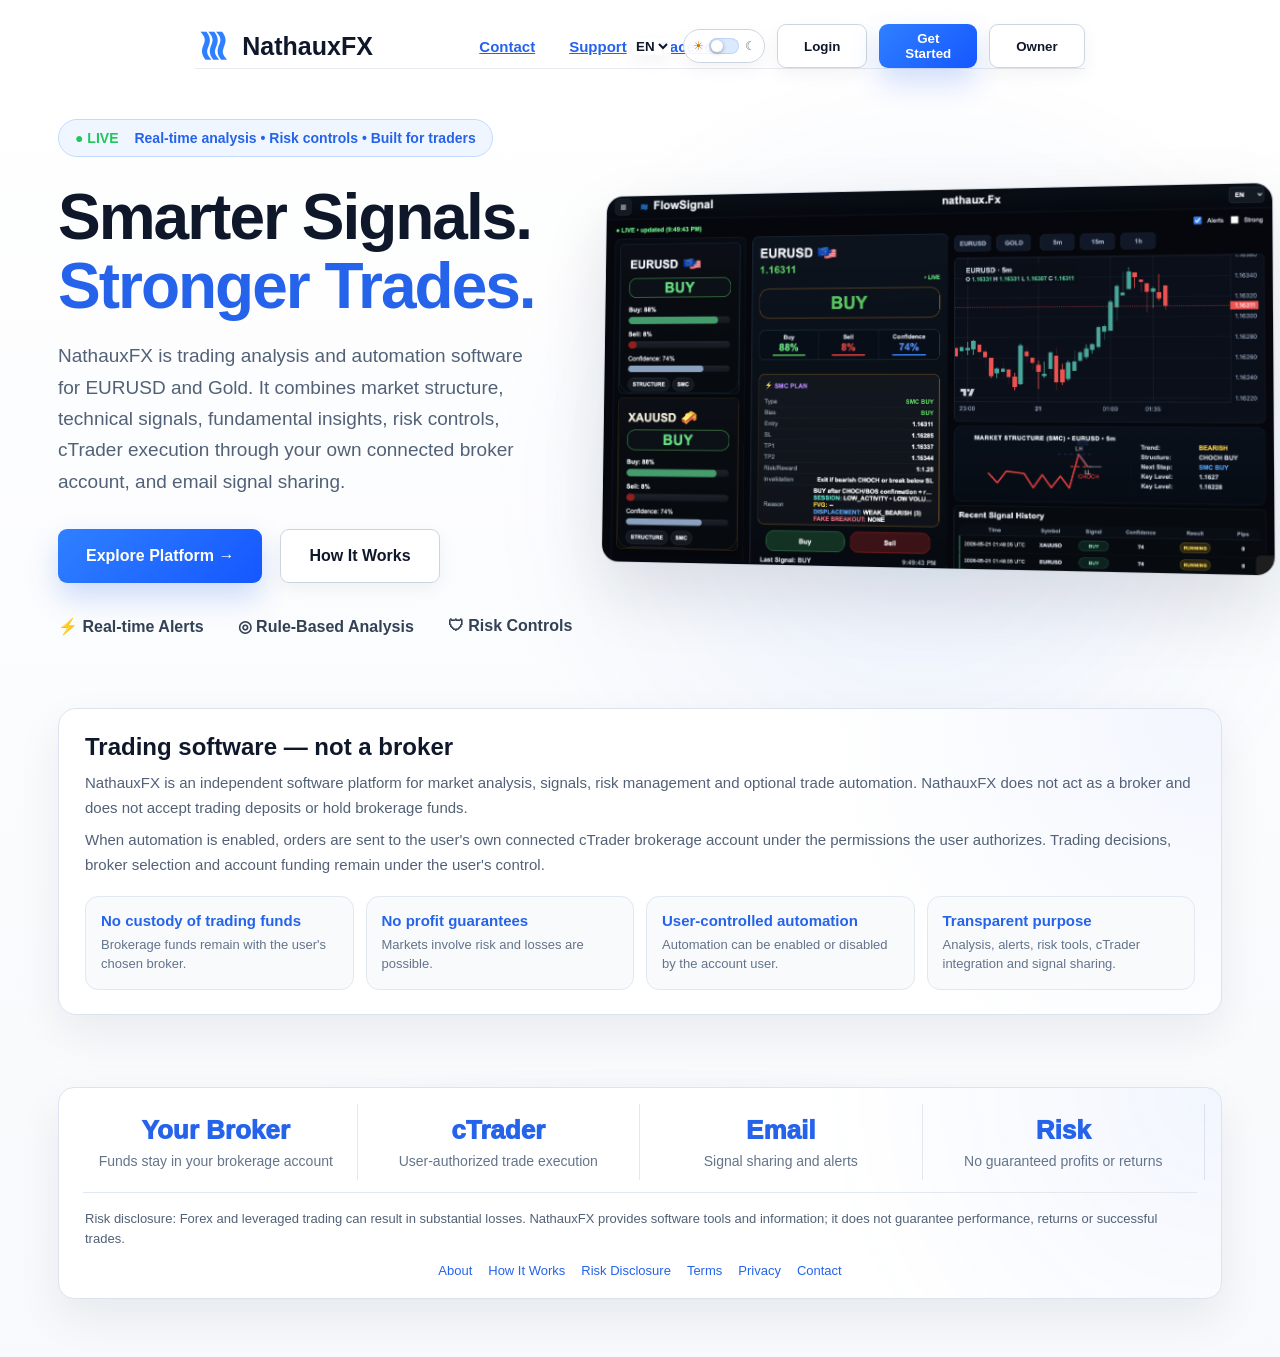
<file: Frontend/index.html>
<!DOCTYPE html>
<html lang="en">
<head>
  <meta charset="UTF-8">
  <meta name="viewport" content="width=device-width, initial-scale=1.0, maximum-scale=1.0, user-scalable=no">
  <title>NathauxFX | Trading Analysis & Automation Software</title>
  <meta name="description" content="NathauxFX is trading analysis and automation software for EURUSD and Gold, combining market structure, technical signals, fundamental insights, risk controls, cTrader execution through users' own broker accounts, and email signal sharing.">
  <meta name="robots" content="index,follow,max-image-preview:large">
  <link rel="canonical" href="https://nathauxfx.com/">
  <meta property="og:type" content="website">
  <meta property="og:title" content="NathauxFX | Trading Analysis & Automation Software">
  <meta property="og:description" content="Analyze EURUSD and Gold, use risk controls, connect your own cTrader broker account for user-authorized automation, and share signals by email.">
  <meta property="og:url" content="https://nathauxfx.com/">
  <meta property="og:site_name" content="NathauxFX">
  <meta name="twitter:card" content="summary">
  <link rel="stylesheet" href="style.css?v=61">
  <link rel="stylesheet" href="desktop.css?v=1" media="(min-width: 701px)">
  <link rel="stylesheet" href="phone.css?v=49" media="(max-width: 700px)">
  <script>
    (function(){
      var theme = 'dark';
      try {
        var saved = localStorage.getItem('nathauxfx_theme');
        if (saved === 'light' || saved === 'dark') theme = saved;
        else if (window.matchMedia && window.matchMedia('(prefers-color-scheme: light)').matches) theme = 'light';
      } catch (_error) {}
      document.documentElement.setAttribute('data-theme', theme);
    })();
  </script>
  <link rel="stylesheet" href="theme-auto.css?v=5">
  <script src="theme-toggle.js?v=2" defer></script>
  <style>
    html,body{margin:0;min-height:100%;background:#020812}
    body{overflow-x:hidden}
    .trust-section{max-width:1180px;margin:22px auto 0;padding:0 24px 34px;color:#dbe7f7}
    .trust-card{border:1px solid #1e3d63;background:linear-gradient(180deg,rgba(9,25,45,.96),rgba(5,16,31,.96));border-radius:18px;padding:24px 26px;box-shadow:0 18px 55px rgba(0,0,0,.24)}
    .trust-card h2{margin:0 0 10px;color:#fff;font-size:24px}
    .trust-card p{margin:8px 0;line-height:1.65;color:#b8c7da;font-size:15px}
    .trust-points{display:grid;grid-template-columns:repeat(4,minmax(0,1fr));gap:12px;margin-top:18px}
    .trust-point{border:1px solid #183654;background:#061425;border-radius:13px;padding:15px}
    .trust-point strong{display:block;color:#4d91ff;font-size:15px;margin-bottom:6px}
    .trust-point span{font-size:13px;line-height:1.5;color:#aebfd4}
    .legal-links{display:flex;flex-wrap:wrap;gap:16px;justify-content:center;margin-top:20px;font-size:13px}
    .legal-links a{color:#8db7ff;text-decoration:none}
    .legal-links a:hover{text-decoration:underline}
    .risk-note{margin-top:16px!important;padding-top:16px;border-top:1px solid #17324e;font-size:13px!important;color:#91a5bd!important}
    .hero-stats{height:auto!important;min-height:122px!important;padding-top:14px!important;padding-bottom:16px!important}
    .hero-stats>.risk-note{grid-column:1/-1;width:auto;margin:12px 24px 0!important;padding-top:16px!important;text-align:left;line-height:1.55}
    .hero-stats>.legal-links{grid-column:1/-1;margin-top:14px!important;padding:0 24px 2px!important;border-right:0!important;display:flex!important;flex-direction:row!important;align-items:center!important;justify-content:center!important;gap:16px!important}
    @media(max-width:800px){.trust-points{grid-template-columns:1fr 1fr}.trust-section{padding:0 15px 28px}}
    @media(max-width:700px){.hero-stats>.risk-note,.hero-stats>.legal-links{grid-column:1/-1}.hero-stats>.risk-note{margin:10px 10px 0!important}.hero-stats>.legal-links{padding:0 10px 4px!important;gap:12px!important}}
    @media(max-width:520px){.trust-points{grid-template-columns:1fr}.trust-card{padding:20px}.legal-links{gap:12px}}
  </style>
  <script type="application/ld+json">
  {
    "@context":"https://schema.org",
    "@type":"SoftwareApplication",
    "name":"NathauxFX",
    "url":"https://nathauxfx.com/",
    "applicationCategory":"FinanceApplication",
    "operatingSystem":"Web",
    "description":"Trading analysis and automation software for EURUSD and Gold with market structure, technical signals, fundamental insights, risk controls, cTrader integration through users' own broker accounts, and email signal sharing."
  }
  </script>
</head>
<body>
  <div id="landingPage" class="landing-page landing-pro">
    <nav class="landing-nav">
      <div class="landing-logo"><span class="logo-wave">≋</span><span>NathauxFX</span></div>
      <div class="landing-links">
        <a href="mailto:renathauxfx@outlook.com">Contact</a>
        <a href="mailto:flowsignal.contact@gmail.com">Support</a>
        <a href="https://www.facebook.com/profile.php?id=61569229928465" target="_blank" rel="noopener">Facebook</a>
      </div>
      <div class="landing-nav-actions">
        <select id="landingLang" aria-label="Language"><option value="EN">EN</option><option value="FR">FR</option><option value="ES">ES</option></select>
        <button id="themeToggle" class="theme-toggle" type="button" role="switch" aria-checked="false" aria-label="Switch to light mode" title="Switch to light mode">
          <span class="theme-icon theme-icon-sun" aria-hidden="true">☀</span>
          <span class="theme-toggle-track" aria-hidden="true"><span class="theme-toggle-knob"></span></span>
          <span class="theme-icon theme-icon-moon" aria-hidden="true">☾</span>
        </button>
        <button id="loginBtn" class="landing-login-btn" type="button">Login</button>
        <button id="signupBtn" class="landing-get-btn" type="button">Get Started</button>
        <button id="ownerBtn" class="landing-login-btn" type="button">Owner</button>
      </div>
    </nav>

    <section class="hero-section">
      <div class="hero-left">
        <div class="hero-pill"><span>● LIVE</span> Real-time analysis • Risk controls • Built for traders</div>
        <h1>Smarter Signals.<br><span>Stronger Trades.</span></h1>
        <p>NathauxFX is trading analysis and automation software for EURUSD and Gold. It combines market structure, technical signals, fundamental insights, risk controls, cTrader execution through your own connected broker account, and email signal sharing.</p>
        <div class="hero-actions">
          <button id="heroSignupBtn" class="hero-primary" type="button">Explore Platform →</button>
          <button id="featuresBtn" class="hero-secondary" type="button">How It Works</button>
        </div>
        <div class="hero-badges"><span>⚡ Real-time Alerts</span><span>◎ Rule-Based Analysis</span><span>🛡 Risk Controls</span></div>
      </div>
      <div class="hero-right"><img src="dashboard-preview.png" class="hero-dashboard-img" alt="NathauxFX trading dashboard"></div>
    </section>

    <section id="trust" class="trust-section">
      <div class="trust-card">
        <h2>Trading software — not a broker</h2>
        <p>NathauxFX is an independent software platform for market analysis, signals, risk management and optional trade automation. NathauxFX does not act as a broker and does not accept trading deposits or hold brokerage funds.</p>
        <p>When automation is enabled, orders are sent to the user's own connected cTrader brokerage account under the permissions the user authorizes. Trading decisions, broker selection and account funding remain under the user's control.</p>
        <div class="trust-points">
          <div class="trust-point"><strong>No custody of trading funds</strong><span>Brokerage funds remain with the user's chosen broker.</span></div>
          <div class="trust-point"><strong>No profit guarantees</strong><span>Markets involve risk and losses are possible.</span></div>
          <div class="trust-point"><strong>User-controlled automation</strong><span>Automation can be enabled or disabled by the account user.</span></div>
          <div class="trust-point"><strong>Transparent purpose</strong><span>Analysis, alerts, risk tools, cTrader integration and signal sharing.</span></div>
        </div>
      </div>
    </section>

    <section class="hero-stats" aria-label="Platform principles">
      <div><strong>Your Broker</strong><span>Funds stay in your brokerage account</span></div>
      <div><strong>cTrader</strong><span>User-authorized trade execution</span></div>
      <div><strong>Email</strong><span>Signal sharing and alerts</span></div>
      <div><strong>Risk</strong><span>No guaranteed profits or returns</span></div>
      <p class="risk-note">Risk disclosure: Forex and leveraged trading can result in substantial losses. NathauxFX provides software tools and information; it does not guarantee performance, returns or successful trades.</p>
      <div class="legal-links">
        <a href="/about.html">About</a>
        <a href="/how-it-works.html">How It Works</a>
        <a href="/risk-disclosure.html">Risk Disclosure</a>
        <a href="/terms.html">Terms</a>
        <a href="/privacy.html">Privacy</a>
        <a href="mailto:renathauxfx@outlook.com">Contact</a>
      </div>
    </section>

    <div class="mobile-footer">
      <a href="mailto:renathauxfx@outlook.com">Contact</a>
      <a href="mailto:flowsignal.contact@gmail.com">Support</a>
      <a href="/risk-disclosure.html">Risk</a>
      <a href="/privacy.html">Privacy</a>
    </div>
  </div>
  <script>
    (function(){
      'use strict';
      try{window.speechSynthesis?.cancel?.();}catch(_error){}
      sessionStorage.removeItem('flowsignal_public_home_mode');
      document.getElementById('loginBtn').onclick=()=>location.href='/account.html?mode=login';
      document.getElementById('signupBtn').onclick=()=>location.href='/account.html?mode=signup';
      document.getElementById('heroSignupBtn').onclick=()=>location.href='/account.html?mode=signup';
      document.getElementById('featuresBtn').onclick=()=>location.href='/how-it-works.html';
      document.getElementById('ownerBtn').onclick=()=>location.href='/owner.html';
    })();
  </script>
</body>
</html>
</file>
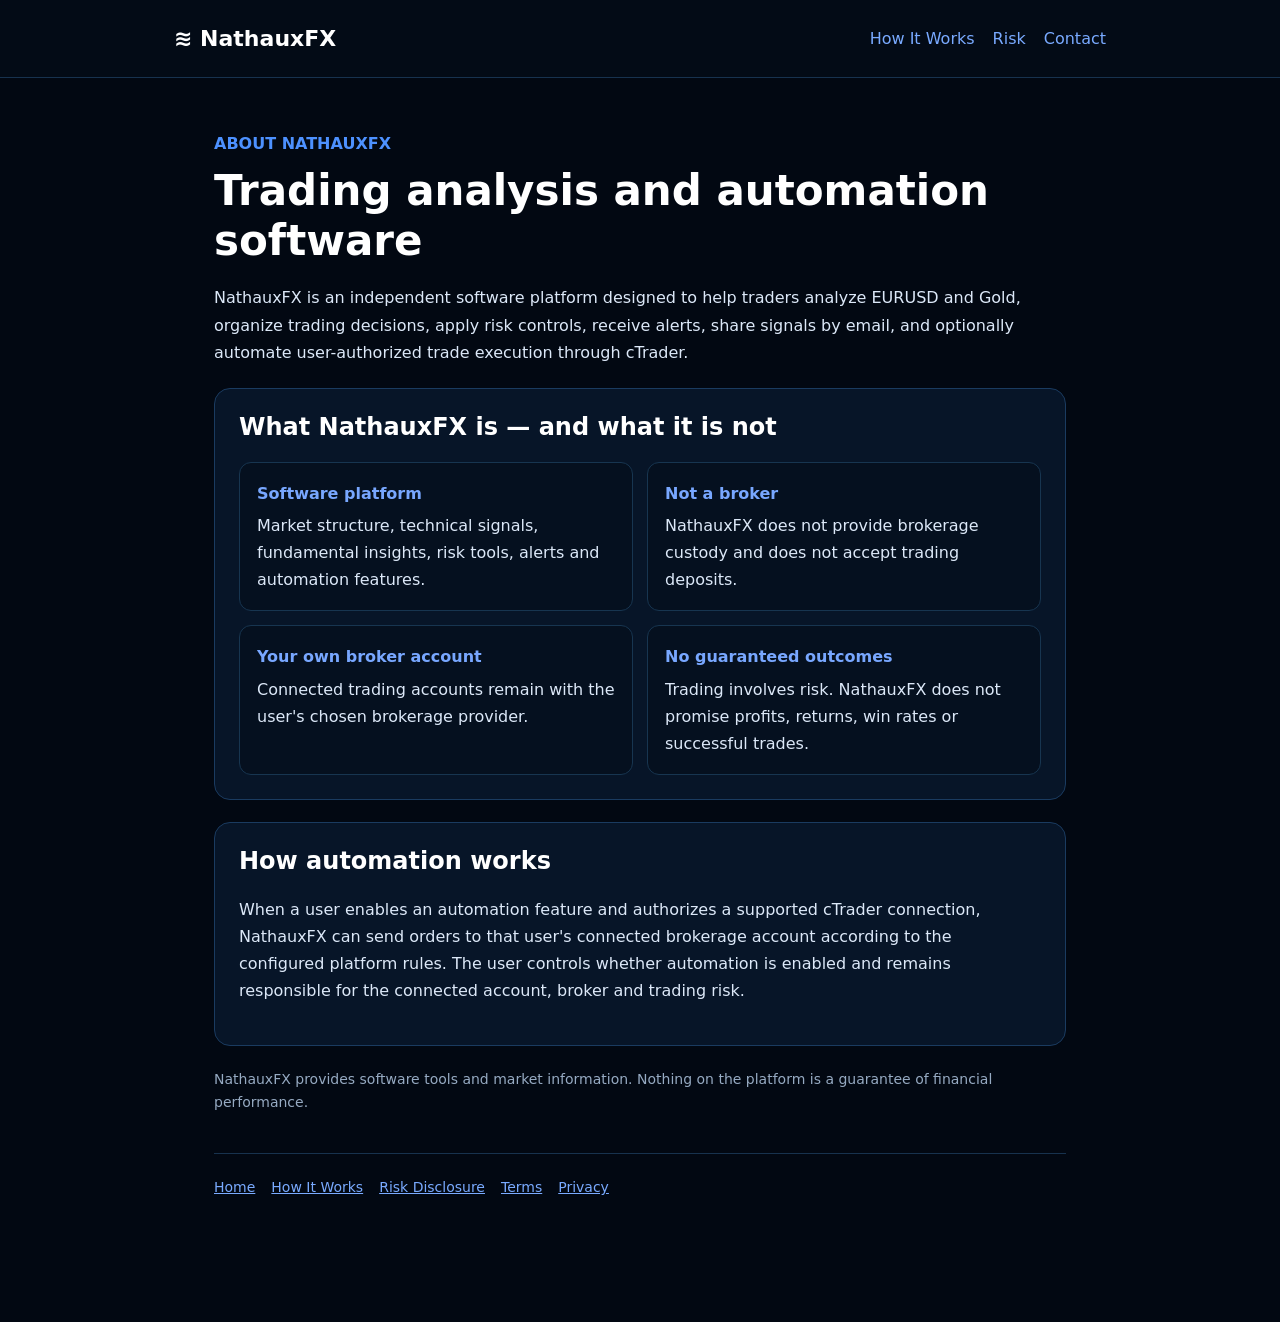
<file: Frontend/about.html>
<!DOCTYPE html>
<html lang="en">
<head>
  <meta charset="UTF-8">
  <meta name="viewport" content="width=device-width,initial-scale=1">
  <title>About NathauxFX | Trading Software</title>
  <meta name="description" content="Learn what NathauxFX is: independent trading analysis and automation software for EURUSD and Gold using users' own connected broker accounts.">
  <meta name="robots" content="index,follow">
  <link rel="canonical" href="https://nathauxfx.com/about.html">
  <style>
    *{box-sizing:border-box}body{margin:0;background:#020812;color:#dce8f8;font-family:Inter,system-ui,-apple-system,BlinkMacSystemFont,"Segoe UI",sans-serif;line-height:1.7}a{color:#79aaff}header{border-bottom:1px solid #17324e;background:#030b16}.nav{max-width:980px;margin:auto;padding:20px 24px;display:flex;justify-content:space-between;align-items:center}.brand{font-weight:800;color:#fff;font-size:22px;text-decoration:none}.nav a:not(.brand){text-decoration:none;margin-left:18px}.wrap{max-width:900px;margin:52px auto;padding:0 24px 70px}.eyebrow{color:#4d91ff;font-weight:700}.card{border:1px solid #1a3b60;background:#071528;border-radius:16px;padding:24px;margin:22px 0}h1,h2{color:#fff;line-height:1.2}h1{font-size:42px;margin:8px 0 18px}h2{margin-top:0}.grid{display:grid;grid-template-columns:1fr 1fr;gap:14px}.item{border:1px solid #173550;border-radius:12px;padding:17px;background:#05101f}.item strong{display:block;color:#78a7ff;margin-bottom:5px}.muted{color:#96aac2;font-size:14px}.footer{border-top:1px solid #17324e;padding-top:22px;margin-top:38px;display:flex;flex-wrap:wrap;gap:16px;font-size:14px}@media(max-width:650px){h1{font-size:34px}.grid{grid-template-columns:1fr}.nav{align-items:flex-start}.nav div{display:flex;flex-direction:column;gap:5px}.nav a:not(.brand){margin-left:0}}
  </style>
</head>
<body>
<header><div class="nav"><a class="brand" href="/">≋ NathauxFX</a><div><a href="/how-it-works.html">How It Works</a><a href="/risk-disclosure.html">Risk</a><a href="mailto:renathauxfx@outlook.com">Contact</a></div></div></header>
<main class="wrap">
  <div class="eyebrow">ABOUT NATHAUXFX</div>
  <h1>Trading analysis and automation software</h1>
  <p>NathauxFX is an independent software platform designed to help traders analyze EURUSD and Gold, organize trading decisions, apply risk controls, receive alerts, share signals by email, and optionally automate user-authorized trade execution through cTrader.</p>
  <div class="card">
    <h2>What NathauxFX is — and what it is not</h2>
    <div class="grid">
      <div class="item"><strong>Software platform</strong>Market structure, technical signals, fundamental insights, risk tools, alerts and automation features.</div>
      <div class="item"><strong>Not a broker</strong>NathauxFX does not provide brokerage custody and does not accept trading deposits.</div>
      <div class="item"><strong>Your own broker account</strong>Connected trading accounts remain with the user's chosen brokerage provider.</div>
      <div class="item"><strong>No guaranteed outcomes</strong>Trading involves risk. NathauxFX does not promise profits, returns, win rates or successful trades.</div>
    </div>
  </div>
  <div class="card">
    <h2>How automation works</h2>
    <p>When a user enables an automation feature and authorizes a supported cTrader connection, NathauxFX can send orders to that user's connected brokerage account according to the configured platform rules. The user controls whether automation is enabled and remains responsible for the connected account, broker and trading risk.</p>
  </div>
  <p class="muted">NathauxFX provides software tools and market information. Nothing on the platform is a guarantee of financial performance.</p>
  <div class="footer"><a href="/">Home</a><a href="/how-it-works.html">How It Works</a><a href="/risk-disclosure.html">Risk Disclosure</a><a href="/terms.html">Terms</a><a href="/privacy.html">Privacy</a></div>
</main>
</body>
</html>
</file>
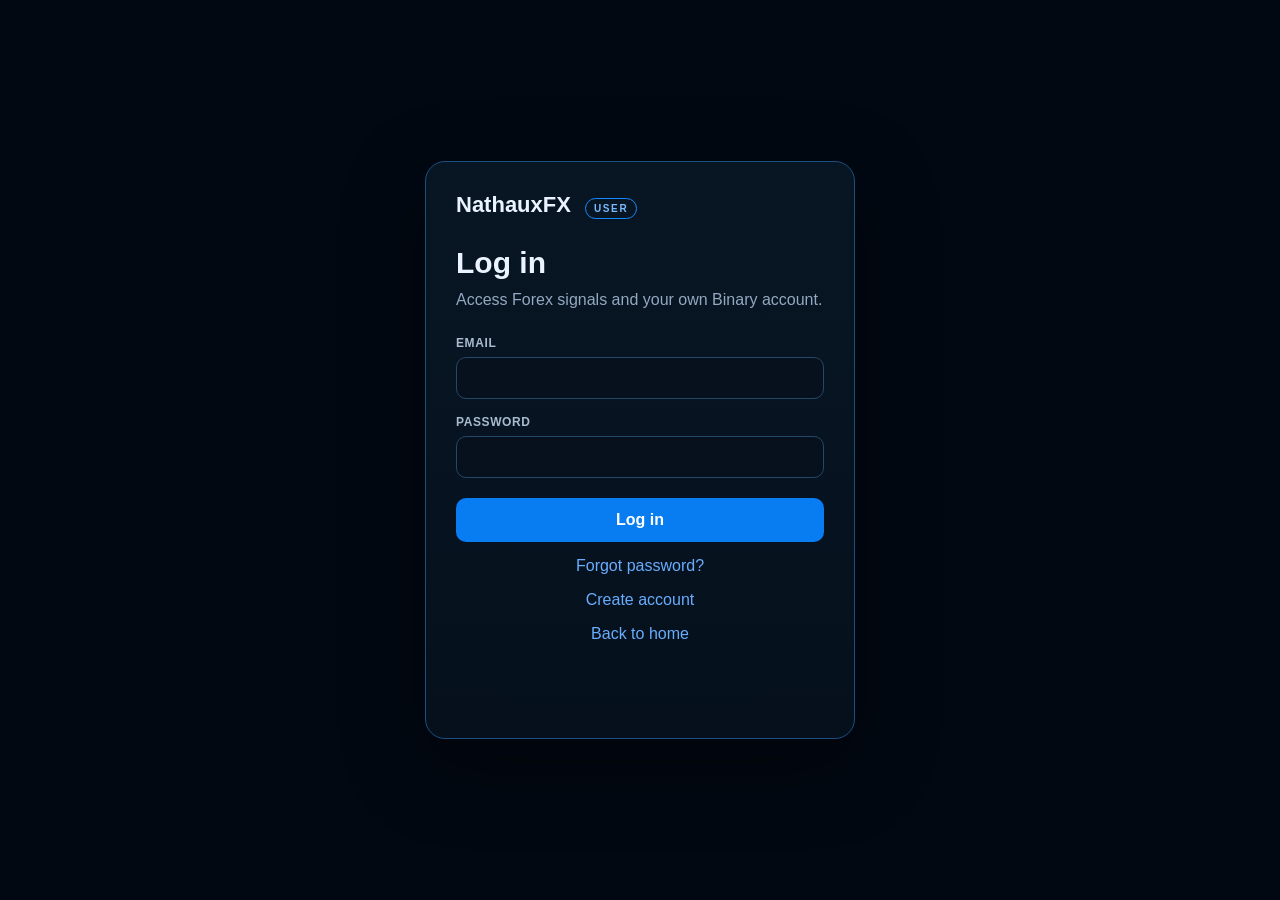
<file: Frontend/account.html>
<!doctype html>
<html lang="en">
<head>
  <meta charset="utf-8">
  <meta name="viewport" content="width=device-width,initial-scale=1">
  <title>NathauxFX Account</title>
  <style>
    :root{color-scheme:dark}*{box-sizing:border-box}body{margin:0;min-height:100vh;display:grid;place-items:center;background:#020812;color:#eaf3ff;font-family:Inter,Arial,sans-serif}.wrap{width:min(430px,calc(100vw - 32px));padding:30px;border:1px solid #1c4f7f;border-radius:20px;background:linear-gradient(180deg,#081624 0%,#05101c 100%);box-shadow:0 24px 80px rgba(0,0,0,.45)}.brand{font-size:22px;font-weight:800}.brand span{margin-left:8px;padding:4px 8px;border:1px solid #1688ff;border-radius:999px;color:#79baff;font-size:10px;letter-spacing:.16em}h1{margin:28px 0 8px;font-size:30px}.copy{margin:0 0 24px;color:#93a9c1;line-height:1.5}.form{display:grid;gap:16px}.field{display:grid;gap:7px;color:#a9bbce;font-size:12px;font-weight:700;letter-spacing:.05em;text-transform:uppercase}.field input{width:100%;padding:13px 14px;border:1px solid #244866;border-radius:10px;background:#07111e;color:#eef6ff;outline:none;font:inherit}.field input:focus{border-color:#1688ff;box-shadow:0 0 0 3px rgba(22,136,255,.13)}.otp-input{text-align:center!important;font-size:28px!important;font-weight:800!important;letter-spacing:10px!important;padding-left:24px!important}button{font:inherit}.submit{margin-top:4px;padding:13px;border:0;border-radius:10px;background:#087df2;color:#fff;font-weight:800;cursor:pointer}.submit:disabled{opacity:.55;cursor:wait}.link{width:100%;margin-top:14px;border:0;background:transparent;color:#69adff;cursor:pointer}.link:disabled{opacity:.5;cursor:wait}.error{min-height:20px;margin:12px 0 0;color:#ff7474;font-size:12px}.success{min-height:20px;margin:12px 0 0;color:#64d98b;font-size:12px}.hidden{display:none!important}.otp-meta{margin:-8px 0 2px;color:#7f97b0;font-size:12px;text-align:center}@media(max-width:600px){.wrap{padding:24px}h1{font-size:26px}}
  </style>
</head>
<body>
  <main class="wrap">
    <div class="brand">NathauxFX <span>USER</span></div>

    <section id="authPanel">
      <h1 id="title">Log in</h1>
      <p class="copy">Access Forex signals and your own Binary account.</p>
      <form id="form" class="form">
        <label class="field">Email<input id="email" type="email" autocomplete="email" required></label>
        <label class="field">Password<input id="password" type="password" minlength="10" autocomplete="current-password" required></label>
        <label id="confirmWrap" class="field hidden">Confirm password<input id="confirm" type="password" minlength="10" autocomplete="new-password"></label>
        <button id="submit" class="submit" type="submit">Log in</button>
      </form>
      <button id="forgot" class="link" type="button">Forgot password?</button>
      <button id="switch" class="link" type="button">Create account</button>
    </section>

    <section id="otpPanel" class="hidden">
      <h1>Check your email</h1>
      <p id="otpCopy" class="copy">We sent a 6-digit verification code.</p>
      <form id="otpForm" class="form">
        <label class="field">Verification code
          <input id="otpCode" class="otp-input" type="text" inputmode="numeric" autocomplete="one-time-code" maxlength="6" pattern="[0-9]{6}" placeholder="000000" required>
        </label>
        <div class="otp-meta">Code expires in 10 minutes.</div>
        <button id="verifyBtn" class="submit" type="submit">Verify email</button>
      </form>
      <button id="resendBtn" class="link" type="button">Resend code</button>
      <button id="changeEmailBtn" class="link" type="button">Use a different email</button>
    </section>

    <button id="home" class="link" type="button">Back to home</button>
    <p id="error" class="error"></p>
    <p id="success" class="success"></p>
  </main>
  <script>
    (function(){
      'use strict';
      const BACKEND='https://api.nathauxfx.com';
      const PUBLIC_HOME_KEY='flowsignal_public_home_mode';
      const TAB_SIGNED_OUT_KEY='flowsignal_tab_signed_out';
      const USER_SESSION_KEY='flowsignal_user_session_token';
      const PERSISTED_USER_SESSION_KEY='flowsignal_user_session_persist';
      const TAB_WINDOW_PREFIX='flowsignal-tab:';
      function ensureTabId(){
        const current=String(window.name||'');
        if(current.startsWith(TAB_WINDOW_PREFIX)&&current.length>TAB_WINDOW_PREFIX.length)return current.slice(TAB_WINDOW_PREFIX.length);
        const id=(crypto.randomUUID?.()||`${Date.now().toString(36)}-${Math.random().toString(36).slice(2)}`);
        window.name=TAB_WINDOW_PREFIX+id;
        return id;
      }
      const params=new URLSearchParams(location.search);
      let signup=params.get('mode')==='signup';
      let pendingEmail='';
      let resendTimer=null;
      const title=document.getElementById('title');
      const authPanel=document.getElementById('authPanel');
      const otpPanel=document.getElementById('otpPanel');
      const form=document.getElementById('form');
      const otpForm=document.getElementById('otpForm');
      const email=document.getElementById('email');
      const password=document.getElementById('password');
      const confirm=document.getElementById('confirm');
      const confirmWrap=document.getElementById('confirmWrap');
      const submit=document.getElementById('submit');
      const switchBtn=document.getElementById('switch');
      const forgotBtn=document.getElementById('forgot');
      const home=document.getElementById('home');
      const error=document.getElementById('error');
      const success=document.getElementById('success');
      const otpCode=document.getElementById('otpCode');
      const otpCopy=document.getElementById('otpCopy');
      const verifyBtn=document.getElementById('verifyBtn');
      const resendBtn=document.getElementById('resendBtn');
      const changeEmailBtn=document.getElementById('changeEmailBtn');

      function detailCode(data){
        if(typeof data?.detail==='string')return data.detail;
        if(data?.detail&&typeof data.detail==='object')return data.detail.code||'AUTHENTICATION_FAILED';
        return 'AUTHENTICATION_FAILED';
      }
      function friendly(value){return String(value||'Something went wrong').replaceAll('_',' ').toLowerCase().replace(/^./,c=>c.toUpperCase());}
      function clearMessages(){error.textContent='';success.textContent='';}
      function finishSession(data){
        if(!data.session_token)throw new Error('SESSION_TOKEN_MISSING');
        const tabId=ensureTabId();
        sessionStorage.setItem(USER_SESSION_KEY,String(data.session_token));
        localStorage.setItem(`flowsignal_tab_user_session:${tabId}`,JSON.stringify({token:String(data.session_token),csrf:String(data.csrf_token||'')}));
        localStorage.setItem(PERSISTED_USER_SESSION_KEY,JSON.stringify({token:String(data.session_token),csrf:String(data.csrf_token||''),saved_at:Date.now()}));
        sessionStorage.removeItem(PUBLIC_HOME_KEY);
        sessionStorage.removeItem(TAB_SIGNED_OUT_KEY);
        sessionStorage.setItem('flowsignal_user_portal_intent','1');
        if(data.csrf_token)sessionStorage.setItem('flowsignal_csrf_token',String(data.csrf_token));
        location.replace('/app?user=1');
      }
      function render(){
        authPanel.classList.remove('hidden');
        otpPanel.classList.add('hidden');
        title.textContent=signup?'Create account':'Log in';
        submit.textContent=signup?'Create account':'Log in';
        switchBtn.textContent=signup?'Already have an account? Log in':'Create account';
        forgotBtn.classList.toggle('hidden',signup);
        confirmWrap.classList.toggle('hidden',!signup);
        password.autocomplete=signup?'new-password':'current-password';
        pendingEmail='';
        clearMessages();
        if(params.get('reset')==='1'&&!signup)success.textContent='Password reset. Log in with your new password.';
        if(params.get('expired')==='1'&&!signup)error.textContent='Your session expired. Log in again to continue.';
      }
      function startResendCountdown(seconds=60){
        if(resendTimer)clearInterval(resendTimer);
        let left=Math.max(0,Number(seconds)||60);
        resendBtn.disabled=left>0;
        const draw=()=>{resendBtn.textContent=left>0?`Resend code in ${left}s`:'Resend code';resendBtn.disabled=left>0;};
        draw();
        resendTimer=setInterval(()=>{left-=1;draw();if(left<=0){clearInterval(resendTimer);resendTimer=null;}},1000);
      }
      function showOtp(actualEmail,maskedEmail,resendAfter=60){
        pendingEmail=String(actualEmail||'').trim().toLowerCase();
        authPanel.classList.add('hidden');
        otpPanel.classList.remove('hidden');
        otpCopy.textContent=`We sent a 6-digit code to ${maskedEmail||pendingEmail}.`;
        otpCode.value='';
        clearMessages();
        startResendCountdown(resendAfter);
        setTimeout(()=>otpCode.focus(),50);
      }

      switchBtn.addEventListener('click',()=>{signup=!signup;history.replaceState(null,'',`/account.html?mode=${signup?'signup':'login'}`);render();});
      forgotBtn.addEventListener('click',()=>location.href='/reset-password.html');
      changeEmailBtn.addEventListener('click',()=>render());
      home.addEventListener('click',()=>{
        sessionStorage.removeItem(PUBLIC_HOME_KEY);
        sessionStorage.removeItem('flowsignal_tab_role');
        location.replace('/');
      });

      form.addEventListener('submit',async(event)=>{
        event.preventDefault();
        if(signup&&password.value!==confirm.value){error.textContent='Passwords do not match.';return;}
        submit.disabled=true;clearMessages();
        try{
          const response=await fetch(`${BACKEND}/auth/${signup?'signup':'login'}`,{
            method:'POST',headers:{'Content-Type':'application/json'},
            body:JSON.stringify({email:email.value.trim(),password:password.value})
          });
          const data=await response.json().catch(()=>({}));
          const verificationDetail=data?.detail&&typeof data.detail==='object'?data.detail:null;
          if(response.status===403&&verificationDetail?.code==='EMAIL_VERIFICATION_REQUIRED'){
            showOtp(email.value,verificationDetail.email,60);
            return;
          }
          if(!response.ok)throw new Error(detailCode(data));
          if(data.verification_required){
            showOtp(email.value,data.email,data.resend_after||60);
            return;
          }
          finishSession(data);
        }catch(err){error.textContent=friendly(err.message||'Authentication failed');}finally{submit.disabled=false;}
      });

      otpForm.addEventListener('submit',async(event)=>{
        event.preventDefault();
        const code=otpCode.value.replace(/\D/g,'').slice(0,6);
        if(code.length!==6){error.textContent='Enter the 6-digit code.';return;}
        verifyBtn.disabled=true;clearMessages();
        try{
          const response=await fetch(`${BACKEND}/auth/verify-email`,{
            method:'POST',headers:{'Content-Type':'application/json'},
            body:JSON.stringify({email:pendingEmail,code})
          });
          const data=await response.json().catch(()=>({}));
          if(!response.ok)throw new Error(detailCode(data));
          success.textContent='Email verified. Opening NathauxFX…';
          finishSession(data);
        }catch(err){error.textContent=friendly(err.message||'Verification failed');}finally{verifyBtn.disabled=false;}
      });

      resendBtn.addEventListener('click',async()=>{
        if(!pendingEmail)return;
        resendBtn.disabled=true;clearMessages();
        try{
          const response=await fetch(`${BACKEND}/auth/resend-verification`,{
            method:'POST',headers:{'Content-Type':'application/json'},
            body:JSON.stringify({email:pendingEmail})
          });
          const data=await response.json().catch(()=>({}));
          if(!response.ok)throw new Error(detailCode(data));
          success.textContent='A new verification code was sent.';
          startResendCountdown(data.resend_after||60);
        }catch(err){
          const code=String(err.message||'');
          error.textContent=code==='VERIFICATION_CODE_COOLDOWN'?'Please wait before requesting another code.':friendly(code||'Could not resend code');
          if(code==='VERIFICATION_CODE_COOLDOWN')startResendCountdown(60);else resendBtn.disabled=false;
        }
      });

      otpCode.addEventListener('input',()=>{otpCode.value=otpCode.value.replace(/\D/g,'').slice(0,6);});
      render();
    })();
  </script>
</body>
</html>
</file>
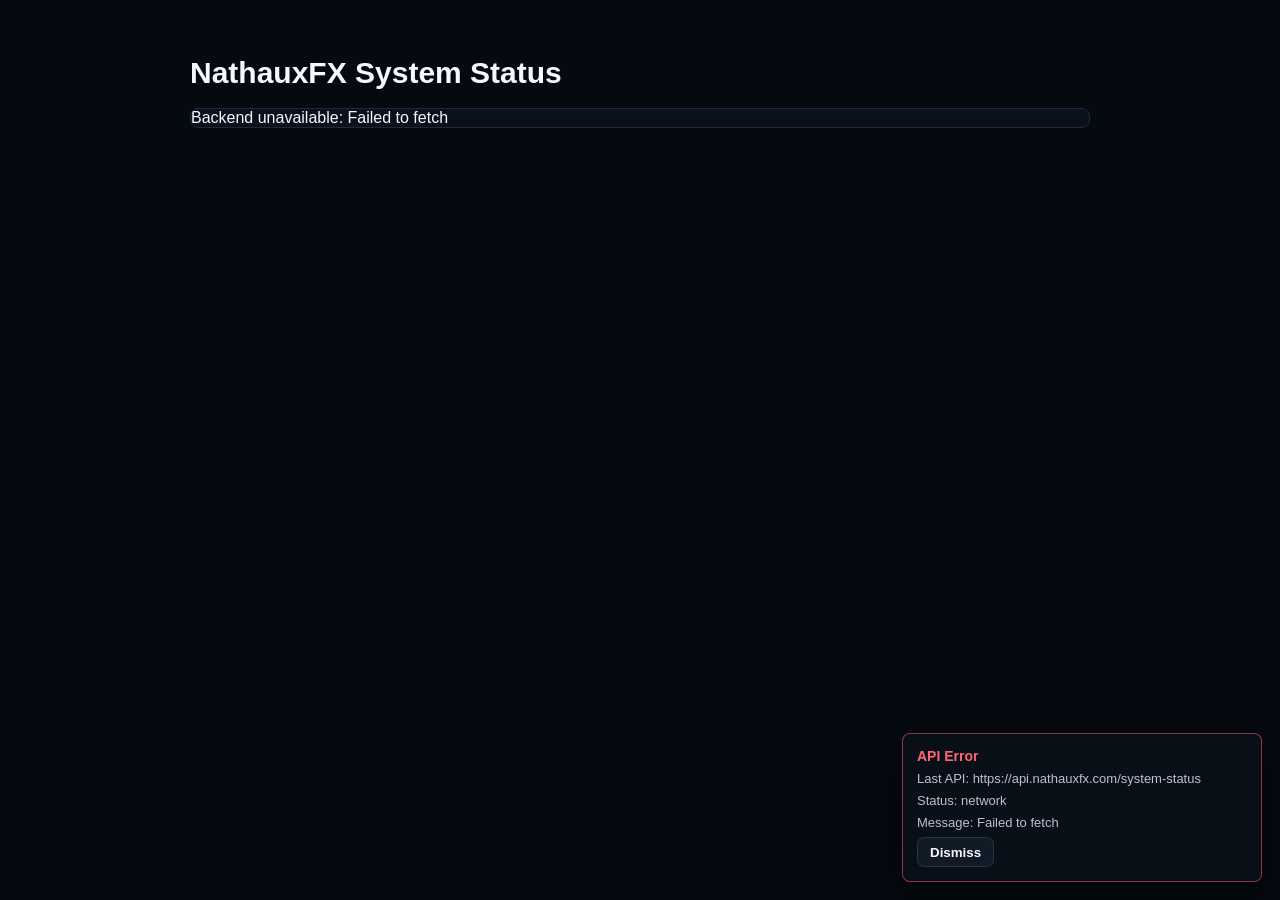
<file: Frontend/health.html>
<!DOCTYPE html>
<html lang="en">
<head>
  <meta charset="UTF-8" />
  <meta name="viewport" content="width=device-width, initial-scale=1.0" />
  <title>NathauxFX Health</title>
  <link rel="stylesheet" href="style.css?v=22" />
</head>
<body class="fit-mode health-page">
  <main class="health-shell">
    <h1>NathauxFX System Status</h1>
    <section id="healthStatus" class="health-card">Loading backend-authoritative status...</section>
  </main>
  <script src="apiClient.js?v=1"></script>
  <script>
    const baseUrl = location.hostname === "127.0.0.1" || location.hostname === "localhost"
      ? "http://127.0.0.1:8001"
      : "https://api.nathauxfx.com";

    const value = (input, fallback = "--") =>
      input === null || input === undefined || input === "" ? fallback : input;
    const onOff = (input) => input ? "ON" : "OFF";
    const age = (input) => input === null || input === undefined
      ? "--" : `${Number(input).toFixed(1)}s ago`;

    const access = (() => {
      try { return JSON.parse(localStorage.getItem("flowsignal_access") || "null"); }
      catch (_) { return null; }
    })();
    const frontendAuthenticated = Boolean(
      access?.granted || ["user", "admin"].includes(localStorage.getItem("flowsignal_role"))
    );

    fetch(`${baseUrl}/system-status`, { cache: "no-store", timeoutMs: 12000 })
      .then((response) => response.json())
      .then((data) => {
        const auto = data.auto_trade || {};
        const broker = data.broker || {};
        const engine = data.trading_engine || {};
        const eurusd = data.market_data?.EURUSD || {};
        const xauusd = data.market_data?.XAUUSD || {};
        const limits = data.limits || {};
        const changes = data.recent_auto_trade_changes || [];
        document.getElementById("healthStatus").innerHTML = `
          <div><strong>Backend online</strong><span>${data.backend_online ? "Yes" : "No"}</span></div>
          <div><strong>Frontend authenticated</strong><span>${frontendAuthenticated ? "Yes" : "No"}</span></div>
          <div><strong>Data transport</strong><span>${value(data.data_transport, "REST polling")} · WebSocket ${data.frontend_websocket_expected ? "connected" : "not used"}</span></div>
          <div><strong>Trading engine</strong><span>${engine.running ? "RUNNING" : "STOPPED"} · heartbeat ${age(engine.heartbeat_age_seconds)}</span></div>
          <div><strong>Browser required</strong><span>${engine.browser_required ? "Yes" : "No"}</span></div>
          <div><strong>Auto Trade preference</strong><span>Paper ${onOff(auto.paper_enabled)} · LIVE ${onOff(auto.live_enabled)}</span></div>
          <div><strong>LIVE execution</strong><span>${auto.live_execution_active ? "ACTIVE" : auto.live_execution_paused ? "PAUSED" : "OFF"}</span></div>
          <div><strong>Persistence</strong><span>${value(auto.persistence?.backend)} · deployment durable: ${auto.persistence?.durable_across_deployments ? "Yes" : "No"}</span></div>
          <div><strong>Last Auto change</strong><span>${value(auto.updated_at)} · ${value(auto.updated_by)} · ${value(auto.request_source)}</span></div>
          <div><strong>cTrader</strong><span>${broker.authorized ? "Authorized" : "Not authorized"} · ${broker.execution_ready ? "execution ready" : "not ready"} · owner ${value(broker.connection_owner)}</span></div>
          <div><strong>Broker heartbeat</strong><span>${value(broker.last_heartbeat)}</span></div>
          <div><strong>Active account</strong><span>${value(broker.account_id)} · ${value(broker.environment)}</span></div>
          <div><strong>EURUSD data</strong><span>${value(eurusd.signal)} · signal ${value(eurusd.last_signal_timestamp)} · M5 ${value(eurusd.latest_5m_time)} · M15 ${value(eurusd.latest_15m_time)} · H1 ${value(eurusd.latest_1h_time)}</span></div>
          <div><strong>XAUUSD data</strong><span>${value(xauusd.signal)} · signal ${value(xauusd.last_signal_timestamp)} · M5 ${value(xauusd.latest_5m_time)} · M15 ${value(xauusd.latest_15m_time)} · H1 ${value(xauusd.latest_1h_time)}</span></div>
          <div><strong>Last strategy check</strong><span>${value(data.last_strategy_check?.timestamp)} · ${value(data.last_strategy_check?.symbol)} · ${value(data.last_strategy_check?.reason)}</span></div>
          <div><strong>Last valid setup</strong><span>${value(data.last_valid_setup?.timestamp)} · ${value(data.last_valid_setup?.symbol)} ${value(data.last_valid_setup?.signal, "")}</span></div>
          <div><strong>Last order attempt</strong><span>${value(data.last_order_attempt?.timestamp)} · ${value(data.last_order_attempt?.symbol)} ${value(data.last_order_attempt?.side, "")}</span></div>
          <div><strong>Last broker response</strong><span>${value(data.last_broker_response?.timestamp)} · ${value(data.last_broker_response?.reason, data.last_broker_response?.ok ? "Accepted" : "--")}</span></div>
          <div><strong>Current blocks</strong><span>EURUSD: ${value(data.block_reasons?.EURUSD?.reason)} · XAUUSD: ${value(data.block_reasons?.XAUUSD?.reason)}</span></div>
          <div><strong>Daily usage</strong><span>${value(limits.daily_total_pl, 0)} / ${value(limits.max_daily_loss, "disabled")} · reset 5:00 p.m. New York</span></div>
          <div><strong>Weekly usage</strong><span>${value(limits.weekly_total_pl, 0)} / ${value(limits.max_weekly_loss, "disabled")}</span></div>
          <div><strong>Recent Auto changes</strong><span>${changes.length ? changes.map((change) => `${change.timestamp}: ${change.mode} ${onOff(change.new_enabled)}`).join(" · ") : "None recorded yet"}</span></div>
        `;
      })
      .catch((error) => {
        document.getElementById("healthStatus").textContent = `Backend unavailable: ${error.message}`;
      });
  </script>
</body>
</html>
</file>
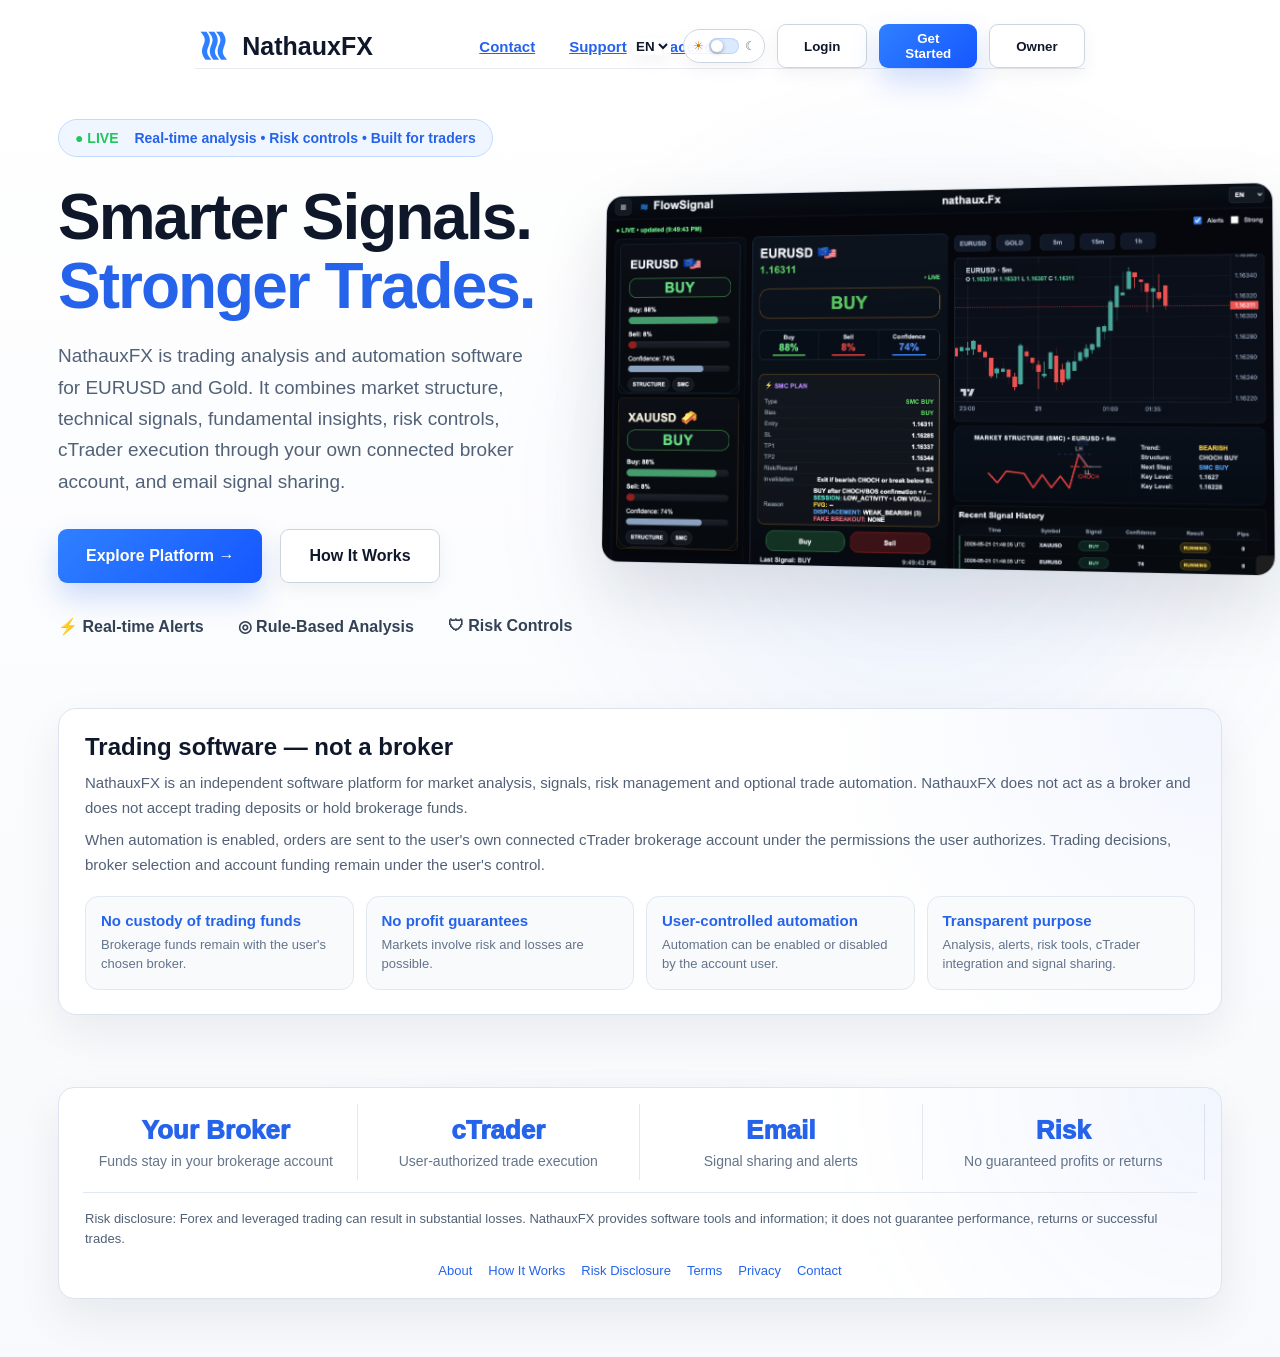
<file: Frontend/home.html>
<!DOCTYPE html>
<html lang="en">
<head>
  <meta charset="UTF-8">
  <meta name="viewport" content="width=device-width, initial-scale=1.0, maximum-scale=1.0, user-scalable=no">
  <title>NathauxFX | Trading Analysis & Automation Software</title>
  <meta name="description" content="NathauxFX is trading analysis and automation software for EURUSD and Gold, combining market structure, technical signals, fundamental insights, risk controls, cTrader execution through users' own broker accounts, and email signal sharing.">
  <meta name="robots" content="index,follow,max-image-preview:large">
  <link rel="canonical" href="https://nathauxfx.com/">
  <meta property="og:type" content="website">
  <meta property="og:title" content="NathauxFX | Trading Analysis & Automation Software">
  <meta property="og:description" content="Analyze EURUSD and Gold, use risk controls, connect your own cTrader broker account for user-authorized automation, and share signals by email.">
  <meta property="og:url" content="https://nathauxfx.com/">
  <meta property="og:site_name" content="NathauxFX">
  <link rel="stylesheet" href="style.css?v=61">
  <link rel="stylesheet" href="desktop.css?v=1" media="(min-width: 701px)">
  <link rel="stylesheet" href="phone.css?v=49" media="(max-width: 700px)">
  <script>
    (function(){
      var theme = 'dark';
      try {
        var saved = localStorage.getItem('nathauxfx_theme');
        if (saved === 'light' || saved === 'dark') theme = saved;
        else if (window.matchMedia && window.matchMedia('(prefers-color-scheme: light)').matches) theme = 'light';
      } catch (_error) {}
      document.documentElement.setAttribute('data-theme', theme);
    })();
  </script>
  <link rel="stylesheet" href="theme-auto.css?v=5">
  <script src="theme-toggle.js?v=2" defer></script>
  <style>
    html,body{margin:0;min-height:100%;background:#020812}
    body{overflow-x:hidden}
    .trust-section{max-width:1180px;margin:22px auto 0;padding:0 24px 34px;color:#dbe7f7}
    .trust-card{border:1px solid #1e3d63;background:linear-gradient(180deg,rgba(9,25,45,.96),rgba(5,16,31,.96));border-radius:18px;padding:24px 26px;box-shadow:0 18px 55px rgba(0,0,0,.24)}
    .trust-card h2{margin:0 0 10px;color:#fff;font-size:24px}.trust-card p{margin:8px 0;line-height:1.65;color:#b8c7da;font-size:15px}
    .trust-points{display:grid;grid-template-columns:repeat(4,minmax(0,1fr));gap:12px;margin-top:18px}
    .trust-point{border:1px solid #183654;background:#061425;border-radius:13px;padding:15px}.trust-point strong{display:block;color:#4d91ff;font-size:15px;margin-bottom:6px}.trust-point span{font-size:13px;line-height:1.5;color:#aebfd4}
    .legal-links{display:flex;flex-wrap:wrap;gap:16px;justify-content:center;margin-top:20px;font-size:13px}.legal-links a{color:#8db7ff;text-decoration:none}.legal-links a:hover{text-decoration:underline}
    .risk-note{margin-top:16px!important;padding-top:16px;border-top:1px solid #17324e;font-size:13px!important;color:#91a5bd!important}
    .hero-stats{height:auto!important;min-height:122px!important;padding-top:14px!important;padding-bottom:16px!important}
    .hero-stats>.risk-note{grid-column:1/-1;width:auto;margin:12px 24px 0!important;padding-top:16px!important;text-align:left;line-height:1.55}
    .hero-stats>.legal-links{grid-column:1/-1;margin-top:14px!important;padding:0 24px 2px!important;border-right:0!important;display:flex!important;flex-direction:row!important;align-items:center!important;justify-content:center!important;gap:16px!important}
    @media(max-width:800px){.trust-points{grid-template-columns:1fr 1fr}.trust-section{padding:0 15px 28px}}
    @media(max-width:700px){.hero-stats>.risk-note,.hero-stats>.legal-links{grid-column:1/-1}.hero-stats>.risk-note{margin:10px 10px 0!important}.hero-stats>.legal-links{padding:0 10px 4px!important;gap:12px!important}}
    @media(max-width:520px){.trust-points{grid-template-columns:1fr}.trust-card{padding:20px}.legal-links{gap:12px}}
  </style>
</head>
<body>
  <div id="landingPage" class="landing-page landing-pro">
    <nav class="landing-nav">
      <div class="landing-logo"><span class="logo-wave">≋</span><span>NathauxFX</span></div>
      <div class="landing-links">
        <a href="mailto:renathauxfx@outlook.com">Contact</a>
        <a href="mailto:flowsignal.contact@gmail.com">Support</a>
        <a href="https://www.facebook.com/profile.php?id=61569229928465" target="_blank" rel="noopener">Facebook</a>
      </div>
      <div class="landing-nav-actions">
        <select id="landingLang" aria-label="Language"><option value="EN">EN</option><option value="FR">FR</option><option value="ES">ES</option></select>
        <button id="themeToggle" class="theme-toggle" type="button" role="switch" aria-checked="false" aria-label="Switch to light mode" title="Switch to light mode">
          <span class="theme-icon theme-icon-sun" aria-hidden="true">☀</span>
          <span class="theme-toggle-track" aria-hidden="true"><span class="theme-toggle-knob"></span></span>
          <span class="theme-icon theme-icon-moon" aria-hidden="true">☾</span>
        </button>
        <button id="loginBtn" class="landing-login-btn" type="button">Login</button>
        <button id="signupBtn" class="landing-get-btn" type="button">Get Started</button>
        <button id="ownerBtn" class="landing-login-btn" type="button">Owner</button>
      </div>
    </nav>

    <section class="hero-section">
      <div class="hero-left">
        <div class="hero-pill"><span>● LIVE</span> Real-time analysis • Risk controls • Built for traders</div>
        <h1>Smarter Signals.<br><span>Stronger Trades.</span></h1>
        <p>NathauxFX is trading analysis and automation software for EURUSD and Gold. It combines market structure, technical signals, fundamental insights, risk controls, cTrader execution through your own connected broker account, and email signal sharing.</p>
        <div class="hero-actions">
          <button id="heroSignupBtn" class="hero-primary" type="button">Explore Platform →</button>
          <button id="featuresBtn" class="hero-secondary" type="button">How It Works</button>
        </div>
        <div class="hero-badges"><span>⚡ Real-time Alerts</span><span>◎ Rule-Based Analysis</span><span>🛡 Risk Controls</span></div>
      </div>
      <div class="hero-right"><img src="dashboard-preview.png" class="hero-dashboard-img" alt="NathauxFX trading dashboard"></div>
    </section>

    <section id="trust" class="trust-section">
      <div class="trust-card">
        <h2>Trading software — not a broker</h2>
        <p>NathauxFX is an independent software platform for market analysis, signals, risk management and optional trade automation. NathauxFX does not act as a broker and does not accept trading deposits or hold brokerage funds.</p>
        <p>When automation is enabled, orders are sent to the user's own connected cTrader brokerage account under the permissions the user authorizes. Trading decisions, broker selection and account funding remain under the user's control.</p>
        <div class="trust-points">
          <div class="trust-point"><strong>No custody of trading funds</strong><span>Brokerage funds remain with the user's chosen broker.</span></div>
          <div class="trust-point"><strong>No profit guarantees</strong><span>Markets involve risk and losses are possible.</span></div>
          <div class="trust-point"><strong>User-controlled automation</strong><span>Automation can be enabled or disabled by the account user.</span></div>
          <div class="trust-point"><strong>Transparent purpose</strong><span>Analysis, alerts, risk tools, cTrader integration and signal sharing.</span></div>
        </div>
      </div>
    </section>

    <section class="hero-stats" aria-label="Platform principles">
      <div><strong>Your Broker</strong><span>Funds stay in your brokerage account</span></div>
      <div><strong>cTrader</strong><span>User-authorized trade execution</span></div>
      <div><strong>Email</strong><span>Signal sharing and alerts</span></div>
      <div><strong>Risk</strong><span>No guaranteed profits or returns</span></div>
      <p class="risk-note">Risk disclosure: Forex and leveraged trading can result in substantial losses. NathauxFX provides software tools and information; it does not guarantee performance, returns or successful trades.</p>
      <div class="legal-links">
        <a href="/about.html">About</a><a href="/how-it-works.html">How It Works</a><a href="/risk-disclosure.html">Risk Disclosure</a><a href="/terms.html">Terms</a><a href="/privacy.html">Privacy</a><a href="mailto:renathauxfx@outlook.com">Contact</a>
      </div>
    </section>

    <div class="mobile-footer">
      <a href="mailto:renathauxfx@outlook.com">Contact</a><a href="mailto:flowsignal.contact@gmail.com">Support</a><a href="/risk-disclosure.html">Risk</a><a href="/privacy.html">Privacy</a>
    </div>
  </div>
  <script>
    (function(){
      'use strict';
      sessionStorage.removeItem('flowsignal_public_home_mode');
      if(window.speechSynthesis) window.speechSynthesis.cancel();
      document.getElementById('loginBtn').onclick=()=>location.href='/account.html?mode=login';
      document.getElementById('signupBtn').onclick=()=>location.href='/account.html?mode=signup';
      document.getElementById('heroSignupBtn').onclick=()=>location.href='/account.html?mode=signup';
      document.getElementById('featuresBtn').onclick=()=>location.href='/how-it-works.html';
      document.getElementById('ownerBtn').onclick=()=>{
        sessionStorage.removeItem('flowsignal_tab_signed_out');
        sessionStorage.removeItem('flowsignal_public_home_mode');
        location.href='/owner.html';
      };
    })();
  </script>
</body>
</html>
</file>
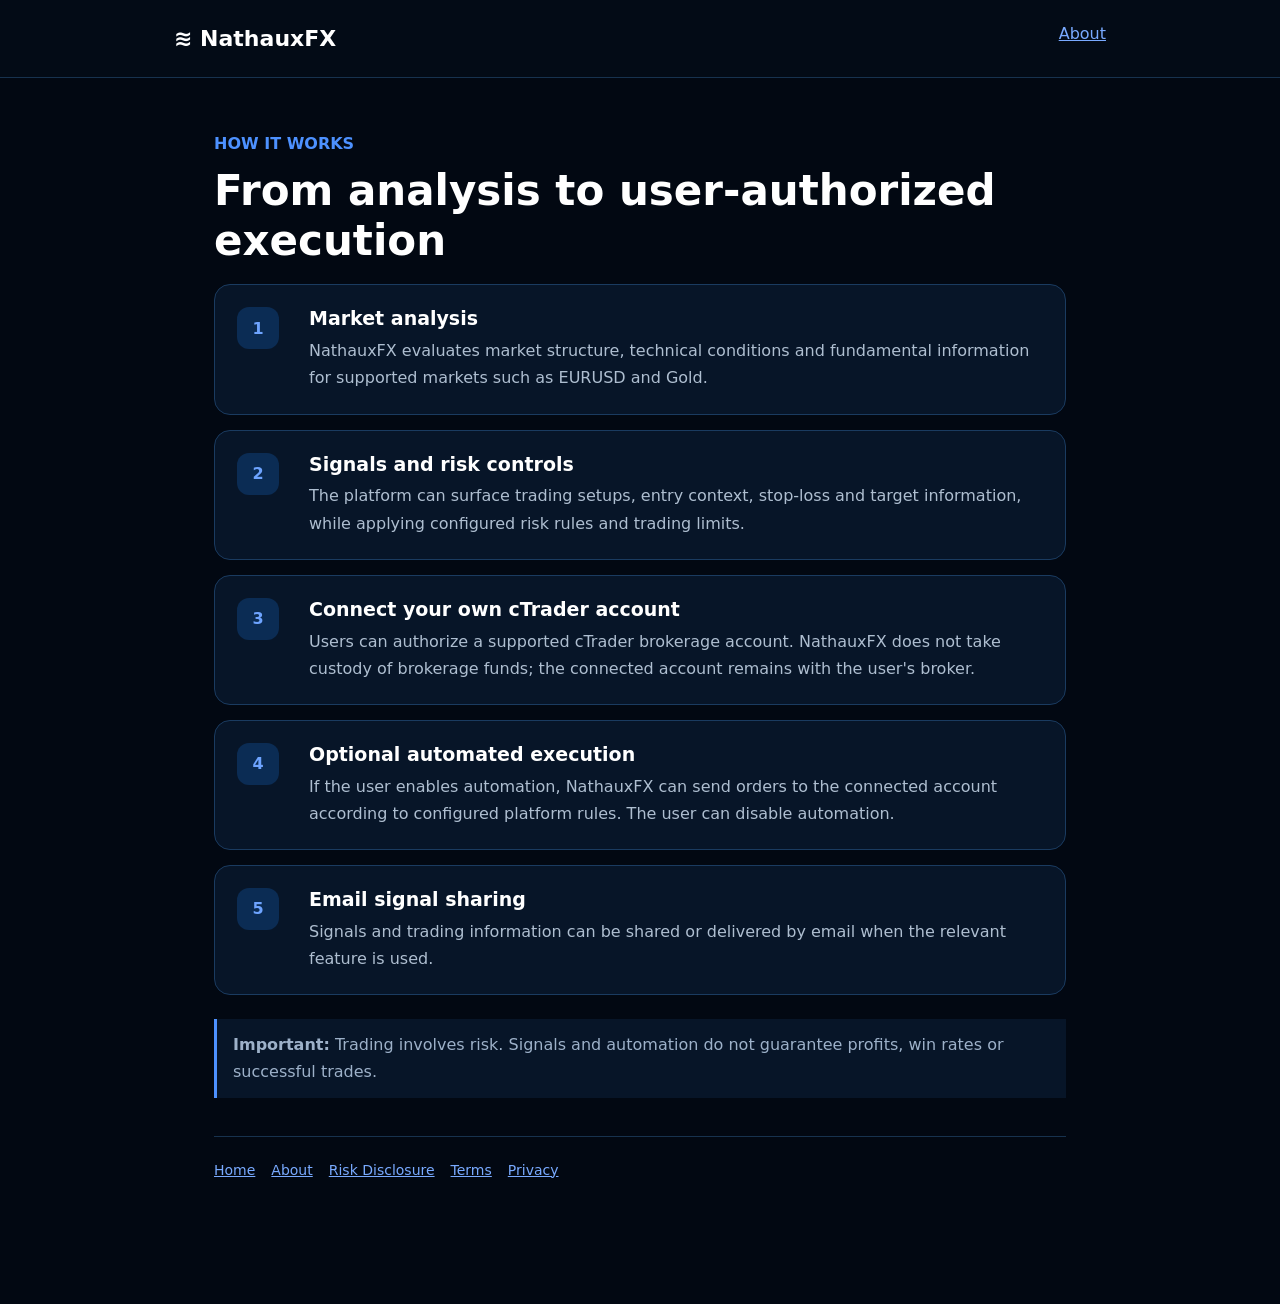
<file: Frontend/how-it-works.html>
<!DOCTYPE html>
<html lang="en">
<head>
  <meta charset="UTF-8"><meta name="viewport" content="width=device-width,initial-scale=1">
  <title>How NathauxFX Works | Analysis, Signals & Automation</title>
  <meta name="description" content="See how NathauxFX combines market analysis, trading signals, risk controls, cTrader automation through users' own broker accounts, and email signal sharing.">
  <meta name="robots" content="index,follow"><link rel="canonical" href="https://nathauxfx.com/how-it-works.html">
  <style>*{box-sizing:border-box}body{margin:0;background:#020812;color:#dce8f8;font-family:Inter,system-ui,-apple-system,BlinkMacSystemFont,"Segoe UI",sans-serif;line-height:1.7}a{color:#79aaff}header{border-bottom:1px solid #17324e;background:#030b16}.nav{max-width:980px;margin:auto;padding:20px 24px;display:flex;justify-content:space-between}.brand{font-weight:800;color:#fff;font-size:22px;text-decoration:none}.wrap{max-width:900px;margin:52px auto;padding:0 24px 70px}.eyebrow{color:#4d91ff;font-weight:700}h1,h2{color:#fff;line-height:1.2}h1{font-size:42px;margin:8px 0 18px}.step{display:grid;grid-template-columns:54px 1fr;gap:18px;border:1px solid #1a3b60;background:#071528;border-radius:16px;padding:22px;margin:15px 0}.num{width:42px;height:42px;border-radius:12px;background:#0b2c54;color:#6ea4ff;display:grid;place-items:center;font-weight:800}.step h2{margin:0 0 7px;font-size:19px}.step p{margin:0;color:#aebed0}.notice{margin-top:24px;border-left:3px solid #4d91ff;padding:12px 16px;background:#071528;color:#9db1c9}.footer{border-top:1px solid #17324e;padding-top:22px;margin-top:38px;display:flex;flex-wrap:wrap;gap:16px;font-size:14px}@media(max-width:650px){h1{font-size:34px}}</style>
</head>
<body><header><div class="nav"><a class="brand" href="/">≋ NathauxFX</a><a href="/about.html">About</a></div></header>
<main class="wrap"><div class="eyebrow">HOW IT WORKS</div><h1>From analysis to user-authorized execution</h1>
<div class="step"><div class="num">1</div><div><h2>Market analysis</h2><p>NathauxFX evaluates market structure, technical conditions and fundamental information for supported markets such as EURUSD and Gold.</p></div></div>
<div class="step"><div class="num">2</div><div><h2>Signals and risk controls</h2><p>The platform can surface trading setups, entry context, stop-loss and target information, while applying configured risk rules and trading limits.</p></div></div>
<div class="step"><div class="num">3</div><div><h2>Connect your own cTrader account</h2><p>Users can authorize a supported cTrader brokerage account. NathauxFX does not take custody of brokerage funds; the connected account remains with the user's broker.</p></div></div>
<div class="step"><div class="num">4</div><div><h2>Optional automated execution</h2><p>If the user enables automation, NathauxFX can send orders to the connected account according to configured platform rules. The user can disable automation.</p></div></div>
<div class="step"><div class="num">5</div><div><h2>Email signal sharing</h2><p>Signals and trading information can be shared or delivered by email when the relevant feature is used.</p></div></div>
<div class="notice"><strong>Important:</strong> Trading involves risk. Signals and automation do not guarantee profits, win rates or successful trades.</div>
<div class="footer"><a href="/">Home</a><a href="/about.html">About</a><a href="/risk-disclosure.html">Risk Disclosure</a><a href="/terms.html">Terms</a><a href="/privacy.html">Privacy</a></div></main></body></html>
</file>
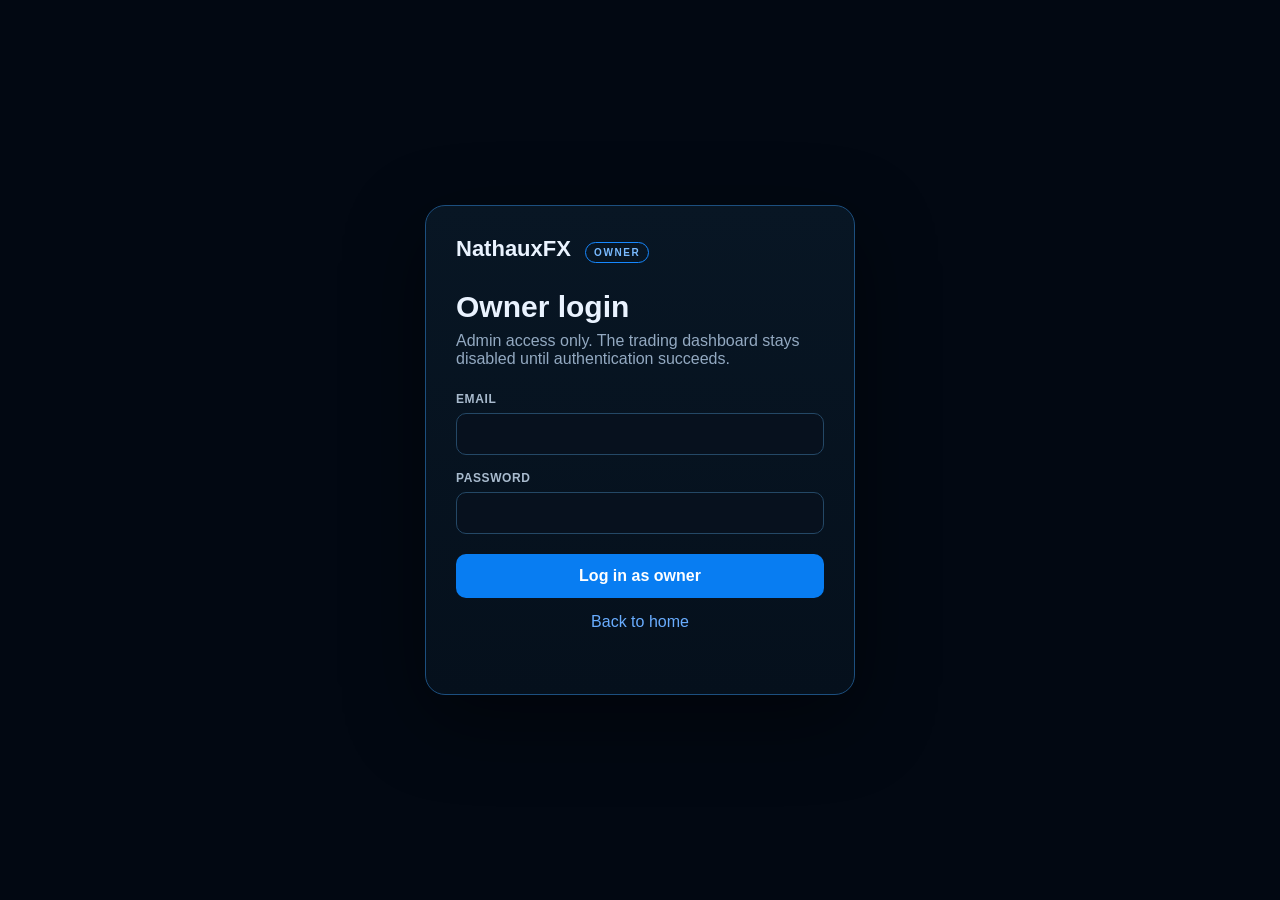
<file: Frontend/owner.html>
<!doctype html>
<html lang="en">
<head>
  <meta charset="utf-8">
  <meta name="viewport" content="width=device-width,initial-scale=1">
  <title>NathauxFX Owner</title>
  <style>
    :root{color-scheme:dark}*{box-sizing:border-box}body{margin:0;min-height:100vh;display:grid;place-items:center;background:#020812;color:#eaf3ff;font-family:Inter,Arial,sans-serif}.wrap{width:min(430px,calc(100vw - 32px));padding:30px;border:1px solid #1c4f7f;border-radius:20px;background:linear-gradient(180deg,#081624 0%,#05101c 100%);box-shadow:0 24px 80px rgba(0,0,0,.45)}.brand{font-size:22px;font-weight:800}.brand span{margin-left:8px;padding:4px 8px;border:1px solid #1688ff;border-radius:999px;color:#79baff;font-size:10px;letter-spacing:.16em}h1{margin:28px 0 8px;font-size:30px}.copy{margin:0 0 24px;color:#93a9c1}.form{display:grid;gap:16px}.field{display:grid;gap:7px;color:#a9bbce;font-size:12px;font-weight:700;letter-spacing:.05em;text-transform:uppercase}.field input{width:100%;padding:13px 14px;border:1px solid #244866;border-radius:10px;background:#07111e;color:#eef6ff;outline:none;font:inherit}.field input:focus{border-color:#1688ff;box-shadow:0 0 0 3px rgba(22,136,255,.13)}button{font:inherit}.submit{margin-top:4px;padding:13px;border:0;border-radius:10px;background:#087df2;color:#fff;font-weight:800;cursor:pointer}.submit:disabled{opacity:.55;cursor:wait}.link{width:100%;margin-top:14px;border:0;background:transparent;color:#69adff;cursor:pointer}.error{min-height:20px;margin:12px 0 0;color:#ff7474;font-size:12px}
  </style>
</head>
<body>
  <main class="wrap">
    <div class="brand">NathauxFX <span>OWNER</span></div>
    <h1>Owner login</h1>
    <p class="copy">Admin access only. The trading dashboard stays disabled until authentication succeeds.</p>
    <form id="form" class="form">
      <label class="field">Email<input id="email" type="email" autocomplete="username" required></label>
      <label class="field">Password<input id="password" type="password" autocomplete="current-password" required></label>
      <button id="submit" class="submit" type="submit">Log in as owner</button>
    </form>
    <button id="home" class="link" type="button">Back to home</button>
    <p id="error" class="error"></p>
  </main>
  <script>
    (function(){
      'use strict';
      try{window.speechSynthesis?.cancel?.();}catch(_error){}
      const BACKEND='https://api.nathauxfx.com';
      const TAB_WINDOW_PREFIX='flowsignal-tab:';
      function ensureTabId(){
        const current=String(window.name||'');
        if(current.startsWith(TAB_WINDOW_PREFIX)&&current.length>TAB_WINDOW_PREFIX.length)return current.slice(TAB_WINDOW_PREFIX.length);
        const id=(crypto.randomUUID?.()||`${Date.now().toString(36)}-${Math.random().toString(36).slice(2)}`);
        window.name=TAB_WINDOW_PREFIX+id;
        return id;
      }
      const form=document.getElementById('form');
      const email=document.getElementById('email');
      const password=document.getElementById('password');
      const submit=document.getElementById('submit');
      const error=document.getElementById('error');
      document.getElementById('home').onclick=()=>location.replace('/');
      form.addEventListener('submit',async(event)=>{
        event.preventDefault();
        submit.disabled=true;
        error.textContent='';
        try{
          const res=await fetch(`${BACKEND}/login`,{
            method:'POST',
            headers:{'Content-Type':'application/json'},
            body:JSON.stringify({email:email.value.trim(),password:password.value})
          });
          const data=await res.json().catch(()=>({}));
          if(!res.ok||!data.ok||data.role!=='admin'||!data.token) throw new Error(data.detail||'Invalid admin login');
          sessionStorage.removeItem('flowsignal_user_session_token');
          sessionStorage.removeItem('flowsignal_binary_user_id');
          sessionStorage.removeItem('flowsignal_tab_signed_out');
          const tabId=ensureTabId();
          sessionStorage.setItem('flowsignal_tab_role','admin');
          localStorage.setItem(`flowsignal_tab_admin_session:${tabId}`,JSON.stringify({token:String(data.token)}));
          localStorage.setItem('flowsignal_access',JSON.stringify({granted:true,time:Date.now()}));
          localStorage.setItem('flowsignal_role','admin');
          localStorage.setItem('flowsignal_session_token',String(data.token));
          location.replace('/app');
        }catch(err){error.textContent=String(err.message||'Login failed').replaceAll('_',' ');}finally{submit.disabled=false;}
      });
    })();
  </script>
</body>
</html>
</file>
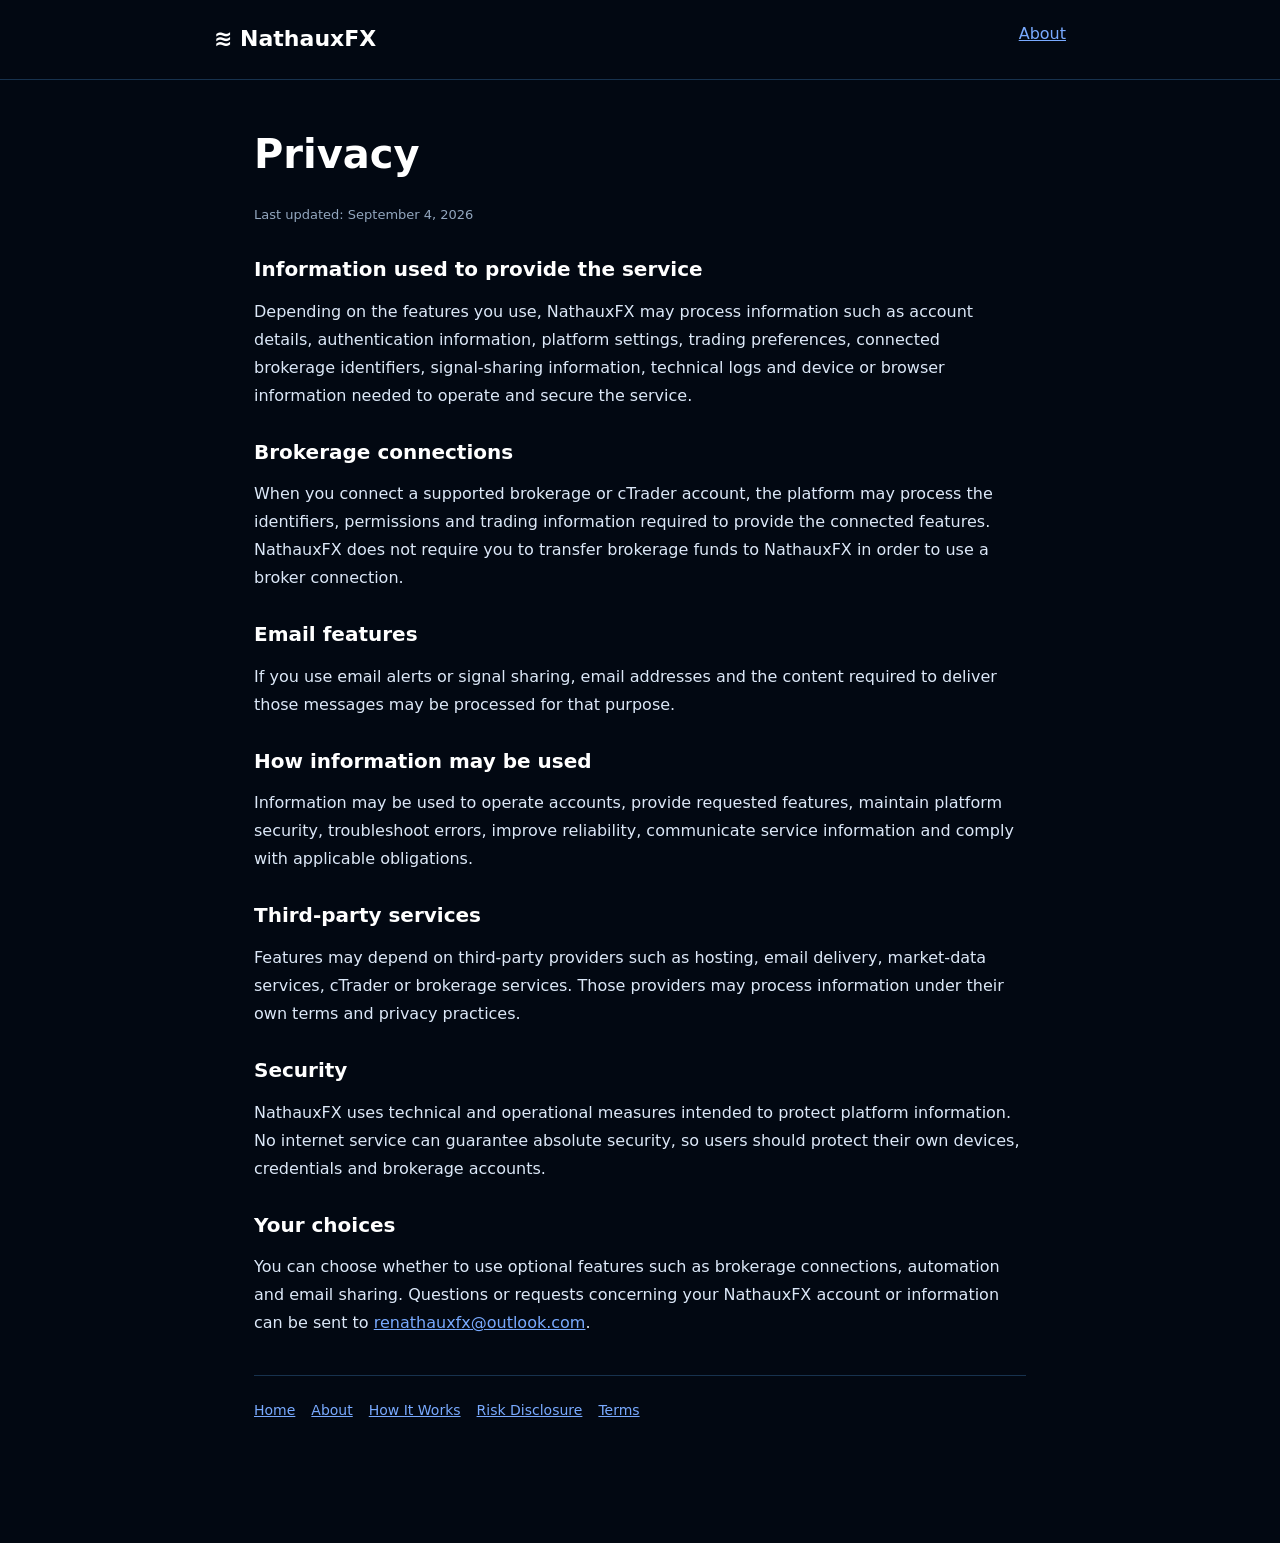
<file: Frontend/privacy.html>
<!DOCTYPE html>
<html lang="en">
<head><meta charset="UTF-8"><meta name="viewport" content="width=device-width,initial-scale=1"><title>NathauxFX Privacy</title><meta name="description" content="Privacy information for NathauxFX users and visitors."><meta name="robots" content="index,follow"><link rel="canonical" href="https://nathauxfx.com/privacy.html"><style>*{box-sizing:border-box}body{margin:0;background:#020812;color:#dce8f8;font-family:Inter,system-ui,-apple-system,BlinkMacSystemFont,"Segoe UI",sans-serif;line-height:1.75}a{color:#79aaff}header{border-bottom:1px solid #17324e}.nav{max-width:900px;margin:auto;padding:20px 24px;display:flex;justify-content:space-between}.brand{font-weight:800;color:#fff;text-decoration:none;font-size:22px}.wrap{max-width:820px;margin:50px auto;padding:0 24px 70px}h1,h2{color:#fff;line-height:1.2}h1{font-size:40px}h2{font-size:20px;margin-top:30px}.muted{color:#93a7bf;font-size:13px}.footer{border-top:1px solid #17324e;padding-top:22px;margin-top:38px;display:flex;flex-wrap:wrap;gap:16px;font-size:14px}</style></head>
<body><header><div class="nav"><a class="brand" href="/">≋ NathauxFX</a><a href="/about.html">About</a></div></header><main class="wrap"><h1>Privacy</h1><p class="muted">Last updated: September 4, 2026</p>
<h2>Information used to provide the service</h2><p>Depending on the features you use, NathauxFX may process information such as account details, authentication information, platform settings, trading preferences, connected brokerage identifiers, signal-sharing information, technical logs and device or browser information needed to operate and secure the service.</p>
<h2>Brokerage connections</h2><p>When you connect a supported brokerage or cTrader account, the platform may process the identifiers, permissions and trading information required to provide the connected features. NathauxFX does not require you to transfer brokerage funds to NathauxFX in order to use a broker connection.</p>
<h2>Email features</h2><p>If you use email alerts or signal sharing, email addresses and the content required to deliver those messages may be processed for that purpose.</p>
<h2>How information may be used</h2><p>Information may be used to operate accounts, provide requested features, maintain platform security, troubleshoot errors, improve reliability, communicate service information and comply with applicable obligations.</p>
<h2>Third-party services</h2><p>Features may depend on third-party providers such as hosting, email delivery, market-data services, cTrader or brokerage services. Those providers may process information under their own terms and privacy practices.</p>
<h2>Security</h2><p>NathauxFX uses technical and operational measures intended to protect platform information. No internet service can guarantee absolute security, so users should protect their own devices, credentials and brokerage accounts.</p>
<h2>Your choices</h2><p>You can choose whether to use optional features such as brokerage connections, automation and email sharing. Questions or requests concerning your NathauxFX account or information can be sent to <a href="mailto:renathauxfx@outlook.com">renathauxfx@outlook.com</a>.</p>
<div class="footer"><a href="/">Home</a><a href="/about.html">About</a><a href="/how-it-works.html">How It Works</a><a href="/risk-disclosure.html">Risk Disclosure</a><a href="/terms.html">Terms</a></div></main></body></html>
</file>
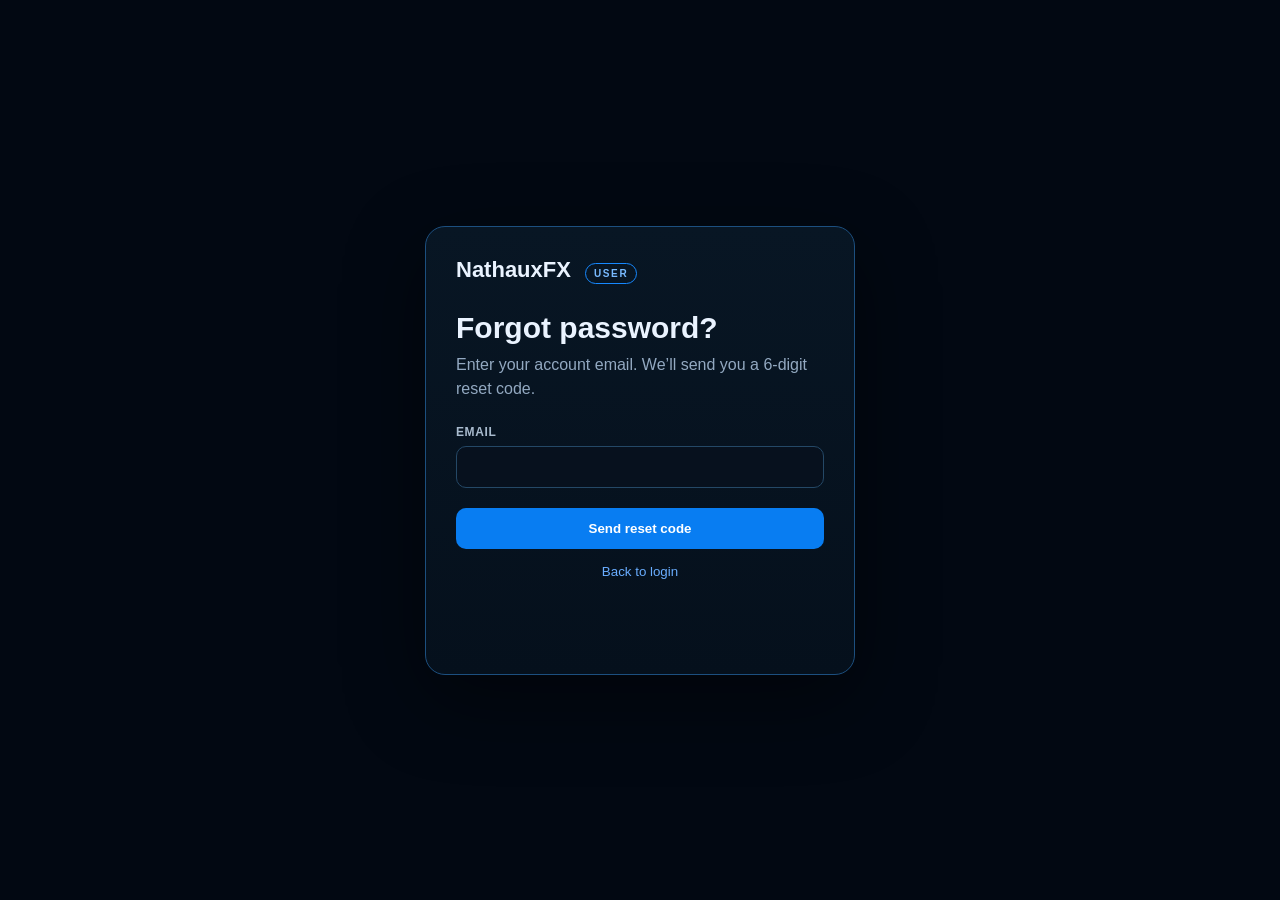
<file: Frontend/reset-password.html>
<!doctype html>
<html lang="en">
<head>
  <meta charset="utf-8">
  <meta name="viewport" content="width=device-width,initial-scale=1">
  <title>Reset NathauxFX Password</title>
  <style>
    :root{color-scheme:dark}*{box-sizing:border-box}body{margin:0;min-height:100vh;display:grid;place-items:center;background:#020812;color:#eaf3ff;font-family:Inter,Arial,sans-serif}.wrap{width:min(430px,calc(100vw - 32px));padding:30px;border:1px solid #1c4f7f;border-radius:20px;background:linear-gradient(180deg,#081624 0%,#05101c 100%);box-shadow:0 24px 80px rgba(0,0,0,.45)}.brand{font-size:22px;font-weight:800}.brand span{margin-left:8px;padding:4px 8px;border:1px solid #1688ff;border-radius:999px;color:#79baff;font-size:10px;letter-spacing:.16em}h1{margin:28px 0 8px;font-size:30px}.copy{margin:0 0 24px;color:#93a9c1;line-height:1.5}.form{display:grid;gap:16px}.field{display:grid;gap:7px;color:#a9bbce;font-size:12px;font-weight:700;letter-spacing:.05em;text-transform:uppercase}.field input{width:100%;padding:13px 14px;border:1px solid #244866;border-radius:10px;background:#07111e;color:#eef6ff;outline:none;font:inherit}.field input:focus{border-color:#1688ff;box-shadow:0 0 0 3px rgba(22,136,255,.13)}.otp{text-align:center;font-size:28px!important;font-weight:800!important;letter-spacing:10px!important;padding-left:24px!important}.submit{margin-top:4px;padding:13px;border:0;border-radius:10px;background:#087df2;color:#fff;font-weight:800;cursor:pointer}.submit:disabled{opacity:.55;cursor:wait}.link{width:100%;margin-top:14px;border:0;background:transparent;color:#69adff;cursor:pointer}.error{min-height:20px;margin:12px 0 0;color:#ff7474;font-size:12px}.success{min-height:20px;margin:12px 0 0;color:#64d98b;font-size:12px}.hidden{display:none!important}@media(max-width:600px){.wrap{padding:24px}h1{font-size:26px}}
  </style>
</head>
<body>
  <main class="wrap">
    <div class="brand">NathauxFX <span>USER</span></div>

    <section id="emailStep">
      <h1>Forgot password?</h1>
      <p class="copy">Enter your account email. We’ll send you a 6-digit reset code.</p>
      <form id="emailForm" class="form">
        <label class="field">Email<input id="email" type="email" autocomplete="email" required></label>
        <button id="sendBtn" class="submit" type="submit">Send reset code</button>
      </form>
    </section>

    <section id="resetStep" class="hidden">
      <h1>Choose a new password</h1>
      <p id="resetCopy" class="copy">Enter the 6-digit code from your email and your new password.</p>
      <form id="resetForm" class="form">
        <label class="field">Reset code<input id="code" class="otp" type="text" inputmode="numeric" autocomplete="one-time-code" maxlength="6" pattern="[0-9]{6}" required></label>
        <label class="field">New password<input id="newPassword" type="password" minlength="10" autocomplete="new-password" required></label>
        <label class="field">Confirm new password<input id="confirmPassword" type="password" minlength="10" autocomplete="new-password" required></label>
        <button id="resetBtn" class="submit" type="submit">Reset password</button>
      </form>
      <button id="resendBtn" class="link" type="button">Resend code</button>
    </section>

    <button id="backLogin" class="link" type="button">Back to login</button>
    <p id="error" class="error"></p>
    <p id="success" class="success"></p>
  </main>

  <script>
    (function(){
      'use strict';
      const BACKEND='https://api.nathauxfx.com';
      let pendingEmail='';
      let resendTimer=null;
      const emailStep=document.getElementById('emailStep');
      const resetStep=document.getElementById('resetStep');
      const emailForm=document.getElementById('emailForm');
      const resetForm=document.getElementById('resetForm');
      const email=document.getElementById('email');
      const code=document.getElementById('code');
      const newPassword=document.getElementById('newPassword');
      const confirmPassword=document.getElementById('confirmPassword');
      const sendBtn=document.getElementById('sendBtn');
      const resetBtn=document.getElementById('resetBtn');
      const resendBtn=document.getElementById('resendBtn');
      const backLogin=document.getElementById('backLogin');
      const error=document.getElementById('error');
      const success=document.getElementById('success');
      const resetCopy=document.getElementById('resetCopy');

      function detailCode(data){return typeof data?.detail==='string'?data.detail:'REQUEST_FAILED';}
      function friendly(value){return String(value||'Something went wrong').replaceAll('_',' ').toLowerCase().replace(/^./,c=>c.toUpperCase());}
      function clearMessages(){error.textContent='';success.textContent='';}
      function startCountdown(seconds=60){
        if(resendTimer)clearInterval(resendTimer);
        let left=Math.max(0,Number(seconds)||60);
        const draw=()=>{resendBtn.textContent=left>0?`Resend code in ${left}s`:'Resend code';resendBtn.disabled=left>0;};
        draw();
        resendTimer=setInterval(()=>{left-=1;draw();if(left<=0){clearInterval(resendTimer);resendTimer=null;}},1000);
      }
      async function requestCode(){
        clearMessages();
        const address=String(email.value||pendingEmail).trim().toLowerCase();
        if(!address){error.textContent='Enter your email.';return;}
        sendBtn.disabled=true;resendBtn.disabled=true;
        try{
          const response=await fetch(`${BACKEND}/auth/forgot-password`,{
            method:'POST',headers:{'Content-Type':'application/json'},body:JSON.stringify({email:address})
          });
          const data=await response.json().catch(()=>({}));
          if(!response.ok)throw new Error(detailCode(data));
          pendingEmail=address;
          emailStep.classList.add('hidden');
          resetStep.classList.remove('hidden');
          resetCopy.textContent=`If ${data.email||address} is registered, a 6-digit reset code was sent.`;
          startCountdown(data.resend_after||60);
          setTimeout(()=>code.focus(),50);
        }catch(err){error.textContent=friendly(err.message||'Could not send reset code');resendBtn.disabled=false;}finally{sendBtn.disabled=false;}
      }

      emailForm.addEventListener('submit',event=>{event.preventDefault();requestCode();});
      resendBtn.addEventListener('click',requestCode);
      code.addEventListener('input',()=>{code.value=code.value.replace(/\D/g,'').slice(0,6);});
      resetForm.addEventListener('submit',async(event)=>{
        event.preventDefault();clearMessages();
        const cleanCode=code.value.replace(/\D/g,'').slice(0,6);
        if(cleanCode.length!==6){error.textContent='Enter the 6-digit code.';return;}
        if(newPassword.value!==confirmPassword.value){error.textContent='Passwords do not match.';return;}
        resetBtn.disabled=true;
        try{
          const response=await fetch(`${BACKEND}/auth/reset-password`,{
            method:'POST',headers:{'Content-Type':'application/json'},
            body:JSON.stringify({email:pendingEmail,code:cleanCode,new_password:newPassword.value})
          });
          const data=await response.json().catch(()=>({}));
          if(!response.ok)throw new Error(detailCode(data));
          sessionStorage.removeItem('flowsignal_user_session_token');
          sessionStorage.removeItem('flowsignal_csrf_token');
          success.textContent='Password reset. Opening login…';
          setTimeout(()=>location.replace('/account.html?mode=login&reset=1'),700);
        }catch(err){error.textContent=friendly(err.message||'Password reset failed');}finally{resetBtn.disabled=false;}
      });
      backLogin.addEventListener('click',()=>location.replace('/account.html?mode=login'));
    })();
  </script>
</body>
</html>
</file>
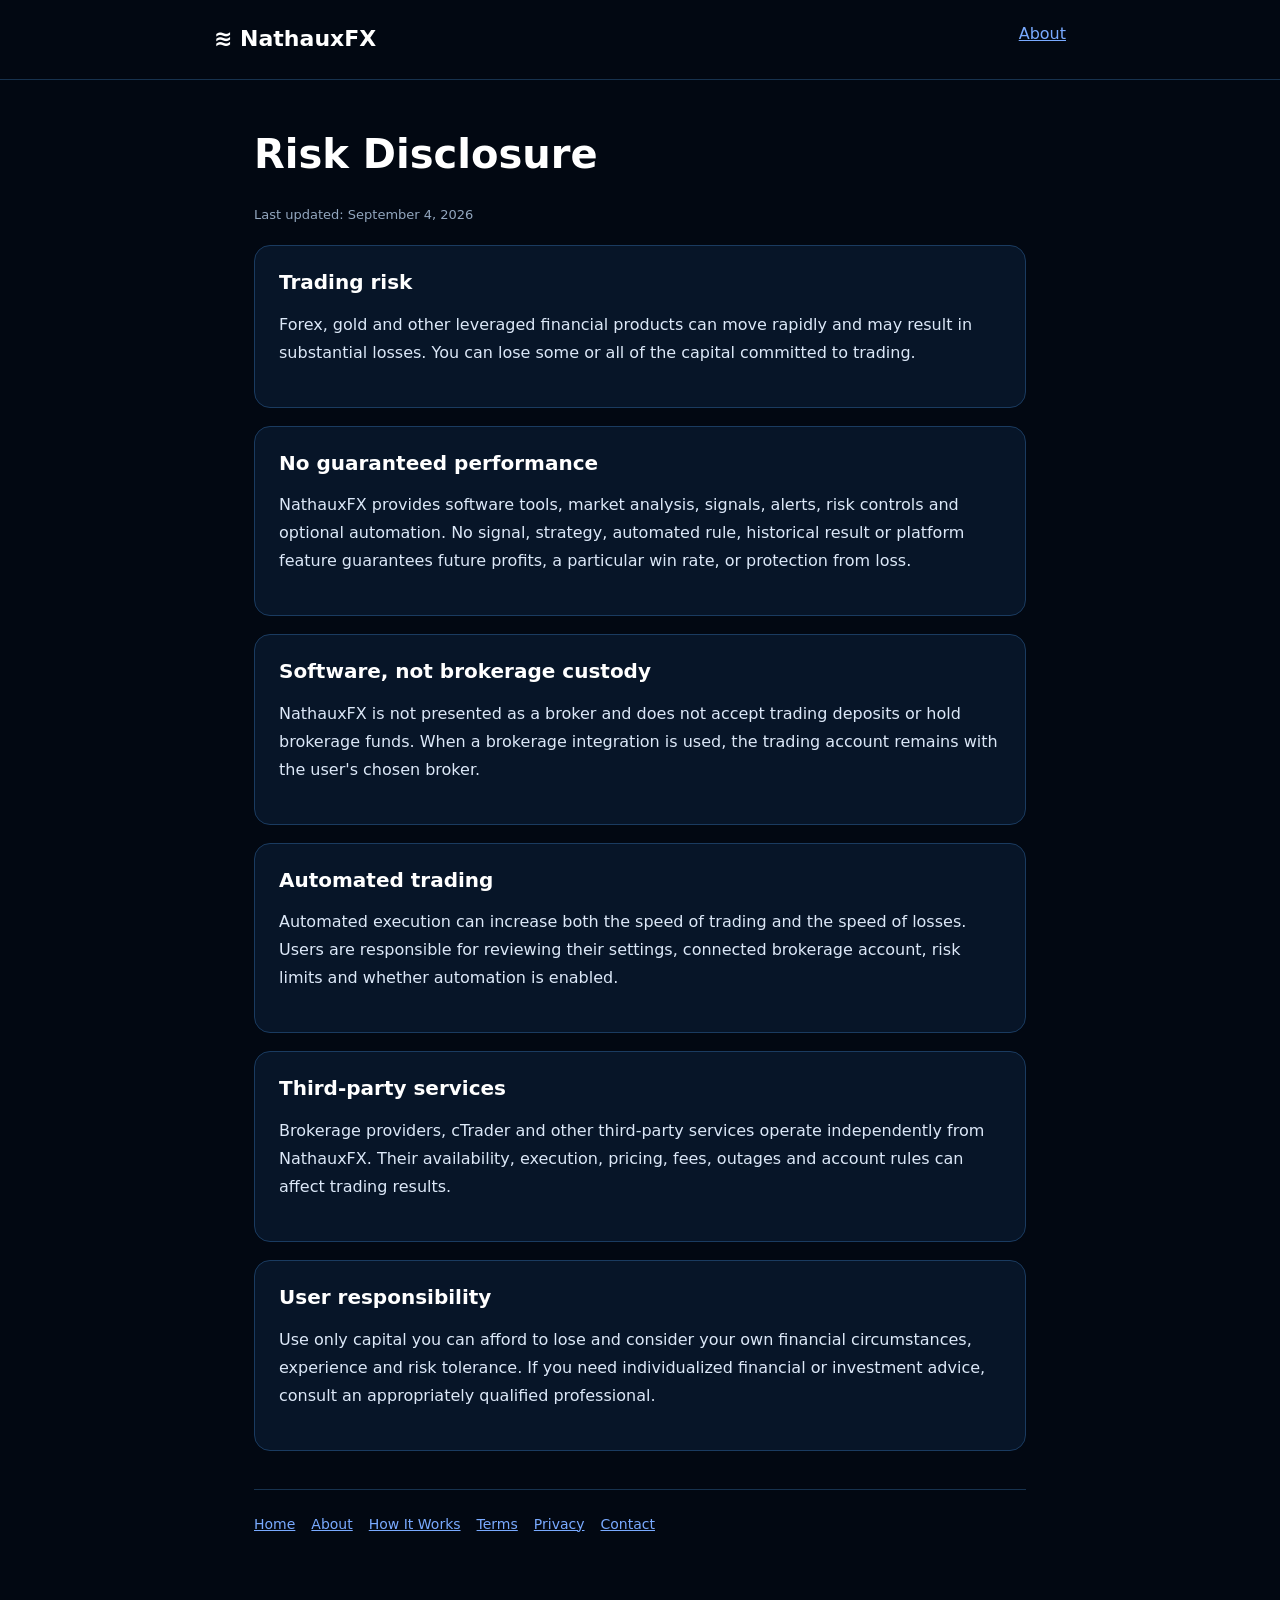
<file: Frontend/risk-disclosure.html>
<!DOCTYPE html>
<html lang="en">
<head><meta charset="UTF-8"><meta name="viewport" content="width=device-width,initial-scale=1"><title>NathauxFX Risk Disclosure</title><meta name="description" content="Important risk disclosure for users of NathauxFX trading analysis, signals and automation software."><meta name="robots" content="index,follow"><link rel="canonical" href="https://nathauxfx.com/risk-disclosure.html"><style>*{box-sizing:border-box}body{margin:0;background:#020812;color:#dce8f8;font-family:Inter,system-ui,-apple-system,BlinkMacSystemFont,"Segoe UI",sans-serif;line-height:1.75}a{color:#79aaff}header{border-bottom:1px solid #17324e}.nav{max-width:900px;margin:auto;padding:20px 24px;display:flex;justify-content:space-between}.brand{font-weight:800;color:#fff;text-decoration:none;font-size:22px}.wrap{max-width:820px;margin:50px auto;padding:0 24px 70px}h1,h2{color:#fff;line-height:1.2}h1{font-size:40px}.card{border:1px solid #1a3b60;background:#071528;border-radius:16px;padding:24px;margin:18px 0}.card h2{font-size:20px;margin-top:0}.muted{color:#93a7bf;font-size:13px}.footer{border-top:1px solid #17324e;padding-top:22px;margin-top:38px;display:flex;flex-wrap:wrap;gap:16px;font-size:14px}</style></head>
<body><header><div class="nav"><a class="brand" href="/">≋ NathauxFX</a><a href="/about.html">About</a></div></header><main class="wrap"><h1>Risk Disclosure</h1><p class="muted">Last updated: September 4, 2026</p>
<div class="card"><h2>Trading risk</h2><p>Forex, gold and other leveraged financial products can move rapidly and may result in substantial losses. You can lose some or all of the capital committed to trading.</p></div>
<div class="card"><h2>No guaranteed performance</h2><p>NathauxFX provides software tools, market analysis, signals, alerts, risk controls and optional automation. No signal, strategy, automated rule, historical result or platform feature guarantees future profits, a particular win rate, or protection from loss.</p></div>
<div class="card"><h2>Software, not brokerage custody</h2><p>NathauxFX is not presented as a broker and does not accept trading deposits or hold brokerage funds. When a brokerage integration is used, the trading account remains with the user's chosen broker.</p></div>
<div class="card"><h2>Automated trading</h2><p>Automated execution can increase both the speed of trading and the speed of losses. Users are responsible for reviewing their settings, connected brokerage account, risk limits and whether automation is enabled.</p></div>
<div class="card"><h2>Third-party services</h2><p>Brokerage providers, cTrader and other third-party services operate independently from NathauxFX. Their availability, execution, pricing, fees, outages and account rules can affect trading results.</p></div>
<div class="card"><h2>User responsibility</h2><p>Use only capital you can afford to lose and consider your own financial circumstances, experience and risk tolerance. If you need individualized financial or investment advice, consult an appropriately qualified professional.</p></div>
<div class="footer"><a href="/">Home</a><a href="/about.html">About</a><a href="/how-it-works.html">How It Works</a><a href="/terms.html">Terms</a><a href="/privacy.html">Privacy</a><a href="mailto:renathauxfx@outlook.com">Contact</a></div></main></body></html>
</file>
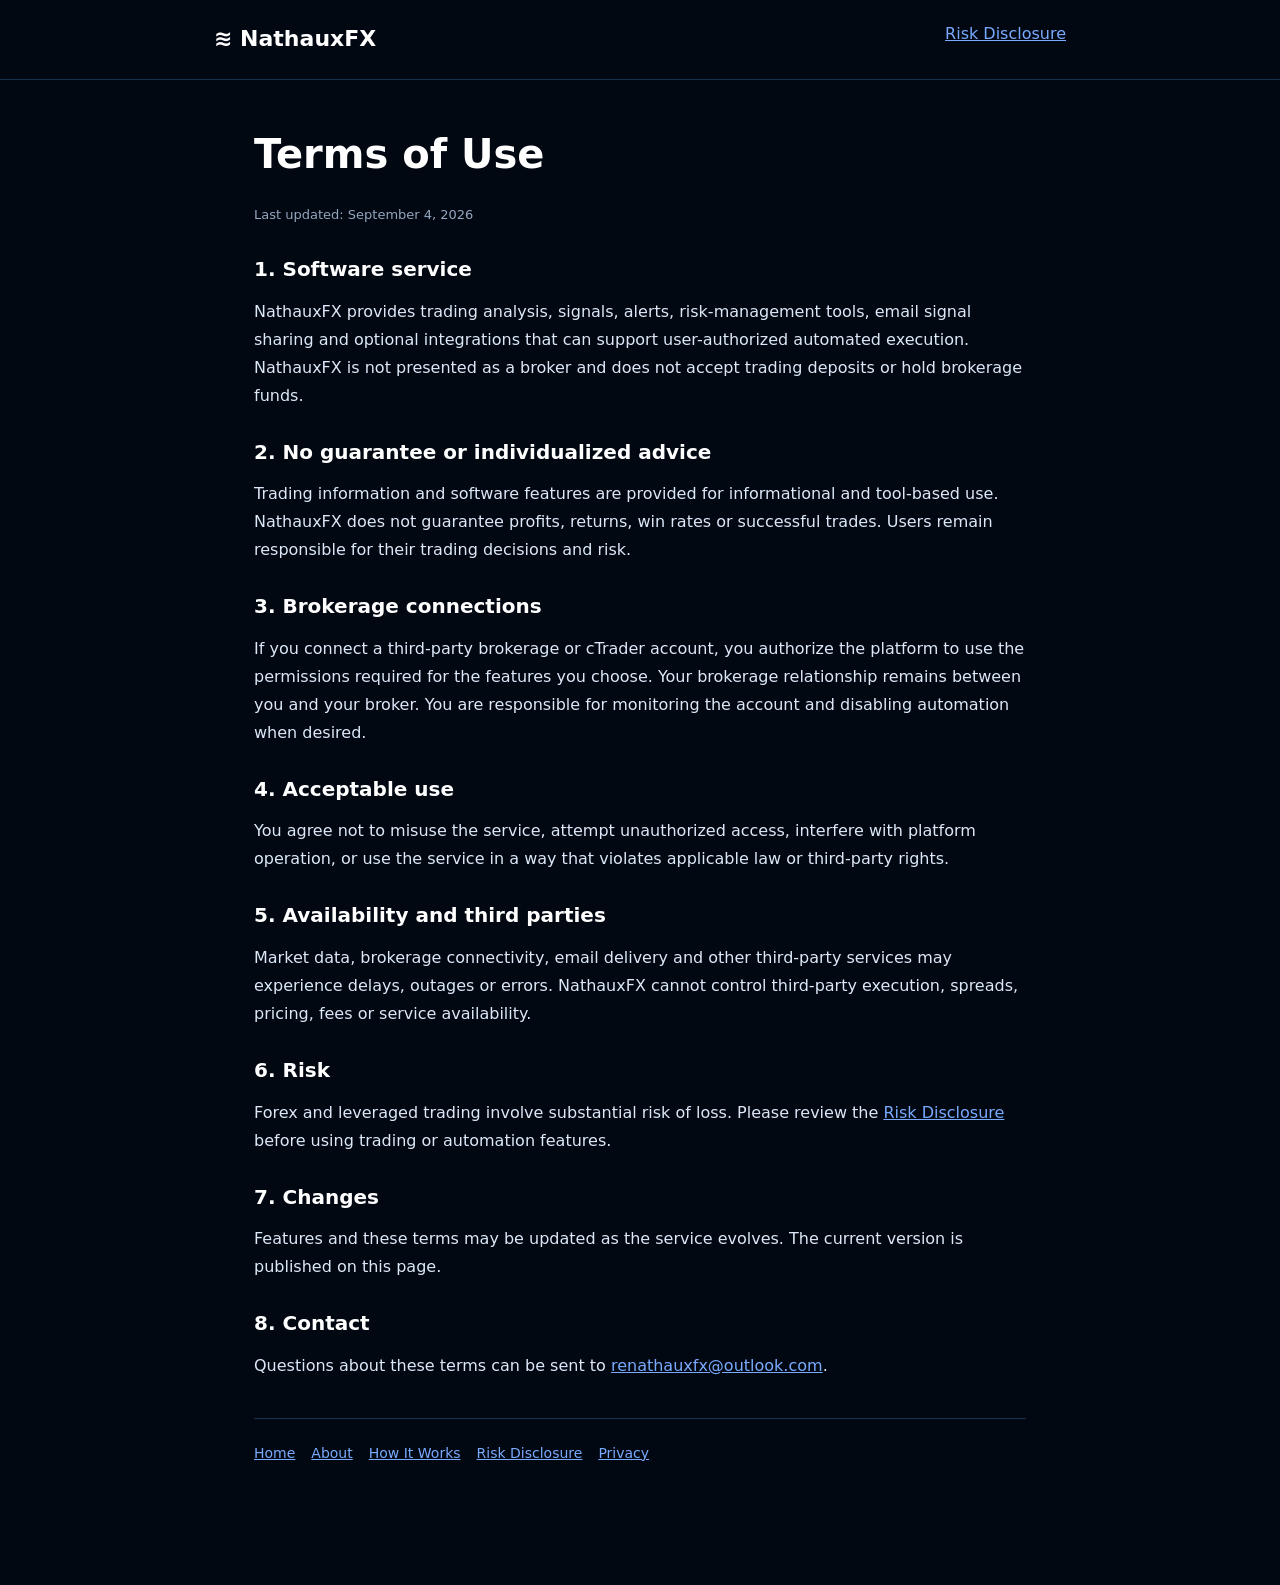
<file: Frontend/terms.html>
<!DOCTYPE html>
<html lang="en">
<head><meta charset="UTF-8"><meta name="viewport" content="width=device-width,initial-scale=1"><title>NathauxFX Terms of Use</title><meta name="description" content="Terms of use for NathauxFX trading analysis and automation software."><meta name="robots" content="index,follow"><link rel="canonical" href="https://nathauxfx.com/terms.html"><style>*{box-sizing:border-box}body{margin:0;background:#020812;color:#dce8f8;font-family:Inter,system-ui,-apple-system,BlinkMacSystemFont,"Segoe UI",sans-serif;line-height:1.75}a{color:#79aaff}header{border-bottom:1px solid #17324e}.nav{max-width:900px;margin:auto;padding:20px 24px;display:flex;justify-content:space-between}.brand{font-weight:800;color:#fff;text-decoration:none;font-size:22px}.wrap{max-width:820px;margin:50px auto;padding:0 24px 70px}h1,h2{color:#fff;line-height:1.2}h1{font-size:40px}h2{font-size:20px;margin-top:30px}.muted{color:#93a7bf;font-size:13px}.footer{border-top:1px solid #17324e;padding-top:22px;margin-top:38px;display:flex;flex-wrap:wrap;gap:16px;font-size:14px}</style></head>
<body><header><div class="nav"><a class="brand" href="/">≋ NathauxFX</a><a href="/risk-disclosure.html">Risk Disclosure</a></div></header><main class="wrap"><h1>Terms of Use</h1><p class="muted">Last updated: September 4, 2026</p>
<h2>1. Software service</h2><p>NathauxFX provides trading analysis, signals, alerts, risk-management tools, email signal sharing and optional integrations that can support user-authorized automated execution. NathauxFX is not presented as a broker and does not accept trading deposits or hold brokerage funds.</p>
<h2>2. No guarantee or individualized advice</h2><p>Trading information and software features are provided for informational and tool-based use. NathauxFX does not guarantee profits, returns, win rates or successful trades. Users remain responsible for their trading decisions and risk.</p>
<h2>3. Brokerage connections</h2><p>If you connect a third-party brokerage or cTrader account, you authorize the platform to use the permissions required for the features you choose. Your brokerage relationship remains between you and your broker. You are responsible for monitoring the account and disabling automation when desired.</p>
<h2>4. Acceptable use</h2><p>You agree not to misuse the service, attempt unauthorized access, interfere with platform operation, or use the service in a way that violates applicable law or third-party rights.</p>
<h2>5. Availability and third parties</h2><p>Market data, brokerage connectivity, email delivery and other third-party services may experience delays, outages or errors. NathauxFX cannot control third-party execution, spreads, pricing, fees or service availability.</p>
<h2>6. Risk</h2><p>Forex and leveraged trading involve substantial risk of loss. Please review the <a href="/risk-disclosure.html">Risk Disclosure</a> before using trading or automation features.</p>
<h2>7. Changes</h2><p>Features and these terms may be updated as the service evolves. The current version is published on this page.</p>
<h2>8. Contact</h2><p>Questions about these terms can be sent to <a href="mailto:renathauxfx@outlook.com">renathauxfx@outlook.com</a>.</p>
<div class="footer"><a href="/">Home</a><a href="/about.html">About</a><a href="/how-it-works.html">How It Works</a><a href="/risk-disclosure.html">Risk Disclosure</a><a href="/privacy.html">Privacy</a></div></main></body></html>
</file>
<file: Frontend/style.css>
* {
  box-sizing: border-box;
}

:root {
  --bg: #05070c;
  --panel: #090c11;
  --panel-2: #0b0f15;
  --line: #171c24;
  --line-soft: #222833;
  --text: #f3f5f9;
  --muted: #8f97a3;
  --green: #28744e;
  --green-dark: #153a29;
  --red: #921e1e;
  --red-dark: #3c1417;
  --wait: #d7b283;
  --wait-line: #6a5035;
  --track: #191e27;
  --tag-gray-bg: #151922;
  --tag-gray-line: #2b303a;
  --tag-green-bg: #132018;
  --tag-green-line: #2a5a3d;
  --tag-gold-bg: #2a2214;
  --tag-gold-line: #7a6237;
}

html,
body {
  margin: 0;
  min-height: 100vh;
  background: var(--bg);
  color: var(--text);
  font-family: Arial, Helvetica, sans-serif;
}

body {
  overflow-y: hidden;
  overflow-x: hidden;
}

.app {
  position: relative;
  height: 100vh;
  display: flex;
  flex-direction: column;
  padding: 6px 12px 6px;
  overflow-x: hidden;
  overflow-y: hidden;
}

/* HEADER */
.header-frame {
  display: grid;
  grid-template-columns: 42px 130px 1fr 74px;
  align-items: center;
  padding: 6px 10px 2px;
  gap: 8px;
}

.menu-toggle {
  width: 38px;
  height: 38px;
  border-radius: 10px;
  border: 1px solid #232b36;
  background: #141a22;
  color: #eef2f8;
  font-size: 20px;
  cursor: pointer;
}

.menu-toggle:hover {
  background: #1a2230;
}

/* The application shell remains operable above data, chart, and error layers. */
#mainApp:not(.hidden) > .top-header {
  position: relative;
  z-index: 2000000 !important;
  pointer-events: auto !important;
}

#mainApp:not(.hidden) #menuToggleBtn {
  position: relative;
  z-index: 2000002 !important;
  pointer-events: auto !important;
  touch-action: manipulation;
}

body.fit-mode #mainApp.app:not(.locked) > #sideMenu.app-sidebar.is-open {
  z-index: 2000001 !important;
}

.brand-left {
  justify-self: start;
  font-size: 20px;
  font-weight: 700;
  color: #eef2f8;
}

.header {
  justify-self: center;
  font-size: 24px;
  font-weight: 700;
  color: #eef2f8;
}

.header-actions {
  justify-self: end;
}

.header-actions {
  justify-self: end;
  position: static;
  display: flex;
  align-items: center;
  gap: 8px;
}

.voice-controls {
  display: flex;
  align-items: center;
  gap: 7px;
}

.voice-toggle {
  height: 32px;
  padding: 0 11px;
  border: 1px solid rgba(57, 212, 103, 0.48);
  border-radius: 8px;
  background: rgba(20, 83, 45, 0.32);
  color: #65e98c;
  font-size: 11px;
  font-weight: 800;
  cursor: pointer;
  white-space: nowrap;
}

.voice-toggle.is-off {
  border-color: #344153;
  background: #111923;
  color: #8d9aad;
}

.divider {
  height: 1px;
  margin: 6px 16px 12px;
  background: linear-gradient(
    to right,
    transparent 0%,
    rgba(80, 90, 110, 0.35) 12%,
    rgba(110, 120, 140, 0.55) 50%,
    rgba(80, 90, 110, 0.35) 88%,
    transparent 100%
  );
  opacity: 1;
}

.smart-explain-target {
  cursor: pointer;
}

.smart-explain-target:focus-visible {
  outline: 2px solid rgba(96, 165, 250, 0.85);
  outline-offset: 2px;
}

.smart-explain {
  position: fixed;
  z-index: 99990;
  right: 22px;
  bottom: 22px;
  width: min(310px, calc(100vw - 28px));
  padding: 12px;
  border: 1px solid rgba(96, 165, 250, 0.42);
  border-radius: 14px;
  background:
    radial-gradient(circle at 100% 0, rgba(59, 130, 246, 0.14), transparent 44%),
    rgba(8, 15, 24, 0.97);
  box-shadow:
    0 22px 55px rgba(0, 0, 0, 0.52),
    0 0 24px rgba(59, 130, 246, 0.1);
  backdrop-filter: blur(18px);
}

.smart-explain.hidden {
  display: none !important;
}

.smart-explain-head {
  display: flex;
  align-items: flex-start;
  justify-content: space-between;
  gap: 14px;
}

.smart-explain-head > div {
  display: flex;
  flex-direction: column;
  gap: 3px;
}

.smart-explain-kicker {
  color: #60a5fa;
  font-size: 9px;
  font-weight: 900;
  letter-spacing: 1.15px;
}

.smart-explain-head strong {
  color: #f6f8fb;
  font-size: 14px;
}

.smart-explain-close {
  width: 25px;
  height: 25px;
  border: 1px solid #2b3949;
  border-radius: 8px;
  background: #101a26;
  color: #aeb9c7;
  font-size: 19px;
  line-height: 1;
  cursor: pointer;
}

.smart-explain p {
  margin: 9px 0 8px;
  color: #d4dbe5;
  font-size: 12px;
  line-height: 1.4;
}

.smart-explain-details {
  margin: 0 0 8px;
  padding: 7px 9px;
  border: 1px solid rgba(245, 158, 11, 0.3);
  border-radius: 8px;
  background: rgba(245, 158, 11, 0.07);
  color: #cbd5e1;
  font-size: 10px;
  line-height: 1.4;
  font-variant-numeric: tabular-nums;
}

.smart-explain-details.hidden {
  display: none;
}

.smart-explain-state {
  display: inline-flex;
  padding: 5px 8px;
  border: 1px solid #3b4654;
  border-radius: 999px;
  color: #b6c0cd;
  background: rgba(20, 29, 40, 0.86);
  font-size: 9px;
  font-weight: 900;
  letter-spacing: 0.55px;
}

.smart-explain-state[data-state="buy"] {
  border-color: rgba(34, 197, 94, 0.48);
  color: #5ee987;
}

.smart-explain-state[data-state="sell"],
.smart-explain-state[data-state="blocked"] {
  border-color: rgba(239, 68, 68, 0.48);
  color: #ff7378;
}

.smart-explain-state[data-state="hold"] {
  border-color: rgba(245, 158, 11, 0.48);
  color: #fbbf24;
}

.smart-explain-state[data-state="executed"] {
  border-color: rgba(34, 211, 238, 0.48);
  color: #67e8f9;
}

.smart-explain-footer {
  display: flex;
  align-items: center;
  justify-content: flex-start;
  gap: 10px;
}

/* TOPBAR */
.topbar {
  display: flex;
  justify-content: space-between;
  align-items: center;
  padding: 0 6px 2px;
  gap: 6px;
  flex-wrap: nowrap;
}

.status {
  font-size: 14px;
  font-weight: 700;
  color: #93c5fd;
}

.status.status-live {
  color: #65e98c;
  border-color: rgba(57, 212, 103, 0.48) !important;
  background: rgba(20, 83, 45, 0.22) !important;
}

.status.status-loading {
  color: #93c5fd;
  border-color: rgba(96, 165, 250, 0.44) !important;
  background: rgba(30, 64, 175, 0.18) !important;
}

.status.status-closed {
  color: #f4bd48;
  border-color: rgba(244, 189, 72, 0.5) !important;
  background: rgba(112, 70, 10, 0.25) !important;
}

.status.status-stale {
  color: #fbbf24;
  border-color: rgba(245, 158, 11, 0.5) !important;
  background: rgba(120, 53, 15, 0.24) !important;
}

.status.status-error {
  color: #ff7378;
  border-color: rgba(239, 68, 68, 0.5) !important;
  background: rgba(127, 29, 29, 0.26) !important;
}

.runtime-status-detail {
  min-height: 28px;
  display: inline-flex;
  align-items: center;
  padding: 0 10px;
  border: 1px solid #26364a;
  border-radius: 999px;
  background: #0c1622;
  color: #9fb0c4;
  font-size: 11px;
  font-weight: 800;
  white-space: nowrap;
}

.runtime-status-detail[data-state="connected"] {
  border-color: rgba(57, 212, 103, 0.42);
  color: #64e98c;
}

.runtime-status-detail[data-state="disconnected"],
.runtime-status-detail[data-state="reconnecting"] {
  border-color: rgba(255, 180, 70, 0.45);
  color: #efb95d;
}

.controls {
  display: flex;
  gap: 10px;
  align-items: center;
}

.switch-wrap {
  display: flex;
  align-items: center;
  gap: 8px;
  color: #dbe2ee;
  font-size: 13px;
}

.switch-wrap input {
  accent-color: #3b82f6;
  width: 16px;
  height: 16px;
}

/* GRID */
.content-grid {
  display: grid;
  grid-template-columns: 1fr;
  gap: 16px;
  padding: 0;
}

/* CARD */
.symbol-card {
  position: relative;
  min-height: 300px;
  border-radius: 30px;
  overflow: hidden;
  background: linear-gradient(to bottom, #090c11 0%, #070a0f 100%);
  border: 1px solid #1a1f29;
  box-shadow:
    0 12px 30px rgba(0, 0, 0, 0.45),
    inset 0 1px 0 rgba(255, 255, 255, 0.02);
  isolation: isolate;
}

.card-outer-glow {
  position: absolute;
  inset: 0;
  border-radius: 30px;
  pointer-events: none;
  z-index: 0;
}

.eurusd-card {
  border-color: #253041;
}

.eurusd-card .card-outer-glow {
  box-shadow:
    0 0 0 1px rgba(31, 42, 59, 0.95) inset,
    0 0 18px rgba(9, 13, 20, 0.55);
}

.gold-card {
  border-color: #3c301b;
}

.gold-card .card-outer-glow {
  box-shadow:
    0 0 0 1px rgba(58, 45, 24, 0.95) inset,
    0 0 18px rgba(14, 12, 8, 0.55);
}

.top-wash,
.top-cap {
  position: absolute;
  top: 0;
  left: 0;
  right: 0;
  height: 86px;
  z-index: 0;
  pointer-events: none;
  background: linear-gradient(
    to bottom,
    rgba(12, 15, 21, 0.95) 0%,
    rgba(12, 15, 21, 0.9) 45%,
    rgba(12, 15, 21, 0.18) 100%
  );
}

.card-header,
.signal-shell,
.metric-label,
.bar-wrap,
.tags-row,
.buttons-row {
  position: relative;
  z-index: 1;
}

/* CARD HEADER */
.card-header {
  padding: 18px 28px 10px;
}

.title-wrap {
  display: flex;
  align-items: center;
  gap: 12px;
}

.card-title {
  font-size: 29px;
  font-weight: 700;
  line-height: 1;
}

.eurusd-title {
  color: #f2f5ff;
}

.gold-title {
  color: #f5f0dc;
}

.symbol-icon {
  object-fit: contain;
  display: block;
  filter: none;
}

.eurusd-icon {
  width: 40px;
  height: 40px;
}

.gold-icon {
  width: 35px;
  height: 35px;
}

/* SIGNAL */
.signal-shell {
  margin: 0 28px 14px;
  border-radius: 22px;
  padding: 0;
  background: transparent;
  box-shadow: none;
}

.signal-box {
  min-height: 92px;
  border-radius: 20px;
  border: 1.5px solid var(--line-soft);
  background: #0d1117;
  display: flex;
  justify-content: center;
  align-items: center;
  box-shadow: none;
}

.signal-text {
  font-size: 56px;
  font-weight: 700;
  letter-spacing: 0.4px;
  text-shadow: none;
}

.signal-freshness-note {
  margin: -2px 0 8px;
  color: #8fa6bf;
  font-size: 9px;
  font-weight: 800;
  letter-spacing: 0.25px;
  text-align: center;
}

.signal-freshness-note.hidden {
  display: none;
}

.main-signal-note {
  margin: -7px 0 10px;
  font-size: 10px;
}

.signal-buy {
  background: transparent;
  box-shadow: none;
}

.signal-border-buy {
  border-color: var(--green);
}

.buy-text {
  color: #22c55e !important;
  text-shadow: none !important;
}

.signal-sell {
  background: transparent;
  box-shadow: none;
}

.signal-border-sell {
  border-color: var(--red);
}

.sell-text {
  color: #ef4444 !important;
  text-shadow: none !important;
}

.signal-wait {
  background: transparent;
  box-shadow: none;
}

.signal-border-wait {
  border-color: var(--wait-line);
}

.wait-text {
  color: #f59e0b !important;
  text-shadow: none !important;
}

.signal-no-data {
  background: transparent;
  box-shadow: none;
}

.signal-border-no-data {
  border-color: #303641;
}

.no-data-text {
  color: #9ca3af;
}

/* LABELS */
.metric-label {
  font-size: 18px;
  font-weight: 700;
  color: #f4f6fa;
  padding: 2px 30px 8px;
}

.conf-label {
  font-size: 17px;
  font-weight: 400;
}

/* BARS */
.bar-wrap {
  padding: 0 28px;
  margin-bottom: 16px;
}

.conf-wrap {
  margin-bottom: 18px;
}

.glow-bar {
  position: relative;
  height: 16px;
  border-radius: 12px;
  background: linear-gradient(to bottom, #1b2029 0%, #161b23 100%);
  overflow: hidden;
  box-shadow:
    inset 0 1px 0 rgba(255, 255, 255, 0.02),
    inset 0 -2px 4px rgba(0, 0, 0, 0.35);
}

.glow-bar::after {
  content: "";
  position: absolute;
  top: 2px;
  left: 8px;
  right: 8px;
  height: 1px;
  background: rgba(255, 255, 255, 0.035);
  border-radius: 2px;
}

.conf-bar {
  height: 14px;
}

.glow-fill,
.main-fill {
  position: absolute;
  left: 0;
  width: 0%;
  border-radius: 999px;
  transition: width 0.45s ease;
}

.glow-fill {
  top: 0;
  height: 100%;
  z-index: 1;
}

.main-fill {
  top: 0;
  height: 100%;
  z-index: 2;
}

.buy-glow {
  background: #347c57;
  box-shadow: none;
}

.buy-main {
  background: #3f9c6c;
  box-shadow: none;
}

.sell-glow {
  background: #631921;
  box-shadow: none;
}

.sell-main {
  background: var(--red);
  box-shadow: none;
}

.conf-glow {
  background: #2a2e38;
  box-shadow: none;
}

.conf-main {
  background: #8aa1bf;
  box-shadow: none;
}

/* TAGS */
.tags-row {
  display: flex;
  gap: 12px;
  padding: 0 28px;
  margin-bottom: 22px;
  flex-wrap: wrap;
}

.symbol-card .tags-row {
  display: none;
}

.glow-tag {
  min-height: 38px;
  border-radius: 18px;
  padding: 8px 14px;
  display: inline-flex;
  align-items: center;
  justify-content: center;
  font-size: 14px;
  font-weight: 700;
  border: 1px solid var(--tag-gray-line);
  box-shadow: inset 0 1px 0 rgba(255, 255, 255, 0.02);
}

.glow-tag.neutral {
  background: var(--tag-gray-bg);
  border-color: var(--tag-gray-line);
  color: #eef2f6;
}

.glow-tag.green {
  background: var(--tag-green-bg);
  border-color: var(--tag-green-line);
  color: #edf9f1;
  box-shadow: none;
}

.glow-tag.gold {
  background: var(--tag-gold-bg);
  border-color: var(--tag-gold-line);
  color: #f3d58f;
}

.glow-tag.gray {
  background: #161920;
  border-color: #2a2f39;
  color: #eef2f6;
}

/* BUTTONS */
.buttons-row {
  display: flex;
  gap: 24px;
  padding: 0 28px;
}

.button-shell {
  flex: 1;
  border-radius: 20px;
  padding: 1px;
}

.buy-shell {
  background: #102016;
  box-shadow:
    0 0 10px rgba(10, 14, 11, 0.28),
    inset 0 0 0 1px rgba(53, 197, 106, 0.03);
}

.sell-shell {
  background: #180d0f;
  box-shadow:
    0 0 10px rgba(14, 10, 10, 0.28),
    inset 0 0 0 1px rgba(255, 58, 58, 0.03);
}

.glow-button {
  width: 100%;
  min-height: 54px;
  border-radius: 18px;
  font-size: 18px;
  font-weight: 700;
  color: #f8fafc;
  cursor: pointer;
  transition: transform 0.12s ease, background 0.18s ease;
}

.glow-button:hover {
  transform: translateY(-1px);
}

.buy-button {
  background: #143223;
  border: 1px solid var(--green);
  box-shadow: none;
}

.buy-button:hover {
  background: #173a29;
}

.sell-button {
  background: #3b1417;
  border: 1px solid var(--red);
  box-shadow: none;
}

.sell-button:hover {
  background: #45181b;
}

/* FOOTER */
.footer {
  display: flex;
  justify-content: flex-end;
  padding: 0 24px 10px;
}

.utc-label {
  font-size: 14px;
  color: var(--muted);
}

/* MODAL */
.trade-modal.hidden {
  display: none;
}

.trade-modal {
  position: fixed;
  inset: 0;
  z-index: 9999;
  background: rgba(0, 0, 0, 0.72);
  display: flex;
  align-items: flex-start;
  justify-content: center;
  padding: 90px 20px 20px;
}

.trade-modal-box {
  width: 100%;
  max-width: 420px;
  background: linear-gradient(to bottom, #0c1016 0%, #090c11 100%);
  border: 1px solid #1d2430;
  border-radius: 18px;
  box-shadow:
    0 20px 50px rgba(0, 0, 0, 0.55),
    inset 0 1px 0 rgba(255, 255, 255, 0.02);
  padding: 22px 20px 18px;
}

.trade-modal-title {
  font-size: 20px;
  font-weight: 700;
  color: #eef2f8;
  margin-bottom: 10px;
}

.trade-modal-text {
  font-size: 15px;
  color: #cdd5df;
  line-height: 1.45;
  margin-bottom: 18px;
}

.trade-modal-actions {
  display: flex;
  gap: 12px;
}

.trade-modal-btn {
  flex: 1;
  min-height: 44px;
  border-radius: 12px;
  font-size: 15px;
  font-weight: 700;
  cursor: pointer;
  transition: transform 0.12s ease, background 0.18s ease;
}

.trade-modal-btn:hover {
  transform: translateY(-1px);
}

.broker-settings-modal {
  padding: 0;
  align-items: stretch;
  justify-content: stretch;
  background: #050a10;
}

.broker-settings-shell {
  width: 100%;
  min-height: 100dvh;
  display: grid;
  grid-template-columns: 250px minmax(0, 1fr);
  background:
    radial-gradient(circle at 65% 12%, rgba(24, 101, 86, 0.11), transparent 28%),
    linear-gradient(180deg, #060b12 0%, #04080e 100%);
  color: #f8fafc;
}

.broker-settings-sidebar {
  border-right: 1px solid rgba(148, 163, 184, 0.15);
  background: linear-gradient(180deg, rgba(10, 18, 27, 0.98), rgba(6, 12, 20, 0.98));
  padding: 24px 12px;
  display: flex;
  flex-direction: column;
  min-width: 0;
}

.broker-settings-logo {
  display: flex;
  align-items: center;
  gap: 12px;
  padding: 0 12px 34px;
  font-size: 28px;
  font-weight: 900;
}

.broker-settings-logo .logo-wave {
  color: #22c55e;
  font-size: 30px;
}

.broker-settings-nav {
  display: grid;
  gap: 8px;
}

.broker-settings-nav-row {
  width: 100%;
  min-height: 42px;
  border: 0;
  border-radius: 8px;
  background: transparent;
  color: #cbd5e1;
  display: flex;
  align-items: center;
  gap: 14px;
  padding: 0 14px;
  font-size: 16px;
  text-align: left;
}

.broker-settings-nav-row.active {
  background: rgba(22, 163, 74, 0.16);
  color: #4ade80;
}

.broker-settings-subnav {
  margin: 8px 0 10px 28px;
  display: grid;
  gap: 4px;
  border-left: 1px solid rgba(148, 163, 184, 0.14);
  padding-left: 12px;
}

.broker-settings-subnav span,
.broker-settings-subnav strong {
  min-height: 34px;
  display: flex;
  align-items: center;
  padding: 0 14px;
  border-radius: 7px;
  color: #cbd5e1;
  font-size: 15px;
  font-weight: 600;
}

.broker-settings-subnav strong {
  color: #4ade80;
  background: rgba(22, 163, 74, 0.14);
}

.broker-settings-logout {
  margin-top: auto;
  min-height: 42px;
  border: 0;
  background: transparent;
  color: #ff646b;
  font-size: 16px;
  text-align: left;
  padding: 0 14px;
  cursor: pointer;
}

.broker-settings-content {
  min-width: 0;
  padding: 0 26px 30px;
  overflow-y: auto;
}

.broker-settings-topbar {
  height: 70px;
  border-bottom: 1px solid rgba(148, 163, 184, 0.12);
  display: flex;
  align-items: center;
  justify-content: space-between;
}

.broker-settings-top-actions {
  display: flex;
  align-items: center;
  gap: 16px;
}

.broker-voice-chip,
.broker-lang-chip,
.broker-avatar-chip {
  border: 1px solid rgba(148, 163, 184, 0.24);
  border-radius: 10px;
  min-height: 42px;
  padding: 0 14px;
  display: inline-flex;
  align-items: center;
  color: #f8fafc;
  background: rgba(8, 14, 23, 0.82);
  font-weight: 800;
}

.broker-voice-chip {
  color: #22ff86;
  border-color: rgba(34, 197, 94, 0.65);
}

.broker-avatar-chip {
  width: 42px;
  justify-content: center;
  color: #22c55e;
}

.broker-settings-header {
  padding: 26px 0 28px;
}

.broker-settings-header h2 {
  margin: 0 0 12px;
  color: #ffffff;
  font-size: 30px;
}

.broker-settings-header p {
  margin: 0;
  color: #b9c4d2;
  font-size: 16px;
}

.broker-connection-card,
.broker-accounts-card,
.broker-active-card,
.broker-side-actions,
.broker-about-card {
  border: 1px solid rgba(148, 163, 184, 0.14);
  border-radius: 8px;
  background:
    radial-gradient(circle at 10% 0%, rgba(35, 80, 120, 0.08), transparent 34%),
    rgba(9, 16, 25, 0.88);
  box-shadow: 0 14px 32px rgba(0, 0, 0, 0.22);
}

.broker-connection-card {
  min-height: 136px;
  display: grid;
  grid-template-columns: minmax(260px, 1fr) minmax(440px, 0.95fr);
  gap: 18px;
  align-items: center;
  padding: 22px;
  margin-bottom: 28px;
}

.broker-section-title {
  display: flex;
  align-items: center;
  gap: 10px;
  color: #f8fafc;
  font-size: 18px;
  font-weight: 900;
}

.broker-connected-badge,
.broker-count-pill {
  border-radius: 7px;
  background: rgba(34, 197, 94, 0.14);
  color: #22c55e;
  padding: 5px 10px;
  font-size: 12px;
  font-weight: 900;
}

.broker-connected-badge.disconnected {
  background: rgba(239, 68, 68, 0.12);
  color: #ff646b;
}

.broker-connected-badge.reconnecting {
  background: rgba(245, 158, 11, 0.14);
  color: #fbbf24;
}

.broker-account-status,
.broker-authorized-text {
  margin-top: 10px;
  color: #cbd5e1;
  font-size: 16px;
}

.broker-account-status strong {
  color: #4ade80;
}

.broker-account-status.error {
  color: #ff646b;
}

.broker-account-actions {
  display: grid;
  grid-template-columns: repeat(3, minmax(0, 1fr));
  gap: 10px;
}

.broker-action-btn,
.broker-side-btn,
.broker-row-action {
  min-height: 56px;
  border-radius: 8px;
  background: rgba(8, 14, 23, 0.78);
  color: #f8fafc;
  border: 1px solid rgba(148, 163, 184, 0.24);
  font-size: 15px;
  font-weight: 900;
  cursor: pointer;
}

.broker-action-btn.connect-btn {
  border-color: rgba(34, 197, 94, 0.55);
}

.broker-action-btn.disconnect-btn {
  border-color: rgba(239, 68, 68, 0.55);
}

.broker-action-btn.refresh-btn {
  border-color: rgba(96, 165, 250, 0.65);
  color: #93c5fd;
}

.broker-settings-main {
  display: grid;
  grid-template-columns: minmax(0, 1fr) 300px;
  gap: 22px;
}

.broker-accounts-card,
.broker-about-card {
  padding: 20px;
}

.broker-accounts-heading {
  display: flex;
  align-items: center;
  gap: 12px;
  margin-bottom: 20px;
}

.broker-count-pill {
  background: rgba(148, 163, 184, 0.12);
  color: #e2e8f0;
}

.broker-account-label,
.broker-account-select {
  position: absolute;
  width: 1px;
  height: 1px;
  overflow: hidden;
  opacity: 0;
  pointer-events: none;
}

.broker-account-table-wrap {
  overflow-x: auto;
  border-radius: 8px;
  border: 1px solid rgba(148, 163, 184, 0.12);
}

.broker-account-table {
  width: 100%;
  min-width: 850px;
  border-collapse: collapse;
  color: #e5e7eb;
}

.broker-account-table th,
.broker-account-table td {
  padding: 18px 14px;
  border-bottom: 1px solid rgba(148, 163, 184, 0.1);
  text-align: left;
  font-size: 15px;
  vertical-align: middle;
}

.broker-account-table th {
  color: #9ca3af;
  font-size: 13px;
  font-weight: 800;
}

.broker-account-table tr.active {
  background: rgba(45, 212, 105, 0.08);
  box-shadow: inset 3px 0 0 #22c55e;
}

.broker-account-table tr.is-activating {
  background: rgba(96, 165, 250, 0.12);
  box-shadow: inset 3px 0 0 #60a5fa;
}

.broker-account-table tr.account-click-confirmed {
  animation: broker-account-confirmed 0.9s ease;
}

@keyframes broker-account-confirmed {
  0%, 100% { box-shadow: inset 3px 0 0 #22c55e; }
  50% { box-shadow: inset 3px 0 0 #22c55e, 0 0 18px rgba(34, 197, 94, 0.45); }
}

.broker-action-btn:active,
.broker-side-btn:active,
.broker-row-action:active {
  transform: translateY(1px) scale(0.99);
  filter: brightness(1.2);
}

.broker-account-table tr.unavailable {
  color: #fca5a5;
}

.broker-account-dot {
  width: 9px;
  height: 9px;
  display: inline-block;
  border-radius: 50%;
  margin-right: 12px;
  background: #64748b;
}

.broker-account-dot.active,
.broker-account-dot.available {
  background: #22c55e;
}

.broker-account-dot.unavailable {
  background: #ff5b62;
}

.broker-type-pill,
.broker-active-pill,
.broker-status-text {
  border-radius: 8px;
  padding: 6px 10px;
  font-size: 13px;
  font-weight: 900;
}

.broker-type-pill {
  color: #93c5fd;
  background: rgba(37, 99, 235, 0.24);
}

.broker-status-text.available,
.broker-status-text.active {
  color: #4ade80;
  background: transparent;
}

.broker-status-text.unavailable {
  color: #ff646b;
  background: transparent;
}

.broker-active-pill {
  color: #22c55e;
  border: 1px solid rgba(34, 197, 94, 0.32);
  background: rgba(34, 197, 94, 0.1);
}

.broker-row-action {
  min-height: 38px;
  padding: 0 14px;
  color: #f8fafc;
}

.broker-row-action:disabled {
  opacity: 0.42;
  cursor: not-allowed;
}

.broker-row-reason {
  color: #ff646b;
  font-size: 13px;
  padding-top: 8px;
}

.broker-right-panel {
  display: grid;
  gap: 26px;
  align-content: start;
}

.broker-active-card,
.broker-side-actions {
  padding: 22px;
}

.broker-active-title {
  color: #f8fafc;
  font-size: 18px;
  font-weight: 900;
  margin-bottom: 28px;
}

.broker-active-card strong {
  display: block;
  color: #4ade80;
  font-size: 24px;
  margin-bottom: 8px;
}

.broker-active-card span {
  display: block;
  color: #cbd5e1;
  margin-bottom: 24px;
}

.broker-side-btn {
  width: 100%;
}

.broker-side-actions h3 {
  margin: 0 0 18px;
  font-size: 20px;
}

.broker-side-action {
  width: 100%;
  min-height: 74px;
  border-radius: 8px;
  border: 1px solid rgba(148, 163, 184, 0.13);
  background: rgba(8, 14, 23, 0.72);
  color: #f8fafc;
  text-align: left;
  padding: 14px;
  margin-bottom: 10px;
  cursor: pointer;
}

.broker-action-btn:disabled,
.broker-side-btn:disabled,
.broker-row-action:disabled,
.broker-side-action:disabled {
  opacity: 0.45;
  cursor: not-allowed;
  transform: none;
}

.broker-side-action strong,
.broker-side-action span {
  display: block;
}

.broker-side-action span {
  margin-top: 6px;
  color: #9ca3af;
}

#clearAllBrokerAccountsBtn strong {
  color: #ff646b;
}

.broker-about-card {
  margin-top: 28px;
  color: #b9c4d2;
}

.broker-about-title {
  color: #93c5fd;
  font-size: 18px;
  font-weight: 900;
  margin-bottom: 14px;
}

.broker-about-card p {
  margin: 8px 0 0;
  font-size: 15px;
}

/* Broker Accounts layout polish */
.broker-settings-modal {
  overflow: auto;
}

.broker-settings-content {
  padding: 34px 26px 30px !important;
}

.broker-settings-topbar {
  min-height: 48px !important;
  height: auto !important;
  margin-bottom: 6px;
}

.broker-settings-header {
  padding: 16px 0 26px !important;
}

.broker-settings-header h2 {
  font-size: 28px !important;
  line-height: 1.16 !important;
}

.broker-settings-main {
  grid-template-columns: minmax(0, 1fr) 300px !important;
}

.broker-account-table {
  min-width: 760px !important;
  table-layout: fixed;
}

.broker-account-table th,
.broker-account-table td {
  padding: 15px 10px !important;
  font-size: 14px !important;
  overflow: hidden;
  text-overflow: ellipsis;
  white-space: nowrap;
}

.broker-account-table th {
  font-size: 12px !important;
}

.broker-account-table th:nth-child(1),
.broker-account-table td:nth-child(1) {
  width: 18%;
}

.broker-account-table th:nth-child(2),
.broker-account-table td:nth-child(2) {
  width: 17%;
}

.broker-account-table th:nth-child(3),
.broker-account-table td:nth-child(3) {
  width: 12%;
}

.broker-account-table th:nth-child(4),
.broker-account-table td:nth-child(4) {
  width: 10%;
}

.broker-account-table th:nth-child(5),
.broker-account-table td:nth-child(5) {
  width: 13%;
}

.broker-account-table th:nth-child(6),
.broker-account-table td:nth-child(6) {
  width: 11%;
}

.broker-account-table th:nth-child(7),
.broker-account-table td:nth-child(7) {
  width: 10%;
}

.broker-account-table th:nth-child(8),
.broker-account-table td:nth-child(8) {
  width: 9%;
}

.broker-account-dot {
  margin-right: 8px !important;
}

.broker-action-btn,
.broker-side-btn,
.broker-row-action {
  overflow-wrap: anywhere;
}

@media (max-width: 1100px) {
  .broker-settings-shell {
    grid-template-columns: 1fr;
  }

  .broker-settings-sidebar {
    min-height: auto;
    border-right: 0;
    border-bottom: 1px solid rgba(148, 163, 184, 0.15);
  }

  .broker-settings-nav {
    grid-template-columns: repeat(2, minmax(0, 1fr));
  }

  .broker-settings-group {
    grid-column: 1 / -1;
  }

  .broker-settings-subnav {
    grid-template-columns: repeat(4, minmax(0, 1fr));
    margin-right: 8px;
  }

  .broker-connection-card,
  .broker-settings-main {
    grid-template-columns: 1fr;
  }
}

@media (max-width: 720px) {
  .broker-settings-content {
    padding: 0 12px 18px;
  }

  .broker-settings-topbar {
    height: auto;
    padding: 12px 0;
  }

  .broker-settings-top-actions {
    gap: 8px;
    flex-wrap: wrap;
    justify-content: flex-end;
  }

  .broker-settings-header h2 {
    font-size: 24px;
  }

  .broker-connection-card,
  .broker-accounts-card,
  .broker-active-card,
  .broker-side-actions,
  .broker-about-card {
    padding: 16px;
  }

  .broker-account-actions,
  .broker-settings-nav,
  .broker-settings-subnav {
    grid-template-columns: 1fr;
  }

  .broker-settings-logo {
    padding-bottom: 18px;
    font-size: 24px;
  }
}

/* Performance — visual treatment only */
body[data-active-settings-page="performance"] #statsModal {
  background: rgba(1, 6, 15, 0.82) !important;
  backdrop-filter: blur(10px);
}

body[data-active-settings-page="performance"] #statsModal .performance-modal-box {
  width: min(97vw, 1580px) !important;
  max-width: 1580px !important;
  padding: 24px 28px 26px !important;
  overflow-y: auto !important;
  border: 1px solid #1b293b !important;
  border-radius: 14px !important;
  background:
    radial-gradient(circle at 48% 0%, rgba(47, 46, 112, 0.11), transparent 36%),
    linear-gradient(145deg, #07111e 0%, #050d17 58%, #07121f 100%) !important;
  box-shadow: 0 28px 90px rgba(0, 0, 0, 0.48) !important;
}

body[data-active-settings-page="performance"] .performance-pro-head {
  margin-bottom: 18px;
}

body[data-active-settings-page="performance"] .performance-pro-title > span {
  width: 48px;
  height: 48px;
  border-radius: 11px;
  background: rgba(99, 48, 210, 0.18);
  color: #9b5cff;
  font-size: 27px;
}

body[data-active-settings-page="performance"] .performance-pro-title .trade-modal-title {
  font-size: 28px;
  font-weight: 900;
  letter-spacing: -0.4px;
}

body[data-active-settings-page="performance"] .performance-pro-title p {
  margin-top: 3px;
  color: #aebbd0;
  font-size: 15px;
  font-weight: 550;
}

body[data-active-settings-page="performance"] .performance-pro-actions span {
  padding: 11px 15px;
  border-color: #1b293b;
  background: rgba(5, 13, 23, 0.8);
  font-size: 13px;
}

body[data-active-settings-page="performance"] .performance-pro-actions span::before {
  content: "⟳";
  margin-right: 8px;
  color: #94a3b8;
}

body[data-active-settings-page="performance"] .performance-pro-actions button {
  width: 42px;
  height: 42px;
  border: 1px solid #26364a;
  border-radius: 8px;
  background: #09121f;
}

body[data-active-settings-page="performance"] .performance-pro-grid {
  display: grid;
  grid-template-columns: repeat(20, minmax(0, 1fr));
  gap: 11px;
}

body[data-active-settings-page="performance"] .performance-metric {
  grid-column: span 4;
  min-height: 150px;
  padding: 17px 15px 42px 62px;
  border: 1px solid #1d2a3a;
  border-radius: 10px;
  background:
    radial-gradient(circle at 12% 18%, color-mix(in srgb, currentColor 9%, transparent), transparent 24%),
    linear-gradient(145deg, #0c1623, #07101b);
}

body[data-active-settings-page="performance"] .performance-metric:nth-child(n+6):nth-child(-n+9) {
  grid-column: span 5;
}

body[data-active-settings-page="performance"] .performance-metric::before {
  content: attr(data-metric-icon);
  position: absolute;
  top: 14px;
  left: 14px;
  display: grid;
  place-items: center;
  width: 38px;
  height: 38px;
  border: 1px solid color-mix(in srgb, currentColor 38%, transparent);
  border-radius: 10px;
  background: color-mix(in srgb, currentColor 12%, transparent);
  color: currentColor;
  font-size: 21px;
  font-style: normal;
  box-shadow: 0 0 18px color-mix(in srgb, currentColor 12%, transparent);
}

body[data-active-settings-page="performance"] .performance-metric span {
  color: #c6d0df;
  font-size: 14px;
  font-weight: 750;
}

body[data-active-settings-page="performance"] .performance-metric strong {
  margin: 6px 0 5px;
  font-size: 25px;
  line-height: 1.05;
}

body[data-active-settings-page="performance"] .performance-metric small {
  color: color-mix(in srgb, currentColor 78%, #aab6c8);
  font-size: 11px;
  font-weight: 650;
}

body[data-active-settings-page="performance"] .performance-metric i {
  left: 13px;
  right: 13px;
  bottom: 12px;
  height: 27px;
  border-radius: 0;
  opacity: 0.8;
  background:
    linear-gradient(180deg, transparent 0%, color-mix(in srgb, currentColor 17%, transparent) 100%),
    linear-gradient(168deg, transparent 0 42%, currentColor 44% 47%, transparent 49% 58%, currentColor 60% 63%, transparent 65%);
  clip-path: polygon(0 75%, 9% 65%, 18% 72%, 28% 52%, 38% 59%, 48% 42%, 58% 53%, 68% 34%, 78% 47%, 88% 23%, 100% 10%, 100% 100%, 0 100%);
}

body[data-active-settings-page="performance"] .performance-symbol-metric {
  display: none;
}

body[data-active-settings-page="performance"] .performance-pro-panels {
  grid-template-columns: 1fr 1fr;
  gap: 13px;
  margin-top: 15px;
}

body[data-active-settings-page="performance"] .performance-pro-panel {
  padding: 11px 12px 12px;
  border-radius: 10px;
  background: linear-gradient(145deg, rgba(10, 18, 33, 0.96), rgba(6, 14, 25, 0.98));
}

body[data-active-settings-page="performance"] .performance-pro-panel:first-child {
  border-color: rgba(124, 58, 237, 0.42);
}

body[data-active-settings-page="performance"] .performance-pro-panel.platform-panel {
  border-color: rgba(59, 130, 246, 0.42);
}

body[data-active-settings-page="performance"] .performance-pro-panel h3 {
  display: flex;
  align-items: center;
  gap: 9px;
  margin: 0 0 10px;
  color: #dce5f1;
  font-size: 14px;
  letter-spacing: 0.15px;
}

body[data-active-settings-page="performance"] .performance-pro-panel h3 > span {
  color: #9b5cff;
  font-size: 18px;
}

body[data-active-settings-page="performance"] .platform-panel h3 > span {
  color: #3b82f6;
}

body[data-active-settings-page="performance"] .performance-pro-panel > div {
  position: relative;
  min-height: 54px;
  margin-top: 5px !important;
  padding: 8px 12px 8px 54px;
  align-items: center;
  border-color: #1b293b;
  background: rgba(7, 16, 29, 0.72);
}

body[data-active-settings-page="performance"] .performance-pro-panel > div::before {
  content: attr(data-panel-icon);
  position: absolute;
  left: 9px;
  top: 8px;
  display: grid;
  place-items: center;
  width: 34px;
  height: 34px;
  border-radius: 9px;
  background: rgba(124, 58, 237, 0.14);
  color: #a78bfa;
  font-size: 18px;
}

body[data-active-settings-page="performance"] .platform-panel > div::before {
  background: rgba(59, 130, 246, 0.12);
  color: #60a5fa;
}

body[data-active-settings-page="performance"] .performance-pro-panel > div > span {
  color: #eef3f9;
  font-size: 13px;
  font-weight: 750;
}

body[data-active-settings-page="performance"] .performance-pro-panel > div small {
  display: block;
  margin-top: 2px;
  color: #9aa8bc;
  font-size: 10px;
  font-weight: 500;
}

body[data-active-settings-page="performance"] .performance-pro-panel > div strong {
  color: #995cff;
  font-size: 19px;
}

body[data-active-settings-page="performance"] .platform-panel > div strong {
  color: #3b82f6;
}

.performance-lower-grid {
  display: grid;
  grid-template-columns: 1.22fr 0.98fr;
  gap: 13px;
  margin-top: 15px;
}

.performance-equity-card,
.performance-summary-card {
  min-height: 230px;
  padding: 14px 16px;
  border: 1px solid #1d2a3a;
  border-radius: 10px;
  background: linear-gradient(145deg, rgba(10, 18, 33, 0.96), rgba(6, 14, 25, 0.98));
}

.performance-section-head {
  display: flex;
  align-items: center;
  justify-content: space-between;
}

.performance-section-head h3,
.performance-summary-card h3 {
  margin: 0;
  color: #eef3f9;
  font-size: 14px;
  text-transform: uppercase;
}

.performance-section-head > span {
  padding: 7px 11px;
  border: 1px solid #26364a;
  border-radius: 7px;
  color: #dbe4ef;
  font-size: 12px;
}

.performance-equity-chart {
  position: relative;
  height: 180px;
  margin-top: 10px;
  overflow: hidden;
}

.equity-grid-lines {
  position: absolute;
  inset: 0;
  background: repeating-linear-gradient(to bottom, transparent 0 34px, rgba(148, 163, 184, 0.08) 35px);
}

.performance-equity-chart svg {
  position: absolute;
  inset: 0 0 20px;
  width: 100%;
  height: calc(100% - 20px);
  overflow: visible;
}

.equity-area {
  fill: url(#equityArea);
}

.equity-line {
  fill: none;
  stroke: #8b5cf6;
  stroke-width: 3;
  filter: drop-shadow(0 0 5px rgba(139, 92, 246, 0.5));
}

.performance-equity-chart circle {
  fill: #e9ddff;
  stroke: #6d28d9;
  stroke-width: 5;
}

.equity-axis {
  position: absolute;
  right: 0;
  bottom: 0;
  left: 0;
  display: flex;
  justify-content: space-between;
  color: #8797ad;
  font-size: 10px;
}

.performance-summary-card > div {
  display: flex;
  justify-content: space-between;
  gap: 12px;
  padding: 10px 0;
  border-bottom: 1px solid #172436;
  color: #aebbd0;
  font-size: 13px;
}

.performance-summary-card > div strong {
  color: #e8edf5;
}

.performance-footer {
  display: flex;
  justify-content: flex-end;
  margin-top: 18px;
}

.performance-footer button {
  min-width: 165px;
  min-height: 48px;
  border: 1px solid #7133e6;
  border-radius: 8px;
  background: linear-gradient(135deg, #5720d5, #7133e6);
  color: #fff;
  font-size: 15px;
  font-weight: 850;
  cursor: pointer;
  box-shadow: 0 10px 28px rgba(91, 33, 182, 0.22);
}

@media (max-width: 1100px) {
  body[data-active-settings-page="performance"] .performance-pro-grid {
    grid-template-columns: repeat(2, minmax(0, 1fr));
  }

  body[data-active-settings-page="performance"] .performance-metric,
  body[data-active-settings-page="performance"] .performance-metric:nth-child(n+6):nth-child(-n+9) {
    grid-column: auto;
  }

  body[data-active-settings-page="performance"] .performance-pro-panels,
  .performance-lower-grid {
    grid-template-columns: 1fr;
  }
}

@media (max-width: 650px) {
  body[data-active-settings-page="performance"] #statsModal .performance-modal-box {
    padding: 18px 14px 22px !important;
  }

  body[data-active-settings-page="performance"] .performance-pro-head {
    align-items: flex-start;
  }

  body[data-active-settings-page="performance"] .performance-pro-actions span {
    display: none;
  }

  body[data-active-settings-page="performance"] .performance-pro-grid {
    grid-template-columns: 1fr;
  }

  body[data-active-settings-page="performance"] .performance-metric {
    min-height: 138px;
  }

  .performance-footer button {
    width: 100%;
  }
}

/* Flow Assistant — compact, viewport-fitting presentation */
body[data-active-settings-page="assistant"] #assistantModal {
  padding: var(--app-sidebar-top) 0 0 var(--app-sidebar-width) !important;
  align-items: flex-start !important;
  justify-content: flex-start !important;
  background: transparent !important;
  backdrop-filter: none !important;
  -webkit-backdrop-filter: none !important;
}

body[data-active-settings-page="assistant"] #assistantModal .assistant-modal-box {
  position: fixed !important;
  top: var(--app-sidebar-top) !important;
  left: var(--app-sidebar-width) !important;
  right: 0 !important;
  bottom: 0 !important;
  width: calc(100vw - var(--app-sidebar-width)) !important;
  max-width: none !important;
  height: var(--app-panel-height) !important;
  min-height: 0 !important;
  max-height: var(--app-panel-height) !important;
  padding: 16px 18px 14px !important;
  overflow: hidden !important;
  border: 1px solid #1b293b !important;
  border-left: 0 !important;
  border-radius: 0 !important;
  background:
    radial-gradient(circle at 50% 0%, rgba(60, 40, 140, 0.11), transparent 34%),
    linear-gradient(145deg, #07111e 0%, #050d17 62%, #07121f 100%) !important;
  box-shadow: none !important;
}

body[data-active-settings-page="assistant"] .assistant-panel-head {
  min-height: 58px;
  margin: 0 0 10px;
  padding: 0 2px 10px;
  align-items: center;
  border-bottom: 1px solid #172436;
}

body[data-active-settings-page="assistant"] .assistant-pro-title {
  gap: 12px;
}

body[data-active-settings-page="assistant"] .assistant-pro-title > span {
  width: 44px;
  height: 44px;
  border: 2px solid #7141ee;
  border-radius: 50%;
  background: rgba(80, 43, 181, 0.13);
  color: #9a6cff;
  font-size: 22px;
}

body[data-active-settings-page="assistant"] #assistantPanelKicker {
  display: none;
}

body[data-active-settings-page="assistant"] #assistantModalTitle {
  margin: 0;
  color: #f5f7fb;
  font-size: 24px;
  font-weight: 900;
}

body[data-active-settings-page="assistant"] .assistant-pro-title p {
  margin: 2px 0 0;
  color: #a9b6ca;
  font-size: 13px;
  font-weight: 500;
}

body[data-active-settings-page="assistant"] .assistant-panel-close {
  width: 42px;
  height: 42px;
  border-radius: 8px;
  font-size: 25px;
}

body[data-active-settings-page="assistant"] .assistant-pro-grid {
  display: grid !important;
  grid-template-columns: minmax(235px, 0.92fr) minmax(260px, 1.08fr) minmax(285px, 1.2fr) !important;
  grid-template-rows: minmax(0, 1.55fr) minmax(0, 1fr);
  grid-template-areas:
    "voice streamer triggers"
    "voice behavior advanced";
  gap: 10px !important;
  height: calc(100% - 126px);
  min-height: 0;
}

body[data-active-settings-page="assistant"] #flowAssistantSettings {
  grid-area: voice;
}

body[data-active-settings-page="assistant"] #streamerVoiceMenu {
  grid-area: streamer;
}

body[data-active-settings-page="assistant"] .assistant-trigger-card {
  grid-area: triggers;
}

body[data-active-settings-page="assistant"] .assistant-behavior-card {
  grid-area: behavior;
}

body[data-active-settings-page="assistant"] .assistant-advanced-card {
  grid-area: advanced;
}

body[data-active-settings-page="assistant"] .assistant-pro-card {
  min-width: 0;
  min-height: 0;
  padding: 11px 12px !important;
  overflow: hidden;
  border: 1px solid #1b293b !important;
  border-radius: 9px !important;
  background:
    radial-gradient(circle at 96% 0%, rgba(80, 43, 181, 0.08), transparent 28%),
    linear-gradient(145deg, rgba(11, 21, 35, 0.97), rgba(6, 15, 27, 0.98)) !important;
}

body[data-active-settings-page="assistant"] .assistant-settings-heading {
  display: flex;
  align-items: center;
  gap: 8px;
  min-height: 28px;
  margin: -1px -2px 8px;
  padding: 0 2px 7px;
  border-bottom: 1px solid #172436;
  color: #9467ff;
  font-size: 12px;
  text-transform: uppercase;
}

body[data-active-settings-page="assistant"] .assistant-settings-heading span {
  color: #8b5cf6;
  font-size: 15px;
}

body[data-active-settings-page="assistant"] .assistant-setting-toggle,
body[data-active-settings-page="assistant"] .assistant-test-voice,
body[data-active-settings-page="assistant"] .streamer-voice-edit-btn {
  min-height: 36px;
  border-radius: 7px;
  font-size: 12px;
}

body[data-active-settings-page="assistant"] .assistant-setting-toggle {
  margin-bottom: 8px;
}

body[data-active-settings-page="assistant"] .assistant-setting-field {
  display: grid;
  gap: 5px;
  margin: 5px 0;
  color: #c8d2e0;
  font-size: 11px;
  font-weight: 650;
}

body[data-active-settings-page="assistant"] .assistant-setting-field > span {
  display: flex;
  justify-content: space-between;
  gap: 8px;
}

body[data-active-settings-page="assistant"] .assistant-setting-field select {
  width: 100%;
  min-height: 34px;
  padding: 0 10px;
  border: 1px solid #26364a;
  border-radius: 7px;
  background: #08121f;
  color: #edf2f8;
  font-size: 11px;
}

body[data-active-settings-page="assistant"] .assistant-setting-field input[type="range"] {
  width: 100%;
  height: 4px;
  accent-color: #7c3aed;
}

body[data-active-settings-page="assistant"] .assistant-popup-setting {
  min-height: 34px;
  margin: 5px 0;
  padding: 0 4px;
  color: #c8d2e0;
  font-size: 11px;
}

body[data-active-settings-page="assistant"] .assistant-popup-setting input,
body[data-active-settings-page="assistant"] .assistant-trigger-card input {
  width: 38px;
  height: 20px;
  accent-color: #7c3aed;
}

body[data-active-settings-page="assistant"] .streamer-voice-menu {
  display: block;
}

body[data-active-settings-page="assistant"] .streamer-voice-menu > p {
  margin: 0 0 6px;
  color: #cbd5e1;
  font-size: 11px;
}

body[data-active-settings-page="assistant"] .assistant-preview {
  max-height: 110px;
  margin: 8px 0 0;
  padding: 10px 12px;
  overflow: hidden;
  border-radius: 7px;
  color: #bec9d8;
  font-size: 10px;
  line-height: 1.55;
}

body[data-active-settings-page="assistant"] .streamer-voice-list {
  display: grid;
  grid-template-columns: 1fr;
  gap: 6px;
  max-height: 132px;
  margin-top: 7px;
  padding-right: 5px;
  overflow-x: hidden;
  overflow-y: auto;
  scrollbar-width: thin;
  scrollbar-color: #7041dc #101a2a;
}

body[data-active-settings-page="assistant"] .streamer-voice-row {
  grid-template-columns: 54px minmax(0, 1fr);
  gap: 8px;
  min-width: 0;
  min-height: 36px;
  padding: 5px 6px;
  border-color: rgba(148, 163, 184, 0.17);
}

body[data-active-settings-page="assistant"] .streamer-voice-row kbd {
  min-width: 48px;
  min-height: 25px;
  font-size: 11px;
}

body[data-active-settings-page="assistant"] .streamer-voice-input {
  min-height: 27px;
  padding-inline: 8px;
  font-size: 11px;
  font-weight: 650;
}

body[data-active-settings-page="assistant"] .assistant-trigger-card label {
  min-height: 31px;
  padding: 3px 1px;
  color: #d7e0eb;
  font-size: 11px;
  font-weight: 650;
}

body[data-active-settings-page="assistant"] .assistant-behavior-card .assistant-setting-field,
body[data-active-settings-page="assistant"] .assistant-behavior-card .assistant-setting-field {
  margin: 9px 1px;
}

body[data-active-settings-page="assistant"] .assistant-advanced-card .assistant-setting-field {
  grid-template-columns: minmax(85px, 0.8fr) minmax(120px, 1fr);
  align-items: center;
  gap: 8px;
  margin: 5px 1px;
}

body[data-active-settings-page="assistant"] .assistant-advanced-card .assistant-setting-field > span {
  display: block;
}

body[data-active-settings-page="assistant"] .assistant-advanced-card .assistant-setting-field select {
  min-height: 31px;
}

body[data-active-settings-page="assistant"] .assistant-pro-actions {
  display: flex;
  align-items: center;
  justify-content: space-between;
  min-height: 48px;
  margin: 10px 0 0;
  padding: 10px 2px 0;
  border-top: 1px solid #172436;
}

.assistant-pro-actions-right {
  display: flex;
  gap: 9px;
}

body[data-active-settings-page="assistant"] .assistant-pro-actions button {
  min-width: 145px;
  min-height: 38px;
  padding: 0 16px;
  border-radius: 7px;
  font-size: 12px;
}

body[data-active-settings-page="assistant"] .assistant-save-btn {
  min-width: 175px !important;
}

@media (max-width: 920px) {
  body[data-active-settings-page="assistant"] #assistantModal .assistant-modal-box {
    overflow-y: auto !important;
  }

  body[data-active-settings-page="assistant"] .assistant-pro-grid {
    grid-template-columns: 1fr 1fr !important;
    grid-template-rows: auto !important;
    grid-template-areas:
      "voice triggers"
      "streamer streamer"
      "behavior advanced";
    height: auto;
  }
}

/* Keep navigation crisp and freeze the dashboard behind attached menu pages. */
body.menu-drawer-open[data-active-settings-page] {
  height: 100dvh !important;
  overflow: hidden !important;
  overscroll-behavior: none;
}

body.menu-drawer-open[data-active-settings-page] #mainApp {
  height: 100dvh !important;
  overflow: hidden !important;
}

body.menu-drawer-open[data-active-settings-page] > #mainApp > #sideMenu,
body.menu-drawer-open[data-active-settings-page] > #mainApp > #sideMenu .side-menu-inner {
  filter: none !important;
  backdrop-filter: none !important;
  -webkit-backdrop-filter: none !important;
}

body[data-active-settings-page="settings:risk"] #settingsModal,
body[data-active-settings-page="settings:general"] #settingsModal,
body[data-active-settings-page="settings:notifications"] #settingsModal,
body[data-active-settings-page="settings:strategy"] #settingsModal,
body[data-active-settings-page="performance"] #statsModal,
body[data-active-settings-page="broker-accounts"] #brokerAccountsModal {
  backdrop-filter: none !important;
  -webkit-backdrop-filter: none !important;
}

body.fit-mode.menu-drawer-open[data-active-settings-page] #mainApp::after,
body.fit-mode #mainApp.app.menu-drawer-open[data-active-settings-page]::after {
  left: var(--app-sidebar-width) !important;
  backdrop-filter: none !important;
  -webkit-backdrop-filter: none !important;
}

@media (max-width: 640px) {
  body[data-active-settings-page="assistant"] #assistantModal {
    padding: 0 !important;
  }

  body[data-active-settings-page="assistant"] #assistantModal .assistant-modal-box {
    top: 0 !important;
    left: 0 !important;
    width: 100vw !important;
    height: 100dvh !important;
    max-height: 100dvh !important;
    padding: 12px !important;
  }

  body[data-active-settings-page="assistant"] .assistant-pro-grid {
    grid-template-columns: 1fr !important;
    grid-template-areas:
      "voice"
      "streamer"
      "triggers"
      "behavior"
      "advanced";
  }

  body[data-active-settings-page="assistant"] .assistant-pro-actions,
  .assistant-pro-actions-right {
    display: grid;
    grid-template-columns: 1fr 1fr;
  }

  body[data-active-settings-page="assistant"] .assistant-pro-actions > button {
    grid-column: 1 / -1;
  }

  body[data-active-settings-page="assistant"] .assistant-pro-actions button {
    min-width: 0 !important;
    width: 100%;
  }
}

.cancel-btn {
  background: #171c24;
  border: 1px solid #2a313d;
  color: #d7dee8;
}

.confirm-btn {
  background: #143223;
  border: 1px solid #2fa36a;
  color: #eefaf3;
}

.confirm-btn.sell-mode {
  background: #3b1417;
  border-color: #d64545;
  color: #fff1f1;
}

/* CHART */
.chart-header {
  display: flex;
  gap: 10px;
  margin-bottom: 12px;
}

.chart-btn {
  padding: 6px 12px;
  border-radius: 10px;
  border: 1px solid #2a2f39;
  background: #12161d;
  color: #e5eaf2;
  cursor: pointer;
  font-weight: 600;
}

.chart-btn:hover {
  background: #1a2028;
}

/* DASHBOARD LAYOUT */
.dashboard-grid{
    display:grid;
    grid-template-columns: 260px 420px 1fr;
    gap:12px;
    height: calc(100vh - 120px);
}

.signals-panel {
  display: flex;
  flex-direction: column;
  min-height: 0;
  overflow-y: auto;
  overflow-x: hidden;
  padding-right: 4px;
}

.chart-panel{
    display:flex;
    flex-direction:column;
    height:100%;
}

.chart-wrap{
    display:flex;
    flex-direction:column;
    height:100%;
}

.chart-section {
  margin: 0;
  padding: 6px;
  height: 100%;
  display: flex;
  flex-direction: column;
  gap: 6px;
  min-width: 0;
}

#chartContainer{
    flex:1;
    min-height:300px;
}

.structure-panel{
    margin-top:10px;
}

.history-section{
    margin-top:10px;
}

.history-section {
  height: 28%;
  overflow: hidden;
}

.history-table-wrap {
  height: 100%;
  overflow-y: auto;
}

/* VIEW BUTTON */
#viewToggleBtn,
#adminUnlockBtn {
  min-width: 120px;
  height: 34px;
  border-radius: 8px;
  border: 1px solid #2a313d;
  background: #f1f3f5;
  color: #111;
  font-weight: 700;
  cursor: pointer;
}

#langSelect {
  min-width: 72px;
  height: 34px;
  border-radius: 8px;
  border: 1px solid #2a313d;
  background: #f1f3f5;
  color: #111;
  font-weight: 700;
  padding: 0 8px;
}

#feedbackBtn {
  min-width: 110px;
  height: 34px;
  border-radius: 8px;
  border: 1px solid #2a313d;
  background: #f1f3f5;
  color: #111;
  font-weight: 700;
  cursor: pointer;
}

#adminUnlockBtn.locked {
  background: #3b1417;
  border-color: #7a2a2f;
  color: #fff1f1;
}

#adminUnlockBtn.unlocked {
  background: #143223;
  border-color: #2fa36a;
  color: #eefaf3;
}

/* VIEW MODES */

/* NORMAL MODE
   cards left, chart right
   left side scrolls, chart stays fixed
*/
body.fit-mode {
  overflow: hidden;
}

body.fit-mode .app {
  height: 100vh;
  overflow: hidden;
}

body.fit-mode .dashboard-grid {
  display: grid;
  grid-template-columns: 260px 420px minmax(0, 1fr);
  gap: 10px;
  flex: 1;
  min-height: 0;
  height: calc(100vh - 104px);
  padding: 0 10px 6px 10px;
  overflow: hidden;
}

body.fit-mode .signals-panel {
  display: flex;
  flex-direction: column;
  gap: 12px;
  height: 100%;
}

body.fit-mode .content-grid {
  display: grid;
  grid-template-columns: 1fr;
  gap: 10px;
  padding: 0;
}

body.fit-mode .chart-panel {
  display: flex;
  flex-direction: column;
  height: 100%;
  min-height: 0;
}

body.fit-mode .chart-wrap {
  flex: 1;
  min-height: 420px;
}

body.fit-mode .chart-section {
  height: 100%;
  display: flex;
  flex-direction: column;
  gap: 8px;
  min-height: 0;
}

body.fit-mode #chartContainer {
  height: 300px !important;
  min-height: 300px;
}

body.fit-mode .history-section {
  display: block;
  height: 78px;
  min-height: 78px;
  overflow: hidden;
}

body.fit-mode .history-table-wrap {
  height: 100%;
  overflow-y: auto;
  overflow-x: auto;
}

/* FULL MODE
   EURUSD left, GOLD right, chart below
   page can scroll normally
*/
body.scroll-mode {
  overflow-y: auto;
  overflow-x: hidden;
}

body.scroll-mode .app {
  height: auto;
  min-height: 100vh;
  overflow: visible;
}

body.scroll-mode .dashboard-grid {
  display: grid;
  grid-template-columns: 1fr 1fr;
  grid-template-areas:
    "eurusd gold"
    "chart chart";
  gap: 12px;
  padding: 0 8px 8px;
  overflow: visible;
}

body.scroll-mode .signals-panel {
  display: contents;
}

body.scroll-mode .content-grid {
  display: contents;
}

body.scroll-mode #eurusd-card {
  grid-area: eurusd;
}

body.scroll-mode #gold-card {
  grid-area: gold;
}

body.scroll-mode .chart-panel {
  grid-area: chart;
  display: flex;
  flex-direction: column;
  overflow: hidden;
}

body.scroll-mode .chart-wrap {
  width: 100%;
  max-width: 100%;
  min-height: 0;
}

body.scroll-mode .chart-section {
  width: 100%;
  max-width: 100%;
  min-height: 0;
  height: 640px;
  display: flex;
  flex-direction: column;
  gap: 12px;
}

body.scroll-mode #chartContainer {
  width: 100%;
  height: 420px !important;
  min-height: 420px;
  flex: 0 0 auto;
}

body.scroll-mode .history-section {
  height: 200px;
  min-height: 200px;
  flex: 0 0 auto;
  overflow: hidden;
}

body.scroll-mode .history-table-wrap {
  height: calc(100% - 8px);
  overflow-y: auto;
  overflow-x: auto;
}

#chartContainer {
  width: 100%;
  height: 400px;
}

/* ============================= */
/* HISTORY PANEL */
/* ============================= */

.chart-panel {
  display: flex;
  flex-direction: column;
  min-height: 0;
  overflow: hidden;
  gap: 12px;
}

.chart-wrap {
  flex: 1;
  min-height: 0;
}

.history-section {
  height: 28%;
  min-height: 0;
  overflow: hidden;
  border-top: 1px solid #161c26;
  padding-top: 8px;
}

.history-header {
  display: flex;
  align-items: center;
  justify-content: space-between;
  margin-bottom: 8px;
}

.history-header h2 {
  margin: 0;
  font-size: 16px;
  font-weight: 700;
  color: #eef2f8;
  letter-spacing: 0.2px;
}

.history-table-wrap {
  height: calc(100% - 28px);
  overflow-y: auto;
  overflow-x: auto;
  border-radius: 12px;
}

.history-table {
  width: 100%;
  border-collapse: separate;
  border-spacing: 0;
}

.history-table thead th {
  position: sticky;
  top: 0;
  z-index: 2;
  background: #090d14;
  color: #9ca7b8;
  font-size: 11px;
  font-weight: 700;
  text-align: center;
  padding: 8px 6px;
  border-bottom: 1px solid #1a2230;
  letter-spacing: 0.1px;
}

.history-table tbody td {
  padding: 8px 6px;
  font-size: 11px;
  color: #e8edf7;
  border-bottom: 1px solid rgba(255, 255, 255, 0.04);
  white-space: nowrap;
  text-align: center;
}

.history-row {
  transition: background 0.18s ease;
}

.history-row:hover {
  background: rgba(255, 255, 255, 0.025);
}

.history-row-buy td:first-child {
  box-shadow: inset 2px 0 0 rgba(63, 156, 108, 0.9);
}

.history-row-sell td:first-child {
  box-shadow: inset 2px 0 0 rgba(214, 69, 69, 0.9);
}

.history-row-neutral td:first-child {
  box-shadow: inset 2px 0 0 rgba(250, 204, 21, 0.55);
}

.history-time {
  color: #aab4c5;
}

.history-symbol {
  font-weight: 700;
  color: #f4f7fb;
}

.history-confidence {
  color: #c9d5e8;
  font-weight: 600;
}

.history-pill {
  display: inline-flex;
  align-items: center;
  justify-content: center;
  min-width: 62px;
  min-height: 22px;
  padding: 2px 6px;
  border-radius: 999px;
  font-size: 10px;
  font-weight: 800;
  letter-spacing: 0.1px;
  border: 1px solid transparent;
}

.history-signal-buy {
  background: rgba(63, 156, 108, 0.16);
  color: #7ee2a8;
  border-color: rgba(63, 156, 108, 0.36);
}

.history-signal-sell {
  background: rgba(214, 69, 69, 0.16);
  color: #ff8f8f;
  border-color: rgba(214, 69, 69, 0.36);
}

.history-signal-wait {
  background: rgba(168, 158, 144, 0.12);
  color: #d1c6b7;
  border-color: rgba(168, 158, 144, 0.22);
}

.history-result-win {
  background: rgba(63, 156, 108, 0.16);
  color: #7ee2a8;
  border-color: rgba(63, 156, 108, 0.36);
}

.history-result-loss {
  background: rgba(214, 69, 69, 0.16);
  color: #ff8f8f;
  border-color: rgba(214, 69, 69, 0.36);
}

.history-result-running {
  background: rgba(250, 204, 21, 0.14);
  color: #ffd95a;
  border-color: rgba(250, 204, 21, 0.28);
}

.history-result-closed {
  background: rgba(148, 163, 184, 0.12);
  color: #cbd5e1;
  border-color: rgba(148, 163, 184, 0.24);
}

.history-pips-plus {
  color: #7ee2a8;
  font-weight: 700;
}

.history-pips-minus {
  color: #ff8f8f;
  font-weight: 700;
}

.history-pips-flat {
  color: #c7d0df;
  font-weight: 600;
}

.history-empty-row td {
  color: #8d97a8;
  text-align: center;
  padding: 22px 12px;
}

.history-table th:last-child,
.history-table td:last-child {
  padding-right: 16px;
}

.history-table th:first-child,
.history-table td:first-child {
  padding-left: 14px;
}

/* ============================= */
/* COMPACT CARDS — NORMAL MODE */
/* ============================= */

body.fit-mode .panel-card {
  padding: 10px;
}

body.fit-mode .panel-body {
  gap: 6px;
}

body.fit-mode .signal-box {
  min-height: 60px;
}

body.fit-mode .panel-actions button {
  height: 34px;
}

body.fit-mode .indicators {
  gap: 5px;
}

/* ============================= */
/* REAL COMPACT CARDS — FIT MODE */
/* ============================= */

body.fit-mode .symbol-card {
  min-height: 155px;
}

body.fit-mode .card-header {
  padding: 6px 12px 2px;
}

body.fit-mode .card-title {
  font-size: 16px;
}

body.fit-mode .signal-shell {
  margin: 0 12px 5px;
}

body.fit-mode .signal-box {
  min-height: 32px;
}

body.fit-mode .signal-text {
  font-size: 18px;
}

body.fit-mode .metric-label {
  font-size: 10px;
  padding: 1px 12px 2px;
}

body.fit-mode .conf-label {
  font-size: 14px;
}

body.fit-mode .bar-wrap {
  padding: 0 12px;
  margin-bottom: 3px;
}

body.fit-mode .conf-wrap {
  margin-bottom: 12px;
}

body.fit-mode .tags-row {
  gap: 4px;
  padding: 0 12px;
  margin-bottom: 5px;
}

body.fit-mode .glow-tag {
  min-height: 16px;
  padding: 2px 5px;
  font-size: 7px;
}

body.fit-mode .buttons-row {
  gap: 6px;
  padding: 0 12px;
}

body.fit-mode .glow-button {
  min-height: 24px;
  font-size: 10px;
}

.history-time {
  font-size: 10px;
  max-width: 120px;
  overflow: hidden;
  text-overflow: ellipsis;
}

.history-symbol,
.history-confidence {
  font-size: 11px;
}

.history-table {
  table-layout: fixed;
}

.history-table th:nth-child(1),
.history-table td:nth-child(1) {
  width: 22%;
}

.history-table th:nth-child(2),
.history-table td:nth-child(2) {
  width: 12%;
}

.history-table th:nth-child(3),
.history-table td:nth-child(3) {
  width: 14%;
}

.history-table th:nth-child(4),
.history-table td:nth-child(4) {
  width: 14%;
}

.history-table th:nth-child(5),
.history-table td:nth-child(5) {
  width: 18%;
}

.history-table th:nth-child(6),
.history-table td:nth-child(6) {
  width: 10%;
}

/* ============================== */
/* CHART CONTROLS */
/* ============================== */

.chart-controls {
  display: flex;
  justify-content: space-between;
  align-items: center;
  margin-bottom: 8px;
}

.chart-controls button {
  background: #111827;
  color: #9fb0c8;
  border: 1px solid #1f2937;
  padding: 6px 10px;
  margin-right: 6px;
  border-radius: 6px;
  cursor: pointer;
}

.chart-controls button:hover {
  background: #1f2937;
  color: white;
}

.chart-symbols,
.chart-timeframes {
  display: flex;
  gap: 6px;
}

.chart-controls {
  display: flex;
  justify-content: flex-start;
  align-items: center;
  gap: 14px;
  margin-bottom: 8px;
  flex-wrap: wrap;
}

#langSelect {
  min-width: 72px;
  height: 34px;
  border-radius: 8px;
  border: 1px solid #2a313d;
  background: #141a22;
  color: #fff;
  font-weight: 700;
  padding: 0 8px;
}

body.fit-mode .symbol-card {
  min-height: 220px;
}

body.fit-mode .card-header {
  padding: 12px 20px 8px;
}

body.fit-mode .card-title {
  font-size: 21px;
}

body.fit-mode .signal-shell {
  margin: 0 20px 10px;
}

body.fit-mode .signal-box {
  min-height: 30px;
}

body.fit-mode .signal-text {
  font-size: 34px;
}

body.fit-mode .metric-label {
  font-size: 14px;
  padding: 2px 20px 6px;
}

body.fit-mode .bar-wrap {
  padding: 0 20px;
  margin-bottom: 8px;
}

body.fit-mode .tags-row {
  gap: 6px;
  padding: 0 18px;
  margin-bottom: 10px;
}

body.fit-mode .glow-tag {
  min-height: 28px;
  padding: 4px 8px;
  font-size: 11px;
}

body.fit-mode .buttons-row {
  gap: 10px;
  padding: 0 18px;
}

body.fit-mode .glow-button {
  min-height: 36px;
  font-size: 14px;
}

body.fit-mode .dashboard-grid {
  display: grid;
  grid-template-columns: 260px 420px minmax(0, 1fr);
  gap: 10px;
  flex: 1;
  min-height: 0;
  height: calc(100vh - 108px);
  padding: 0 10px 6px 10px;
  overflow: hidden;
}

.side-menu.hidden {
  display: none;
}

.side-menu-inner {
  display: flex;
  flex-direction: column;
  padding: 8px;
  gap: 8px;
}

.side-menu {
  position: fixed;
  top: 72px;
  left: 12px;
  width: 155px;
  background: rgba(11, 15, 21, 0.96);
  border: 1px solid #1f2937;
  border-radius: 14px;
  box-shadow: 0 14px 32px rgba(0, 0, 0, 0.42);
  z-index: 2000;
  backdrop-filter: blur(10px);
  overflow: hidden;
}

.side-menu.hidden {
  display: none;
}

.side-menu-inner {
  display: flex;
  flex-direction: column;
  align-items: center;
  padding: 8px 4px;
  gap: 4px;              /* tighter */
}

.side-menu {
  position: fixed;
  top: 72px;
  left: 14px;
  width: 250px;
  max-height: calc(100vh - 88px);
  background: rgba(11, 15, 21, 0.96);
  border: 1px solid #1f2937;
  border-radius: 16px;
  box-shadow: 0 18px 40px rgba(0, 0, 0, 0.42);
  z-index: 2000;
  backdrop-filter: blur(10px);
  overflow-y: auto;
}

.side-menu.hidden {
  display: none;
}

.side-menu-inner {
  display: flex;
  flex-direction: column;
  padding: 10px;
  gap: 10px;
}

.menu-row {
  width: 100%;
  min-height: 34px;
  border: none;
  background: transparent;
  color: #eef2f8;
  display: flex;
  align-items: center;
  gap: 10px;
  padding: 0 8px;
  cursor: pointer;
  font-size: 12px;
  font-weight: 700;
  text-align: left;
  transition: background 0.15s ease;
  border-radius: 8px;
}

.assistant-settings {
  width: 100%;
  display: grid;
  gap: 9px;
  padding: 11px;
  border: 1px solid rgba(59, 130, 246, 0.24);
  border-radius: 12px;
  background: rgba(12, 22, 34, 0.82);
}

.assistant-settings.hidden {
  display: none;
}

.assistant-settings-heading {
  display: flex;
  align-items: center;
  gap: 7px;
  color: #eef5ff;
  font-size: 12px;
}

.assistant-settings-heading span {
  color: #60a5fa;
}

.assistant-setting-toggle,
.assistant-test-voice {
  min-height: 32px;
  border: 1px solid rgba(57, 212, 103, 0.4);
  border-radius: 8px;
  background: rgba(20, 83, 45, 0.28);
  color: #70ec95;
  font-size: 11px;
  font-weight: 800;
  cursor: pointer;
}

.assistant-setting-toggle.is-off {
  border-color: #344153;
  background: #111923;
  color: #8d9aad;
}

.assistant-test-voice {
  border-color: rgba(96, 165, 250, 0.38);
  background: rgba(37, 99, 235, 0.16);
  color: #93c5fd;
}

.assistant-setting-field {
  display: grid;
  gap: 5px;
  color: #aeb9c8;
  font-size: 10px;
  font-weight: 700;
}

.assistant-setting-field > span {
  display: flex;
  justify-content: space-between;
  gap: 10px;
}

.assistant-setting-field select {
  width: 100%;
  min-width: 0;
  height: 31px;
  padding: 0 8px;
  border: 1px solid #2a394a;
  border-radius: 8px;
  background: #0d1621;
  color: #e5edf7;
  font-size: 10px;
}

.assistant-setting-field input[type="range"] {
  width: 100%;
  accent-color: #60a5fa;
}

.assistant-setting-field output {
  color: #dbeafe;
  font-variant-numeric: tabular-nums;
}

.assistant-popup-setting {
  min-height: 34px;
  display: flex;
  align-items: center;
  justify-content: space-between;
  gap: 12px;
  padding: 0 9px;
  border: 1px solid #2a394a;
  border-radius: 8px;
  background: #0d1621;
  color: #d4deea;
  font-size: 10px;
  font-weight: 800;
}

.assistant-popup-setting input {
  width: 16px;
  height: 16px;
  accent-color: #3b82f6;
}

#assistantModal {
  background: transparent !important;
  backdrop-filter: none !important;
  justify-content: flex-start !important;
  align-items: flex-start !important;
  padding: 92px 0 0 14px !important;
  z-index: 1000000 !important;
}

#assistantModal .assistant-modal-box {
  width: 390px !important;
  max-width: calc(100vw - 28px) !important;
  height: auto !important;
  max-height: calc(100vh - 110px) !important;
  padding: 16px !important;
  overflow-y: auto !important;
  border: 1px solid rgba(59, 130, 246, 0.46) !important;
  border-radius: 22px !important;
  background:
    radial-gradient(circle at 100% 0, rgba(37, 99, 235, 0.13), transparent 42%),
    rgba(7, 13, 22, 0.98) !important;
  box-shadow:
    0 0 0 1px rgba(59, 130, 246, 0.12),
    0 20px 55px rgba(0, 0, 0, 0.58) !important;
}

.assistant-panel-head {
  display: flex;
  align-items: flex-start;
  justify-content: space-between;
  gap: 14px;
  margin-bottom: 12px;
}

.assistant-panel-head span {
  color: #60a5fa;
  font-size: 9px;
  font-weight: 900;
  letter-spacing: 1.15px;
}

.assistant-panel-head .trade-modal-title {
  margin: 3px 0 0;
  font-size: 18px;
}

.assistant-panel-close {
  width: 30px;
  height: 30px;
  border: 1px solid #2b3949;
  border-radius: 9px;
  background: #101a26;
  color: #b7c2d0;
  font-size: 21px;
  cursor: pointer;
}

.streamer-voice-menu {
  width: 100%;
  display: grid;
  gap: 9px;
  padding: 11px;
  border: 1px solid rgba(168, 85, 247, 0.24);
  border-radius: 12px;
  background:
    radial-gradient(circle at 100% 0, rgba(168, 85, 247, 0.12), transparent 42%),
    rgba(12, 18, 30, 0.82);
}

.streamer-voice-menu.collapsed {
  gap: 0;
}

.streamer-voice-header {
  display: flex;
  align-items: center;
  justify-content: space-between;
  gap: 8px;
}

.streamer-voice-toggle {
  width: 100%;
  min-height: 30px;
  padding: 0;
  border: 0;
  background: transparent;
  cursor: pointer;
}

.streamer-voice-edit-btn {
  display: inline-flex !important;
  align-items: center;
  justify-content: center;
  width: 100%;
  min-height: 31px;
  margin-top: 7px;
  border: 1px solid rgba(96, 165, 250, 0.36);
  border-radius: 8px;
  background: rgba(37, 99, 235, 0.16);
  color: #bfdbfe;
  font-size: 11px;
  font-weight: 900;
  cursor: pointer;
}

.streamer-voice-edit-btn.active {
  border-color: rgba(57, 212, 103, 0.42);
  background: rgba(20, 83, 45, 0.28);
  color: #70ec95;
}

.streamer-voice-menu.collapsed .streamer-voice-list {
  display: none;
}

.streamer-voice-menu:not(.collapsed) .streamer-voice-toggle span {
  transform: rotate(90deg);
}

.streamer-voice-list {
  display: grid;
  gap: 6px;
}

.streamer-voice-row {
  display: grid;
  grid-template-columns: 66px 1fr;
  align-items: center;
  gap: 8px;
  padding: 6px 7px;
  border: 1px solid rgba(148, 163, 184, 0.12);
  border-radius: 8px;
  background: rgba(15, 23, 42, 0.62);
  color: #dce6f3;
  font-size: 10px;
  line-height: 1.25;
}

.streamer-voice-row kbd {
  min-width: 56px;
  min-height: 22px;
  display: inline-flex;
  align-items: center;
  justify-content: center;
  border: 1px solid rgba(96, 165, 250, 0.38);
  border-radius: 7px;
  background: rgba(37, 99, 235, 0.2);
  color: #bfdbfe;
  font-family: Arial, Helvetica, sans-serif;
  font-size: 11px;
  font-weight: 900;
}

.streamer-voice-input {
  width: 100%;
  min-width: 0;
  min-height: 28px;
  padding: 0 8px;
  border: 1px solid rgba(148, 163, 184, 0.16);
  border-radius: 7px;
  background: rgba(8, 13, 24, 0.72);
  color: #dce6f3;
  font-size: 10px;
  font-weight: 700;
  outline: none;
}

.streamer-voice-input[readonly] {
  cursor: default;
  color: #aeb9c8;
  background: rgba(8, 13, 24, 0.42);
}

.streamer-voice-input:focus {
  border-color: rgba(96, 165, 250, 0.62);
  box-shadow: 0 0 0 2px rgba(96, 165, 250, 0.14);
}

#assistantModal .assistant-settings {
  box-sizing: border-box;
}

@media (max-width: 700px) {
  #assistantModal {
    padding: 76px 8px 8px !important;
  }

  #assistantModal .assistant-modal-box {
    width: 100% !important;
    max-width: none !important;
    max-height: calc(100vh - 84px) !important;
  }
}

.menu-row:hover {
  background: rgba(255, 255, 255, 0.05);
}

.menu-row-icon {
  width: 16px;
  display: inline-flex;
  align-items: center;
  justify-content: center;
  font-size: 13px;
  opacity: 0.95;
}

.menu-row-text {
  line-height: 1;
}

.menu-row + .menu-row {
  margin-top: 2px;
}

.feedback-modal-box {
  max-width: 460px;
}

.feedback-textarea {
  width: 100%;
  min-height: 130px;
  resize: vertical;
  border-radius: 12px;
  border: 1px solid #2a313d;
  background: #0f141c;
  color: #eef2f8;
  padding: 12px 14px;
  font-size: 14px;
  line-height: 1.4;
  outline: none;
  margin-top: 10px;
  margin-bottom: 14px;
}

.feedback-textarea::placeholder {
  color: #7f8a9a;
}

.feedback-textarea:focus {
  border-color: #3b82f6;
  box-shadow: 0 0 0 1px rgba(59,130,246,0.4);
}

.feedback-success {
  display: none !important;
}

.feedback-success.hidden {
  display: none;
}

.feedback-toast {
  position: fixed !important;
  top: 60px !important;
  left: 50% !important;
  right: auto !important;
  bottom: auto !important;
  transform: translateX(-50%) !important;

  z-index: 99999 !important;
  background: rgba(5, 14, 30, 0.809) !important;
  border: 1px solid rgba(245, 244, 244, 0) !important;
  color: #ffffff !important;  
  padding: 12px 18px !important;
  border-radius: 14px !important;
  font-size: 13px !important;
  font-weight: 700 !important;

  box-shadow:
  0 12px 30px rgba(0, 0, 0, 0.18),
  0 2px 6px rgba(232, 4, 4, 0.08) !important;
}

.feedback-toast.hidden {
  display: none !important;
}

.login-screen {
  position: fixed;
  inset: 0;
  background: rgba(5, 7, 12, 0.96);
  display: flex;
  align-items: center;
  justify-content: center;
  z-index: 99999;
}

.login-box {
  position: fixed;
  top: 50%;
  left: 50%;
  z-index: 100000;
  width: 100%;
  max-width: 360px;
  transform: translate(-50%, -50%);

  background: rgba(10, 15, 25, 0.6);
  backdrop-filter: blur(12px);

  border: 1px solid rgba(255,255,255,0.08);
  border-radius: 18px;
  padding: 24px;

  box-shadow: 0 20px 60px rgba(0,0,0,0.6);

  display: flex;
  flex-direction: column;
  gap: 14px;
}

.login-box.hidden {
  display: none !important;
}

.login-box h2 {
  margin: 0 0 8px;
  text-align: center;
  color: #eef2f8;
}

.login-box input {
  height: 42px;
  border-radius: 10px;
  border: 1px solid #2a313d;
  background: #0f1726;
  color: #eef2f8;
  padding: 0 12px;
  outline: none;
}

.auth-actions {
  display: flex;
  gap: 10px;
}

.auth-actions button {
  flex: 1;
  height: 42px;
  border-radius: 10px;
  border: 1px solid #2a313d;
  background: #f1f3f5;
  color: #111;
  font-weight: 700;
  cursor: pointer;
}

.auth-msg {
  min-height: 20px;
  font-size: 13px;
  text-align: center;
  color: #cdd5df;
}

.app.locked {
  display: none;
}

.login-screen {
  position: fixed;
  inset: 0;
  width: 100%;
  height: 100%;
  background: #05070c;
  display: flex;
  align-items: center;
  justify-content: center;
  z-index: 99999;
}

.login-box {
  width: 360px;
  max-width: calc(100vw - 32px);
}

.app.locked {
  display: none;
}

.auth-screen {
  position: fixed;
  inset: 0;

  background: 
    linear-gradient(rgba(5, 10, 18, 0.85), rgba(5, 10, 18, 0.95)),
    url("flow.png");

  background-size: cover;
  background-position: center;
  background-repeat: no-repeat;

  z-index: 99999;

  display: flex;
  align-items: center;
  justify-content: center;
  padding: 40px;
}

.landing-page {
  display: grid;
  grid-template-columns: 1fr 380px;
  gap: 50px;
  align-items: center;
  max-width: 1100px;
  width: 100%;
}

.landing-left {
  display: flex;
  flex-direction: column;
  gap: 18px;
}

.landing-badge {
  display: inline-flex;
  width: fit-content;
  padding: 8px 14px;
  border-radius: 999px;
  background: rgba(255,255,255,0.06);
  border: 1px solid rgba(255,255,255,0.08);
  color: #dbe7ff;
  font-size: 13px;
  font-weight: 700;
}

.landing-title {
  margin: 0;
  font-size: 64px;
  line-height: 0.95;
  color: #eef2f8;
}

.landing-subtitle {
  margin: 0;
  max-width: 560px;
  font-size: 18px;
  line-height: 1.6;
  color: #aeb8c7;
}

.landing-actions {
  display: flex;
  gap: 14px;
  margin-top: 8px;
}

.landing-enter-btn {
  min-width: 180px;
  height: 48px;
  border-radius: 12px;
  border: 1px solid #2a313d;
  background: #f1f3f5;
  color: #111;
  font-size: 15px;
  font-weight: 700;
  cursor: pointer;
}

.landing-right {
  display: flex;
  align-items: center;
  justify-content: center;
}

.landing-image {
  width: 100%;
  max-width: 500px;
  border-radius: 24px;
  border: 1px solid rgba(255,255,255,0.08);
  box-shadow: 0 24px 70px rgba(0,0,0,0.45);
  object-fit: cover;
}

.access-modal.hidden {
  display: none;
}

.access-modal {
  position: fixed;
  inset: 0;
  background: rgba(0,0,0,0.60);
  display: flex;
  align-items: center;
  justify-content: center;
  padding: 20px;
}

.login-box {
  width: 100%;
  max-width: 360px;

  background: rgba(10, 15, 25, 0.6);
  backdrop-filter: blur(12px);

  border: 1px solid rgba(255,255,255,0.08);
  border-radius: 18px;
  padding: 24px;

  box-shadow: 0 20px 60px rgba(0,0,0,0.6);
}

.login-box h2 {
  margin: 0;
  text-align: center;
  color: #eef2f8;
}

.login-box input {
  height: 44px;
  border-radius: 10px;
  border: 1px solid #2a313d;
  background: #0f1726;
  color: #eef2f8;
  padding: 0 12px;
  outline: none;
}

.auth-actions {
  display: flex;
  gap: 10px;
}

.auth-actions button {
  flex: 1;
  height: 42px;
  border-radius: 10px;
  border: 1px solid #2a313d;
  background: #f1f3f5;
  color: #111;
  font-weight: 700;
  cursor: pointer;
}

.auth-msg {
  min-height: 20px;
  font-size: 13px;
  text-align: center;
  color: #cdd5df;
}

.app.locked {
  display: none;
}

.landing-title {
  font-size: 64px;
  color: white;
  text-shadow: 0 5px 30px rgba(0,0,0,0.6);
}

.landing-subtitle {
  color: #d0d6e0;
  text-shadow: 0 3px 15px rgba(0,0,0,0.6);
}

@media (max-width: 900px) {

  .landing-page {
    display: flex;
    flex-direction: column;
    align-items: center;
    justify-content: center;
    text-align: center;
    gap: 20px;
    width: 100%;
  }

  .landing-left {
    align-items: center;
  }

  .landing-title {
    font-size: 42px;
  }

  .landing-subtitle {
    font-size: 15px;
    max-width: 90%;
  }

  .landing-enter-btn {
    margin-top: 10px;
  }

  /* 👇 THIS IS THE KEY FIX */
  .login-box {
    position: fixed;
    left: 50%;
    top: 55%;
    transform: translate(-50%, -50%);
    width: 90%;
    max-width: 340px;
  }

}

.hidden {
  display: none !important;
}

/* ============================== */
/* CLEAN PHONE MODE */
/* ============================== */
@media (max-width: 700px) {
  .login-box {
    width: calc(100vw - 28px) !important;
    max-width: 360px !important;
    padding: 20px !important;
  }

  .login-box input,
  .auth-actions button {
    min-height: 46px !important;
    font-size: 16px !important;
  }

  body,
  body.fit-mode,
  body.scroll-mode {
    overflow-y: auto !important;
    overflow-x: hidden !important;
    background: #05070c !important;
  }

  .app {
    padding: 12px !important;
    height: auto !important;
    min-height: 100vh !important;
    overflow: visible !important;
    padding-bottom: 90px !important;
  }

  .header-frame {
    grid-template-columns: 44px 1fr 64px !important;
    position: relative !important;
    gap: 8px !important;
  }

  .menu-toggle {
    width: 40px !important;
    height: 40px !important;
  }

  .brand-left {
    font-size: 20px !important;
  }

  .header {
    position: absolute !important;
    left: 132px !important;
    top: 34px !important;
    font-size: 13px !important;
    opacity: 0.55 !important;
  }

  #langSelect {
    width: 58px !important;
    min-width: 58px !important;
    height: 36px !important;
    font-size: 12px !important;
  }

  .topbar {
    flex-direction: row !important;
    align-items: center !important;
    gap: 8px !important;
  }

  .status {
    font-size: 16px !important;
  }

  .controls {
    gap: 8px !important;
    transform: scale(0.88);
    transform-origin: right center;
  }

  .dashboard-grid {
    display: flex !important;
    flex-direction: column !important;
    height: auto !important;
    overflow: visible !important;
    padding: 0 !important;
    gap: 18px !important;
  }

  .signals-panel {
    display: block !important;
    overflow: visible !important;
    padding: 0 !important;
  }

  .content-grid {
    display: grid !important;
    grid-template-columns: 1fr 1fr !important;
    gap: 10px !important;
  }

  .symbol-card {
    min-height: auto !important;
    border-radius: 18px !important;
  }

  .card-header {
    padding: 12px 12px 4px !important;
  }

  .card-title {
    font-size: 18px !important;
  }

  .eurusd-icon,
  .gold-icon {
    width: 22px !important;
    height: 22px !important;
  }

  .signal-shell {
    margin: 0 12px 10px !important;
  }

  .signal-box {
    min-height: 60px !important;
    border-radius: 14px !important;
  }

  .signal-text {
    font-size: 32px !important;
  }

  .metric-label {
    font-size: 12px !important;
    padding: 2px 12px 6px !important;
  }

  .bar-wrap {
    padding: 0 12px !important;
    margin-bottom: 10px !important;
  }

  .tags-row {
    padding: 0 12px !important;
    gap: 6px !important;
    margin-bottom: 10px !important;
  }

  .glow-tag {
    font-size: 10px !important;
    min-height: 26px !important;
    padding: 4px 8px !important;
  }

  .buttons-row {
    padding: 0 12px 12px !important;
    gap: 8px !important;
  }

  .glow-button {
    min-height: 42px !important;
    font-size: 14px !important;
  }

  .chart-panel,
  .chart-section,
  .chart-wrap {
    width: 100% !important;
    height: auto !important;
    overflow: visible !important;
  }

  .chart-controls {
    display: flex !important;
    flex-direction: row !important;
    flex-wrap: nowrap !important;
    justify-content: center !important;
    align-items: center !important;
    gap: 6px !important;
    width: 100% !important;
    padding: 6px 0 !important;
    overflow-x: auto !important;
  }

  .chart-controls > div {
    display: contents !important;
  }

  .chart-controls button,
  .chart-btn {
    flex: 0 0 auto !important;
    width: 62px !important;
    min-width: 62px !important;
    max-width: 62px !important;
    height: 34px !important;
    margin: 0 !important;
    font-size: 12px !important;
  }

  #chartContainer {
    height: 190px !important;
    min-height: 190px !important;
    max-height: 190px !important;
  }

  .history-section {
    height: 90px !important;
    min-height: 90px !important;
    max-height: 90px !important;
  }
}

.smc-panel {
    margin-top: 14px;
    padding: 12px;
    border: 1px solid rgba(255, 170, 0, 0.35);
    border-radius: 14px;
    background: rgba(255,255,255,0.03);
}

.smc-header {
    font-size: 14px;
    font-weight: bold;
    color: #b388ff;
    margin-bottom: 12px;
}

.smc-row {
    display: flex;
    justify-content: space-between;
    align-items: center;
    padding: 6px 0;
    border-bottom: 1px solid rgba(255,255,255,0.05);
}

.smc-row span:first-child {
    color: #9aa4b2;
    font-size: 13px;
}

.smc-row span:last-child {
    color: white;
    font-weight: 600;
    font-size: 13px;
}

.structure-panel {
  margin-top: 14px;
}

.structure-box {
  background: linear-gradient(180deg, #0a101a 0%, #070c14 100%);
  border: 1px solid rgba(80, 120, 180, 0.15);
  border-radius: 16px;
  padding: 14px;
  box-shadow: 0 0 12px rgba(0, 80, 180, 0.05);
}

.structure-title {
  font-size: 14px;
  font-weight: 700;
  color: #ffffff;
  margin-bottom: 12px;
  letter-spacing: 0.5px;
}

.structure-row {
  display: flex;
  justify-content: space-between;
  align-items: center;
  padding: 8px 0;
  border-bottom: 1px solid rgba(255,255,255,0.05);
}

.structure-row:last-child {
  border-bottom: none;
}

.structure-row span {
  color: #9aa4b2;
  font-size: 13px;
}

.structure-row strong {
  color: #ffffff;
  font-size: 13px;
  font-weight: 700;
}

body.fit-mode .structure-panel {
  height: 175px;
  min-height: 175px;
}
body.fit-mode .structure-box {
  height: 100%;
  padding: 10px 14px;
}

body.fit-mode .structure-title {
  font-size: 12px;
  margin-bottom: 6px;
}

body.fit-mode .structure-row {
  padding: 4px 0;
}

body.fit-mode .structure-row span,
body.fit-mode .structure-row strong {
  font-size: 12px;
}

body.fit-mode .main-trade-panel {
  display: block;
  min-height: 0;
  overflow-y: auto;
}

.main-trade-card {
  border: 1px solid rgba(60, 80, 110, 0.55);
  border-radius: 18px;
  background: linear-gradient(to bottom, #0b111b, #070a10);
  padding: 14px;
  max-height: 720px;
  overflow-y: auto;
}

.main-symbol {
  font-size: 22px;
  font-weight: 800;
}

.main-live {
  color: #00f28b;
  font-size: 12px;
  font-weight: 800;
}

.main-candle-debug {
  margin-top: 4px;
  color: #7f91a8;
  font-size: 10px;
  line-height: 1.35;
  overflow-wrap: anywhere;
}

.main-candle-debug.is-stale {
  color: #e3b44b;
}

.main-signal-box {
  margin: 12px 0;
  border: 1px solid var(--wait-line);
  border-radius: 18px;
  min-height: 58px;
  display: flex;
  align-items: center;
  justify-content: center;
  color: var(--wait);
  font-size: 34px;
  font-weight: 900;
}

.main-metrics {
  display: grid;
  grid-template-columns: repeat(3, 1fr);
  border: 1px solid rgba(63, 156, 108, 0.35);
  border-radius: 14px;
  overflow: hidden;
  margin-bottom: 10px;
}

.main-metrics div {
  padding: 10px;
  text-align: center;
  border-right: 1px solid rgba(255,255,255,0.06);
}

.main-metrics div:last-child {
  border-right: none;
}

.main-metrics span {
  display: block;
  font-size: 12px;
  color: #c7d0df;
}

.main-metrics strong {
  font-size: 18px;
  color: #00f28b;
}

.bias-only-note {
  margin: -2px 0 10px;
  color: #91a3b8;
  font-size: 11px;
  font-weight: 700;
  letter-spacing: 0.01em;
  text-align: center;
}

.main-buttons-row {
  padding: 12px 0 0;
}

body.fit-mode .structure-grid {
  display: grid;
  grid-template-columns: 58% 42%;
  gap: 14px;
  height: 175px;
  overflow: hidden;
}

body.fit-mode .structure-map {
  overflow: hidden;
}

body.fit-mode .structure-data {
  padding-top: 28px;
}

body.fit-mode .smc-svg {
  width: 100%;
  height: 125px;
  display: block;
}

body.fit-mode .structure-panel {
  height: 185px;
  min-height: 185px;
}

.main-tags-row{
    display:flex;
    justify-content:center;
    gap:10px;
    margin:14px 0;
}

.main-last-signal-row{
    display:flex;
    justify-content:space-between;
    margin-top:12px;
    padding:0 10px;
    font-size:13px;
    color:#c7d0df;
}

/* ===== FLOW SIGNAL DESKTOP UI OVERRIDE ===== */

body.fit-mode .app {
  padding: 0;
  background: #05070c;
}

.header-frame {
  height: 58px;
  grid-template-columns: 48px 220px 1fr 90px;
  padding: 0 18px;
  border: 1px solid #17202c;
  border-radius: 10px 10px 0 0;
  background: linear-gradient(180deg, #0a1018, #06090f);
}

.brand-left {
  font-size: 26px;
  font-weight: 800;
}

.brand-left::before {
  content: "≋ ";
  color: #248bff;
  font-size: 34px;
  vertical-align: -3px;
}

.header {
  font-size: 24px;
  font-weight: 800;
}

.divider {
  display: none;
}

.topbar {
  padding: 12px 22px 8px;
}

.dashboard-grid,
body.fit-mode .dashboard-grid {
  grid-template-columns: 295px 445px minmax(560px, 1fr);
  gap: 16px;
  height: calc(100vh - 112px);
  padding: 0 20px 0;
}

.signals-panel {
  border: 1px solid #17202c;
  border-radius: 16px;
  padding: 12px;
  background: linear-gradient(180deg, #080d15, #05080d);
}

.content-grid {
  gap: 16px;
}

body.fit-mode .symbol-card {
  min-height: 315px;
  border-radius: 10px;
}

body.fit-mode .card-header {
  padding: 24px 22px 10px;
}

body.fit-mode .card-title {
  font-size: 26px;
}

body.fit-mode .signal-shell {
  margin: 0 20px 16px;
}

body.fit-mode .signal-box {
  min-height: 44px;
  border-radius: 18px;
}

body.fit-mode .signal-text {
  font-size: 32px;
  color: #c99a4e;
}

body.fit-mode .metric-label {
  font-size: 14px;
  padding: 2px 20px 8px;
}

body.fit-mode .bar-wrap {
  padding: 0 20px;
  margin-bottom: 12px;
}

body.fit-mode .tags-row {
  padding: 0 20px;
  margin-bottom: 12px;
}

body.fit-mode .glow-tag {
  min-height: 30px;
  font-size: 12px;
  padding: 5px 10px;
}

.main-trade-panel {
  min-height: 0;
}

.main-trade-card {
  height: 100%;
  border-radius: 14px;
  border: 1px solid #243246;
  background: linear-gradient(180deg, #0c131d, #070b11);
  padding: 16px;
  overflow: hidden;
}

.main-symbol {
  font-size: 28px;
}

.main-live {
  text-align: right;
  color: #35ff8a;
}

.main-signal-box {
  min-height: 66px;
  border: 1.5px solid #9a6a28;
  border-radius: 20px;
  display: flex;
  align-items: center;
  justify-content: center;
  margin: 16px 0 12px;
}

.main-signal-box span {
  font-size: 42px;
  font-weight: 900;
  color: #d9a75c;
}

.main-metrics {
  display: grid;
  grid-template-columns: repeat(3, 1fr);
  border: 1px solid rgba(30, 180, 110, 0.35);
  border-radius: 14px;
  overflow: hidden;
  margin-bottom: 14px;
}

.main-metrics div {
  text-align: center;
  padding: 12px 6px;
  border-right: 1px solid rgba(255,255,255,.06);
}

.main-metrics div:last-child {
  border-right: none;
}

.main-metrics span {
  display: block;
  font-size: 13px;
  color: #cbd5e1;
}

.main-metrics strong {
  font-size: 22px;
  color: #52ff85;
}

.main-smc-panel {
  border-color: rgba(188, 128, 32, 0.65);
  min-height: 300px;
}

.main-buttons-row {
  margin-top: 16px;
  padding: 0;
}

.main-buttons-row .glow-button {
  min-height: 58px;
  font-size: 22px;
}

.chart-panel {
  min-width: 0;
}

.chart-section {
  padding: 0;
  gap: 10px;
}

.chart-controls {
  height: 44px;
  margin: 0;
}

.chart-controls button {
  min-width: 72px;
  height: 34px;
  border-radius: 8px;
  font-weight: 800;
}

#chartContainer,
body.fit-mode #chartContainer {
  height: 395px !important;
  min-height: 395px;
  border: 1px solid #1b2533;
  border-radius: 10px;
  overflow: hidden;
}

.structure-panel,
body.fit-mode .structure-panel {
  height: 170px;
  min-height: 170px;
  margin-top: 0;
}

.structure-grid {
  display: grid;
  grid-template-columns: 55% 45%;
  gap: 0;
}

.structure-box {
  height: 100%;
  padding: 12px;
}

.smc-svg {
  width: 100%;
  height: 120px;
}

.history-section,
body.fit-mode .history-section {
  height: 170px;
  min-height: 170px;
  border: 1px solid #17202c;
  border-radius: 10px;
  padding: 10px;
  background: #070b11;
}

.footer {
  position: fixed;
  bottom: 8px;
  left: 0;
  right: 0;
  justify-content: center;
}

/* ===== MAKE DESKTOP FIT LIKE TARGET IMAGE ===== */

body.fit-mode .dashboard-grid {
  grid-template-columns: 295px 445px minmax(560px, 1fr);
  height: calc(100vh - 96px);
  gap: 14px;
}

body.fit-mode .symbol-card {
  min-height: 0 !important;
  height: 337px !important;
}

body.fit-mode .main-trade-card {
  height: 100%;
  padding: 16px;
}

body.fit-mode .main-signal-box {
  min-height: 64px;
  margin: 14px 0 12px;
}

body.fit-mode .main-signal-box span {
  font-size: 44px;
}

body.fit-mode .main-smc-panel {
  min-height: 270px;
  padding: 12px;
}

body.fit-mode .smc-row {
  padding: 5px 0;
}

body.fit-mode .main-buttons-row {
  margin-top: 16px;
}

body.fit-mode .main-buttons-row .glow-button {
  min-height: 48px;
  font-size: 16px;
}

body.fit-mode #chartContainer {
  height: 395px !important;
  min-height: 395px !important;
}

body.fit-mode .structure-panel {
  height: 175px !important;
  min-height: 175px !important;
}

body.fit-mode .history-section {
  height: 135px !important;
  min-height: 135px !important;
  margin-top: 0;
}

body.fit-mode .chart-section {
  gap: 8px;
}

body.fit-mode .history-header h2 {
  font-size: 17px;
}

body.fit-mode .footer {
  display: none;
}
/* ===== FINAL DESKTOP HEIGHT TUNE ===== */

body.fit-mode #chartContainer {
  height: 365px !important;
  min-height: 365px !important;
}

body.fit-mode .structure-panel {
  height: 160px !important;
  min-height: 160px !important;
}

body.fit-mode .history-section {
  height: 185px !important;
  min-height: 185px !important;
}

body.fit-mode .structure-box {
  padding: 9px 12px !important;
}

body.fit-mode .smc-svg {
  height: 105px !important;
}

body.fit-mode .structure-row {
  padding: 3px 0 !important;
}

body.fit-mode .history-table tbody td,
body.fit-mode .history-table thead th {
  padding: 6px 6px !important;
}

/* ===== LAST VISUAL CLEANUP ===== */

body.fit-mode .symbol-card {
  height: 330px !important;
}

body.fit-mode #chartContainer {
  height: 335px !important;
  min-height: 335px !important;
}

body.fit-mode .structure-panel {
  height: 155px !important;
  min-height: 155px !important;
}

body.fit-mode .history-section {
  height: 215px !important;
  min-height: 215px !important;
}

body.fit-mode .main-smc-panel {
  min-height: 250px !important;
}

body.fit-mode .main-trade-card {
  padding-bottom: 10px !important;
}

body.fit-mode .history-table tbody td {
  font-size: 11px !important;
}

/* ===== PERFECT ALIGNMENT FIX ===== */

body.fit-mode .main-trade-card {
  height: 100%;
  display: flex;
  flex-direction: column;
  justify-content: space-between;
}

body.fit-mode .main-smc-panel {
  min-height: 220px !important;
}

body.fit-mode .smc-row {
  padding: 4px 0 !important;
  font-size: 12px;
}

body.fit-mode .main-metrics strong {
  font-size: 18px;
}

body.fit-mode .main-signal-box span {
  font-size: 38px;
}

body.fit-mode .main-buttons-row {
  margin-top: 12px;
}

body.fit-mode .main-buttons-row .glow-button {
  min-height: 44px;
  font-size: 15px;
}

/* ===== CLEAN SMC STRUCTURE BOX LIKE TARGET ===== */

body.fit-mode .structure-panel {
  height: 165px !important;
  min-height: 165px !important;
  margin-top: 0 !important;
}

.structure-grid-clean {
  display: grid !important;
  grid-template-columns: 58% 42% !important;
  align-items: center !important;
}

.structure-left {
  justify-content: center !important;
  align-items: center !important;
  padding: 10px 8px !important;
}

.smc-svg-clean {
  width: 100% !important;
  height: 140px !important;
  max-width: 320px;
}

.structure-left {
  padding: 10px 14px !important;
  border-right: 1px solid rgba(255,255,255,0.04);
  display: flex !important;
  flex-direction: column !important;
  justify-content: center !important;
  min-width: 0 !important;
}

.structure-title {
  font-size: 13px !important;
  font-weight: 800 !important;
  color: #eef2f8 !important;
  margin-bottom: 4px !important;
}

.smc-svg-clean {
  width: 100% !important;
  height: 118px !important;
  display: block !important;
}

.structure-right {
  padding: 12px 18px !important;
  display: flex !important;
  flex-direction: column !important;
  justify-content: center !important;
  gap: 8px !important;
}

.structure-info-row {
  display: grid !important;
  grid-template-columns: 110px 1fr !important;
  align-items: center !important;
  gap: 8px !important;
  font-size: 13px !important;
  line-height: 1 !important;
  min-width: 0 !important;
}

.structure-info-row span {
  overflow: hidden !important;
  text-overflow: ellipsis !important;
  white-space: nowrap !important;
}

.structure-info-row strong {
  overflow: hidden !important;
  text-overflow: ellipsis !important;
  white-space: nowrap !important;
  max-width: 100% !important;
}

.structure-info-row span {
  color: #c2cad7 !important;
  font-weight: 700 !important;
}

.structure-info-row strong {
  color: #cdd5e1 !important;
  font-weight: 900 !important;
  text-align: left !important;
  white-space: nowrap !important;
}

#structure-trend {
  color: #facc15 !important;
}

#structure-next {
  color: #4ea1ff !important;
}

.resistance-text {
  color: #ef4444 !important;
}

.support-text {
  color: #22c55e !important;
}

/* Center SMC title like target */
.structure-title {
  width: 100%;
  text-align: center !important;
  margin-bottom: 6px !important;
}

/* ===== SMC FINAL BALANCE ===== */

body.fit-mode .structure-panel {
  height: 160px !important;
  min-height: 160px !important;
}

.structure-left {
  padding: 8px 14px !important;
}

.smc-svg-clean {
  height: 118px !important;
  max-width: 340px !important;
  margin-top: -2px !important;
}

.structure-title {
  margin-bottom: 0 !important;
}

.structure-right {
  padding: 12px 20px !important;
  gap: 7px !important;
}

.structure-info-row {
  font-size: 13px !important;
}

/* ===== FIX CHART HEADER INSIDE CHART ===== */

.chart-box {
  position: relative !important;
  height: 335px !important;
  border: 1px solid #1b2533 !important;
  border-radius: 10px !important;
  overflow: hidden !important;
  background: #0b101a !important;
}

.chart-box #chartContainer {
  width: 100% !important;
  height: 100% !important;
  min-height: 100% !important;
  border: none !important;
}

#chartContainer a[href*="tradingview.com"],
#chartContainer [aria-label*="TradingView"],
#chartContainer [title*="TradingView"] {
  display: none !important;
  pointer-events: none !important;
}

.chart-overlay-header {
  position: absolute !important;
  top: 12px !important;
  left: 14px !important;
  z-index: 50 !important;
  pointer-events: none !important;
}

.trade-level-drag-layer {
  position: absolute;
  inset: 0;
  z-index: 45;
  pointer-events: none;
}

.trade-level-drag-line {
  --level-color: #fff;
  position: absolute;
  left: 0;
  right: 0;
  height: 18px;
  transform: translateY(-50%);
  pointer-events: auto;
  cursor: ns-resize;
  touch-action: none;
  transition: filter 150ms ease;
}

.trade-level-drag-line::before {
  content: "";
  position: absolute;
  top: 8px;
  left: 10px;
  right: 10px;
  height: 2px;
  background: var(--level-color);
  box-shadow: 0 0 8px color-mix(in srgb, var(--level-color) 65%, transparent);
  transition: height 120ms ease, box-shadow 120ms ease;
}

.trade-level-drag-line:hover::before,
.trade-level-drag-line.is-dragging::before {
  height: 3px;
  box-shadow: 0 0 14px var(--level-color);
}

.trade-level-drag-line.is-locked {
  cursor: default;
  pointer-events: none;
}

.trade-level-handle {
  position: absolute;
  top: 3px;
  width: 12px;
  height: 12px;
  border: 2px solid var(--level-color);
  border-radius: 50%;
  background: #07101d;
  box-shadow: 0 0 10px color-mix(in srgb, var(--level-color) 70%, transparent);
  opacity: 0;
  transform: scale(.7);
  transition: opacity 120ms ease, transform 120ms ease;
}

.trade-level-handle:first-child { left: 8px; }
.trade-level-handle:nth-child(2) { right: 8px; }

.trade-level-drag-line:hover .trade-level-handle,
.trade-level-drag-line.is-dragging .trade-level-handle {
  opacity: 1;
  transform: scale(1);
}

.trade-level-label {
  position: absolute;
  right: 7px;
  top: -10px;
  min-width: 112px;
  padding: 4px 8px;
  border: 1px solid var(--level-color);
  border-radius: 5px;
  background: color-mix(in srgb, var(--level-color) 18%, #08111f);
  color: #f8fafc;
  font-size: 11px;
  font-weight: 800;
  line-height: 1;
  text-align: center;
  box-shadow: 0 5px 16px rgba(0, 0, 0, .3);
}

.trade-level-preview {
  position: absolute;
  left: 14px;
  bottom: 14px;
  z-index: 60;
  display: grid;
  grid-template-columns: repeat(2, auto);
  gap: 5px 14px;
  padding: 9px 11px;
  border: 1px solid #2f80ff;
  border-radius: 9px;
  background: rgba(5, 13, 25, .94);
  color: #dbeafe;
  font-size: 11px;
  font-weight: 700;
  pointer-events: none;
  box-shadow: 0 10px 30px rgba(0, 80, 255, .24);
}

.trade-level-preview strong { color: #fff; }

.trade-level-preview.hidden {
  display: none !important;
  opacity: 0 !important;
  visibility: hidden !important;
  pointer-events: none !important;
}

.trade-level-confirm-modal {
  position: fixed;
  inset: 0;
  z-index: 12000;
  display: grid;
  place-items: center;
  padding: 20px;
  background: rgba(0, 4, 12, .72);
  backdrop-filter: blur(10px);
}

.trade-level-confirm-card {
  width: min(390px, 100%);
  padding: 22px;
  border: 1px solid #247cff;
  border-radius: 20px;
  background: linear-gradient(145deg, #0b1626, #070d17);
  box-shadow: 0 24px 80px rgba(0, 75, 255, .3);
}

.trade-level-confirm-kicker {
  color: #60a5fa;
  font-size: 10px;
  font-weight: 900;
  letter-spacing: .14em;
}

.trade-level-confirm-card h3 {
  margin: 7px 0 5px;
  color: #f8fafc;
  font-size: 24px;
}

.trade-level-confirm-card p {
  margin: 0 0 14px;
  color: #9fb0c8;
}

.trade-level-confirm-metrics {
  display: grid;
  grid-template-columns: 1fr 1fr;
  gap: 8px;
  margin-bottom: 16px;
}

.trade-level-confirm-metrics span {
  padding: 9px;
  border: 1px solid #1e3149;
  border-radius: 9px;
  color: #b8c7da;
  font-size: 12px;
}

.trade-level-confirm-metrics strong {
  display: block;
  margin-top: 3px;
  color: #fff;
}

.trade-level-confirm-error {
  margin-bottom: 12px;
  color: #ff6b75;
  font-size: 12px;
  font-weight: 800;
}

.trade-level-confirm-actions {
  display: grid;
  grid-template-columns: 1fr 1fr;
  gap: 10px;
}

.trade-level-confirm-actions button {
  min-height: 44px;
  border: 1px solid #304158;
  border-radius: 11px;
  background: #101a29;
  color: #dce7f5;
  font-weight: 900;
}

#applyTradeLevelChangeBtn {
  border-color: #1976ff;
  background: linear-gradient(135deg, #1269df, #7146e8);
  color: #fff;
}

.hidden { display: none !important; }

#chartOverlayTitle {
  font-size: 16px !important;
  font-weight: 800 !important;
  color: #dbe3ef !important;
  margin-bottom: 4px !important;
}

#chartOverlayOhlc {
  font-size: 13px !important;
  font-weight: 700 !important;
  color: #b8c2d1 !important;
}

#chartOverlayOhlc span {
  color: #18c999 !important;
}

/* ===== CHART HEADER BREATHING SPACE ===== */

.chart-box {
  height: 350px !important;
}

body.fit-mode .chart-box {
  height: 350px !important;
}

.chart-overlay-header {
  top: 14px !important;
  left: 16px !important;
}

/* ===== CHART HEADER CLEAN FINAL ===== */

.chart-overlay-header {
  background: rgba(8, 13, 22, 0.65);
  padding: 4px 7px;
  border-radius: 6px;
  backdrop-filter: blur(3px);
}

#chartOverlayTitle {
  font-size: 15px !important;
}

#chartOverlayOhlc {
  font-size: 12px !important;
}

/* ===== CENTER PANEL SYMBOL ICON + LAST SIGNAL ===== */

.main-symbol {
  display: flex;
  align-items: center;
  gap: 10px;
}

.main-symbol-icon {
  width: 42px;
  height: 42px;
  object-fit: contain;
  vertical-align: middle;
}

.gold-main-icon {
  width: 34px;
  height: 34px;
}

.main-bottom-row {
  display: flex;
  justify-content: space-between;
  align-items: center;
  color: #aab4c5;
  font-size: 14px;
  font-weight: 600;
  padding: 12px 6px 0;
}

/* ===== MAIN BOTTOM ROW CLEAN ===== */

.main-bottom-row {
  margin-top: 10px;
  padding: 0 6px;
  display: flex;
  justify-content: space-between;
  align-items: center;
  color: #aab4c5;
  font-size: 14px;
  font-weight: 700;
}

#main-last-signal {
  color: #cbd5e1;
}

#main-local-time {
  color: #8f97a3;
}

/* ===== CENTER METRICS LIKE SIMULATOR ===== */

.main-metrics {
  margin: 14px 0 18px !important;
  border: 1px solid rgba(38, 166, 154, 0.35) !important;
  border-radius: 12px !important;
  background: rgba(8, 14, 24, 0.72) !important;
  overflow: hidden !important;
}

.main-metrics div {
  position: relative;
  padding: 12px 8px 18px !important;
}

.main-metrics div::after {
  content: "";
  position: absolute;
  left: 22%;
  right: 22%;
  bottom: 8px;
  height: 3px;
  border-radius: 999px;
  background: #22c55e;
}

.main-metrics div:nth-child(2)::after {
  background: #ef4444;
}

.main-metrics div:nth-child(3)::after {
  background: #3b82f6;
}

.main-metrics span {
  font-size: 14px !important;
  font-weight: 700 !important;
  color: #d8dee9 !important;
}

.main-metrics strong {
  display: block !important;
  margin-top: 3px !important;
  font-size: 22px !important;
  font-weight: 900 !important;
  color: #61ff8a !important;
}

.main-metrics div:nth-child(2) strong {
  color: #ff4d4d !important;
}

.main-metrics div:nth-child(3) strong {
  color: #4f8cff !important;
}

/* ===== LEFT CARD SIGNAL COLORS ===== */

.symbol-card .signal-box.signal-border-buy {
  border-color: #22c55e !important;
}

.symbol-card .signal-text.buy-text {
  color: #4ade80 !important;
}

.symbol-card .signal-box.signal-border-sell {
  border-color: #ef4444 !important;
}

.symbol-card .signal-text.sell-text {
  color: #ef4444 !important;
}

.symbol-card .signal-box.signal-border-wait {
  border-color: #8a632b !important;
}

.symbol-card .signal-text.wait-text {
  color: #d6a24f !important;
}

/* ===== SMC LINES CONTROL ===== */
.smc-svg-clean path {
  stroke-width: 2 !important;
  opacity: 0.85;
}

.smc-svg-clean text {
  font-size: 15px !important;
  font-weight: 500 !important;
  opacity: 0.75;
}

/* ===== SMC ANIMATION ===== *//* ===== SMC ANIMATION ===== */
@keyframes smcPulse {
  0% { opacity: 0.6; }
  50% { opacity: 1; }
  100% { opacity: 0.6; }
}

.smc-svg-clean path {
  animation: smcPulse 2.5s ease-in-out infinite;
}

.main-live-price {
  font-size: 22px;
  font-weight: 700;
  color: #22c55e;
  margin-top: 2px;
  letter-spacing: 0.5px;
}

.main-live-price {
  font-size: 22px;
  font-weight: 700;
  margin-top: 2px;
  letter-spacing: 0.5px;
  transition: color 0.2s ease, transform 0.1s ease;
}

/* 🔥 FLASH EFFECT */
.price-up {
  transform: scale(1.08);
}

.price-down {
  transform: scale(0.95);
}

/* ===== FIX SMC PLAN TEXT OVERFLOW ===== */

.main-smc-panel {
  padding-bottom: 8px !important;
  overflow: hidden !important;
}

.main-smc-panel .smc-row {
  min-height: 22px !important;
  padding: 3px 0 !important;
  font-size: 13px !important;
}

.entry-strategy-debug {
  margin-top: 10px;
  padding: 9px 11px;
  border: 1px solid #203650;
  border-radius: 12px;
  background: rgba(7, 16, 29, .78);
}

.entry-strategy-debug summary {
  cursor: pointer;
  color: #7db7ff;
  font-size: 11px;
  font-weight: 900;
  letter-spacing: .08em;
  list-style-position: inside;
}

.entry-strategy-debug-grid {
  display: grid;
  grid-template-columns: minmax(0, 1fr) minmax(70px, auto);
  gap: 5px 10px;
  margin-top: 9px;
  font-size: 11px;
}

.entry-strategy-debug-grid span {
  color: #8fa1b8;
}

.entry-strategy-debug-grid strong {
  min-width: 0;
  color: #dce7f5;
  text-align: right;
  overflow: hidden;
  text-overflow: ellipsis;
  white-space: nowrap;
}

.entry-strategy-debug-grid .check-pass,
.entry-strategy-debug-grid .decision-buy {
  color: #39df83;
}

.entry-strategy-debug-grid .check-fail,
.entry-strategy-debug-grid .decision-sell {
  color: #ff5b66;
}

.entry-strategy-debug-grid .check-waiting {
  color: #f5b84b;
}

.entry-strategy-debug-grid .check-blocked {
  color: #f5b84b;
}

.entry-strategy-debug-grid .check-not-checked {
  color: #8fa1b8;
}

.entry-strategy-debug-grid .decision-wait {
  color: #f5b84b;
}

#strategy-debug-block-reason {
  max-width: 190px;
  color: #f5b84b;
}

@media (max-width: 850px) {
  .entry-strategy-debug {
    padding: 8px 9px;
  }

  .entry-strategy-debug-grid {
    font-size: 10px;
  }
}

/* ===== FIX CENTER BUY SELL CONFIDENCE TEXT ===== */

.main-metrics {
  min-height: 64px !important;
  margin: 14px 0 16px !important;
  display: grid !important;
  grid-template-columns: repeat(3, 1fr) !important;
  align-items: center !important;
}

.main-metrics div {
  min-height: 58px !important;
  padding: 8px 8px 14px !important;
  display: flex !important;
  flex-direction: column !important;
  justify-content: center !important;
  align-items: center !important;
}

.main-metrics span {
  display: block !important;
  font-size: 13px !important;
  color: #d8dee9 !important;
}

.main-metrics strong {
  display: block !important;
  font-size: 22px !important;
  line-height: 1.1 !important;
}

/* ===== PREMIUM LANDING PAGE ===== */

.auth-screen {
  min-height: 100vh;
  background:
    radial-gradient(circle at 75% 35%, rgba(37, 99, 235, 0.18), transparent 34%),
    radial-gradient(circle at 40% 90%, rgba(0, 100, 255, 0.22), transparent 35%),
    linear-gradient(180deg, #030814 0%, #050816 55%, #02050d 100%);
  overflow: hidden;
}

.landing-pro {
  min-height: 100vh;
  padding: 22px 58px;
  color: #f8fafc;
  position: relative;
}

.landing-pro::after {
  content: "";
  position: absolute;
  left: -5%;
  right: -5%;
  bottom: 120px;
  height: 180px;
  background:
    radial-gradient(ellipse at center, rgba(37, 99, 235, 0.45), transparent 58%);
  filter: blur(18px);
  opacity: 0.75;
  pointer-events: none;
}

.landing-nav {
  display: grid;
  grid-template-columns: 260px 1fr 330px;
  align-items: center;
  gap: 24px;
  position: relative;
  z-index: 2;
}

.landing-logo {
  display: flex;
  align-items: center;
  gap: 12px;
  font-size: 25px;
  font-weight: 900;
}

.logo-wave {
  color: #2f80ff;
  font-size: 42px;
  line-height: 1;
  transform: rotate(90deg);
}

.landing-links {
  display: flex;
  justify-content: center;
  gap: 34px;
  color: #aeb7c6;
  font-size: 15px;
  font-weight: 600;
}

.landing-nav-actions {
  display: flex;
  justify-content: flex-end;
  align-items: center;
  gap: 12px;
}

#landingLang {
  background: transparent;
  color: #dbeafe;
  border: 0;
  font-weight: 800;
}

.landing-login-btn,
.landing-get-btn {
  height: 44px;
  border-radius: 9px;
  padding: 0 26px;
  color: #fff;
  font-weight: 800;
  cursor: pointer;
}

.landing-login-btn {
  background: rgba(255,255,255,0.03);
  border: 1px solid rgba(226,232,240,0.4);
}

.landing-get-btn {
  border: 0;
  background: linear-gradient(135deg, #2f80ff, #1557ff);
  box-shadow: 0 12px 30px rgba(37,99,235,0.35);
}

.hero-section {
  display: grid;
  grid-template-columns: 42% 58%;
  gap: 42px;
  align-items: center;
  min-height: 620px;
  position: relative;
  z-index: 2;
}

.hero-pill {
  display: inline-flex;
  align-items: center;
  gap: 16px;
  padding: 10px 16px;
  border-radius: 999px;
  background: rgba(15, 23, 42, 0.75);
  border: 1px solid rgba(59,130,246,0.25);
  color: #2f80ff;
  font-size: 14px;
  font-weight: 700;
}

.hero-pill span {
  color: #22c55e;
}

.hero-left h1 {
  margin: 26px 0 18px;
  font-size: 68px;
  line-height: 1.08;
  letter-spacing: -2px;
}

.hero-left h1 span {
  color: #1f6fff;
}

.hero-left p {
  max-width: 560px;
  color: #a8b3c7;
  font-size: 19px;
  line-height: 1.65;
  margin-bottom: 32px;
}

.hero-actions {
  display: flex;
  gap: 18px;
  margin-bottom: 34px;
}

.hero-primary,
.hero-secondary {
  height: 54px;
  border-radius: 9px;
  padding: 0 28px;
  font-size: 16px;
  font-weight: 850;
  cursor: pointer;
}

.hero-primary {
  border: 0;
  color: white;
  background: linear-gradient(135deg, #2f80ff, #1557ff);
  box-shadow: 0 14px 32px rgba(37,99,235,0.38);
}

.hero-secondary {
  background: rgba(255,255,255,0.02);
  color: #e5e7eb;
  border: 1px solid rgba(148,163,184,0.45);
}

.hero-badges {
  display: flex;
  gap: 34px;
  color: #aeb7c6;
  font-weight: 650;
}

.hero-badges span {
  white-space: nowrap;
}

.hero-right {
  position: relative;
  display: flex;
  justify-content: center;
}

.hero-dashboard-img {
  width: 100%;
  max-width: 780px;
  border-radius: 18px;
  border: 1px solid rgba(59,130,246,0.55);
  box-shadow:
    0 30px 80px rgba(0,0,0,0.6),
    0 0 45px rgba(37,99,235,0.28);
  transform: perspective(1100px) rotateY(-7deg) rotateX(2deg);
}

.hero-stats {
  height: 122px;
  display: grid;
  grid-template-columns: repeat(4, 1fr);
  align-items: center;
  border-radius: 16px;
  background: rgba(15, 23, 42, 0.72);
  border: 1px solid rgba(148,163,184,0.22);
  box-shadow: inset 0 1px 0 rgba(255,255,255,0.04);
  position: relative;
  z-index: 2;
}

.hero-stats div {
  display: flex;
  flex-direction: column;
  align-items: center;
  gap: 7px;
  border-right: 1px solid rgba(148,163,184,0.18);
}

.hero-stats div:last-child {
  border-right: 0;
}

.hero-stats strong {
  color: #2f80ff;
  font-size: 26px;
  font-weight: 950;
}

.hero-stats span {
  color: #a8b3c7;
  font-size: 14px;
}

.trusted-text {
  text-align: center;
  margin-top: 38px;
  color: #64748b;
  font-weight: 900;
  letter-spacing: 0.5px;
}

.trusted-logos {
  display: flex;
  justify-content: center;
  gap: 54px;
  margin-top: 28px;
  color: rgba(148,163,184,0.55);
  font-size: 18px;
  font-weight: 900;
}

/* ===== FIX LANDING PAGE POSITION / OVERFLOW ===== */

#landingPage.landing-pro {
  width: 100vw !important;
  height: 100vh !important;
  max-width: none !important;
  margin: 0 !important;
  padding: 24px 58px !important;
  transform: none !important;
  position: relative !important;
  left: 0 !important;
  right: auto !important;
  display: flex !important;
  flex-direction: column !important;
}

.landing-nav {
  flex: 0 0 auto !important;
}

.hero-section {
  flex: 1 !important;
  min-height: 0 !important;
  grid-template-columns: 42% 58% !important;
}

.hero-left h1 {
  font-size: clamp(48px, 5vw, 72px) !important;
}

.hero-dashboard-img {
  max-width: 720px !important;
}

.hero-stats {
  flex: 0 0 110px !important;
  margin-top: 12px !important;
}

.trusted-text,
.trusted-logos {
  display: none !important;
}

/* ===== FIX: HIDE APP WHILE LANDING PAGE IS OPEN ===== */

#mainApp.locked {
  display: none !important;
}

#authScreen {
  width: 100vw !important;
  height: 100vh !important;
  overflow: hidden !important;
}

/* FIX LOGIN MODAL HIDE */
.auth-screen.hidden,
.login-box.hidden,
.app.hidden,
.hidden {
  display: none !important;
}

.hidden {
  display: none !important;
}

/* ensure hidden really hides everything */
.hidden {
  display: none !important;
}

/* make sure the auth overlay can't block when hidden */
.auth-screen.hidden {
  display: none !important;
}

/* ===== FORCE ACCESS / ADMIN POPUPS ON TOP ===== */
#accessBox,
#adminLoginBox {
  position: fixed !important;
  left: 50% !important;
  top: 50% !important;
  transform: translate(-50%, -50%) !important;
  z-index: 999999 !important;

  width: 360px !important;
  max-width: calc(100vw - 32px) !important;
}

#accessBox.hidden,
#adminLoginBox.hidden {
  display: none !important;
}

#landingPage {
  position: relative !important;
  z-index: 1 !important;
}

#mainApp.hidden,
#mainApp.locked {
  display: none !important;
}

#landingPage.hidden {
  display: none !important;
  visibility: hidden !important;
  opacity: 0 !important;
  pointer-events: none !important;
}

#mainApp:not(.hidden) {
  display: flex !important;
}

/* ============================= */
/* CLEAN RESPONSIVE APP LAYOUT */
/* no fit/full mode needed */
/* ============================= */

body {
  overflow-x: hidden !important;
  overflow-y: auto !important;
}

.app {
  min-height: 100vh !important;
  height: auto !important;
  overflow: visible !important;
}

/* Normal desktop */
.dashboard-grid {
  display: grid !important;
  grid-template-columns: 300px 430px minmax(520px, 1fr) !important;
  gap: 14px !important;
  height: auto !important;
  overflow: visible !important;
}

/* Medium screen */
@media (max-width: 1250px) {
  .dashboard-grid {
    grid-template-columns: 300px minmax(420px, 1fr) !important;
  }

  .chart-panel {
    grid-column: 1 / -1 !important;
  }

  #chartContainer {
    height: 360px !important;
    min-height: 360px !important;
  }
}

/* Narrow screen */
@media (max-width: 850px) {
  .dashboard-grid {
    grid-template-columns: 1fr !important;
  }

  .signals-panel,
  .main-trade-panel,
  .chart-panel {
    width: 100% !important;
  }

  .symbol-card {
    min-height: 260px !important;
  }

  .main-trade-card {
    min-height: 520px !important;
  }

  #chartContainer {
    height: 340px !important;
    min-height: 340px !important;
  }

  .header-frame {
    grid-template-columns: 42px 1fr auto !important;
  }

  .brand-left {
    font-size: 18px !important;
  }

  .header {
    display: none !important;
  }
}

/* ==============================
   COMPACT SMC WHEN MOVED INSIDE MAIN CARD
============================== */
@media (max-width: 850px) {

  .main-trade-card > .structure-panel {
    height: 145px !important;
    min-height: 145px !important;
    margin: 8px 0 10px !important;
  }

  .main-trade-card > .structure-panel .structure-box {
    padding: 8px !important;
    border-radius: 14px !important;
  }

  .main-trade-card > .structure-panel .structure-grid-clean {
    grid-template-columns: 54% 46% !important;
  }

  .main-trade-card > .structure-panel .structure-title {
    font-size: 12px !important;
    margin-bottom: 2px !important;
  }

  .main-trade-card > .structure-panel .smc-svg-clean {
    height: 88px !important;
  }

  .main-trade-card > .structure-panel .structure-right {
    padding: 6px 8px !important;
    gap: 5px !important;
  }

  .main-trade-card > .structure-panel .structure-info-row {
    grid-template-columns: 72px 1fr !important;
    font-size: 11px !important;
    gap: 4px !important;
  }

  .main-trade-card > .structure-panel .structure-info-row span,
  .main-trade-card > .structure-panel .structure-info-row strong {
    font-size: 11px !important;
  }

  .main-smc-panel {
    min-height: 170px !important;
  }
}

/* ==============================
   COMPACT MAIN SMC PANEL
============================== */
@media (max-width: 850px) {

  .main-smc-panel {
    padding: 10px !important;
    min-height: auto !important;
  }

  .main-smc-panel .smc-header {
    font-size: 12px !important;
    margin-bottom: 6px !important;
  }

  .main-smc-panel .smc-row {
    padding: 4px 0 !important;
    font-size: 12px !important;
  }

  .main-smc-panel .smc-row span:first-child {
    opacity: 0.7;
  }

  .main-smc-panel .smc-row span:last-child {
    font-weight: 500;
  }

  /* tighten spacing */
  .main-smc-panel .smc-row + .smc-row {
    margin-top: 2px !important;
  }

  /* reduce vertical gaps inside panel */
  .main-smc-panel > * {
    margin-bottom: 6px !important;
  }
}

/* ==============================
   FINAL NARROW MAIN PANEL FIX
============================== */
@media (max-width: 850px) {

  /* remove price */
  #main-live-price {
    display: none !important;
  }

  /* put LIVE beside symbol */
  .main-trade-header > div {
    display: flex !important;
    align-items: center !important;
    justify-content: space-between !important;
    gap: 10px !important;
  }

  .main-symbol {
    font-size: 22px !important;
  }

  .main-symbol-icon {
    width: 28px !important;
    height: 28px !important;
  }

  .main-live {
    font-size: 11px !important;
    margin-left: auto !important;
  }

  /* smaller WAIT box */
  .main-signal-box {
    min-height: 46px !important;
    margin: 8px 0 !important;
  }

  #main-signal,
  .main-signal-box span {
    font-size: 28px !important;
  }

  /* smaller buy/sell/confidence */
  .main-metrics {
    margin: 8px 0 !important;
  }

  .main-metrics div {
    padding: 6px 4px 11px !important;
  }

  .main-metrics span {
    font-size: 11px !important;
  }

  .main-metrics strong {
    font-size: 17px !important;
  }

  /* compact structure panel */
  .main-trade-card > .structure-panel {
    height: 130px !important;
    min-height: 130px !important;
    margin: 8px 0 !important;
  }

  .main-trade-card > .structure-panel .structure-box {
    padding: 6px !important;
  }

  .main-trade-card > .structure-panel .smc-svg-clean {
    height: 78px !important;
  }

  .main-trade-card > .structure-panel .structure-title {
    font-size: 11px !important;
  }

  .main-trade-card > .structure-panel .structure-info-row {
    grid-template-columns: 65px 1fr !important;
    font-size: 10px !important;
    gap: 3px !important;
  }

  .main-trade-card > .structure-panel .structure-info-row span,
  .main-trade-card > .structure-panel .structure-info-row strong {
    font-size: 10px !important;
  }

  .main-trade-card > .structure-panel .structure-right {
    padding: 5px 6px !important;
    gap: 4px !important;
  }

  /* compact SMC plan */
  .main-smc-panel {
    min-height: auto !important;
    padding: 8px 10px !important;
  }

  .main-smc-panel .smc-header {
    font-size: 12px !important;
    margin-bottom: 5px !important;
  }

  .main-smc-panel .smc-row {
    padding: 3px 0 !important;
  }

  .main-smc-panel .smc-row span {
    font-size: 10.5px !important;
  }

  /* fix buy/sell covered */
  .main-buttons-row {
    margin-top: 8px !important;
    padding-bottom: 12px !important;
  }

  .main-buttons-row .glow-button {
    min-height: 36px !important;
    font-size: 13px !important;
  }

  .main-trade-card {
    overflow-y: auto !important;
    padding-bottom: 18px !important;
  }
}

/* ============================== */
/* PHONE LANDING PAGE FIX */
/* ============================== */
@media (max-width: 700px) {
  .landing-page {
    display: block !important;
    width: 100% !important;
    max-width: none !important;
    min-height: 100vh !important;
    padding: 16px !important;
    overflow-y: auto !important;
    overflow-x: hidden !important;
  }

  .landing-nav {
    display: flex !important;
    align-items: center !important;
    justify-content: space-between !important;
    gap: 8px !important;
    width: 100% !important;
    margin-bottom: 28px !important;
  }

  .landing-logo {
    font-size: 22px !important;
    white-space: nowrap !important;
  }

  .landing-links {
    display: none !important;
  }

  .landing-nav-actions {
    display: flex !important;
    gap: 8px !important;
    align-items: center !important;
  }

  #landingLang {
    width: 56px !important;
    height: 34px !important;
    font-size: 12px !important;
  }

  .landing-login-btn,
  .landing-get-btn {
    height: 34px !important;
    padding: 0 10px !important;
    font-size: 12px !important;
    border-radius: 10px !important;
  }

  .hero-section {
    display: flex !important;
    flex-direction: column !important;
    gap: 22px !important;
    text-align: left !important;
  }

  .hero-left {
    width: 100% !important;
  }

  .hero-pill {
    width: 100% !important;
    max-width: 100% !important;
    font-size: 12px !important;
    line-height: 1.35 !important;
    padding: 10px 12px !important;
    text-align: center !important;
  }

  .hero-left h1 {
    font-size: 48px !important;
    line-height: 0.95 !important;
    margin: 28px 0 18px !important;
  }

  .hero-left p {
    font-size: 16px !important;
    line-height: 1.55 !important;
    max-width: 100% !important;
  }

  .hero-actions {
    display: flex !important;
    gap: 10px !important;
    margin-top: 22px !important;
  }

  .hero-primary,
  .hero-secondary {
    flex: 1 !important;
    min-height: 54px !important;
    font-size: 14px !important;
    padding: 0 10px !important;
  }

  .hero-badges {
    display: flex !important;
    flex-direction: column !important;
    gap: 10px !important;
    margin-top: 24px !important;
  }

  .hero-right {
    width: 100% !important;
    margin-top: 8px !important;
  }

  .hero-dashboard-img {
    width: 100% !important;
    max-width: 100% !important;
    transform: none !important;
  }

  .hero-stats {
    width: 100% !important;
    margin-top: 28px !important;
    display: grid !important;
    grid-template-columns: repeat(2, 1fr) !important;
    gap: 10px !important;
    padding: 14px !important;
  }

  .hero-stats div {
    text-align: center !important;
  }

  .trusted-text,
  .trusted-logos {
    display: none !important;
  }
}

/* ===== FINAL MOBILE FOOTER ONLY ===== */
.mobile-footer {
  display: none !important;
}

@media (max-width: 700px) {
  html,
  body,
  body.fit-mode {
    height: auto !important;
    min-height: 100vh !important;
    overflow-y: auto !important;
    overflow-x: hidden !important;
  }

  #landingPage.landing-pro {
    height: auto !important;
    min-height: 100vh !important;
    overflow: visible !important;
    padding-bottom: 28px !important;
  }

  .landing-links {
    display: none !important;
  }

  .hero-dashboard-img {
    max-height: 170px !important;
    object-fit: contain !important;
  }

  .mobile-footer {
    display: flex !important;
    position: static !important;
    justify-content: center !important;
    gap: 18px !important;
    margin: 18px 0 22px !important;
    padding-top: 12px !important;
    border-top: 1px solid rgba(255,255,255,0.08) !important;
  }

  .mobile-footer a {
    color: #4da3ff !important;
    font-size: 13px !important;
    font-weight: 700 !important;
    text-decoration: none !important;
  }
}

@media (max-width: 700px) {
  .hero-dashboard-img {
    width: 100% !important;
    max-height: 150px !important;
    object-fit: contain !important;
  }
}

/* ===== FINAL MOBILE OVERRIDES (MASTER) ===== */
@media (max-width: 700px) {

  /* HERO STATS FIX */
  .hero-stats {
    display: grid !important;
    grid-template-columns: 1fr 1fr !important;
    gap: 10px !important;
    padding: 10px !important;
  }

  .hero-stats strong {
    font-size: 16px !important;
  }

  .hero-stats span {
    font-size: 11px !important;
    opacity: 0.7;
  }

  /* HERO IMAGE FIX */
  .hero-dashboard-img {
    max-height: 180px !important;
  }

}

/* ===== FINAL MOBILE STATS CARD WIDTH FIX ===== */
@media (max-width: 700px) {
  .hero-stats {
    width: 88% !important;
    max-width: 420px !important;
    margin: 14px auto 10px !important;
    padding: 10px 12px !important;
    border-radius: 14px !important;
  }
}

.plan-buy { color: #22c55e !important; }
.plan-sell { color: #ef4444 !important; }
.plan-exit { color: #f97316 !important; }
.plan-wait { color: #f59e0b !important; }

.buy-text {
  color: #22c55e !important;
  text-shadow: 0 0 18px rgba(34,197,94,0.55);
}

.sell-text {
  color: #ef4444 !important;
  text-shadow: 0 0 18px rgba(239,68,68,0.55);
}

.wait-text {
  color: #f59e0b !important;
  text-shadow: 0 0 18px rgba(245,158,11,0.45);
}

#main-signal,
.signal-text,
.main-signal-text {
  opacity: 1 !important;
  filter: none !important;
  backdrop-filter: none !important;
  -webkit-backdrop-filter: none !important;
  mix-blend-mode: normal !important;
  -webkit-text-fill-color: currentColor !important;
  background: transparent !important;
}
@media (max-width: 700px) {
  .landing-nav {
    width: 100vw !important;
    max-width: 100vw !important;
    padding: 28px 16px 16px !important;

    display: flex !important;
    align-items: center !important;
    justify-content: space-between !important;

    gap: 10px !important;
    overflow: hidden !important;
  }

  .landing-brand-wrap {
    display: flex !important;
    align-items: center !important;
    gap: 10px !important;
    flex: 1 !important;
    min-width: 0 !important;
  }

  .landing-brand {
    font-size: 26px !important;
    white-space: nowrap !important;
  }

  .landing-nav-right {
    display: flex !important;
    align-items: center !important;
    gap: 8px !important;
    flex-shrink: 0 !important;
  }

  #landingLang {
    width: 44px !important;
    min-width: 44px !important;
    font-size: 13px !important;
  }

  #openAdminLoginBtn {
    width: 68px !important;
    height: 42px !important;
    font-size: 14px !important;
    padding: 0 !important;
  }

  #openAccessBtn {
    width: 92px !important;
    height: 42px !important;
    font-size: 14px !important;
    padding: 0 12px !important;
  }
}
@media (max-width: 700px) {

  .hero-primary {
    font-size: 0 !important;
  }

  .hero-primary::after {
    content: "Get Access →";
    font-size: 18px;
    font-weight: 700;
  }

}

@media (max-width: 700px) {
  .landing-nav-actions #openAccessBtn {
    display: inline-flex !important;
  }

  #accessBox,
  #adminLoginBox {
    pointer-events: auto !important;
  }

  #accessBtn,
  #closeAccessBtn,
  #openAccessBtn,
  #openAccessBtnHero {
    pointer-events: auto !important;
    touch-action: manipulation;
  }
}

/* ===== PAPER MODAL WIDE + SCROLL FIX ===== */

.trade-modal {
  position: fixed;
  inset: 0;
  z-index: 9999;

  background: rgba(0, 0, 0, 0.72);

  display: flex;
  align-items: flex-end;   /* attach bottom */
  justify-content: flex-start;

  padding: 0;
}

.trade-modal-box {
  width: 290px;            /* thinner like first pic */
  height: 100vh;           /* full height */
  max-width: 290px;

  background: linear-gradient(to bottom, #0c1016 0%, #090c11 100%);
  border: 1px solid #23314a;

  border-radius: 0 18px 18px 0;  /* only right side rounded */

  box-shadow:
    0 0 22px rgba(65, 92, 255, 0.16);

  padding: 16px 14px 12px;

  overflow-y: auto;
}

#paperHistoryList {
  max-height: 260px !important;
  overflow-y: auto !important;
  padding-right: 6px !important;
  overscroll-behavior: contain !important;
}

#liveHistoryList {
  max-height: 320px !important;
  height: clamp(210px, 30vh, 320px) !important;
  min-height: 0 !important;
  overflow: hidden !important;
  padding-right: 6px !important;
  overscroll-behavior: contain !important;
}

/* FORCE HIDDEN MODALS TO STAY HIDDEN */
.trade-modal.hidden {
  display: none !important;
}

/* ===== AUTO TRADE PANEL FINAL CLEAN ===== */
body.paper-open,
body.paper-open .app {
  overflow: hidden !important;
}

#paperModal {
  background: transparent !important;
  backdrop-filter: none !important;
  justify-content: flex-start !important;
  align-items: flex-start !important;
  padding: 92px 0 0 14px !important;
  pointer-events: auto !important;
}

#paperModal .trade-modal-box {
  width: 420px !important;
  max-width: 420px !important;
  height: auto !important;
  max-height: calc(100vh - 110px) !important;
  overflow: hidden !important;
  margin: 0 !important;
  border-radius: 24px !important;
  border: 1px solid rgba(99,102,241,.45) !important;
  box-shadow:
    0 0 0 1px rgba(99,102,241,.18),
    0 0 28px rgba(99,102,241,.22),
    0 24px 55px rgba(0,0,0,.55) !important;
}

#paperHistoryList {
  max-height: none !important;
  overflow: visible !important;
}

#paperAutoToggleBtn {
  width: 40px !important;
  min-width: 40px !important;
  height: 40px !important;

  border-radius: 10px !important;

  padding: 0 !important;

  font-size: 11px !important;
  font-weight: 800 !important;

   padding: 0;

  display: inline-flex !important;
  align-items: center !important;
  justify-content: center !important;

  background: linear-gradient(135deg,#51429d,#513898) !important;
  border: 1px solid rgba(255,255,255,0.12) !important;

  box-shadow:
    0 0 10px rgba(124,77,255,0.35) !important;

  color: white !important;
}

#paperAutoToggleBtn::after {
  display: none !important;
}

#paperModal {
  position: fixed !important;
  inset: 0 !important;
  padding: 0 !important;
  display: block !important;
  background: transparent !important;
}

#paperModal .trade-modal-box {
  position: absolute !important;
  left: 14px !important;
  top: 80px !important;      /* start under market closed text */
  bottom: 0 !important;       /* touch screen bottom */

  height: auto !important;
  max-height: none !important;
  margin: 0 !important;

  overflow: hidden !important;
  display: flex !important;
  flex-direction: column !important;
}

#paperHistoryList {
  flex: 1 !important;
  min-height: 0 !important;
  display: flex !important;
  flex-direction: column !important;
}

#paperHistoryList > div {
  flex: 1 !important;
  min-height: 0 !important;
  display: flex !important;
  flex-direction: column !important;
}

#paperHistoryList > div > div:last-child {
  flex: 1 !important;
  min-height: 0 !important;
  display: flex !important;
  flex-direction: column !important;
}

#paperHistoryList > div > div:last-child > div:last-child {
  flex: 1 !important;
  min-height: 0 !important;
  max-height: none !important;
  overflow-y: auto !important;
}

body.paper-open,
html.paper-open {
  overflow: hidden !important;
}

html.paper-open,
body.paper-open,
body.paper-open .app {
  overflow: hidden !important;
  height: 100vh !important;
}

html.paper-open,
body.paper-open {
  overflow: hidden !important;
  height: 100vh !important;
  overscroll-behavior: none !important;
}

body.paper-open,
html.paper-open,
body.paper-open .app {
  overflow: hidden !important;
  height: 100vh !important;
  overscroll-behavior: none !important;
}

#paperModal {
  pointer-events: auto !important;
  z-index: 999999 !important;
}

html.paper-open,
body.paper-open {
  overflow: hidden !important;
  height: 100vh !important;
  overscroll-behavior: none !important;
}

body.paper-open .app,
body.paper-open .dashboard-grid {
  overflow: hidden !important;
  height: 100vh !important;
}

#paperModal {
  position: fixed !important;
  inset: 0 !important;
  z-index: 999999 !important;
  pointer-events: auto !important;
}

#paperModal.hidden {
  display: none !important;
}

#paperModal .trade-modal-box {
  pointer-events: auto !important;
  overflow: hidden !important;
}

#paperHistoryList {
  flex: 1 !important;
  min-height: 0 !important;
  overflow: hidden !important;
}

.market-data-source-status {
  display: flex;
  flex-wrap: wrap;
  gap: 6px;
  margin: 8px 0 10px;
  color: #8ea3c7;
  font-size: 10px;
  font-weight: 800;
}

.market-data-source-status span {
  border: 1px solid rgba(120, 150, 255, 0.14);
  background: rgba(15, 23, 42, 0.48);
  border-radius: 7px;
  padding: 3px 7px;
}

.market-data-source-status span.warning {
  color: #ffcf86;
  border-color: rgba(255, 184, 77, 0.24);
  background: rgba(80, 55, 18, 0.28);
}

.auto-trade-status {
  display: block;
  width: 100%;
  max-width: 100%;
  max-height: 24px;
  margin: -1px 0 8px;
  border: 0;
  background: transparent;
  border-radius: 0;
  color: #9fb3d9;
  font-size: 10px;
  font-weight: 900;
  line-height: 1.35;
  padding: 0;
  overflow: hidden;
  text-overflow: ellipsis;
  white-space: nowrap;
}

.auto-trade-status.blocked {
  color: #ffcf86;
  border: 0;
  background: transparent;
}

.auto-trade-status.sent {
  color: #9dffbf;
  border: 0;
  background: transparent;
}

.live-auto-symbol-status {
  display: grid;
  width: 100%;
  gap: 3px;
}

.live-auto-symbol-row {
  padding: 0;
  max-height: 24px;
  overflow: hidden;
  text-overflow: ellipsis;
  white-space: nowrap;
  border-radius: 0;
  background: transparent;
  border: 0;
  color: #dbeafe;
  font-size: 10px;
  font-weight: 800;
}

.auto-trade-details-toggle {
  display: none;
  margin-top: 4px;
  color: #f8fafc;
  font-size: 10px;
  font-weight: 800;
}

.auto-trade-details-toggle summary {
  width: fit-content;
  cursor: pointer;
  color: #fde68a;
}

.auto-trade-details-toggle div {
  margin-top: 3px;
  color: #cbd5e1;
}

.live-auto-symbol-row.blocked {
  border: 0;
  background: transparent;
  color: #fecaca;
}

.live-auto-symbol-row.sent {
  border: 0;
  background: transparent;
  color: #bbf7d0;
}

.live-auto-confirm-overlay {
  position: absolute;
  inset: 0;
  z-index: 20;
  display: flex;
  align-items: flex-start;
  justify-content: center;
  padding: 96px 16px 16px;
  background: rgba(2, 6, 23, 0.42);
  backdrop-filter: blur(8px);
  border-radius: inherit;
  overflow: hidden;
  animation: liveConfirmFade 0.18s ease both;
}

.live-auto-confirm-overlay.hidden {
  display: none !important;
}

.live-auto-confirm-card {
  width: min(340px, 100%);
  border-radius: 18px;
  border: 1px solid rgba(129, 140, 248, 0.48);
  background:
    linear-gradient(145deg, rgba(15, 23, 42, 0.96), rgba(17, 24, 39, 0.91));
  box-shadow:
    0 0 0 1px rgba(59, 130, 246, 0.14),
    0 0 28px rgba(59, 130, 246, 0.24),
    0 0 42px rgba(124, 58, 237, 0.18),
    0 20px 60px rgba(0, 0, 0, 0.62);
  padding: 16px;
  animation: liveConfirmScale 0.2s ease both;
}

.live-auto-confirm-title {
  color: #f8fafc;
  font-size: 15px;
  font-weight: 950;
  letter-spacing: 0;
  margin-bottom: 8px;
}

.live-auto-confirm-message {
  color: #b9c8e7;
  font-size: 12px;
  font-weight: 750;
  line-height: 1.45;
}

.live-auto-confirm-actions {
  display: flex;
  justify-content: flex-end;
  gap: 8px;
  margin-top: 16px;
}

.live-auto-confirm-btn {
  min-width: 86px;
  border: 1px solid rgba(148, 163, 184, 0.22);
  border-radius: 10px;
  padding: 8px 12px;
  color: #e5edf8;
  background: rgba(15, 23, 42, 0.72);
  font-size: 11px;
  font-weight: 950;
  cursor: pointer;
  transition: transform 0.16s ease, border-color 0.16s ease, box-shadow 0.16s ease;
}

.live-auto-confirm-btn:hover {
  transform: translateY(-1px);
  border-color: rgba(226, 232, 240, 0.34);
}

.live-auto-confirm-btn.confirm-on {
  color: #ecfdf5;
  border-color: rgba(34, 197, 94, 0.38);
  background: linear-gradient(135deg, rgba(22, 163, 74, 0.92), rgba(20, 184, 166, 0.76));
  box-shadow: 0 0 16px rgba(34, 197, 94, 0.22);
}

.live-auto-confirm-btn.confirm-off {
  color: #fff7ed;
  border-color: rgba(251, 146, 60, 0.42);
  background: linear-gradient(135deg, rgba(220, 38, 38, 0.9), rgba(249, 115, 22, 0.78));
  box-shadow: 0 0 16px rgba(249, 115, 22, 0.24);
}

@keyframes liveConfirmFade {
  from { opacity: 0; }
  to { opacity: 1; }
}

@keyframes liveConfirmScale {
  from {
    opacity: 0;
    transform: scale(0.96) translateY(6px);
  }
  to {
    opacity: 1;
    transform: scale(1) translateY(0);
  }
}

.broker-connection-status {
  display: inline-flex;
  width: fit-content;
  margin: 2px 0 8px;
  border: 1px solid rgba(120, 150, 255, 0.14);
  background: rgba(15, 23, 42, 0.48);
  border-radius: 7px;
  color: #8ea3c7;
  font-size: 10px;
  font-weight: 800;
  padding: 3px 7px;
}

.broker-connection-status.connected {
  color: #9dffbf;
  border-color: rgba(53, 255, 138, 0.24);
  background: rgba(21, 93, 52, 0.18);
}

.broker-connection-status.live {
  color: #ffcf86;
  border-color: rgba(255, 184, 77, 0.28);
  background: rgba(80, 55, 18, 0.24);
}

#liveAutoSection {
  display: flex;
  align-items: center;
  justify-content: flex-start;
  gap: 16px;
  min-height: 44px;
  margin-bottom: 8px;
  padding-right: 218px;
}

#liveAutoSection .trade-modal-btn {
  flex: 0 0 auto;
}

.live-pnl-card-row {
  position: absolute;
  top: 54px;
  right: 18px;
  z-index: 3;
  display: grid;
  grid-template-columns: repeat(2, minmax(112px, 124px));
  gap: 8px;
}

.live-pnl-card {
  width: 100%;
  min-height: 84px;
  padding: 14px 10px;
  border-radius: 12px;
  border: 1px solid rgba(124, 58, 237, 0.72);
  background:
    radial-gradient(circle at 50% 0%, rgba(59, 130, 246, 0.16), transparent 58%),
    rgba(8, 13, 24, 0.88);
  box-shadow:
    inset 0 0 24px rgba(59, 130, 246, 0.08),
    0 0 22px rgba(124, 58, 237, 0.22);
  color: #dbeafe;
  text-align: center;
  font-weight: 900;
  line-height: 1;
}

.live-pnl-card strong,
.live-pnl-card small {
  display: block;
}

.live-pnl-card strong {
  color: #60a5fa;
  width: 100%;
  max-width: 100%;
  min-width: 0;
  font-size: clamp(17px, 2vw, 24px);
  line-height: 1.05;
  white-space: nowrap;
  overflow: visible;
  text-overflow: clip;
}

.live-pnl-card strong.positive {
  color: #22c55e;
}

.live-pnl-card strong.negative {
  color: #ef4444;
}

.live-pnl-card small {
  margin-bottom: 10px;
  font-size: 11px;
  white-space: nowrap;
}

@media (max-width: 460px) {
  #liveAutoSection {
    padding-right: 178px;
  }

  .live-pnl-card-row {
    right: 12px;
    grid-template-columns: repeat(2, minmax(94px, 1fr));
    gap: 6px;
  }

  .live-pnl-card {
    min-height: 76px;
    padding: 12px 7px;
  }

  .live-pnl-card strong {
    font-size: clamp(15px, 4.5vw, 20px);
  }

  .live-pnl-card small {
    font-size: 9px;
  }
}

.live-active-orders {
  margin-top: 5px;
  padding: 6px;
  border-radius: 14px;
  background: rgba(15,23,42,.55);
  border: 1px solid rgba(148,163,184,.14);
}

.live-active-title {
  color: #cbd5e1;
  font-size: 11px;
  font-weight: 900;
  letter-spacing: 0;
  margin-bottom: 4px;
}

.live-active-list {
  display: flex;
  flex-direction: column;
  gap: 5px;
}

.live-stats-row {
  display: grid;
  grid-template-columns: repeat(4, minmax(0, 1fr));
  gap: 6px;
  margin: 8px 0 4px;
}

.live-stats-row span {
  min-width: 0;
  border-radius: 12px;
  font-weight: 900;
  padding: 7px;
  text-align: center;
  white-space: nowrap;
  cursor: pointer;
}

.live-stats-row strong,
.live-stats-row small {
  display: block;
}

.live-stats-row strong {
  font-size: 16px;
  line-height: 1;
}

.live-stats-row small {
  margin-top: 2px;
  font-size: 9px;
  font-weight: 800;
}

.live-win-stat {
  color: #22c55e;
  background: rgba(34,197,94,.12);
  border: 1px solid rgba(34,197,94,.35);
}

.live-loss-stat {
  color: #ef4444;
  background: rgba(239,68,68,.12);
  border: 1px solid rgba(239,68,68,.35);
}

.live-running-stat {
  color: #facc15;
  background: rgba(250,204,21,.12);
  border: 1px solid rgba(250,204,21,.35);
}

.live-total-stat {
  color: #60a5fa;
  background: rgba(96,165,250,.12);
  border: 1px solid rgba(96,165,250,.35);
}

.live-total-stat.positive {
  color: #22c55e;
  background: rgba(34,197,94,.12);
  border-color: rgba(34,197,94,.35);
}

.live-total-stat.negative {
  color: #ef4444;
  background: rgba(239,68,68,.12);
  border-color: rgba(239,68,68,.35);
}

.trade-history-item,
.live-active-item {
  display: block;
  padding: 0;
  overflow: hidden;
}

.live-active-item {
  margin-bottom: 5px;
  border-radius: 12px;
  background: rgba(30,41,59,.70);
  border: 1px solid rgba(148,163,184,.16);
  font-size: 11px;
  font-weight: 700;
}

.live-active-details {
  width: 100%;
}

.live-active-summary {
  display: flex;
  justify-content: space-between;
  align-items: center;
  gap: 8px;
  min-height: 42px;
  padding: 5px 7px;
  cursor: pointer;
  list-style: none;
}

.live-symbol-card-row {
  display: flex;
  align-items: center;
  justify-content: space-between;
  min-height: 46px;
  padding: 5px 7px;
  gap: 8px;
}

.live-active-item.blocked {
  border-left: 3px solid #f59e0b;
}

.live-active-item.blocked {
  background: rgba(120, 83, 18, .20);
  border-color: rgba(245, 158, 11, .35);
}

.live-blocked-pill {
  color: #facc15;
  background: rgba(250,204,21,.14);
  border: 1px solid rgba(250,204,21,.30);
  border-radius: 8px;
  padding: 2px 6px;
  font-size: 9px;
  font-weight: 900;
  white-space: nowrap;
}

.live-blocked-reason-inline {
  display: block;
  max-width: 240px;
  overflow: hidden;
  text-overflow: ellipsis;
  white-space: nowrap;
  color: #fde68a;
  font-size: 9px;
  font-weight: 800;
}

.live-active-item.running {
  border-left: 3px solid #35ff8a;
}

.live-active-item.closed {
  border-left: 3px solid #94a3b8;
}

.live-active-item .live-side {
  max-height: 15px;
  overflow: hidden;
  text-overflow: ellipsis;
  white-space: nowrap;
  line-height: 1.2;
}

.live-status-reason {
  display: block;
  max-height: 15px;
  overflow: hidden;
  text-overflow: ellipsis;
  white-space: nowrap;
  color: #8ea3c7;
  font-size: 10px;
  font-weight: 800;
  line-height: 1.2;
}

.live-active-summary::-webkit-details-marker {
  display: none;
}

.live-compact-meta {
  display: flex;
  align-items: center;
  justify-content: flex-end;
  flex-wrap: wrap;
  gap: 6px;
  color: #9fb3d9;
  font-size: 10px;
  font-weight: 900;
}

.live-compact-meta span {
  border: 1px solid rgba(120, 150, 255, 0.12);
  background: rgba(2, 6, 23, 0.25);
  border-radius: 7px;
  padding: 3px 6px;
}

.live-expand-arrow {
  min-width: 20px;
  text-align: center;
  color: #7aa2ff;
  transition: transform 0.18s ease;
}

.live-active-details[open] .live-expand-arrow {
  transform: rotate(180deg);
}

.live-expanded-body {
  padding: 0 9px 7px;
}

.live-target-prices {
  color: #f8fafc;
  font-size: 11px;
  font-weight: 800;
}

.live-target-prices b:first-child {
  color: #facc15;
}

.live-target-prices b:last-child {
  color: #4ade80;
}

.trade-history-item {
  display: flex;
  justify-content: space-between;
  align-items: flex-start;
  gap: 12px;
  padding: 7px 9px;
  border-radius: 12px;
  background: rgba(30,41,59,.70);
  font-size: 12px;
  font-weight: 700;
}

.trade-history-item {
  margin-bottom: 5px;
  border: 1px solid rgba(148,163,184,.16);
}

.live-history-details {
  display: block;
}

.live-history-summary {
  display: flex;
  justify-content: space-between;
  align-items: flex-start;
  gap: 12px;
  cursor: pointer;
  list-style: none;
}

.live-history-summary::-webkit-details-marker {
  display: none;
}

.live-active-item.buy {
  border-left: 3px solid #35ff8a;
}

.live-active-item.sell {
  border-left: 3px solid #ff5f5f;
}

.live-empty {
  padding: 14px 12px;
  border-radius: 12px;
  background:
    linear-gradient(135deg, rgba(30, 41, 59, 0.82), rgba(15, 23, 42, 0.78));
  border: 1px solid rgba(120, 150, 255, 0.16);
  box-shadow: inset 0 0 22px rgba(59, 130, 246, 0.08);
  color: #dbeafe;
}

.live-empty-title {
  font-size: 12px;
  font-weight: 900;
  color: #f8fafc;
}

.live-empty-subtitle {
  margin-top: 4px;
  font-size: 10px;
  line-height: 1.4;
  color: #8ea3c7;
  font-weight: 700;
}

.live-symbol,
.live-status {
  color: #f8fafc;
  font-size: 12px;
  font-weight: 900;
}

.live-side {
  display: block;
  margin-top: 3px;
  color: #8ea3c7;
  font-size: 11px;
}

.live-active-main {
  min-width: 0;
  flex: 1;
  max-height: 45px;
  overflow: hidden;
}

.live-paper-section {
  margin-top: 5px;
  padding: 6px;
  border-radius: 14px;
  background: rgba(15,23,42,.55);
  border: 1px solid rgba(148,163,184,.14);
  height: 100%;
  min-height: 0;
}

.live-recent-scroll {
  max-height: none;
  height: calc(100% - 18px);
  min-height: 170px;
  overflow-y: auto !important;
  padding-right: 3px;
  overscroll-behavior: contain;
  -webkit-overflow-scrolling: touch;
  touch-action: pan-y;
  scrollbar-width: thin;
}

.live-detail-grid {
  display: flex;
  flex-wrap: wrap;
  gap: 5px;
  margin-top: 8px;
  margin-bottom: 8px;
  max-width: 100%;
}

.live-detail-grid span {
  min-width: 0;
  max-width: 100%;
  overflow-wrap: anywhere;
  border: 1px solid rgba(120, 150, 255, 0.12);
  background: rgba(2, 6, 23, 0.28);
  border-radius: 7px;
  color: #b8c7e6;
  font-size: 10px;
  font-weight: 800;
  line-height: 1.2;
  padding: 4px 6px;
}

.live-status {
  color: #7aa2ff;
}

.live-pnl {
  color: #9fb3d9;
}

.live-pnl.positive {
  color: #9dffbf;
}

.live-pnl.negative {
  color: #ff9a9a;
}

.live-meta-stack {
  display: flex;
  flex-direction: column;
  align-items: flex-end;
  gap: 4px;
  color: #8ea3c7;
  font-size: 11px;
  font-weight: 700;
}

.live-source-badge {
  color: #bae6fd;
  background: rgba(14, 165, 233, 0.14);
  border: 1px solid rgba(125, 211, 252, 0.28);
  border-radius: 7px;
  padding: 2px 7px;
  font-size: 9px;
  font-weight: 900;
  letter-spacing: 0;
}

.live-close-button {
  border: 1px solid rgba(148, 163, 184, 0.24);
  background: rgba(15, 23, 42, 0.64);
  color: #cbd5e1;
  border-radius: 7px;
  padding: 3px 8px;
  font-size: 10px;
  font-weight: 900;
  cursor: pointer;
}

.live-close-button:hover {
  color: #f8fafc;
  border-color: rgba(248, 250, 252, 0.34);
}

@media (max-width: 560px) {
  .live-stats-row {
    grid-template-columns: repeat(2, minmax(0, 1fr));
  }

  .trade-history-item,
  .live-active-summary {
    align-items: stretch;
    flex-direction: column;
  }

  .live-meta-stack {
    align-items: flex-start;
  }

  .live-auto-confirm-overlay {
    padding: 88px 12px 12px;
    align-items: flex-start;
  }

  .live-auto-confirm-card {
    width: min(100%, 320px);
    padding: 14px;
  }

  .live-auto-confirm-actions {
    display: grid;
    grid-template-columns: 1fr 1fr;
  }
}

.execution-page-tabs {
  display: flex;
  gap: 8px;
  margin: 14px 0 12px;
  padding: 4px;
  border-radius: 14px;
  background: rgba(15, 23, 42, 0.75);
  border: 1px solid rgba(120, 150, 255, 0.16);
}

.execution-page-btn {
  flex: 1;
  border: 0;
  border-radius: 11px;
  padding: 9px 12px;
  background: transparent;
  color: #93a4c7;
  font-size: 12px;
  font-weight: 900;
  cursor: pointer;
}

.execution-page-btn.active {
  color: #ffffff;
  background: linear-gradient(135deg, rgba(37, 99, 235, 0.95), rgba(124, 58, 237, 0.9));
  box-shadow: 0 0 18px rgba(59, 130, 246, 0.35);
}

@media (max-width: 700px) {

  #paperModal {
    padding: 70px 8px 14px !important;
    align-items: flex-start !important;
  }

  #paperModal .trade-modal-box {
    width: calc(100vw - 16px) !important;
    max-width: calc(100vw - 16px) !important;

    max-height: calc(100dvh - 90px) !important;

    overflow-y: auto !important;
    overflow-x: hidden !important;

    border-radius: 18px !important;

    padding: 16px !important;
  }

  #paperModal .paper-stats-grid,
  #paperModal .auto-stats,
  #paperModal .paper-stats,
  #paperModal .live-stats {
    display: grid !important;
    grid-template-columns: 1fr 1fr !important;
    gap: 10px !important;
  }

  #paperModal .paper-trade-card,
  #paperModal .live-trade-card,
  #paperModal .trade-card {
    width: 100% !important;
    max-width: 100% !important;
    overflow: hidden !important;
  }
}

@media (max-width: 700px) {
  #paperModal .active-strategies,
  #paperModal .paper-active-box,
  #paperModal .active-strategy-box {
    max-height: 310px !important;
    overflow-y: auto !important;
  }

  #paperModal .recent-trades,
  #paperModal .recent-trades-box,
  #paperModal .paper-history-box {
    min-height: 230px !important;
    max-height: 260px !important;
    overflow-y: auto !important;
  }

  #paperModal .paper-stats-grid {
    margin: 14px 0 !important;
  }
}

/* Live Auto compact active cards + tall recent history override */
#paperModal .trade-modal-box {
  display: flex !important;
  flex-direction: column !important;
}

#liveActiveList {
  flex: 0 0 auto !important;
}

#liveHistoryList {
  flex: 1 1 auto !important;
  height: auto !important;
  min-height: 220px !important;
  max-height: none !important;
  overflow: hidden !important;
}

#liveHistoryList .live-paper-section {
  height: 100% !important;
  min-height: 0 !important;
}

#liveHistoryList .live-recent-scroll {
  height: calc(100% - 18px) !important;
  min-height: 190px !important;
  max-height: none !important;
  overflow-y: auto !important;
  overscroll-behavior: contain !important;
  -webkit-overflow-scrolling: touch !important;
}

/* Absolute final Broker Accounts placement override */
#brokerAccountsModal.trade-modal.broker-settings-modal {
  padding-top: 76px !important;
  box-sizing: border-box !important;
  align-items: flex-start !important;
  overflow-y: auto !important;
}

#brokerAccountsModal .broker-settings-shell {
  min-height: calc(100dvh - 76px) !important;
}

#brokerAccountsModal .broker-settings-content {
  padding-top: 22px !important;
}

#brokerAccountsModal .broker-settings-topbar {
  display: none !important;
}

#brokerAccountsModal .broker-settings-header {
  padding-top: 0 !important;
}

#brokerAccountsModal .broker-account-table {
  min-width: 720px !important;
}

#brokerAccountsModal .broker-account-table th,
#brokerAccountsModal .broker-account-table td {
  padding-left: 9px !important;
  padding-right: 9px !important;
}

#brokerAccountsModal .broker-account-table th:nth-child(8),
#brokerAccountsModal .broker-account-table td:nth-child(8) {
  width: 12% !important;
  overflow: visible !important;
  text-overflow: clip !important;
}

#brokerAccountsModal .broker-active-pill {
  display: inline-flex !important;
  max-width: none !important;
  padding: 6px 8px !important;
  font-size: 12px !important;
}

/* Absolute final dashboard menu drawer and P/L spacing override */
body.fit-mode .app:not(.locked).menu-drawer-open::after {
  content: "" !important;
  position: fixed !important;
  inset: 164px 0 0 0 !important;
  z-index: 1190 !important;
  background: rgba(0, 0, 0, 0.58) !important;
}

body.fit-mode .app:not(.locked) > #sideMenu.side-menu.hidden {
  display: none !important;
}

body.fit-mode .app:not(.locked) > #sideMenu.side-menu:not(.hidden) {
  display: block !important;
  position: fixed !important;
  top: 164px !important;
  right: auto !important;
  bottom: 0 !important;
  left: 0 !important;
  width: 250px !important;
  height: calc(100dvh - 164px) !important;
  max-height: none !important;
  border: 0 !important;
  border-right: 1px solid #1b2a3b !important;
  border-radius: 0 !important;
  background: linear-gradient(180deg, #0a121d 0%, #070c13 58%, #05080d 100%) !important;
  box-shadow: 18px 0 60px rgba(0, 0, 0, 0.42) !important;
  overflow-y: auto !important;
  z-index: 1300 !important;
}

body.fit-mode .app:not(.locked) > #sideMenu.side-menu .side-menu-inner {
  min-height: calc(100dvh - 164px) !important;
  align-items: stretch !important;
  gap: 9px !important;
  padding: 28px 12px 18px !important;
}

body.fit-mode .app:not(.locked) > #sideMenu.side-menu .side-menu-inner::before {
  content: "≋  FlowSignal" !important;
  display: block !important;
  margin: 0 12px 36px !important;
  color: #f4f7fb !important;
  font-size: 29px !important;
  font-weight: 900 !important;
}

body.fit-mode .app:not(.locked) > .performance-strip {
  margin: 12px 0 10px 190px !important;
  width: min(1040px, calc(100% - 310px)) !important;
  max-width: calc(100% - 310px) !important;
}

body.fit-mode .app:not(.locked) > .topbar {
  position: absolute !important;
  display: flex !important;
  top: 70px !important;
  left: 16px !important;
  width: 178px !important;
  padding: 0 !important;
  min-height: 0 !important;
  margin: 0 !important;
  z-index: 30 !important;
}

body.fit-mode .app:not(.locked) > .topbar .controls {
  display: none !important;
}

body.fit-mode .app:not(.locked) > .topbar .status {
  min-width: 178px !important;
  max-width: 178px !important;
  height: 30px !important;
  display: flex !important;
  align-items: center !important;
}

body.fit-mode .app:not(.locked) > .dashboard-grid {
  height: calc(100vh - 148px) !important;
  padding-top: 0 !important;
}

body.fit-mode .app.menu-drawer-open #settingsModal,
body.fit-mode .app.menu-drawer-open #statsModal,
body.fit-mode .app.menu-drawer-open #assistantModal {
  padding: 164px 24px 24px 250px !important;
  align-items: flex-start !important;
  justify-content: flex-start !important;
  background: rgba(0, 0, 0, 0.58) !important;
}

body.fit-mode .app.menu-drawer-open #settingsModal .trade-modal-box,
body.fit-mode .app.menu-drawer-open #statsModal .trade-modal-box,
body.fit-mode .app.menu-drawer-open #assistantModal .trade-modal-box {
  width: calc(100vw - 300px) !important;
  max-width: none !important;
  min-height: calc(100dvh - 164px) !important;
  max-height: calc(100dvh - 164px) !important;
  border-radius: 0 !important;
  border-left: 0 !important;
  overflow-y: auto !important;
}

body.fit-mode .app.menu-drawer-open > #sideMenu.side-menu:not(.hidden) {
  z-index: 10020 !important;
}

/* Absolute final dashboard menu drawer and P/L spacing override */
body.fit-mode .app:not(.locked).menu-drawer-open::after {
  content: "" !important;
  position: fixed !important;
  inset: 164px 0 0 0 !important;
  z-index: 1190 !important;
  background: rgba(0, 0, 0, 0.58) !important;
}

body.fit-mode .app:not(.locked) > #sideMenu.side-menu.hidden {
  display: none !important;
}

body.fit-mode .app:not(.locked) > #sideMenu.side-menu:not(.hidden) {
  display: block !important;
  position: fixed !important;
  top: 164px !important;
  right: auto !important;
  bottom: 0 !important;
  left: 0 !important;
  width: 250px !important;
  height: calc(100dvh - 164px) !important;
  max-height: none !important;
  border: 0 !important;
  border-right: 1px solid #1b2a3b !important;
  border-radius: 0 !important;
  background: linear-gradient(180deg, #0a121d 0%, #070c13 58%, #05080d 100%) !important;
  box-shadow: 18px 0 60px rgba(0, 0, 0, 0.42) !important;
  overflow-y: auto !important;
  z-index: 1300 !important;
}

body.fit-mode .app:not(.locked) > #sideMenu.side-menu .side-menu-inner {
  min-height: calc(100dvh - 164px) !important;
  align-items: stretch !important;
  gap: 9px !important;
  padding: 28px 12px 18px !important;
}

body.fit-mode .app:not(.locked) > #sideMenu.side-menu .side-menu-inner::before {
  content: "≋  FlowSignal" !important;
  display: block !important;
  margin: 0 12px 36px !important;
  color: #f4f7fb !important;
  font-size: 29px !important;
  font-weight: 900 !important;
}

body.fit-mode .app:not(.locked) > .performance-strip {
  margin: 12px 0 10px 190px !important;
  width: calc(100% - 190px) !important;
  max-width: none !important;
}

body.fit-mode .app:not(.locked) > .topbar {
  position: absolute !important;
  display: flex !important;
  top: 70px !important;
  left: 16px !important;
  width: 178px !important;
  padding: 0 !important;
  min-height: 0 !important;
  margin: 0 !important;
  z-index: 30 !important;
}

body.fit-mode .app:not(.locked) > .dashboard-grid {
  height: calc(100vh - 148px) !important;
  padding-top: 0 !important;
}

/* Final dashboard drawer + top bar spacing fix */
body.fit-mode .app:not(.locked) {
  padding: 0 16px 10px !important;
}

body.fit-mode .app:not(.locked).menu-drawer-open::after {
  content: "";
  position: fixed;
  inset: 0;
  z-index: 1190;
  background: rgba(0, 0, 0, 0.58);
}

body.fit-mode .app:not(.locked) > .side-menu.hidden {
  display: none !important;
}

body.fit-mode .app:not(.locked) > .side-menu:not(.hidden) {
  display: block !important;
  position: fixed !important;
  inset: 0 auto 0 0 !important;
  width: 250px !important;
  max-height: none !important;
  height: 100dvh !important;
  border: 0 !important;
  border-right: 1px solid #1b2a3b !important;
  border-radius: 0 !important;
  background: linear-gradient(180deg, #0a121d 0%, #070c13 58%, #05080d 100%) !important;
  box-shadow: 18px 0 60px rgba(0, 0, 0, 0.42) !important;
  overflow-y: auto !important;
  z-index: 1300 !important;
}

body.fit-mode .app:not(.locked) .side-menu-inner {
  min-height: 100dvh !important;
  align-items: stretch !important;
  gap: 9px !important;
  padding: 28px 12px 18px !important;
}

body.fit-mode .app:not(.locked) .side-menu-inner::before {
  content: "≋  FlowSignal";
  display: block;
  margin: 0 12px 36px;
  color: #f4f7fb;
  font-size: 29px;
  font-weight: 900;
  letter-spacing: 0;
}

body.fit-mode .app:not(.locked) .menu-row {
  min-height: 42px !important;
  padding: 0 14px !important;
  border-radius: 8px !important;
  color: #dce6f3 !important;
  font-size: 16px !important;
  font-weight: 800 !important;
  gap: 14px !important;
}

body.fit-mode .app:not(.locked) .menu-row:hover,
body.fit-mode .app:not(.locked) #menuSettingsBtn {
  background: rgba(30, 185, 102, 0.16) !important;
  color: #62f27b !important;
}

body.fit-mode .app:not(.locked) .menu-submenu {
  margin: 4px 0 0 28px !important;
  padding: 0 0 0 12px !important;
  border-left: 1px solid #183042 !important;
}

body.fit-mode .app:not(.locked) .menu-subrow {
  min-height: 38px !important;
  padding: 0 14px !important;
  color: #d3dde9 !important;
  font-size: 15px !important;
  font-weight: 800 !important;
}

body.fit-mode .app:not(.locked) #menuBrokerAccountsBtn {
  background: rgba(34, 197, 94, 0.14) !important;
  color: #6cf581 !important;
}

body.fit-mode .app:not(.locked) .menu-logout-row {
  margin-top: auto !important;
  color: #ff646b !important;
}

body.fit-mode .app:not(.locked) .menu-toggle {
  display: inline-flex !important;
  align-items: center !important;
  justify-content: center !important;
}

body.fit-mode .app:not(.locked) .brand-left {
  visibility: visible !important;
}

body.fit-mode .app:not(.locked) > .header-frame,
body.fit-mode .app:not(.locked) > .topbar,
body.fit-mode .app:not(.locked) > .performance-strip,
body.fit-mode .app:not(.locked) > .dashboard-grid {
  margin-left: 0 !important;
  width: 100% !important;
  box-sizing: border-box !important;
}

body.fit-mode .app:not(.locked) > .header-frame {
  position: relative !important;
  z-index: 20 !important;
}

body.fit-mode .app:not(.locked) > .performance-strip {
  margin: 12px 0 10px !important;
  width: 100% !important;
  max-width: none !important;
}

body.fit-mode .app:not(.locked) > .topbar {
  position: static !important;
  display: flex !important;
  padding: 0 0 12px !important;
  min-height: 0 !important;
  margin: 0 !important;
  z-index: 1 !important;
}

body.fit-mode .app:not(.locked) > .topbar .status {
  min-width: 178px !important;
  max-width: 178px !important;
}

body.fit-mode .app:not(.locked) > .dashboard-grid {
  height: calc(100vh - 178px) !important;
  padding: 0 0 6px !important;
}

.frontend-error-panel {
  position: fixed;
  right: 18px;
  bottom: 18px;
  z-index: 10000;
  width: min(360px, calc(100vw - 36px));
  display: grid;
  gap: 7px;
  padding: 14px;
  border: 1px solid rgba(255, 85, 99, 0.55);
  border-radius: 8px;
  background: rgba(10, 16, 24, 0.96);
  box-shadow: 0 18px 48px rgba(0, 0, 0, 0.42);
  color: #e9eef7;
  font-size: 13px;
}

.frontend-error-panel.hidden {
  display: none;
}

.frontend-error-panel strong {
  color: #ff6672;
  font-size: 14px;
}

.frontend-error-panel span {
  color: #b7c3d3;
  overflow-wrap: anywhere;
}

.frontend-error-panel button {
  justify-self: start;
  height: 30px;
  padding: 0 12px;
  border: 1px solid #263446;
  border-radius: 7px;
  background: #111a27;
  color: #f5f8ff;
  font-weight: 800;
  cursor: pointer;
}

.health-page {
  min-height: 100dvh;
  background: #050a10;
  color: #f5f8ff;
}

.health-shell {
  width: min(900px, calc(100% - 32px));
  margin: 0 auto;
  padding: 56px 0;
}

.health-shell h1 {
  margin: 0 0 18px;
  font-size: 30px;
  letter-spacing: 0;
}

.health-card {
  display: grid;
  gap: 0;
  overflow: hidden;
  border: 1px solid #1b2a3c;
  border-radius: 8px;
  background: #09111c;
}

.health-card > div {
  display: grid;
  grid-template-columns: minmax(170px, 0.45fr) 1fr;
  gap: 18px;
  padding: 16px 18px;
  border-bottom: 1px solid #132234;
}

.health-card > div:last-child {
  border-bottom: 0;
}

.health-card strong {
  color: #9bb7d8;
}

.health-card span {
  color: #5df082;
  overflow-wrap: anywhere;
}

@media (max-width: 640px) {
  .health-card > div {
    grid-template-columns: 1fr;
    gap: 6px;
  }
}

/* Final main navigation: use the Broker Accounts sidebar style everywhere */
@media (min-width: 901px) {
  body.fit-mode .app:not(.locked) {
    padding: 0 16px 10px 0 !important;
  }

  body.fit-mode .app:not(.locked) > .side-menu,
  body.fit-mode .app:not(.locked) > .side-menu.hidden {
    display: block !important;
    position: fixed !important;
    inset: 0 auto 0 0 !important;
    width: 250px !important;
    max-height: none !important;
    border: 0 !important;
    border-right: 1px solid #1b2a3b !important;
    border-radius: 0 !important;
    background: linear-gradient(180deg, #0a121d 0%, #070c13 58%, #05080d 100%) !important;
    box-shadow: none !important;
    backdrop-filter: none !important;
    overflow-y: auto !important;
    z-index: 1200 !important;
  }

  body.fit-mode .app:not(.locked) .side-menu-inner {
    min-height: 100dvh !important;
    align-items: stretch !important;
    gap: 8px !important;
    padding: 24px 12px 18px !important;
  }

  body.fit-mode .app:not(.locked) .side-menu-inner::before {
    content: "≋  FlowSignal";
    display: block;
    margin: 4px 12px 36px;
    color: #f4f7fb;
    font-size: 29px;
    font-weight: 900;
    letter-spacing: 0;
  }

  body.fit-mode .app:not(.locked) .menu-row {
    min-height: 42px !important;
    padding: 0 14px !important;
    border-radius: 8px !important;
    color: #dce6f3 !important;
    font-size: 16px !important;
    font-weight: 800 !important;
    gap: 14px !important;
  }

  body.fit-mode .app:not(.locked) .menu-row:hover,
  body.fit-mode .app:not(.locked) #menuSettingsBtn {
    background: rgba(30, 185, 102, 0.16) !important;
    color: #62f27b !important;
  }

  body.fit-mode .app:not(.locked) .menu-row-icon {
    width: 18px !important;
    font-size: 14px !important;
    color: inherit !important;
  }

  body.fit-mode .app:not(.locked) .menu-settings-group {
    margin-top: 8px !important;
  }

  body.fit-mode .app:not(.locked) .menu-submenu {
    position: relative;
    margin: 4px 0 0 28px !important;
    padding: 0 0 0 12px !important;
    border-left: 1px solid #183042 !important;
    gap: 0 !important;
  }

  body.fit-mode .app:not(.locked) .menu-subrow {
    min-height: 38px !important;
    padding: 0 14px !important;
    color: #d3dde9 !important;
    font-size: 15px !important;
    font-weight: 800 !important;
  }

  body.fit-mode .app:not(.locked) .menu-subrow:hover,
  body.fit-mode .app:not(.locked) #menuBrokerAccountsBtn {
    background: rgba(34, 197, 94, 0.14) !important;
    color: #6cf581 !important;
  }

  body.fit-mode .app:not(.locked) .menu-logout-row {
    margin-top: auto !important;
    color: #ff646b !important;
  }

  body.fit-mode .app:not(.locked) > .header-frame,
  body.fit-mode .app:not(.locked) > .topbar,
  body.fit-mode .app:not(.locked) > .performance-strip,
  body.fit-mode .app:not(.locked) > .dashboard-grid {
    margin-left: 250px !important;
    width: calc(100% - 250px) !important;
    box-sizing: border-box !important;
  }

  body.fit-mode .app:not(.locked) > .header-frame {
    border-left: 0 !important;
    border-radius: 0 !important;
  }

  body.fit-mode .app:not(.locked) .menu-toggle {
    display: none !important;
  }

  body.fit-mode .app:not(.locked) .brand-left {
    visibility: hidden !important;
  }

  body.fit-mode .app:not(.locked) > .performance-strip {
    max-width: none !important;
  }
}

.broker-settings-subnav button {
  display: block;
  width: 100%;
  min-height: 34px;
  border: 0;
  background: transparent;
  color: #d3dde9;
  text-align: left;
  font: inherit;
  font-weight: 800;
  cursor: pointer;
}

.broker-settings-subnav button:hover {
  color: #6cf581;
}

/* 2026-06-17: menu returns to button-open popover, not pinned sidebar */
@media (min-width: 901px) {
  body.fit-mode .app:not(.locked) {
    padding: 0 16px 10px !important;
  }

  body.fit-mode .app:not(.locked) > .side-menu.hidden {
    display: none !important;
  }

  body.fit-mode .app:not(.locked) > .side-menu:not(.hidden) {
    display: block !important;
    position: fixed !important;
    top: 92px !important;
    left: 14px !important;
    bottom: auto !important;
    width: 250px !important;
    max-height: calc(100dvh - 110px) !important;
    border: 1px solid #1b2a3b !important;
    border-radius: 14px !important;
    background: linear-gradient(180deg, rgba(10, 18, 29, 0.98), rgba(5, 8, 13, 0.98)) !important;
    box-shadow: 0 22px 60px rgba(0, 0, 0, 0.48) !important;
    overflow-y: auto !important;
    z-index: 1200 !important;
  }

  body.fit-mode .app:not(.locked) .side-menu-inner {
    min-height: 0 !important;
    padding: 18px 12px !important;
    gap: 8px !important;
  }

  body.fit-mode .app:not(.locked) .side-menu-inner::before {
    content: "≋  FlowSignal";
    display: block;
    margin: 0 10px 22px;
    color: #f4f7fb;
    font-size: 25px;
    font-weight: 900;
  }

  body.fit-mode .app:not(.locked) > .header-frame,
  body.fit-mode .app:not(.locked) > .topbar,
  body.fit-mode .app:not(.locked) > .performance-strip,
  body.fit-mode .app:not(.locked) > .dashboard-grid {
    margin-left: 0 !important;
    width: 100% !important;
  }

  body.fit-mode .app:not(.locked) .menu-toggle {
    display: inline-flex !important;
    align-items: center !important;
    justify-content: center !important;
  }

  body.fit-mode .app:not(.locked) .brand-left {
    visibility: visible !important;
  }
}

.settings-modal-box {
  width: min(96vw, 1480px) !important;
  max-width: 1480px !important;
  border-radius: 10px !important;
}

#riskSettingsPanel {
  color: #eef2f8;
}

#riskSettingsPanel .settings-modal-header,
.risk-pro-alert {
  margin-bottom: 18px;
}

.risk-pro-alert {
  padding: 18px 22px;
  border: 1px solid rgba(126, 75, 255, 0.35);
  border-radius: 8px;
  background: rgba(75, 39, 155, 0.16);
  color: #bd96ff;
  font-weight: 800;
}

.risk-pro-grid {
  display: grid;
  grid-template-columns: repeat(3, minmax(220px, 1fr));
  gap: 18px;
}

.risk-pro-card {
  min-height: 230px;
  padding: 24px;
  border: 1px solid #1d2a3a;
  border-radius: 8px;
  background: linear-gradient(145deg, #0d1623, #07101b);
}

.risk-pro-card h3 {
  margin: 0 0 8px;
  font-size: 23px;
}

.risk-pro-card p,
.risk-pro-card small {
  color: #aebbd0;
  font-weight: 700;
}

.risk-stepper {
  display: grid;
  grid-template-columns: 72px 1fr 72px;
  margin: 22px 0;
  border: 1px solid #1d2a3a;
  border-radius: 7px;
  overflow: hidden;
}

.risk-stepper button,
.risk-stepper input {
  height: 66px;
  border: 0;
  border-right: 1px solid #1d2a3a;
  background: #070d15;
  color: #f7f9fd;
  text-align: center;
  font-size: 30px;
  font-weight: 900;
}

.risk-stepper button:last-child {
  border-right: 0;
}

.risk-stepper input {
  font-size: 30px;
}

.risk-bar {
  height: 7px;
  margin-bottom: 16px;
  overflow: hidden;
  border-radius: 999px;
  background: #172233;
}

.risk-bar span {
  display: block;
  height: 100%;
  border-radius: inherit;
  background: linear-gradient(90deg, #7b3ff2, #9b5cff);
}

.risk-pro-extra {
  display: grid;
  grid-template-columns: repeat(3, 1fr);
  gap: 14px;
  margin-top: 18px;
}

.risk-pro-extra label {
  display: grid;
  gap: 8px;
  color: #cbd5e1;
  font-weight: 800;
}

.risk-pro-extra input,
.risk-pro-extra select {
  min-height: 44px;
  border: 1px solid #263446;
  border-radius: 8px;
  background: #08111d;
  color: #f8fbff;
  padding: 0 12px;
}

.risk-pro-actions,
.assistant-pro-actions {
  display: flex;
  justify-content: space-between;
  gap: 16px;
  margin-top: 26px;
  padding-top: 22px;
  border-top: 1px solid #1a2738;
}

.risk-pro-actions button,
.assistant-pro-actions button {
  min-height: 56px;
  padding: 0 26px;
  border: 1px solid #243246;
  border-radius: 8px;
  background: #0b1422;
  color: #f7f9fd;
  font-size: 17px;
  font-weight: 900;
  cursor: pointer;
}

#riskSaveBtn,
.assistant-save-btn {
  background: linear-gradient(135deg, #6d28d9, #7c3aed) !important;
  border-color: #7c3aed !important;
}

.performance-modal-box {
  width: min(96vw, 1420px) !important;
  max-width: 1420px !important;
  max-height: calc(100dvh - 34px) !important;
  overflow-y: auto !important;
  border-radius: 10px !important;
}

.performance-pro-head,
.assistant-panel-head {
  display: flex;
  align-items: center;
  justify-content: space-between;
  gap: 18px;
  margin-bottom: 20px;
}

.performance-pro-title,
.assistant-pro-title {
  display: flex;
  align-items: center;
  gap: 14px;
}

.performance-pro-title > span,
.assistant-pro-title > span {
  display: grid;
  place-items: center;
  width: 46px;
  height: 46px;
  border-radius: 10px;
  background: rgba(124, 58, 237, 0.18);
  color: #9b5cff;
  font-size: 24px;
}

.performance-pro-title p,
.assistant-pro-title p {
  margin: 4px 0 0;
  color: #aebbd0;
  font-weight: 700;
}

.performance-pro-actions {
  display: flex;
  align-items: center;
  gap: 14px;
}

.performance-pro-actions span {
  border: 1px solid #1e2a3b;
  border-radius: 8px;
  padding: 10px 14px;
  color: #d6deeb;
}

.performance-pro-grid {
  display: grid;
  grid-template-columns: repeat(5, minmax(160px, 1fr));
  gap: 12px;
}

.performance-metric {
  min-height: 130px;
  position: relative;
  overflow: hidden;
  padding: 18px;
  border: 1px solid #1d2a3a;
  border-radius: 8px;
  background: linear-gradient(145deg, #0d1623, #07101b);
}

.performance-metric span,
.performance-metric small {
  display: block;
  color: #b5c0d0;
  font-weight: 800;
}

.performance-metric strong {
  display: block;
  margin: 8px 0 12px;
  font-size: 27px;
}

.performance-metric i {
  position: absolute;
  left: 14px;
  right: 14px;
  bottom: 12px;
  height: 26px;
  border-radius: 50%;
  opacity: 0.65;
  background: linear-gradient(90deg, transparent, currentColor, transparent);
}

.performance-metric.green strong,
.performance-metric.green { color: #3ee86f; }
.performance-metric.blue strong,
.performance-metric.blue { color: #3b82f6; }
.performance-metric.red strong,
.performance-metric.red { color: #ff4d57; }
.performance-metric.amber strong,
.performance-metric.amber { color: #f59e0b; }
.performance-metric.purple strong,
.performance-metric.purple { color: #a855f7; }

.performance-pro-panels {
  display: grid;
  grid-template-columns: 1fr 1fr;
  gap: 14px;
  margin-top: 16px;
}

.performance-pro-panel {
  border: 1px solid #1d2a3a;
  border-radius: 8px;
  padding: 16px;
  background: #08111d;
}

.performance-pro-panel h3 {
  margin: 0 0 14px;
  text-transform: uppercase;
}

.performance-pro-panel div {
  display: flex;
  justify-content: space-between;
  gap: 12px;
  padding: 12px;
  border: 1px solid #172437;
  border-radius: 8px;
  color: #dbe6f4;
}

.performance-pro-panel div + div {
  margin-top: 8px;
}

#assistantModal {
  padding: 70px 20px 20px !important;
}

#assistantModal .assistant-modal-box {
  width: min(1120px, calc(100vw - 42px)) !important;
  max-width: 1120px !important;
  max-height: calc(100dvh - 92px) !important;
  overflow-y: auto !important;
  border-radius: 10px !important;
}

.assistant-pro-grid {
  display: grid;
  grid-template-columns: 1.05fr 1fr 1.25fr;
  gap: 12px;
}

.assistant-pro-card {
  border: 1px solid #1d2a3a !important;
  border-radius: 8px !important;
  background: linear-gradient(145deg, #0d1623, #07101b) !important;
  padding: 16px !important;
}

.assistant-behavior-card,
.assistant-advanced-card {
  grid-column: span 1;
}

.assistant-trigger-card label {
  display: flex;
  align-items: center;
  justify-content: space-between;
  padding: 12px 0;
  border-bottom: 1px solid #172437;
  color: #dce6f3;
  font-weight: 800;
}

.assistant-trigger-card input {
  width: 42px;
  height: 22px;
  accent-color: #7c3aed;
}

.assistant-preview {
  margin: 12px 0;
  padding: 16px;
  border: 1px solid #1d2a3a;
  border-radius: 8px;
  background: #0a1421;
  color: #cbd5e1;
  line-height: 1.65;
}

@media (max-width: 1100px) {
  .risk-pro-grid,
  .performance-pro-grid,
  .assistant-pro-grid,
  .performance-pro-panels,
  .risk-pro-extra {
    grid-template-columns: 1fr !important;
  }
}

/* Navigation + Settings organization */
.side-menu-inner {
  min-height: 100%;
  display: flex !important;
  flex-direction: column !important;
}

.menu-settings-group {
  display: grid;
  gap: 4px;
}

.menu-row-caret {
  margin-left: auto;
  color: #7dd3fc;
}

.menu-submenu {
  display: grid;
  gap: 3px;
  padding: 4px 0 8px 34px;
}

.menu-submenu.hidden {
  display: none !important;
}

.menu-subrow {
  min-height: 33px;
  border: 0;
  border-radius: 7px;
  background: transparent;
  color: #cbd5e1;
  text-align: left;
  padding: 0 12px;
  font-weight: 800;
  cursor: pointer;
}

.menu-subrow:hover {
  background: rgba(34, 197, 94, 0.12);
  color: #6ee785;
}

.menu-logout-row {
  margin-top: auto !important;
  color: #ff646b !important;
}

.settings-modal-box {
  max-width: 880px !important;
}

.settings-modal-header {
  display: flex;
  align-items: flex-start;
  justify-content: space-between;
  gap: 18px;
}

.settings-close-btn {
  width: 38px;
  height: 38px;
  border-radius: 8px;
  border: 1px solid rgba(148, 163, 184, 0.24);
  background: rgba(8, 14, 23, 0.86);
  color: #e5e7eb;
  font-size: 24px;
  cursor: pointer;
}

.settings-panel.hidden {
  display: none !important;
}

.settings-grid,
.risk-settings-grid,
.performance-settings-grid {
  display: grid;
  grid-template-columns: repeat(2, minmax(0, 1fr));
  gap: 12px;
}

.settings-grid label,
.risk-settings-grid label,
.performance-settings-grid div,
.settings-placeholder {
  border: 1px solid rgba(148, 163, 184, 0.14);
  border-radius: 8px;
  background: rgba(8, 14, 23, 0.72);
  color: #e5e7eb;
  padding: 13px 14px;
  font-weight: 800;
}

.settings-grid label {
  display: flex;
  align-items: center;
  gap: 10px;
}

.risk-settings-grid label {
  display: grid;
  gap: 8px;
}

.risk-settings-grid input,
.risk-settings-grid select,
.feedback-type-select {
  width: 100%;
  border-radius: 8px;
  border: 1px solid rgba(148, 163, 184, 0.24);
  background: #07111c;
  color: #f8fafc;
  padding: 10px 11px;
  font-weight: 800;
}

.notification-settings-card {
  display: grid;
  gap: 14px;
  border: 1px solid rgba(148, 163, 184, 0.14);
  border-radius: 8px;
  background: rgba(8, 14, 23, 0.72);
  color: #e5e7eb;
  padding: 16px;
}

.general-notification-setting {
  margin-bottom: 14px;
}

.notification-permission-status {
  color: #94a3b8;
  font-size: 12px;
  line-height: 1.35;
}

.signal-alert-toast {
  position: fixed;
  top: 84px;
  right: 20px;
  z-index: 100000;
  min-width: min(340px, calc(100vw - 32px));
  max-width: calc(100vw - 32px);
  padding: 15px 18px;
  border: 1px solid rgba(34, 197, 94, 0.7);
  border-radius: 12px;
  background: rgba(5, 15, 25, 0.96);
  color: #eafff1;
  font-weight: 850;
  box-shadow: 0 18px 48px rgba(0, 0, 0, 0.42);
  opacity: 0;
  pointer-events: none;
  transform: translateY(-12px);
  transition: opacity 160ms ease, transform 160ms ease;
}

.signal-alert-toast[data-side="SELL"] {
  border-color: rgba(239, 68, 68, 0.75);
  color: #ffe5e7;
}

.signal-alert-toast.is-visible {
  opacity: 1;
  transform: translateY(0);
}

@media (max-width: 700px) {
  .signal-alert-toast {
    top: 72px;
    left: 16px;
    right: 16px;
    width: auto;
  }
}

.notification-toggle-row {
  display: flex;
  align-items: center;
  justify-content: space-between;
  gap: 18px;
}

.notification-toggle-row span {
  display: grid;
  gap: 5px;
}

.notification-toggle-row strong {
  color: #f8fafc;
  font-size: 15px;
}

.notification-toggle-row small,
#notificationPermissionStatus {
  color: #94a3b8;
  font-size: 12px;
  line-height: 1.35;
}

.notification-toggle-row input {
  width: 46px;
  height: 24px;
  accent-color: #22c55e;
  flex: 0 0 auto;
}

.notification-actions {
  display: flex;
  align-items: center;
  gap: 12px;
  flex-wrap: wrap;
}

.notification-actions button {
  min-height: 34px;
  border: 1px solid rgba(34, 197, 94, 0.55);
  border-radius: 8px;
  background: rgba(20, 83, 45, 0.26);
  color: #86efac;
  font-weight: 800;
  padding: 0 14px;
  cursor: pointer;
}

.settings-inline {
  grid-template-columns: auto 1fr !important;
  display: flex !important;
  align-items: center;
}

.settings-note {
  margin-top: 12px;
  color: #9ca3af;
  font-size: 13px;
}

.performance-modal-box {
  max-width: 900px !important;
}

.performance-settings-grid {
  margin-bottom: 16px;
}

.performance-settings-grid span {
  display: block;
  color: #9ca3af;
  font-size: 12px;
  margin-bottom: 6px;
}

.performance-settings-grid strong {
  color: #f8fafc;
  font-size: 18px;
}

.feedback-type-select {
  margin-bottom: 12px;
}

body.hide-daily-pnl .performance-daily,
body.hide-weekly-pnl .performance-weekly,
body.hide-monthly-pnl .performance-monthly,
body.hide-floating-pnl .performance-floating,
body.hide-manual-trade-buttons .main-buttons-row,
body.hide-open-trades-counter .performance-trades,
body.hide-market-structure-ui .structure-panel,
body.hide-recent-history-ui .history-section {
  display: none !important;
}

/* Final desktop spacing fix: let the middle trade card grow instead of trapping SMC in a tiny scroll area. */
.main-trade-card,
body.fit-mode .main-trade-card {
  height: auto !important;
  max-height: none !important;
  min-height: 0 !important;
  justify-content: flex-start !important;
  overflow: visible !important;
  overflow-x: visible !important;
  overflow-y: visible !important;
}

.main-trade-panel,
body.fit-mode .main-trade-panel {
  height: auto !important;
  max-height: none !important;
  overflow: visible !important;
  overflow-x: visible !important;
  overflow-y: visible !important;
}

body.fit-mode .entry-strategy-debug,
.entry-strategy-debug {
  min-height: 178px !important;
  margin-bottom: 18px !important;
  overflow: hidden !important;
}

body.fit-mode .entry-strategy-debug-grid,
.entry-strategy-debug-grid {
  row-gap: 5px !important;
}

body.fit-mode #strategy-debug-block-reason,
#strategy-debug-block-reason {
  display: block !important;
  min-height: 30px !important;
  max-height: 38px !important;
  overflow: hidden !important;
}

body.fit-mode .main-bottom-row,
.main-bottom-row {
  margin-top: 16px !important;
  flex: 0 0 auto !important;
}

/* Restore SMC Plan horizontal detail layout. */
.smc-intel-grid,
body.fit-mode .smc-intel-grid {
  grid-template-columns: repeat(2, minmax(0, 1fr)) !important;
}

.smc-intel-levels,
body.fit-mode .smc-intel-levels {
  grid-template-columns: repeat(3, minmax(0, 1fr)) !important;
}

.smc-intel-section ul,
body.fit-mode .smc-intel-section ul {
  grid-template-columns: repeat(2, minmax(0, 1fr)) !important;
}

.smc-intel-grid div,
.smc-intel-section,
.smc-intel-progress,
body.fit-mode .smc-intel-grid div,
body.fit-mode .smc-intel-section,
body.fit-mode .smc-intel-progress {
  min-width: 0 !important;
}

.smc-intel-grid strong,
.smc-intel-progress strong,
.smc-intel-section li span,
body.fit-mode .smc-intel-grid strong,
body.fit-mode .smc-intel-progress strong,
body.fit-mode .smc-intel-section li span {
  min-width: 0 !important;
  overflow: hidden !important;
  text-overflow: ellipsis !important;
}

/* Stretch SMC Plan into the available middle-column space after all overrides. */
.main-trade-card,
body.fit-mode .main-trade-card {
  display: flex !important;
  flex-direction: column !important;
  justify-content: flex-start !important;
  overflow-y: auto !important;
}

.main-smc-panel,
body.fit-mode .main-smc-panel {
  flex: 1 1 auto !important;
  min-height: 560px !important;
  height: auto !important;
  overflow: visible !important;
}

.entry-strategy-debug,
body.fit-mode .entry-strategy-debug {
  flex: 0 0 auto !important;
  margin-top: 18px !important;
}

/* Stretch SMC Plan into the available middle-column space. */
.main-trade-card,
body.fit-mode .main-trade-card {
  display: flex !important;
  flex-direction: column !important;
  justify-content: flex-start !important;
  overflow-y: auto !important;
}

.main-smc-panel,
body.fit-mode .main-smc-panel {
  flex: 1 1 auto !important;
  min-height: 560px !important;
  height: auto !important;
  overflow: visible !important;
}

.entry-strategy-debug,
body.fit-mode .entry-strategy-debug {
  flex: 0 0 auto !important;
  margin-top: 18px !important;
}

/* Absolute final override for the narrow SMC Plan card. */
.main-trade-card,
body.fit-mode .main-trade-card {
  justify-content: flex-start !important;
  overflow-y: auto !important;
  overflow-x: hidden !important;
}

.main-smc-panel,
body.fit-mode .main-smc-panel {
  height: auto !important;
  min-height: 0 !important;
  max-height: none !important;
  overflow: visible !important;
  margin-bottom: 18px !important;
  padding-bottom: 14px !important;
}

.smc-plan-intel,
body.fit-mode .smc-plan-intel {
  height: auto !important;
  max-height: none !important;
  overflow: visible !important;
}

.smc-intel-grid,
.smc-intel-levels,
.smc-intel-section ul,
body.fit-mode .smc-intel-grid,
body.fit-mode .smc-intel-levels,
body.fit-mode .smc-intel-section ul {
  grid-template-columns: 1fr !important;
}

.smc-intel-grid div,
.smc-intel-section,
.smc-intel-progress,
body.fit-mode .smc-intel-grid div,
body.fit-mode .smc-intel-section,
body.fit-mode .smc-intel-progress {
  min-width: 0 !important;
  overflow: hidden !important;
}

.smc-intel-grid strong,
.smc-intel-progress strong,
.smc-intel-section li span,
body.fit-mode .smc-intel-grid strong,
body.fit-mode .smc-intel-progress strong,
body.fit-mode .smc-intel-section li span {
  min-width: 0 !important;
  white-space: normal !important;
  overflow-wrap: anywhere !important;
  word-break: normal !important;
  line-height: 1.18 !important;
  max-height: none !important;
}

.entry-strategy-debug,
body.fit-mode .entry-strategy-debug {
  clear: both !important;
  margin-top: 18px !important;
}

/* Absolute final override for the narrow SMC Plan card. */
.main-trade-card,
body.fit-mode .main-trade-card {
  justify-content: flex-start !important;
  overflow-y: auto !important;
  overflow-x: hidden !important;
}

.main-smc-panel,
body.fit-mode .main-smc-panel {
  height: auto !important;
  min-height: 0 !important;
  max-height: none !important;
  overflow: visible !important;
  margin-bottom: 18px !important;
  padding-bottom: 14px !important;
}

.smc-plan-intel,
body.fit-mode .smc-plan-intel {
  height: auto !important;
  max-height: none !important;
  overflow: visible !important;
}

.smc-intel-grid,
.smc-intel-levels,
.smc-intel-section ul,
body.fit-mode .smc-intel-grid,
body.fit-mode .smc-intel-levels,
body.fit-mode .smc-intel-section ul {
  grid-template-columns: 1fr !important;
}

.smc-intel-grid div,
.smc-intel-section,
.smc-intel-progress,
body.fit-mode .smc-intel-grid div,
body.fit-mode .smc-intel-section,
body.fit-mode .smc-intel-progress {
  min-width: 0 !important;
  overflow: hidden !important;
}

.smc-intel-grid strong,
.smc-intel-progress strong,
.smc-intel-section li span,
body.fit-mode .smc-intel-grid strong,
body.fit-mode .smc-intel-progress strong,
body.fit-mode .smc-intel-section li span {
  min-width: 0 !important;
  white-space: normal !important;
  overflow-wrap: anywhere !important;
  word-break: normal !important;
  line-height: 1.18 !important;
  max-height: none !important;
}

.entry-strategy-debug,
body.fit-mode .entry-strategy-debug {
  clear: both !important;
  margin-top: 18px !important;
}

/* Final SMC intelligence overlap fix: narrow dashboard column must stack safely. */
.main-trade-card,
body.fit-mode .main-trade-card {
  justify-content: flex-start !important;
  overflow-y: auto !important;
  overflow-x: hidden !important;
  gap: 0 !important;
}

.main-smc-panel,
body.fit-mode .main-smc-panel {
  display: block !important;
  height: auto !important;
  min-height: 0 !important;
  max-height: none !important;
  overflow: visible !important;
  margin-bottom: 18px !important;
  padding-bottom: 14px !important;
}

.smc-plan-intel,
body.fit-mode .smc-plan-intel {
  overflow: visible !important;
}

.smc-intel-grid,
.smc-intel-levels,
body.fit-mode .smc-intel-grid,
body.fit-mode .smc-intel-levels {
  grid-template-columns: 1fr !important;
  gap: 7px !important;
}

.smc-intel-section ul,
body.fit-mode .smc-intel-section ul {
  grid-template-columns: 1fr !important;
}

.smc-intel-grid div,
.smc-intel-section,
.smc-intel-progress,
body.fit-mode .smc-intel-grid div,
body.fit-mode .smc-intel-section,
body.fit-mode .smc-intel-progress {
  padding: 8px 9px !important;
  overflow: hidden !important;
}

.smc-intel-grid strong,
.smc-intel-progress strong,
.smc-intel-section li span,
body.fit-mode .smc-intel-grid strong,
body.fit-mode .smc-intel-progress strong,
body.fit-mode .smc-intel-section li span {
  display: block !important;
  min-width: 0 !important;
  white-space: normal !important;
  overflow: hidden !important;
  text-overflow: ellipsis !important;
  overflow-wrap: anywhere !important;
  word-break: normal !important;
  line-height: 1.18 !important;
  max-height: none !important;
}

.smc-intel-section li,
body.fit-mode .smc-intel-section li {
  min-width: 0 !important;
  align-items: flex-start !important;
}

.smc-intel-progress,
body.fit-mode .smc-intel-progress {
  margin-bottom: 0 !important;
}

.entry-strategy-debug,
body.fit-mode .entry-strategy-debug {
  clear: both !important;
  margin-top: 18px !important;
}

/* SMC Plan intelligence layout: grow naturally and never overlap checks below. */
.main-smc-panel,
body.fit-mode .main-smc-panel {
  display: block !important;
  height: auto !important;
  min-height: 0 !important;
  max-height: none !important;
  overflow: visible !important;
  flex: 0 0 auto !important;
  margin-bottom: 16px !important;
  padding-bottom: 12px !important;
}

.main-smc-panel .smc-row {
  min-height: auto !important;
}

.smc-plan-intel,
body.fit-mode .smc-plan-intel {
  display: block !important;
  height: auto !important;
  max-height: none !important;
  overflow: visible !important;
  margin-top: 10px !important;
  padding-top: 10px !important;
}

.smc-intel-grid,
.smc-intel-levels,
body.fit-mode .smc-intel-grid,
body.fit-mode .smc-intel-levels {
  display: grid !important;
  grid-template-columns: 1fr !important;
  gap: 8px !important;
  align-items: stretch !important;
}

.smc-intel-levels,
body.fit-mode .smc-intel-levels {
  grid-template-columns: 1fr !important;
}

.smc-intel-grid div,
.smc-intel-section,
.smc-intel-progress,
body.fit-mode .smc-intel-grid div,
body.fit-mode .smc-intel-section,
body.fit-mode .smc-intel-progress {
  min-width: 0 !important;
  min-height: 0 !important;
  overflow: hidden !important;
}

.smc-intel-grid strong,
.smc-intel-progress strong,
body.fit-mode .smc-intel-grid strong,
body.fit-mode .smc-intel-progress strong {
  min-width: 0 !important;
  white-space: normal !important;
  overflow: hidden !important;
  text-overflow: ellipsis !important;
  overflow-wrap: anywhere !important;
  display: -webkit-box !important;
  -webkit-line-clamp: 2;
  -webkit-box-orient: vertical;
  max-height: 2.4em !important;
}

.smc-intel-section ul,
body.fit-mode .smc-intel-section ul {
  grid-template-columns: 1fr !important;
  gap: 5px 8px !important;
}

.smc-intel-section li,
body.fit-mode .smc-intel-section li {
  align-items: flex-start !important;
  min-width: 0 !important;
}

.smc-intel-section li span,
body.fit-mode .smc-intel-section li span {
  white-space: normal !important;
  overflow: hidden !important;
  text-overflow: ellipsis !important;
  overflow-wrap: anywhere !important;
  display: -webkit-box !important;
  -webkit-line-clamp: 2;
  -webkit-box-orient: vertical;
}

.entry-strategy-debug,
body.fit-mode .entry-strategy-debug {
  position: relative !important;
  clear: both !important;
  flex: 0 0 auto !important;
  margin-top: 16px !important;
  overflow: hidden !important;
}

@media (max-width: 520px) {
  .smc-intel-grid,
  .smc-intel-levels,
  .smc-intel-section ul,
  body.fit-mode .smc-intel-grid,
  body.fit-mode .smc-intel-levels,
  body.fit-mode .smc-intel-section ul {
    grid-template-columns: 1fr !important;
  }
}

/* NEWS IMPACT replaces the chart-area Market Structure card. */
body.hide-market-structure-ui .news-impact-panel {
  display: none !important;
}

.news-impact-panel,
body.fit-mode .news-impact-panel {
  min-height: 430px !important;
  height: auto !important;
  margin-top: 10px !important;
}

.news-impact-card {
  height: auto;
  min-height: 430px;
  padding: 12px 14px 14px;
  border: 1px solid rgba(255, 48, 59, 0.72);
  border-radius: 10px;
  background:
    radial-gradient(circle at 0% 0%, rgba(59, 130, 246, 0.09), transparent 38%),
    linear-gradient(180deg, #0a111a 0%, #060a10 100%);
  box-shadow:
    inset 0 1px rgba(255,255,255,0.035),
    0 0 0 1px rgba(255, 48, 59, 0.1),
    0 0 24px rgba(255, 48, 59, 0.12),
    0 0 18px rgba(0, 112, 255, 0.06);
  overflow: visible;
}

.news-impact-card.news-state-alert {
  border-color: rgba(255, 48, 59, 0.92);
  box-shadow:
    inset 0 1px rgba(255,255,255,0.035),
    0 0 0 1px rgba(255, 48, 59, 0.2),
    0 0 30px rgba(255, 48, 59, 0.18);
}

.news-impact-card.news-state-supports {
  border-color: rgba(255, 48, 59, 0.72);
  box-shadow:
    inset 0 1px rgba(255,255,255,0.035),
    0 0 0 1px rgba(255, 48, 59, 0.1),
    0 0 24px rgba(255, 48, 59, 0.12);
}

.news-impact-card.news-state-waiting {
  border-color: rgba(255, 48, 59, 0.72);
}

.news-impact-card.news-state-neutral,
.news-impact-card.news-state-unavailable {
  border-color: rgba(255, 48, 59, 0.68);
}

.news-impact-header {
  display: flex;
  align-items: center;
  justify-content: space-between;
  gap: 12px;
  height: 28px;
  padding-bottom: 8px;
  border-bottom: 1px solid rgba(78, 111, 148, 0.22);
}

.news-impact-title {
  display: inline-flex;
  align-items: center;
  gap: 9px;
  color: #f3f7fb;
  font-size: 15px;
  font-weight: 900;
  letter-spacing: 0.2px;
  min-width: 0;
  white-space: nowrap;
}

.news-impact-title-icon {
  display: inline-flex;
  align-items: center;
  justify-content: center;
  width: 18px;
  height: 18px;
  border: 1px solid rgba(203, 213, 225, 0.55);
  border-radius: 4px;
  color: #dbe6f5;
  font-size: 11px;
  line-height: 1;
}

.news-impact-updated {
  display: inline-flex;
  align-items: center;
  gap: 8px;
  color: #8fa1b8;
  font-size: 11px;
  font-weight: 700;
  white-space: nowrap;
}

.news-impact-refresh {
  color: #aeb9c8;
  font-size: 16px;
}

.news-impact-empty {
  height: calc(100% - 28px);
  display: flex;
  align-items: center;
  justify-content: center;
  color: #cbd5e1;
  font-size: 14px;
  font-weight: 800;
  text-align: center;
}

.news-impact-content {
  height: auto;
  display: grid;
  grid-template-columns: minmax(210px, 1.45fr) minmax(90px, 0.62fr) minmax(140px, 0.9fr) minmax(170px, 1.1fr);
  grid-template-rows: minmax(112px, auto) minmax(74px, auto) minmax(70px, auto) minmax(78px, auto) minmax(64px, auto);
  gap: 0;
}

.news-impact-event,
.news-impact-item,
.news-impact-details,
.news-impact-score,
.news-impact-decision,
.news-impact-upcoming,
.news-impact-trading-window {
  min-width: 0;
  padding: 12px 14px;
  border-right: 1px solid rgba(78, 111, 148, 0.22);
}

.news-impact-item:last-of-type {
  border-right: 0;
}

.news-impact-event span,
.news-impact-item span,
.news-impact-details span,
.news-impact-score span,
.news-impact-decision span,
.news-impact-upcoming span,
.news-impact-trading-window span {
  display: block;
  color: #99a8ba;
  font-size: 10px;
  font-weight: 900;
  letter-spacing: 0.35px;
  text-transform: uppercase;
  margin-bottom: 9px;
}

.news-impact-event strong {
  display: block;
  color: #f8fafc;
  font-size: 13.5px;
  font-weight: 900;
  white-space: nowrap;
  overflow: hidden;
  text-overflow: ellipsis;
}

.news-impact-event em {
  display: block;
  margin-top: 8px;
  color: #ff6b75;
  font-size: 11px;
  font-style: normal;
  white-space: nowrap;
  overflow: hidden;
  text-overflow: ellipsis;
}

.news-impact-event b {
  display: block;
  margin-top: 7px;
  color: #f6c744;
  font-size: 16px;
  line-height: 1;
}

.news-impact-event small {
  display: block;
  margin-top: 7px;
  color: #b6c1d0;
  font-size: 11px;
  font-weight: 800;
}

.news-impact-item strong,
.news-impact-details strong,
.news-impact-decision strong,
.news-impact-trading-window strong {
  color: #f8fafc;
  font-size: 17px;
  font-weight: 900;
}

.news-impact-pill {
  display: inline-flex;
  align-items: center;
  justify-content: center;
  min-width: 58px;
  padding: 5px 8px;
  border-radius: 8px;
  border: 1px solid rgba(148, 163, 184, 0.35);
  font-size: 13px !important;
}

.news-impact-pill.high {
  color: #ff5b66 !important;
  border-color: rgba(255, 91, 102, 0.7);
  background: rgba(255, 43, 58, 0.12);
}

.news-impact-pill.medium {
  color: #f6c744 !important;
  border-color: rgba(246, 199, 68, 0.62);
  background: rgba(246, 199, 68, 0.1);
}

.news-impact-pill.low {
  color: #39df83 !important;
  border-color: rgba(57, 223, 131, 0.58);
  background: rgba(57, 223, 131, 0.1);
}

.news-impact-pill.neutral {
  color: #aeb7c4 !important;
  border-color: rgba(148, 163, 184, 0.46);
  background: rgba(148, 163, 184, 0.1);
}

.news-impact-dots {
  display: flex;
  justify-content: center;
  gap: 7px;
  margin-top: 13px;
}

.news-impact-dots i {
  width: 10px;
  height: 10px;
  border-radius: 999px;
  background: currentColor;
  box-shadow: 0 0 12px currentColor;
}

.news-impact-dots.high {
  color: #ff303b;
}

.news-impact-dots.medium {
  color: #f6c744;
}

.news-impact-dots.low {
  color: #39df83;
}

.news-impact-dots.neutral {
  display: none;
}

.news-impact-item em,
.news-impact-decision em,
.news-impact-trading-window em {
  display: block;
  margin-top: 10px;
  color: #b6c1d0;
  font-size: 12px;
  font-style: normal;
  line-height: 1.25;
}

.news-impact-item {
  text-align: center;
}

.news-impact-upcoming {
  grid-column: 1 / -1;
  grid-row: 2;
  display: grid;
  grid-template-columns: minmax(160px, 0.45fr) minmax(0, 1.55fr);
  gap: 0;
  border-top: 1px solid rgba(78, 111, 148, 0.22);
  border-right: 0;
  padding: 0;
}

.news-impact-upcoming-heading {
  min-width: 0;
  padding: 9px 12px;
  border-right: 1px solid rgba(78, 111, 148, 0.22);
}

.news-impact-upcoming-heading span {
  margin-bottom: 5px;
}

.news-impact-upcoming-heading em {
  color: #b6c1d0;
  font-size: 11px;
  font-style: normal;
  font-weight: 800;
}

.news-impact-upcoming-list {
  display: grid;
  grid-template-columns: repeat(2, minmax(0, 1fr));
  min-width: 0;
}

.news-impact-upcoming-event {
  min-width: 0;
  padding: 8px 10px;
  border-right: 1px solid rgba(78, 111, 148, 0.18);
}

.news-impact-upcoming-event:last-child {
  border-right: 0;
}

.news-impact-upcoming-event strong {
  display: block;
  color: #f8fafc;
  font-size: 12px;
  font-weight: 900;
  line-height: 1.1;
  white-space: nowrap;
  overflow: hidden;
  text-overflow: ellipsis;
}

.news-impact-upcoming-event span,
.news-impact-upcoming-event b,
.news-impact-upcoming-event em,
.news-impact-upcoming-event small,
.news-impact-upcoming-empty {
  display: inline-block;
  margin: 4px 8px 0 0;
  color: #b6c1d0;
  font-size: 10.5px;
  font-style: normal;
  font-weight: 800;
  line-height: 1.18;
  white-space: normal;
  overflow-wrap: anywhere;
}

.news-impact-upcoming-event b {
  color: #f6c744;
}

.news-impact-upcoming-event em {
  color: #39df83;
}

.news-impact-upcoming-event small {
  display: block;
  color: #99a8ba;
  text-transform: uppercase;
  max-width: 100%;
  white-space: nowrap;
  overflow: hidden;
  text-overflow: ellipsis;
}

.news-impact-upcoming-empty {
  align-self: center;
  justify-self: center;
  margin: 0;
  padding: 20px 0;
}

.news-impact-details {
  grid-column: 1 / -1;
  grid-row: 3;
  display: grid;
  grid-template-columns: repeat(4, minmax(0, 1fr));
  gap: 0;
  border-top: 1px solid rgba(78, 111, 148, 0.22);
  border-right: 0;
  padding: 0;
}

.news-impact-details div {
  min-width: 0;
  padding: 11px 12px;
  text-align: center;
  border-right: 1px solid rgba(78, 111, 148, 0.22);
}

.news-impact-details div:last-child {
  border-right: 0;
}

.news-impact-details span {
  margin-bottom: 5px;
}

.news-impact-details strong {
  display: block;
  font-size: 14px;
  line-height: 1.18;
  white-space: normal;
  overflow: hidden;
  text-overflow: ellipsis;
  overflow-wrap: anywhere;
}

#news-impact-source {
  display: -webkit-box;
  -webkit-line-clamp: 2;
  -webkit-box-orient: vertical;
  white-space: normal !important;
  max-height: 2.45em;
}

.news-impact-item:nth-of-type(4) strong {
  display: inline-flex;
  align-items: center;
  gap: 9px;
  font-size: 16px;
}

.news-impact-item:nth-of-type(4) strong.effect-sell::before,
.news-impact-item:nth-of-type(4) strong.effect-buy::before {
  content: "";
  display: inline-block;
  width: 18px;
  height: 36px;
  background: currentColor;
  clip-path: polygon(38% 0, 62% 0, 62% 58%, 100% 58%, 50% 100%, 0 58%, 38% 58%);
}

.news-impact-item:nth-of-type(4) strong.effect-buy::before {
  transform: rotate(180deg);
}

.effect-buy,
.score-positive,
.decision-supports {
  color: #39df83 !important;
}

.effect-sell,
.score-negative,
.decision-conflicts,
.decision-block {
  color: #ff4f5b !important;
}

.news-impact-score {
  grid-column: 1 / 3;
  grid-row: 4;
  border-top: 1px solid rgba(78, 111, 148, 0.22);
  text-align: center;
  padding-top: 10px;
}

.news-impact-score strong {
  display: block;
  color: #dce7f5;
  font-size: 28px;
  line-height: 1;
  font-weight: 950;
}

.news-impact-score em {
  color: #9ba8b7;
  font-size: 10px;
  font-style: normal;
}

.news-impact-decision {
  grid-column: 3 / 5;
  grid-row: 4;
  border-right: 0;
  border-top: 1px solid rgba(78, 111, 148, 0.22);
  text-align: center;
  padding: 10px 14px 8px;
}

.news-impact-decision strong {
  display: block;
  white-space: nowrap;
  overflow: hidden;
  text-overflow: ellipsis;
  font-size: 21px;
  letter-spacing: 0.3px;
}

.news-impact-trading-window {
  grid-column: 1 / -1;
  grid-row: 5;
  display: grid;
  grid-template-columns: minmax(170px, 0.48fr) minmax(0, 2.52fr);
  gap: 0;
  border-top: 1px solid rgba(78, 111, 148, 0.22);
  border-right: 0;
  padding: 0;
}

.news-impact-trading-summary {
  min-width: 0;
  padding: 8px 12px;
  text-align: center;
  border-right: 1px solid rgba(78, 111, 148, 0.22);
}

.news-impact-trading-summary strong {
  display: block;
  font-size: 16px;
  line-height: 1.1;
}

.news-impact-trading-summary strong.normal {
  color: #39df83;
}

.news-impact-trading-summary strong.high-risk {
  color: #f6c744;
}

.news-impact-trading-summary strong.release {
  color: #ff4f5b;
}

.news-impact-trading-summary em {
  margin-top: 5px;
  font-size: 11px;
  font-weight: 800;
}

.news-impact-window-phases {
  display: grid;
  grid-template-columns: repeat(5, minmax(0, 1fr));
  align-items: stretch;
  min-width: 0;
  position: relative;
}

.news-window-phase {
  display: flex;
  flex-direction: column;
  justify-content: center;
  min-width: 0;
  padding: 8px 8px;
  border-right: 1px solid rgba(78, 111, 148, 0.18);
  opacity: 0.7;
  text-align: center;
  position: relative;
}

.news-window-phase:last-child {
  border-right: 0;
}

.news-window-phase.active {
  opacity: 1;
  background: rgba(246, 199, 68, 0.1);
  box-shadow: inset 0 2px rgba(246, 199, 68, 0.95);
}

#news-window-release.active {
  background: rgba(255, 79, 91, 0.1);
  box-shadow: inset 0 2px rgba(255, 79, 91, 0.95);
}

#news-window-normal-start.active,
#news-window-normal.active {
  background: rgba(57, 223, 131, 0.08);
  box-shadow: inset 0 2px rgba(57, 223, 131, 0.9);
}

#news-window-normal.active {
  background: rgba(57, 223, 131, 0.08);
}

.news-window-phase.completed {
  opacity: 0.52;
}

.news-window-phase b {
  display: block;
  color: #f8fafc;
  font-size: 11px;
  line-height: 1.15;
  white-space: nowrap;
  overflow: hidden;
  text-overflow: ellipsis;
}

.news-window-phase span {
  margin: 4px 0 0;
  color: #b6c1d0;
  font-size: 10px;
  font-weight: 700;
  letter-spacing: 0;
  line-height: 1.2;
  text-transform: none;
}

@media (max-width: 850px) {
  .news-impact-panel,
  body.fit-mode .news-impact-panel {
    height: auto !important;
    min-height: 220px !important;
  }

  .news-impact-content {
    height: auto;
    grid-template-columns: 1fr 1fr;
    grid-template-rows: auto;
  }

  .news-impact-event {
    grid-column: 1 / -1;
  }

  .news-impact-score,
  .news-impact-details,
  .news-impact-decision {
    grid-column: auto;
    grid-row: auto;
  }

  .news-impact-upcoming {
    grid-column: 1 / -1;
    grid-row: auto;
    grid-template-columns: 1fr;
  }

  .news-impact-upcoming-heading {
    border-right: 0;
    border-bottom: 1px solid rgba(78, 111, 148, 0.22);
  }

  .news-impact-upcoming-list {
    grid-template-columns: 1fr;
  }

  .news-impact-upcoming-event {
    border-right: 0;
    border-bottom: 1px solid rgba(78, 111, 148, 0.18);
  }

  .news-impact-details {
    grid-column: 1 / -1;
    grid-template-columns: 1fr 1fr;
  }

  .news-impact-trading-window {
    grid-column: 1 / -1;
    grid-row: auto;
    grid-template-columns: 1fr;
  }

  .news-impact-trading-summary {
    border-right: 0;
    border-bottom: 1px solid rgba(78, 111, 148, 0.22);
  }

  .news-impact-window-phases {
    grid-template-columns: repeat(5, minmax(72px, 1fr));
    overflow-x: auto;
  }
}

/* Entry checks need enough reserved height for the full-width reason row. */
body.fit-mode .main-trade-card {
  justify-content: flex-start !important;
  overflow-y: auto !important;
}

.entry-strategy-debug {
  min-height: 166px !important;
  margin-bottom: 16px !important;
  overflow: hidden !important;
}

.entry-strategy-debug-grid {
  row-gap: 5px !important;
}

.entry-strategy-debug-grid .strategy-debug-reason-label {
  margin-top: 4px !important;
}

#strategy-debug-block-reason {
  display: block !important;
  min-height: 24px !important;
  max-height: 32px !important;
  overflow: hidden !important;
}

.main-bottom-row {
  margin-top: 14px !important;
  flex: 0 0 auto !important;
}

body.hide-confidence-ui #eurusd-conf-label,
body.hide-confidence-ui #gold-conf-label,
body.hide-confidence-ui .conf-wrap,
body.hide-confidence-ui .main-metrics > div:nth-child(3) {
  display: none !important;
}

body.hide-buy-sell-ui #eurusd-buy-label,
body.hide-buy-sell-ui #eurusd-sell-label,
body.hide-buy-sell-ui #gold-buy-label,
body.hide-buy-sell-ui #gold-sell-label,
body.hide-buy-sell-ui #eurusd-buy-label + .bar-wrap,
body.hide-buy-sell-ui #eurusd-sell-label + .bar-wrap,
body.hide-buy-sell-ui #gold-buy-label + .bar-wrap,
body.hide-buy-sell-ui #gold-sell-label + .bar-wrap,
body.hide-buy-sell-ui .main-metrics > div:nth-child(1),
body.hide-buy-sell-ui .main-metrics > div:nth-child(2) {
  display: none !important;
}

body.hide-account-balance-ui #dashboardWeeklyPnl,
body.hide-account-number-ui #brokerAuthorizedText,
body.hide-broker-info-ui #brokerConnectedBadge {
  display: none !important;
}

@media (max-width: 700px) {
  .settings-grid,
  .risk-settings-grid,
  .performance-settings-grid {
    grid-template-columns: 1fr;
  }
}

/* Final Broker Accounts placement override */
#brokerAccountsModal.trade-modal.broker-settings-modal {
  padding-top: 76px !important;
  box-sizing: border-box !important;
  align-items: flex-start !important;
  overflow-y: auto !important;
}

#brokerAccountsModal .broker-settings-shell {
  min-height: calc(100dvh - 76px) !important;
}

#brokerAccountsModal .broker-settings-content {
  padding-top: 22px !important;
}

#brokerAccountsModal .broker-settings-topbar {
  display: none !important;
}

#brokerAccountsModal .broker-settings-header {
  padding-top: 0 !important;
}

#brokerAccountsModal .broker-account-table {
  min-width: 720px !important;
}

#brokerAccountsModal .broker-account-table th,
#brokerAccountsModal .broker-account-table td {
  padding-left: 9px !important;
  padding-right: 9px !important;
}

#brokerAccountsModal .broker-account-table th:nth-child(8),
#brokerAccountsModal .broker-account-table td:nth-child(8) {
  width: 12% !important;
  overflow: visible !important;
  text-overflow: clip !important;
}

#brokerAccountsModal .broker-active-pill {
  display: inline-flex !important;
  max-width: none !important;
  padding: 6px 8px !important;
  font-size: 12px !important;
}

/* Final user-page spacing override. Keep cards clear of the fetch badge. */
body.fit-mode .app.user-no-performance .dashboard-grid,
.app.user-no-performance .dashboard-grid {
  margin-top: 58px !important;
}

body.fit-mode .app.user-no-performance .signals-panel,
.app.user-no-performance .signals-panel {
  padding-top: 18px !important;
}

/* Full-screen live trading dashboard */
.brand-left {
  display: flex;
  align-items: center;
  gap: 8px;
  font-size: 22px !important;
}

.performance-strip {
  width: min(1218px, calc(100% - 44px));
  min-height: 62px;
  margin: 0 auto 12px;
  display: grid;
  grid-template-columns: 0.82fr 0.92fr 0.92fr 1fr 0.62fr;
  border: 1px solid #173b66;
  border-radius: 10px;
  background:
    radial-gradient(circle at 12% 20%, rgba(24, 72, 122, 0.14), transparent 35%),
    linear-gradient(180deg, #09111a 0%, #071019 100%);
  box-shadow:
    0 0 12px rgba(30, 83, 142, 0.14),
    inset 0 0 18px rgba(30, 83, 142, 0.06);
  overflow: hidden;
}

.admin-only-hidden {
  display: none !important;
}

.performance-strip.user-no-pnl {
  display: none !important;
}

.performance-card {
  min-width: 0;
  padding: 8px 12px;
  display: grid;
  grid-template-columns: 28px minmax(96px, 1fr) 54px;
  align-items: center;
  gap: 9px;
  border-right: 1px solid #172532;
  justify-content: center;
}

.performance-card:last-child {
  border-right: 0;
}

.performance-icon {
  width: 27px;
  height: 27px;
  color: #e8edf4;
}

.performance-icon svg {
  width: 100%;
  height: 100%;
  fill: none;
  stroke: currentColor;
  stroke-width: 2.25;
  stroke-linecap: round;
  stroke-linejoin: round;
}

.performance-copy {
  min-width: 0;
  display: flex;
  flex-direction: column;
  gap: 4px;
}

.performance-copy span {
  color: #b9c4d2;
  font-size: 11px;
  font-weight: 700;
  letter-spacing: 0.35px;
  white-space: nowrap;
}

.performance-copy strong {
  color: #39d467;
  font-size: 20px;
  line-height: 1;
  white-space: nowrap;
}

.performance-copy strong.negative {
  color: #ff474f;
}

.performance-copy strong.neutral {
  color: #aab5c3;
}

.performance-sparkline {
  width: 54px;
  height: 27px;
  overflow: visible;
}

.performance-sparkline polyline {
  fill: none;
  stroke: #35df67;
  stroke-width: 2;
  stroke-linecap: round;
  stroke-linejoin: round;
}

.performance-trades {
  grid-template-columns: 28px 1fr;
}

.performance-daily {
  grid-template-columns: 28px minmax(96px, 1fr);
}

.performance-weekly {
  grid-template-columns: 28px 106px 56px;
}

.performance-weekly .performance-sparkline {
  width: 56px;
}

.performance-floating {
  grid-template-columns: 28px 122px 46px;
}

.performance-floating .performance-sparkline {
  width: 46px;
}

.performance-trades {
  padding-left: 12px;
  padding-right: 12px;
}

.performance-trades .performance-copy strong {
  color: #b8c2cf;
}

@media (min-width: 1251px) {
  .app {
    padding: 5px 17px 10px !important;
  }

  .header-frame {
    grid-template-columns: 44px 220px 1fr auto !important;
    min-height: 46px;
    padding: 1px 1px 2px !important;
  }

  .header {
    font-size: 21px !important;
  }

  .menu-toggle {
    width: 34px;
    height: 34px;
    border-radius: 8px;
    font-size: 17px;
  }

  #langSelect {
    min-width: 58px !important;
    width: 58px !important;
  }

  .divider {
    display: none;
  }

  .topbar {
    display: flex !important;
    position: absolute;
    top: 63px;
    left: 18px;
    z-index: 20;
    padding: 0;
    min-height: 68px;
    align-items: center;
  }

  .topbar .controls {
    display: none !important;
  }

  .status {
    min-width: 178px;
    max-width: 178px;
    padding: 8px 10px;
    border: 1px solid rgba(23, 59, 102, 0.72);
    border-radius: 10px;
    background: rgba(7, 16, 25, 0.92);
    box-shadow: 0 0 12px rgba(30, 83, 142, 0.12);
    font-size: 12px;
    line-height: 1.15;
    white-space: nowrap;
    overflow: hidden;
    text-overflow: ellipsis;
  }

  .performance-strip {
    width: min(1020px, calc(100% - 312px));
    margin: 0 0 12px 286px;
  }

  .dashboard-grid {
    width: 100% !important;
    grid-template-columns: 300px 410px minmax(580px, 1fr) !important;
    gap: 14px !important;
    padding-left: 0 !important;
    padding-right: 0 !important;
    margin-left: 0 !important;
    margin-right: 0 !important;
    align-items: stretch;
  }

  .signals-panel {
    padding: 10px !important;
  }

  .content-grid {
    gap: 12px !important;
  }

  .symbol-card {
    border-radius: 12px !important;
  }

  .main-trade-card,
  .chart-section,
  .structure-box,
  .history-section {
    border-radius: 12px !important;
  }
}

@media (max-width: 1450px) and (min-width: 1251px) {
  .performance-strip {
    width: min(980px, calc(100% - 300px));
    margin-left: 274px;
  }

  .topbar {
    left: 16px;
  }

  .status {
    min-width: 170px;
    max-width: 170px;
    font-size: 11px;
  }

  .performance-card {
    padding: 8px 10px;
    grid-template-columns: 28px minmax(86px, 1fr) 48px;
    gap: 8px;
  }

  .performance-copy strong {
    font-size: 19px;
  }

  .performance-sparkline {
    width: 48px;
  }

  .performance-weekly .performance-sparkline {
    width: 52px;
  }

  .performance-weekly {
    grid-template-columns: 28px 98px 52px;
  }

  .performance-floating {
    grid-template-columns: 28px 112px 44px;
  }

  .performance-floating .performance-sparkline {
    width: 44px;
  }

  .dashboard-grid {
    grid-template-columns: 286px 392px minmax(500px, 1fr) !important;
    gap: 12px !important;
    padding-left: 0 !important;
    padding-right: 0 !important;
  }
}

@media (max-width: 1250px) {
  .performance-strip {
    width: calc(100% - 24px);
    grid-template-columns: repeat(2, minmax(0, 1fr));
  }

  .performance-card {
    padding: 9px 14px;
  }
}

@media (max-width: 700px) {
  .voice-toggle {
    height: 30px;
    padding: 0 8px;
    font-size: 10px;
  }

  .smart-explain {
    right: 10px;
    bottom: 10px;
    width: calc(100vw - 20px);
  }

  .performance-strip {
    width: calc(100% - 16px);
    grid-template-columns: 1fr;
    margin-bottom: 12px;
  }

  .performance-card {
    min-height: 68px;
    padding: 12px 18px;
    grid-template-columns: 31px minmax(120px, 1fr) 64px;
    border-right: 0;
    border-bottom: 1px solid #172532;
  }

  .performance-card:last-child {
    border-bottom: 0;
  }

  .performance-copy strong {
    font-size: 21px;
  }
}

/* Live Auto compact active cards + tall recent history override */
#paperModal .trade-modal-box {
  display: flex !important;
  flex-direction: column !important;
}

#liveActiveList {
  flex: 0 0 auto !important;
}

#liveHistoryList {
  flex: 1 1 auto !important;
  height: auto !important;
  min-height: 220px !important;
  max-height: none !important;
  overflow: hidden !important;
}

#liveHistoryList .live-paper-section {
  height: 100% !important;
  min-height: 0 !important;
}

#liveHistoryList .live-recent-scroll {
  height: calc(100% - 18px) !important;
  min-height: 190px !important;
  max-height: none !important;
  overflow-y: auto !important;
  overscroll-behavior: contain !important;
  -webkit-overflow-scrolling: touch !important;
}

/* Absolute final Broker Accounts placement override */
#brokerAccountsModal.trade-modal.broker-settings-modal {
  padding-top: 76px !important;
  box-sizing: border-box !important;
  align-items: flex-start !important;
  overflow-y: auto !important;
}

#brokerAccountsModal .broker-settings-shell {
  min-height: calc(100dvh - 76px) !important;
}

#brokerAccountsModal .broker-settings-content {
  padding-top: 22px !important;
}

#brokerAccountsModal .broker-settings-topbar {
  display: none !important;
}

#brokerAccountsModal .broker-settings-header {
  padding-top: 0 !important;
}

#brokerAccountsModal .broker-account-table {
  min-width: 720px !important;
}

#brokerAccountsModal .broker-account-table th,
#brokerAccountsModal .broker-account-table td {
  padding-left: 9px !important;
  padding-right: 9px !important;
}

#brokerAccountsModal .broker-account-table th:nth-child(8),
#brokerAccountsModal .broker-account-table td:nth-child(8) {
  width: 12% !important;
  overflow: visible !important;
  text-overflow: clip !important;
}

#brokerAccountsModal .broker-active-pill {
  display: inline-flex !important;
  max-width: none !important;
  padding: 6px 8px !important;
  font-size: 12px !important;
}

/* Absolute final dashboard menu drawer and P/L spacing override */
body.fit-mode .app:not(.locked).menu-drawer-open::after {
  content: "" !important;
  position: fixed !important;
  inset: 0 !important;
  z-index: 1190 !important;
  background: rgba(0, 0, 0, 0.58) !important;
}

body.fit-mode .app:not(.locked) > #sideMenu.side-menu.hidden {
  display: none !important;
}

body.fit-mode .app:not(.locked) > #sideMenu.side-menu:not(.hidden) {
  display: block !important;
  position: fixed !important;
  top: 0 !important;
  right: auto !important;
  bottom: 0 !important;
  left: 0 !important;
  width: 250px !important;
  height: 100dvh !important;
  max-height: none !important;
  border: 0 !important;
  border-right: 1px solid #1b2a3b !important;
  border-radius: 0 !important;
  background: linear-gradient(180deg, #0a121d 0%, #070c13 58%, #05080d 100%) !important;
  box-shadow: 18px 0 60px rgba(0, 0, 0, 0.42) !important;
  overflow-y: auto !important;
  z-index: 1300 !important;
}

body.fit-mode .app:not(.locked) > #sideMenu.side-menu .side-menu-inner {
  min-height: 100dvh !important;
  align-items: stretch !important;
  gap: 9px !important;
  padding: 28px 12px 18px !important;
}

body.fit-mode .app:not(.locked) > #sideMenu.side-menu .side-menu-inner::before {
  content: "≋  FlowSignal" !important;
  display: block !important;
  margin: 0 12px 36px !important;
  color: #f4f7fb !important;
  font-size: 29px !important;
  font-weight: 900 !important;
}

body.fit-mode .app:not(.locked) > .performance-strip {
  margin: 12px 0 10px 190px !important;
  width: calc(100% - 190px) !important;
  max-width: none !important;
}

body.fit-mode .app:not(.locked) > .topbar {
  position: absolute !important;
  display: flex !important;
  top: 70px !important;
  left: 16px !important;
  width: 178px !important;
  padding: 0 !important;
  min-height: 0 !important;
  margin: 0 !important;
  z-index: 30 !important;
}

body.fit-mode .app:not(.locked) > .dashboard-grid {
  height: calc(100vh - 148px) !important;
  padding-top: 0 !important;
}

body.fit-mode #mainApp.app:not(.locked).menu-drawer-open::after {
  inset: 164px 0 0 0 !important;
}

body.fit-mode #mainApp.app:not(.locked) > #sideMenu.side-menu:not(.hidden) {
  top: 164px !important;
  height: calc(100dvh - 164px) !important;
}

body.fit-mode #mainApp.app:not(.locked) > #sideMenu.side-menu .side-menu-inner {
  min-height: calc(100dvh - 164px) !important;
}

body.fit-mode #mainApp.app.menu-drawer-open #settingsModal,
body.fit-mode #mainApp.app.menu-drawer-open #statsModal,
body.fit-mode #mainApp.app.menu-drawer-open #assistantModal {
  padding: 164px 24px 24px 250px !important;
  align-items: flex-start !important;
  justify-content: flex-start !important;
  background: rgba(0, 0, 0, 0.58) !important;
}

body.fit-mode #mainApp.app.menu-drawer-open #settingsModal .trade-modal-box,
body.fit-mode #mainApp.app.menu-drawer-open #statsModal .trade-modal-box,
body.fit-mode #mainApp.app.menu-drawer-open #assistantModal .trade-modal-box {
  width: calc(100vw - 300px) !important;
  max-width: none !important;
  min-height: calc(100dvh - 164px) !important;
  max-height: calc(100dvh - 164px) !important;
  border-radius: 0 !important;
  border-left: 0 !important;
  overflow-y: auto !important;
}

body.fit-mode #mainApp.app.menu-drawer-open > #sideMenu.side-menu:not(.hidden) {
  z-index: 10020 !important;
}

body.fit-mode #mainApp.app.menu-drawer-open #settingsModal .settings-modal-box,
body.fit-mode #mainApp.app.menu-drawer-open #statsModal .performance-modal-box,
body.fit-mode #mainApp.app.menu-drawer-open #assistantModal .assistant-modal-box {
  position: fixed !important;
  top: 164px !important;
  left: 250px !important;
  right: 0 !important;
  bottom: 0 !important;
  width: calc(100vw - 250px) !important;
  max-width: none !important;
  min-height: calc(100dvh - 164px) !important;
  max-height: calc(100dvh - 164px) !important;
  border-radius: 0 !important;
  border-left: 0 !important;
}

body.fit-mode.menu-drawer-open #settingsModal,
body.fit-mode.menu-drawer-open #statsModal,
body.fit-mode.menu-drawer-open #assistantModal {
  padding: 164px 24px 24px 250px !important;
  align-items: flex-start !important;
  justify-content: flex-start !important;
  background: rgba(0, 0, 0, 0.58) !important;
}

body.fit-mode.menu-drawer-open #settingsModal .settings-modal-box,
body.fit-mode.menu-drawer-open #statsModal .performance-modal-box,
body.fit-mode.menu-drawer-open #assistantModal .assistant-modal-box {
  position: fixed !important;
  top: 164px !important;
  left: 250px !important;
  right: 0 !important;
  bottom: 0 !important;
  width: calc(100vw - 250px) !important;
  max-width: none !important;
  min-height: calc(100dvh - 164px) !important;
  max-height: calc(100dvh - 164px) !important;
  border-radius: 0 !important;
  border-left: 0 !important;
  overflow-y: auto !important;
}

/* Shared application sidebar: one component and one geometry on every page. */
:root {
  --app-sidebar-top: 70px;
  --app-panel-height: calc(100dvh - var(--app-sidebar-top));
  --app-sidebar-width: 250px;
}

body.fit-mode #mainApp.app:not(.locked) > #sideMenu.app-sidebar,
body.fit-mode #mainApp.app:not(.locked) > #sideMenu.app-sidebar.hidden {
  display: block !important;
  position: fixed !important;
  top: var(--app-sidebar-top) !important;
  right: auto !important;
  bottom: 0 !important;
  left: 0 !important;
  width: var(--app-sidebar-width) !important;
  height: var(--app-panel-height) !important;
  min-height: 0 !important;
  max-height: none !important;
  margin: 0 !important;
  border: 0 !important;
  border-right: 1px solid #1b2a3b !important;
  border-radius: 0 !important;
  background: linear-gradient(180deg, #0a121d 0%, #070c13 58%, #05080d 100%) !important;
  box-shadow: 18px 0 60px rgba(0, 0, 0, 0.42) !important;
  overflow: hidden !important;
  z-index: 10020 !important;
  opacity: 0 !important;
  visibility: hidden !important;
  pointer-events: none !important;
  transform: translateX(-100%) !important;
  transition:
    transform 180ms ease,
    opacity 180ms ease,
    visibility 0s linear 180ms !important;
}

body.fit-mode #mainApp.app:not(.locked) > #sideMenu.app-sidebar.is-open {
  opacity: 1 !important;
  visibility: visible !important;
  pointer-events: auto !important;
  transform: translateX(0) !important;
  transition:
    transform 180ms ease,
    opacity 180ms ease !important;
}

body.fit-mode #mainApp.app:not(.locked) > #sideMenu.app-sidebar .side-menu-inner {
  width: 100% !important;
  height: 100% !important;
  min-height: 0 !important;
  max-height: none !important;
  box-sizing: border-box !important;
  padding: 28px 12px 18px !important;
  gap: 9px !important;
  align-items: stretch !important;
  overflow-y: auto !important;
  overscroll-behavior: contain !important;
}

body.fit-mode #mainApp.app:not(.locked) > #sideMenu.app-sidebar .side-menu-inner::before {
  content: "≋  FlowSignal" !important;
  display: block !important;
  flex: 0 0 auto !important;
  margin: 0 12px 36px !important;
  color: #f4f7fb !important;
  font-size: 29px !important;
  font-weight: 900 !important;
}

body.fit-mode #mainApp.app:not(.locked).menu-drawer-open::after {
  content: "" !important;
  position: fixed !important;
  inset: var(--app-sidebar-top) 0 0 0 !important;
  z-index: 1190 !important;
  background: rgba(0, 0, 0, 0.58) !important;
}

/* Broker Accounts uses the shared sidebar instead of its former duplicate aside. */
#brokerAccountsModal.trade-modal.broker-settings-modal {
  top: var(--app-sidebar-top) !important;
  right: 0 !important;
  bottom: 0 !important;
  left: 0 !important;
  width: 100vw !important;
  height: var(--app-panel-height) !important;
  min-height: 0 !important;
  padding: 0 !important;
  overflow: hidden !important;
  align-items: stretch !important;
  justify-content: stretch !important;
  z-index: 1200 !important;
}

#brokerAccountsModal .broker-settings-shell {
  width: 100% !important;
  height: 100% !important;
  min-height: 0 !important;
  display: block !important;
}

#brokerAccountsModal .broker-settings-content {
  width: 100% !important;
  height: 100% !important;
  min-height: 0 !important;
  box-sizing: border-box !important;
  padding: 22px 26px 30px !important;
  overflow-y: auto !important;
  transition: padding-left 180ms ease !important;
}

body.menu-drawer-open #brokerAccountsModal .broker-settings-content {
  padding-left: calc(var(--app-sidebar-width) + 26px) !important;
}

@media (max-width: 700px) {
  :root {
    --app-sidebar-width: min(86vw, 300px);
  }

  body.menu-drawer-open #brokerAccountsModal .broker-settings-content {
    padding-left: 18px !important;
  }
}

/* Attached pages use the same computed top and height as the shared sidebar. */
body.fit-mode.menu-drawer-open #settingsModal,
body.fit-mode.menu-drawer-open #statsModal,
body.fit-mode.menu-drawer-open #assistantModal {
  padding:
    var(--app-sidebar-top)
    0
    0
    var(--app-sidebar-width) !important;
}

body.fit-mode.menu-drawer-open #settingsModal .settings-modal-box,
body.fit-mode.menu-drawer-open #statsModal .performance-modal-box,
body.fit-mode.menu-drawer-open #assistantModal .assistant-modal-box {
  top: var(--app-sidebar-top) !important;
  left: var(--app-sidebar-width) !important;
  right: 0 !important;
  bottom: 0 !important;
  width: calc(100vw - var(--app-sidebar-width)) !important;
  height: var(--app-panel-height) !important;
  min-height: var(--app-panel-height) !important;
  max-height: var(--app-panel-height) !important;
}

#brokerAccountsModal.trade-modal.broker-settings-modal {
  height: var(--app-panel-height) !important;
}

/* Win over legacy #mainApp drawer selectors that still contain 164px. */
body.fit-mode #mainApp.app:not(.locked).menu-drawer-open
  > #sideMenu.side-menu.app-sidebar.is-open:not(.hidden) {
  top: var(--app-sidebar-top) !important;
  bottom: 0 !important;
  height: var(--app-panel-height) !important;
  min-height: 0 !important;
  max-height: none !important;
}

body.fit-mode #mainApp.app:not(.locked).menu-drawer-open
  > #sideMenu.side-menu.app-sidebar.is-open:not(.hidden)
  .side-menu-inner {
  height: 100% !important;
  min-height: 0 !important;
  max-height: none !important;
}

body.fit-mode #mainApp.app:not(.locked).menu-drawer-open::after {
  inset: var(--app-sidebar-top) 0 0 0 !important;
}

/* Final attached-page geometry: Auto Trade, Risk, and Performance */
body[data-active-settings-page="auto-trade"] #paperModal,
body[data-active-settings-page^="settings:"] #settingsModal,
body[data-active-settings-page="performance"] #statsModal {
  position: fixed !important;
  inset: 0 !important;
  padding: var(--app-sidebar-top) 0 0 var(--app-sidebar-width) !important;
  align-items: flex-start !important;
  justify-content: flex-start !important;
  overflow: hidden !important;
  background: transparent !important;
  backdrop-filter: none !important;
  -webkit-backdrop-filter: none !important;
  z-index: 1200 !important;
}

body[data-active-settings-page="auto-trade"] #paperModal .trade-modal-box,
body[data-active-settings-page^="settings:"] #settingsModal .settings-modal-box,
body[data-active-settings-page="performance"] #statsModal .performance-modal-box {
  position: fixed !important;
  top: var(--app-sidebar-top) !important;
  right: 0 !important;
  bottom: 0 !important;
  left: var(--app-sidebar-width) !important;
  width: calc(100vw - var(--app-sidebar-width)) !important;
  max-width: none !important;
  height: var(--app-panel-height) !important;
  min-height: 0 !important;
  max-height: var(--app-panel-height) !important;
  margin: 0 !important;
  border: 1px solid #1b293b !important;
  border-left: 0 !important;
  border-radius: 0 !important;
  background:
    radial-gradient(circle at 50% 0%, rgba(56, 39, 132, 0.10), transparent 34%),
    linear-gradient(145deg, #07111e 0%, #050d17 62%, #07121f 100%) !important;
  box-shadow: none !important;
}

body[data-active-settings-page^="settings:"] #settingsModal .settings-modal-box,
body[data-active-settings-page="performance"] #statsModal .performance-modal-box {
  overflow-x: hidden !important;
  overflow-y: auto !important;
  overscroll-behavior: contain;
}

body[data-active-settings-page="settings:risk"] #settingsModal .settings-modal-box {
  padding: 0 !important;
}

body[data-active-settings-page="settings:risk"] #riskSettingsPanel {
  min-width: 0;
}

body[data-active-settings-page="settings:risk"] #riskSaveBtn.is-saved {
  background: linear-gradient(135deg, #047857, #16a34a) !important;
  border-color: #22c55e !important;
}

body[data-active-settings-page="auto-trade"] #paperModal .trade-modal-box {
  display: flex !important;
  flex-direction: column !important;
  padding: 18px 22px !important;
  overflow: hidden !important;
}

.auto-trade-attached-head {
  display: flex;
  align-items: center;
  justify-content: space-between;
  flex: 0 0 auto;
  min-height: 58px;
  margin-bottom: 12px;
  padding-bottom: 12px;
  border-bottom: 1px solid #172436;
}

.auto-trade-attached-head .trade-modal-title {
  margin: 0;
  font-size: 25px;
  font-weight: 900;
}

.auto-trade-attached-head p {
  margin: 3px 0 0;
  color: #9eacc0;
  font-size: 13px;
}

body[data-active-settings-page="auto-trade"] #paperAutoSection,
body[data-active-settings-page="auto-trade"] #liveAutoSection,
body[data-active-settings-page="auto-trade"] #brokerConnectionStatus,
body[data-active-settings-page="auto-trade"] .execution-page-tabs,
body[data-active-settings-page="auto-trade"] #liveActiveOrders {
  flex: 0 0 auto !important;
}

body[data-active-settings-page="auto-trade"] #paperAutoSection,
body[data-active-settings-page="auto-trade"] #liveAutoSection {
  display: inline-flex;
  width: auto;
  margin: 0 8px 8px 0;
}

body[data-active-settings-page="auto-trade"] #paperAutoToggleBtn,
body[data-active-settings-page="auto-trade"] #liveAutoToggleBtn {
  width: auto !important;
  min-width: 150px !important;
  height: 38px !important;
  padding: 0 16px !important;
  font-size: 12px !important;
}

body[data-active-settings-page="auto-trade"] .execution-page-tabs {
  width: min(100%, 620px);
  margin: 8px 0 12px;
}

body[data-active-settings-page="auto-trade"] #liveActiveOrders {
  max-height: 190px;
  overflow-y: auto;
}

body[data-active-settings-page="auto-trade"] #paperHistoryList,
body[data-active-settings-page="auto-trade"] #liveHistoryList {
  flex: 1 1 auto !important;
  min-height: 0 !important;
  max-height: none !important;
  height: auto !important;
  overflow-y: auto !important;
  overscroll-behavior: contain;
}

@media (max-width: 700px) {
  body[data-active-settings-page="auto-trade"] #paperModal,
  body[data-active-settings-page^="settings:"] #settingsModal,
  body[data-active-settings-page="performance"] #statsModal {
    padding: 0 !important;
  }

  body[data-active-settings-page="auto-trade"] #paperModal .trade-modal-box,
  body[data-active-settings-page^="settings:"] #settingsModal .settings-modal-box,
  body[data-active-settings-page="performance"] #statsModal .performance-modal-box {
    top: 0 !important;
    left: 0 !important;
    width: 100vw !important;
    height: 100dvh !important;
    max-height: 100dvh !important;
  }
}

/* Risk settings — visual treatment only */
body[data-active-settings-page="settings:risk"] #settingsModal {
  background: rgba(1, 6, 15, 0.82) !important;
  backdrop-filter: blur(10px);
}

body[data-active-settings-page="settings:risk"] #settingsModal .settings-modal-box {
  width: min(96vw, 1536px) !important;
  max-width: 1536px !important;
  padding: 0 !important;
  overflow: auto !important;
  border: 1px solid #1d2b3d !important;
  border-radius: 14px !important;
  background:
    radial-gradient(circle at 50% 0%, rgba(49, 37, 102, 0.12), transparent 35%),
    linear-gradient(145deg, #07111e 0%, #050d17 58%, #07121f 100%) !important;
  box-shadow: 0 28px 90px rgba(0, 0, 0, 0.48) !important;
}

body[data-active-settings-page="settings:risk"] .settings-modal-header {
  position: relative;
  min-height: 146px;
  padding: 36px 96px 28px 128px;
  align-items: center;
  border-bottom: 1px solid #172436;
}

body[data-active-settings-page="settings:risk"] .settings-modal-header::before {
  content: "✓";
  position: absolute;
  left: 38px;
  top: 36px;
  display: grid;
  place-items: center;
  width: 58px;
  height: 66px;
  color: #8b5cf6;
  font-size: 30px;
  font-weight: 950;
  border: 6px solid #7138e8;
  border-radius: 42% 42% 52% 52% / 25% 25% 62% 62%;
  box-shadow: inset 0 0 22px rgba(124, 58, 237, 0.22);
}

body[data-active-settings-page="settings:risk"] #settingsModalTitle {
  font-size: 34px;
  line-height: 1.1;
  font-weight: 900;
  letter-spacing: -0.7px;
}

body[data-active-settings-page="settings:risk"] #settingsModalSubtitle {
  margin-top: 10px;
  color: #aebbd0;
  font-size: 20px;
  line-height: 1.4;
}

body[data-active-settings-page="settings:risk"] .settings-close-btn {
  width: 60px;
  height: 60px;
  border-radius: 9px;
  color: #f8fafc;
  font-size: 34px;
}

#riskSettingsPanel {
  padding: 16px 32px 0;
  color: #eef2f8;
}

#riskSettingsPanel .risk-pro-alert {
  display: flex;
  align-items: center;
  gap: 20px;
  min-height: 74px;
  margin: 0 0 22px;
  padding: 0 26px;
  border: 1px solid rgba(124, 58, 237, 0.34);
  border-radius: 10px;
  background: linear-gradient(90deg, rgba(55, 27, 126, 0.18), rgba(41, 28, 98, 0.13));
  color: #b896ff;
  font-size: 18px;
  font-weight: 750;
}

.risk-info-icon {
  display: grid;
  place-items: center;
  width: 24px;
  height: 24px;
  flex: 0 0 24px;
  border: 2px solid #8b5cf6;
  border-radius: 50%;
  font-family: Georgia, serif;
  font-size: 15px;
  font-weight: 900;
}

#riskSettingsPanel .risk-pro-grid {
  display: grid;
  grid-template-columns: repeat(3, minmax(0, 1fr)) !important;
  gap: 18px;
}

#riskSettingsPanel .risk-pro-card {
  position: relative;
  min-height: 264px;
  padding: 25px 22px 22px;
  border: 1px solid #1c2a3c;
  border-radius: 11px;
  background:
    radial-gradient(circle at 88% 10%, rgba(68, 40, 145, 0.10), transparent 26%),
    linear-gradient(145deg, rgba(12, 23, 38, 0.96), rgba(6, 15, 27, 0.98));
  box-shadow: inset 0 1px 0 rgba(255, 255, 255, 0.015);
}

#riskSettingsPanel .risk-card-icon {
  position: absolute;
  top: 23px;
  right: 25px;
  color: #7c3aed;
  font-size: 37px;
  line-height: 1;
}

#riskSettingsPanel .risk-pro-card h3 {
  max-width: calc(100% - 58px);
  margin: 0 0 6px;
  color: #f8fafc;
  font-size: 21px;
  line-height: 1.25;
  font-weight: 850;
}

#riskSettingsPanel .risk-pro-card p {
  margin: 0;
  color: #9eacc2;
  font-size: 17px;
  font-weight: 550;
}

#riskSettingsPanel .risk-stepper {
  display: grid;
  grid-template-columns: 70px minmax(0, 1fr) 70px;
  margin: 22px 0 20px;
  overflow: hidden;
  border: 1px solid #1c2a3c;
  border-radius: 8px;
  background: #050c15;
}

#riskSettingsPanel .risk-stepper button,
#riskSettingsPanel .risk-stepper input {
  height: 66px;
  border: 0;
  border-right: 1px solid #1c2a3c;
  background: rgba(4, 11, 20, 0.94);
  color: #f8fafc;
  text-align: center;
}

#riskSettingsPanel .risk-stepper button:last-child {
  border-right: 0;
}

#riskSettingsPanel .risk-stepper button {
  font-size: 28px;
  font-weight: 400;
  cursor: pointer;
  transition: background 160ms ease, color 160ms ease;
}

#riskSettingsPanel .risk-stepper button:hover {
  background: rgba(124, 58, 237, 0.13);
  color: #a78bfa;
}

#riskSettingsPanel .risk-stepper input {
  appearance: textfield;
  font-size: 29px;
  font-weight: 900;
}

#riskSettingsPanel .risk-stepper input::-webkit-inner-spin-button,
#riskSettingsPanel .risk-stepper input::-webkit-outer-spin-button {
  appearance: none;
  margin: 0;
}

#riskSettingsPanel .risk-bar {
  height: 7px;
  margin: 0 0 14px;
  overflow: hidden;
  border-radius: 999px;
  background: #142033;
}

#riskSettingsPanel .risk-bar span {
  display: block;
  height: 100%;
  border-radius: inherit;
  background: linear-gradient(90deg, #6d28d9, #8b5cf6);
  box-shadow: 0 0 10px rgba(124, 58, 237, 0.35);
}

#riskSettingsPanel .risk-pro-card small {
  display: block;
  color: #aebbd0;
  text-align: center;
  font-size: 16px;
  font-weight: 550;
}

#riskSettingsPanel .risk-pro-extra {
  display: none !important;
}

#riskSettingsPanel .risk-pro-actions {
  display: flex;
  justify-content: space-between;
  align-items: center;
  gap: 16px;
  margin: 26px -32px 0;
  padding: 26px 32px 0;
  border-top: 1px solid #172436;
}

.risk-pro-actions-right {
  display: flex;
  gap: 16px;
}

#riskSettingsPanel .risk-pro-actions button {
  min-width: 170px;
  min-height: 60px;
  padding: 0 26px;
  border: 1px solid #243246;
  border-radius: 9px;
  background: #0b1422;
  color: #f7f9fd;
  font-size: 17px;
  font-weight: 900;
  cursor: pointer;
}

#riskSettingsPanel #riskSaveBtn {
  min-width: 238px;
  background: linear-gradient(135deg, #5720d5, #7133e6) !important;
  border-color: #7133e6 !important;
  box-shadow: 0 10px 30px rgba(91, 33, 182, 0.24);
}

#riskSettingsPanel .risk-pro-footnote {
  margin: 24px 0 28px;
  color: #93a4bc;
  text-align: center;
  font-size: 16px;
}

@media (max-width: 1100px) {
  #riskSettingsPanel .risk-pro-grid {
    grid-template-columns: repeat(2, minmax(0, 1fr)) !important;
  }
}

@media (max-width: 720px) {
  body[data-active-settings-page="settings:risk"] .settings-modal-header {
    min-height: 120px;
    padding: 26px 70px 22px 82px;
  }

  body[data-active-settings-page="settings:risk"] .settings-modal-header::before {
    left: 22px;
    top: 27px;
    width: 38px;
    height: 44px;
    border-width: 4px;
    font-size: 20px;
  }

  body[data-active-settings-page="settings:risk"] #settingsModalTitle {
    font-size: 26px;
  }

  body[data-active-settings-page="settings:risk"] #settingsModalSubtitle {
    font-size: 15px;
  }

  #riskSettingsPanel {
    padding-inline: 16px;
  }

  #riskSettingsPanel .risk-pro-grid {
    grid-template-columns: 1fr !important;
  }

  #riskSettingsPanel .risk-pro-actions {
    margin-inline: -16px;
    padding-inline: 16px;
    flex-direction: column;
    align-items: stretch;
  }

  .risk-pro-actions-right {
    display: grid;
    grid-template-columns: 1fr 1.4fr;
  }

  #riskSettingsPanel .risk-pro-actions button {
    width: 100%;
    min-width: 0;
  }
}

/* Attached page overrides must remain last in the cascade. */
body[data-active-settings-page="auto-trade"] #paperModal,
body[data-active-settings-page^="settings:"] #settingsModal,
body[data-active-settings-page="performance"] #statsModal,
body[data-active-settings-page="assistant"] #assistantModal {
  position: fixed !important;
  inset: 0 !important;
  padding: var(--app-sidebar-top) 0 0 var(--app-sidebar-width) !important;
  align-items: flex-start !important;
  justify-content: flex-start !important;
  overflow: hidden !important;
  background: transparent !important;
  backdrop-filter: none !important;
  -webkit-backdrop-filter: none !important;
}

body[data-active-settings-page="auto-trade"] #paperModal .trade-modal-box,
body[data-active-settings-page^="settings:"] #settingsModal .settings-modal-box,
body[data-active-settings-page="performance"] #statsModal .performance-modal-box,
body[data-active-settings-page="assistant"] #assistantModal .assistant-modal-box {
  position: fixed !important;
  top: var(--app-sidebar-top) !important;
  right: 0 !important;
  bottom: 0 !important;
  left: var(--app-sidebar-width) !important;
  width: calc(100vw - var(--app-sidebar-width)) !important;
  max-width: none !important;
  height: var(--app-panel-height) !important;
  min-height: 0 !important;
  max-height: var(--app-panel-height) !important;
  margin: 0 !important;
  box-sizing: border-box !important;
  border: 1px solid #1b293b !important;
  border-radius: 0 !important;
  border-left: 0 !important;
  box-shadow: none !important;
}

body[data-active-settings-page^="settings:"] #settingsModal .settings-modal-box,
body[data-active-settings-page="performance"] #statsModal .performance-modal-box {
  overflow-x: hidden !important;
  overflow-y: auto !important;
}

/* FlowSignal premium phone dashboard */
.app-logo-wave {
  display: none;
}

.mobile-domain-pill {
  display: none;
}

.mobile-timeframe-row,
.mobile-open-trade-card,
.mobile-bottom-nav,
.mobile-notify-btn,
.mobile-live-status {
  display: none;
}

@media (max-width: 700px) {
  :root {
    --phone-blue: #1687ff;
    --phone-blue-line: rgba(24, 135, 255, 0.52);
    --phone-card: rgba(5, 15, 26, 0.94);
    --phone-green: #25df72;
    --phone-red: #ff454f;
    --phone-gold: #e9a92f;
  }

  html,
  body {
    width: 100%;
    min-width: 0;
    min-height: 100%;
    background:
      radial-gradient(circle at 54% 8%, rgba(0, 112, 255, 0.12), transparent 26rem),
      #02070d !important;
    overflow-x: hidden !important;
    overflow-y: auto !important;
  }

  body.fit-mode #mainApp.app:not(.locked) {
    display: flex !important;
    flex-direction: column !important;
    width: 100% !important;
    height: auto !important;
    min-height: 100dvh !important;
    padding: 12px 10px 82px !important;
    overflow: visible !important;
    color: #f4f7fb;
    font-family: -apple-system, BlinkMacSystemFont, "SF Pro Display", "Segoe UI", sans-serif;
  }

  body.fit-mode #mainApp.app:not(.locked) > .top-header {
    position: relative !important;
    display: grid !important;
    grid-template-columns: 42px minmax(0, 1fr) auto auto !important;
    gap: 8px !important;
    width: 100% !important;
    min-height: 62px !important;
    margin: 0 0 10px !important;
    padding: 8px !important;
    border: 1px solid rgba(77, 130, 181, 0.34) !important;
    border-radius: 18px !important;
    background: linear-gradient(145deg, rgba(7, 19, 31, 0.96), rgba(3, 11, 19, 0.96)) !important;
    box-shadow: 0 12px 36px rgba(0, 0, 0, 0.32), inset 0 1px rgba(255, 255, 255, 0.03) !important;
    order: 1;
  }

  .top-header .menu-toggle {
    width: 42px !important;
    height: 42px !important;
    border-color: #23364a !important;
    border-radius: 12px !important;
    background: linear-gradient(145deg, #101d2b, #09131f) !important;
    font-size: 0 !important;
  }

  .top-header .menu-toggle::before {
    content: "☰";
    font-size: 20px;
  }

  .top-header .brand-left {
    display: flex !important;
    align-items: center;
    justify-content: center;
    gap: 7px;
    min-width: 0;
    color: #f7f9fd !important;
    font-size: clamp(15px, 4.4vw, 19px) !important;
    font-weight: 850 !important;
    letter-spacing: -0.5px;
    white-space: nowrap;
  }

  .top-header .brand-left::before {
    content: none !important;
  }

  .app-logo-wave {
    display: inline-block;
    color: var(--phone-blue);
    font-size: 29px;
    line-height: 0.7;
    transform: rotate(-4deg);
    text-shadow: 0 0 16px rgba(24, 135, 255, 0.5);
  }

  .top-header > .header {
    display: none !important;
  }

  .top-header .header-actions {
    display: contents !important;
  }

  .top-header .voice-controls {
    display: block !important;
  }

  .top-header .voice-toggle {
    width: auto !important;
    height: 39px !important;
    padding: 0 7px !important;
    border: 1px solid rgba(37, 223, 114, 0.68) !important;
    border-radius: 11px !important;
    background: rgba(0, 79, 41, 0.24) !important;
    color: #39e77d !important;
    font-size: 0 !important;
    box-shadow: inset 0 0 14px rgba(37, 223, 114, 0.06);
  }

  .top-header .voice-toggle::after {
    content: "Voice Activated";
    font-size: clamp(8px, 2.35vw, 10px);
    font-weight: 850;
  }

  .top-header #langSelect {
    width: 48px !important;
    height: 39px !important;
    padding: 0 5px !important;
    border: 1px solid #25384b !important;
    border-radius: 11px !important;
    background: #0c1724 !important;
    color: #f7f9fd !important;
    font-size: 12px !important;
    font-weight: 800;
  }

  body.fit-mode #mainApp.app:not(.locked) > .divider {
    display: none !important;
  }

  body.fit-mode #mainApp.app:not(.locked) > .topbar {
    position: static !important;
    display: block !important;
    width: auto !important;
    height: auto !important;
    min-height: 0 !important;
    margin: 0 0 12px !important;
    padding: 0 !important;
    order: 2;
  }

  .topbar .status {
    display: inline-flex !important;
    align-items: center;
    min-height: 34px;
    padding: 0 13px !important;
    border: 1px solid rgba(37, 223, 114, 0.24) !important;
    border-radius: 999px !important;
    background: rgba(9, 48, 33, 0.48) !important;
    color: #2ee275 !important;
    font-size: 0 !important;
    font-weight: 800 !important;
    box-shadow: 0 8px 24px rgba(0, 0, 0, 0.24);
  }

  .topbar .status::after {
    content: attr(data-mobile-label);
    font-size: 12px;
  }

  .topbar .status.status-closed {
    border-color: rgba(244, 189, 72, 0.38) !important;
    background: rgba(88, 56, 10, 0.52) !important;
    color: #f4bd48 !important;
  }

  .topbar .controls {
    display: none !important;
  }

  body.fit-mode #mainApp.app:not(.locked) > .performance-strip {
    position: relative !important;
    display: grid !important;
    grid-template-columns: 1fr !important;
    width: 100% !important;
    max-width: none !important;
    min-height: 0 !important;
    margin: 0 0 12px !important;
    padding: 4px 14px !important;
    gap: 0 !important;
    overflow: hidden;
    border: 1px solid var(--phone-blue-line) !important;
    border-radius: 18px !important;
    background:
      radial-gradient(circle at 92% 5%, rgba(0, 119, 255, 0.1), transparent 44%),
      var(--phone-card) !important;
    box-shadow: 0 0 28px rgba(0, 105, 255, 0.08), inset 0 1px rgba(255, 255, 255, 0.025) !important;
    order: 3;
  }

  .performance-strip .performance-card {
    display: grid !important;
    grid-template-columns: 1fr 88px !important;
    align-items: center !important;
    min-height: 61px !important;
    padding: 8px 0 !important;
    border: 0 !important;
    border-bottom: 1px solid rgba(73, 111, 148, 0.24) !important;
    border-radius: 0 !important;
    background: transparent !important;
    box-shadow: none !important;
  }

  .performance-strip .performance-card:last-child {
    min-height: 49px !important;
    border-bottom: 0 !important;
  }

  .performance-strip .performance-icon {
    display: none !important;
  }

  .performance-strip .performance-copy {
    display: flex !important;
    flex-direction: column;
    gap: 4px;
    min-width: 0;
  }

  .performance-strip .performance-copy span {
    color: #aeb9c9 !important;
    font-size: 11px !important;
    font-weight: 800 !important;
    letter-spacing: 0.35px;
  }

  .performance-strip .performance-copy strong {
    color: #d8dfeb !important;
    font-size: 20px !important;
    line-height: 1 !important;
    font-weight: 850 !important;
  }

  .performance-strip .performance-weekly .performance-copy strong:not(.neutral):not(.negative) {
    color: var(--phone-green) !important;
    font-size: 25px !important;
    text-shadow: 0 0 18px rgba(37, 223, 114, 0.12);
  }

  .performance-strip .performance-monthly .performance-copy strong:not(.neutral):not(.negative),
  .performance-strip .performance-floating .performance-copy strong:not(.neutral):not(.negative) {
    color: var(--phone-green) !important;
  }

  .performance-strip .performance-copy strong.negative {
    color: var(--phone-red) !important;
  }

  .performance-strip .performance-copy strong.neutral {
    color: #aeb9c9 !important;
    text-shadow: none !important;
  }

  .performance-strip .performance-sparkline {
    display: block !important;
    width: 82px !important;
    height: 29px !important;
    grid-column: 2;
    grid-row: 1;
    stroke: var(--phone-green) !important;
    filter: drop-shadow(0 0 5px rgba(37, 223, 114, 0.22));
  }

  body.fit-mode #mainApp.app:not(.locked) > .dashboard-grid {
    position: static !important;
    display: flex !important;
    flex-direction: column !important;
    width: 100% !important;
    height: auto !important;
    min-height: 0 !important;
    margin: 0 !important;
    padding: 0 !important;
    gap: 12px !important;
    overflow: visible !important;
    order: 4;
  }

  .dashboard-grid > .signals-panel,
  .dashboard-grid > .chart-panel {
    display: block !important;
    width: 100% !important;
    min-width: 0 !important;
    height: auto !important;
    min-height: 0 !important;
    overflow: visible !important;
  }

  .dashboard-grid > .main-trade-panel {
    display: none !important;
  }

  .signals-panel .content-grid {
    display: grid !important;
    grid-template-columns: 1fr !important;
    gap: 12px !important;
  }

  body.fit-mode .signals-panel .symbol-card {
    display: block !important;
    width: 100% !important;
    min-height: 0 !important;
    height: 194px !important;
    padding: 12px 14px 0 !important;
    overflow: hidden !important;
    border: 1px solid rgba(68, 111, 151, 0.55) !important;
    border-radius: 18px !important;
    background:
      radial-gradient(circle at 84% 15%, rgba(0, 113, 255, 0.07), transparent 35%),
      linear-gradient(145deg, rgba(5, 15, 25, 0.98), rgba(2, 9, 16, 0.99)) !important;
    box-shadow: 0 12px 32px rgba(0, 0, 0, 0.3), inset 0 1px rgba(255, 255, 255, 0.02) !important;
  }

  .symbol-card .card-outer-glow,
  .symbol-card .top-cap {
    display: none !important;
  }

  .symbol-card .card-header {
    position: static !important;
    min-height: 25px !important;
    margin: 0 !important;
    padding: 0 !important;
  }

  .symbol-card .title-wrap {
    display: flex !important;
    align-items: center;
    gap: 9px;
  }

  .symbol-card .card-title {
    color: #f5f7fb !important;
    font-size: 18px !important;
    font-weight: 850 !important;
    letter-spacing: -0.3px;
  }

  .symbol-card .symbol-icon {
    position: static !important;
    width: auto !important;
    height: 21px !important;
    max-width: 48px !important;
    object-fit: contain;
  }

  .symbol-card .signal-shell {
    position: absolute !important;
    top: 44px !important;
    left: 14px !important;
    width: calc(55% - 20px) !important;
    height: auto !important;
    margin: 0 !important;
    padding: 0 !important;
  }

  .symbol-card .signal-box {
    display: grid !important;
    place-items: center;
    width: 100% !important;
    height: 66px !important;
    margin: 0 !important;
    padding: 0 8px !important;
    border: 1px solid rgba(233, 169, 47, 0.9) !important;
    border-radius: 16px !important;
    background: linear-gradient(145deg, rgba(91, 55, 8, 0.08), rgba(10, 13, 17, 0.42)) !important;
    box-shadow: inset 0 0 20px rgba(233, 169, 47, 0.035), 0 0 16px rgba(233, 169, 47, 0.04) !important;
  }

  .symbol-card .signal-text {
    max-width: 100% !important;
    font-size: clamp(27px, 8.5vw, 36px) !important;
    line-height: 1 !important;
    font-weight: 900 !important;
    letter-spacing: -1px !important;
    white-space: nowrap !important;
  }

  .symbol-card .signal-text.wait-text {
    color: #e5ad4e !important;
    text-shadow: 0 0 18px rgba(233, 169, 47, 0.2) !important;
  }

  .symbol-card .metric-label {
    position: absolute !important;
    left: 56% !important;
    width: calc(44% - 15px) !important;
    margin: 0 !important;
    padding: 2px 0 0 !important;
    color: #eff3f8 !important;
    font-size: 11px !important;
    font-weight: 720 !important;
    white-space: nowrap;
  }

  #eurusd-buy-label,
  #gold-buy-label {
    top: 32px !important;
  }

  #eurusd-sell-label,
  #gold-sell-label {
    top: 62px !important;
  }

  .symbol-card .metric-label.conf-label {
    top: 92px !important;
  }

  .symbol-card .bar-wrap {
    position: absolute !important;
    left: 56% !important;
    width: calc(44% - 15px) !important;
    height: 9px !important;
    margin: -2px 0 5px !important;
    padding: 0 !important;
  }

  #eurusd-buy-label + .bar-wrap,
  #gold-buy-label + .bar-wrap {
    top: 49px !important;
  }

  #eurusd-sell-label + .bar-wrap,
  #gold-sell-label + .bar-wrap {
    top: 79px !important;
  }

  .symbol-card .bar-wrap.conf-wrap {
    top: 109px !important;
  }

  .symbol-card .glow-bar {
    height: 8px !important;
    border-radius: 999px !important;
    background: #121d2a !important;
    box-shadow: inset 0 1px 4px rgba(0, 0, 0, 0.45) !important;
  }

  .symbol-card .signal-freshness-note {
    position: absolute !important;
    top: 113px !important;
    left: 15px !important;
    width: calc(55% - 20px);
    font-size: 9px !important;
  }

  .symbol-card .tags-row {
    position: absolute !important;
    right: 0 !important;
    bottom: 0 !important;
    left: 0 !important;
    display: flex !important;
    align-items: center;
    gap: 7px !important;
    width: 100% !important;
    min-height: 43px;
    margin: 0 !important;
    padding: 6px 14px !important;
    border-top: 1px solid rgba(54, 91, 128, 0.34);
  }

  .symbol-card .glow-tag {
    min-width: 0 !important;
    height: 27px !important;
    padding: 0 8px !important;
    border: 1px solid #334154 !important;
    border-radius: 999px !important;
    background: linear-gradient(145deg, #151e2a, #0b121d) !important;
    color: #dbe2ec !important;
    font-size: 9px !important;
    font-weight: 800 !important;
    white-space: nowrap;
  }

  .chart-panel .chart-wrap,
  .chart-panel .chart-section {
    display: block !important;
    width: 100% !important;
    height: auto !important;
    min-height: 0 !important;
    margin: 0 !important;
    padding: 0 !important;
    overflow: visible !important;
    border: 0 !important;
    background: transparent !important;
  }

  .chart-section .chart-controls {
    position: relative !important;
    z-index: 4;
    display: flex !important;
    justify-content: flex-end !important;
    gap: 5px !important;
    width: 100% !important;
    min-height: 42px !important;
    margin: 0 !important;
    padding: 8px 8px 0 !important;
    border: 1px solid rgba(68, 111, 151, 0.55) !important;
    border-bottom: 0 !important;
    border-radius: 18px 18px 0 0 !important;
    background: #05101b !important;
  }

  .chart-controls .chart-symbols,
  .chart-controls .chart-timeframes {
    display: flex !important;
    gap: 5px !important;
  }

  .chart-controls button {
    min-width: 0 !important;
    height: 28px !important;
    padding: 0 8px !important;
    border: 1px solid #20344a !important;
    border-radius: 7px !important;
    background: #0b1828 !important;
    color: #aebbd0 !important;
    font-size: 9px !important;
    font-weight: 800 !important;
  }

  body.fit-mode .chart-panel .chart-box {
    position: relative !important;
    width: 100% !important;
    height: 250px !important;
    min-height: 250px !important;
    margin: 0 !important;
    overflow: hidden !important;
    border: 1px solid rgba(68, 111, 151, 0.55) !important;
    border-top: 0 !important;
    border-radius: 0 0 18px 18px !important;
    background: #040d17 !important;
  }

  .chart-overlay-header {
    top: 8px !important;
    left: 10px !important;
    max-width: calc(100% - 20px);
  }

  #chartOverlayTitle {
    font-size: 17px !important;
  }

  #chartOverlayOhlc {
    margin-top: 7px !important;
    font-size: 9px !important;
    white-space: nowrap;
  }

  body.fit-mode .chart-box #chartContainer {
    width: 100% !important;
    height: 250px !important;
    min-height: 250px !important;
  }

  .chart-section > .structure-panel {
    display: none !important;
  }

  .history-section,
  body.fit-mode .history-section {
    display: block !important;
    width: 100% !important;
    height: auto !important;
    min-height: 0 !important;
    margin: 12px 0 0 !important;
    padding: 9px 9px 7px !important;
    overflow: hidden !important;
    border: 1px solid rgba(68, 111, 151, 0.55) !important;
    border-radius: 18px !important;
    background: var(--phone-card) !important;
  }

  .history-header h2 {
    margin: 0 0 7px !important;
    color: #f5f7fb !important;
    font-size: 17px !important;
    letter-spacing: -0.35px;
  }

  .history-table-wrap {
    width: 100% !important;
    max-height: none !important;
    overflow: hidden !important;
  }

  .history-table {
    width: 100% !important;
    min-width: 0 !important;
    table-layout: fixed !important;
    border-collapse: collapse !important;
  }

  .history-table th,
  .history-table td {
    min-width: 0 !important;
    padding: 6px 2px !important;
    overflow: hidden;
    color: #e9edf4;
    font-size: clamp(8px, 2.5vw, 10px) !important;
    text-align: center !important;
    text-overflow: ellipsis;
    white-space: nowrap;
  }

  .history-table th {
    color: #aeb8c7 !important;
    font-weight: 750 !important;
  }

  .history-table th:first-child,
  .history-table td:first-child {
    width: 22% !important;
    text-align: left !important;
  }

  .history-table th:nth-child(2),
  .history-table td:nth-child(2) {
    width: 18% !important;
  }

  .history-table th:nth-child(4),
  .history-table td:nth-child(4) {
    width: 18% !important;
  }

  .history-table .history-badge,
  .history-table .badge {
    min-width: 0 !important;
    padding: 4px 5px !important;
    font-size: 8px !important;
  }

  body.fit-mode #mainApp.app:not(.locked) > .footer {
    display: none !important;
  }

  .mobile-domain-pill {
    position: fixed;
    z-index: 700;
    left: 50%;
    bottom: max(10px, env(safe-area-inset-bottom));
    display: inline-flex !important;
    align-items: center;
    justify-content: center;
    gap: 8px;
    min-width: 178px;
    height: 39px;
    padding: 0 16px;
    transform: translateX(-50%);
    border: 1px solid rgba(76, 114, 154, 0.55);
    border-radius: 999px;
    background: rgba(11, 20, 32, 0.94);
    box-shadow: 0 12px 32px rgba(0, 0, 0, 0.52), inset 0 1px rgba(255, 255, 255, 0.04);
    color: #e8edf5;
    font-size: 13px;
    text-decoration: none;
    backdrop-filter: blur(18px);
    -webkit-backdrop-filter: blur(18px);
  }

  body.fit-mode #mainApp.app:not(.locked) > #sideMenu.app-sidebar,
  body.fit-mode #mainApp.app:not(.locked) > #sideMenu.app-sidebar.hidden {
    top: 0 !important;
    height: 100dvh !important;
  }

  body.fit-mode #mainApp.app:not(.locked).menu-drawer-open::after {
    inset: 0 !important;
  }

  /* Phone attached pages fill the viewport after the drawer closes. */
  body[data-active-settings-page="assistant"] #assistantModal,
  body[data-active-settings-page="auto-trade"] #paperModal,
  body[data-active-settings-page="performance"] #statsModal,
  body[data-active-settings-page^="settings:"] #settingsModal,
  body[data-active-settings-page="broker-accounts"] #brokerAccountsModal {
    position: fixed !important;
    inset: 0 !important;
    width: 100vw !important;
    height: 100dvh !important;
    padding: 8px !important;
    align-items: stretch !important;
    justify-content: stretch !important;
    overflow: hidden !important;
    background: rgba(1, 6, 14, 0.88) !important;
    backdrop-filter: blur(10px) !important;
    -webkit-backdrop-filter: blur(10px) !important;
    z-index: 1200 !important;
  }

  body[data-active-settings-page="assistant"] #assistantModal .assistant-modal-box,
  body[data-active-settings-page="auto-trade"] #paperModal .trade-modal-box,
  body[data-active-settings-page="performance"] #statsModal .performance-modal-box,
  body[data-active-settings-page^="settings:"] #settingsModal .settings-modal-box {
    position: relative !important;
    inset: auto !important;
    top: auto !important;
    right: auto !important;
    bottom: auto !important;
    left: auto !important;
    width: 100% !important;
    max-width: none !important;
    height: 100% !important;
    min-height: 0 !important;
    max-height: none !important;
    margin: 0 !important;
    border: 1px solid #1b3047 !important;
    border-radius: 16px !important;
    overflow-x: hidden !important;
    overflow-y: auto !important;
    box-shadow: 0 24px 70px rgba(0, 0, 0, 0.52) !important;
  }

  body[data-active-settings-page="broker-accounts"] #brokerAccountsModal .broker-settings-shell {
    position: relative !important;
    width: 100% !important;
    height: 100% !important;
    min-height: 0 !important;
    margin: 0 !important;
    overflow: hidden !important;
    border: 1px solid #1b3047 !important;
    border-radius: 16px !important;
    background: #06101c !important;
    box-shadow: 0 24px 70px rgba(0, 0, 0, 0.52) !important;
  }

  body[data-active-settings-page="broker-accounts"] #brokerAccountsModal .broker-settings-content {
    width: 100% !important;
    height: 100% !important;
    min-height: 0 !important;
    padding: 18px 14px 28px !important;
    overflow-x: hidden !important;
    overflow-y: auto !important;
  }

  #brokerAccountsModal .broker-settings-header {
    position: relative !important;
    display: flex !important;
    align-items: flex-start !important;
    justify-content: space-between !important;
    gap: 12px !important;
    padding: 4px 46px 16px 0 !important;
  }

  #brokerAccountsModal .broker-settings-header h2 {
    margin-bottom: 7px !important;
    font-size: 24px !important;
  }

  #brokerAccountsModal .broker-settings-header p {
    font-size: 13px !important;
    line-height: 1.35 !important;
  }

  .broker-mobile-close {
    position: absolute;
    top: 0;
    right: 0;
    display: grid !important;
    place-items: center;
    width: 36px;
    height: 36px;
    padding: 0;
    border: 1px solid #2b4058;
    border-radius: 10px;
    background: #0c1826;
    color: #e7edf5;
    font-size: 24px;
    line-height: 1;
  }

  #brokerAccountsModal .broker-connection-card {
    display: grid !important;
    grid-template-columns: 1fr !important;
    min-height: 0 !important;
    gap: 14px !important;
    margin-bottom: 12px !important;
    padding: 15px !important;
  }

  #brokerAccountsModal .broker-section-title {
    flex-wrap: wrap !important;
    font-size: 16px !important;
  }

  #brokerAccountsModal .broker-account-status,
  #brokerAccountsModal .broker-authorized-text {
    margin-top: 7px !important;
    font-size: 13px !important;
    overflow-wrap: anywhere;
  }

  #brokerAccountsModal .broker-account-actions {
    display: grid !important;
    grid-template-columns: 1fr !important;
    gap: 8px !important;
  }

  #brokerAccountsModal .broker-action-btn {
    width: 100% !important;
    min-height: 44px !important;
    font-size: 13px !important;
  }

  #brokerAccountsModal .broker-settings-main {
    display: flex !important;
    flex-direction: column !important;
    grid-template-columns: none !important;
    width: 100% !important;
    gap: 12px !important;
  }

  #brokerAccountsModal .broker-settings-main > main,
  #brokerAccountsModal .broker-right-panel {
    display: contents !important;
  }

  #brokerAccountsModal .broker-accounts-card,
  #brokerAccountsModal .broker-active-card,
  #brokerAccountsModal .broker-side-actions,
  #brokerAccountsModal .broker-about-card {
    width: 100% !important;
    min-width: 0 !important;
    margin: 0 !important;
    padding: 15px !important;
  }

  #brokerAccountsModal .broker-accounts-card {
    order: 1;
  }

  #brokerAccountsModal .broker-active-card {
    order: 2;
  }

  #brokerAccountsModal .broker-side-actions {
    order: 3;
  }

  #brokerAccountsModal .broker-about-card {
    order: 4;
  }

  #brokerAccountsModal .broker-accounts-heading {
    align-items: flex-start !important;
    justify-content: space-between !important;
    gap: 8px !important;
    margin-bottom: 12px !important;
  }

  #brokerAccountsModal .broker-count-pill {
    flex: 0 0 auto;
    max-width: 94px;
    padding: 5px 7px !important;
    font-size: 9px !important;
    text-align: center;
  }

  #brokerAccountsModal .broker-account-table-wrap {
    width: 100% !important;
    overflow: visible !important;
    border: 0 !important;
  }

  #brokerAccountsModal .broker-account-table {
    display: block !important;
    width: 100% !important;
    min-width: 0 !important;
    table-layout: auto !important;
  }

  #brokerAccountsModal .broker-account-table thead {
    display: none !important;
  }

  #brokerAccountsModal .broker-account-table tbody,
  #brokerAccountsModal .broker-account-table tr {
    display: block !important;
    width: 100% !important;
  }

  #brokerAccountsModal .broker-account-table tr {
    margin-bottom: 10px !important;
    padding: 8px 10px !important;
    overflow: hidden;
    border: 1px solid #1d3045 !important;
    border-radius: 10px !important;
    background: #08131f !important;
  }

  #brokerAccountsModal .broker-account-table td {
    display: grid !important;
    grid-template-columns: 72px minmax(0, 1fr) !important;
    width: 100% !important;
    min-width: 0 !important;
    padding: 7px 0 !important;
    border-bottom: 1px solid rgba(148, 163, 184, 0.09) !important;
    overflow: visible !important;
    font-size: 12px !important;
    white-space: normal !important;
    text-overflow: clip !important;
    overflow-wrap: anywhere;
  }

  #brokerAccountsModal .broker-account-table td:last-child {
    border-bottom: 0 !important;
  }

  #brokerAccountsModal .broker-account-table td::before {
    color: #8796aa;
    font-size: 10px;
    font-weight: 800;
    text-transform: uppercase;
  }

  #brokerAccountsModal .broker-account-table td:nth-child(1)::before { content: "ID"; }
  #brokerAccountsModal .broker-account-table td:nth-child(2)::before { content: "Number"; }
  #brokerAccountsModal .broker-account-table td:nth-child(3)::before { content: "Broker"; }
  #brokerAccountsModal .broker-account-table td:nth-child(4)::before { content: "Type"; }
  #brokerAccountsModal .broker-account-table td:nth-child(5)::before { content: "Balance"; }
  #brokerAccountsModal .broker-account-table td:nth-child(6)::before { content: "Currency"; }
  #brokerAccountsModal .broker-account-table td:nth-child(7)::before { content: "Status"; }
  #brokerAccountsModal .broker-account-table td:nth-child(8)::before { content: "Active"; }

  #brokerAccountsModal .broker-account-table td:nth-child(8) {
    grid-template-columns: 72px minmax(0, 1fr) !important;
    width: 100% !important;
  }

  #brokerAccountsModal .broker-active-pill {
    display: inline-flex !important;
    align-items: center !important;
    justify-content: center !important;
    justify-self: start !important;
    width: auto !important;
    min-width: 64px !important;
    max-width: none !important;
    padding: 5px 10px !important;
    white-space: nowrap !important;
    overflow-wrap: normal !important;
    word-break: keep-all !important;
    line-height: 1 !important;
  }

  #brokerAccountsModal .broker-account-table td[colspan] {
    display: block !important;
    padding: 14px 4px !important;
    text-align: center !important;
  }

  #brokerAccountsModal .broker-account-table td[colspan]::before {
    content: none !important;
  }

  #brokerAccountsModal .broker-active-title {
    margin-bottom: 14px !important;
    font-size: 16px !important;
  }

  #brokerAccountsModal .broker-active-card strong {
    font-size: 22px !important;
  }

  #brokerAccountsModal .broker-side-btn {
    min-height: 44px !important;
    font-size: 13px !important;
  }

  #brokerAccountsModal .broker-side-actions h3 {
    margin-bottom: 12px !important;
    font-size: 17px !important;
  }

  #brokerAccountsModal .broker-side-action {
    min-height: 62px !important;
    padding: 11px !important;
    font-size: 12px !important;
  }
}

.broker-mobile-close {
  display: none;
}

@media (max-width: 700px) {
  .broker-mobile-close {
    display: grid !important;
  }
}

@media (min-width: 701px) {
  body.fit-mode #mainApp.app:not(.locked) > .performance-strip {
    grid-template-columns:
      minmax(154px, 0.8fr)
      minmax(182px, 0.95fr)
      minmax(178px, 0.92fr)
      minmax(182px, 0.95fr)
      minmax(122px, 0.58fr) !important;
  }

  .performance-daily {
    grid-template-columns: 30px minmax(96px, 1fr) !important;
  }

  .performance-monthly {
    grid-template-columns: 30px minmax(108px, 1fr) !important;
  }
}

/* Compact SMC dashboard cleanup */
.main-smc-panel .smc-row {
  display: grid !important;
  grid-template-columns: 94px minmax(0, 1fr) !important;
  align-items: start !important;
  column-gap: 10px !important;
  min-height: 25px !important;
  padding: 4px 0 !important;
}

.main-smc-panel .smc-row span:last-child {
  min-width: 0 !important;
  white-space: normal !important;
  overflow: hidden !important;
  text-overflow: ellipsis !important;
  overflow-wrap: anywhere !important;
  text-align: right !important;
  line-height: 1.2 !important;
  max-height: 2.4em !important;
}

.main-smc-panel .signal-blocker-row span:last-child {
  max-height: 3.6em !important;
}

.main-smc-panel,
body.fit-mode .main-smc-panel {
  min-height: min(620px, calc(100vh - 280px)) !important;
  height: auto !important;
  max-height: none !important;
  overflow: visible !important;
}

.main-trade-card,
body.fit-mode .main-trade-card {
  overflow-y: auto !important;
}

.smc-plan-intel {
  margin-top: 8px;
  padding-top: 8px;
  border-top: 1px solid rgba(188, 128, 32, 0.24);
}

.smc-intel-grid {
  display: grid;
  grid-template-columns: 1fr;
  gap: 7px;
}

.smc-intel-levels {
  grid-template-columns: 1fr;
  margin-top: 7px;
}

.smc-intel-grid div,
.smc-intel-section,
.smc-intel-progress {
  min-width: 0;
  padding: 7px 8px;
  border: 1px solid rgba(54, 74, 99, 0.68);
  border-radius: 8px;
  background: rgba(6, 14, 24, 0.58);
}

.smc-intel-grid span,
.smc-intel-section > span,
.smc-intel-progress span {
  display: block;
  margin-bottom: 4px;
  color: #91a2b7;
  font-size: 9px;
  font-weight: 900;
  letter-spacing: 0.04em;
  text-transform: uppercase;
}

.smc-intel-grid strong,
.smc-intel-progress strong {
  display: block;
  color: #f8fafc;
  font-size: 12px;
  font-weight: 900;
  line-height: 1.15;
  white-space: nowrap;
  overflow: hidden;
  text-overflow: ellipsis;
}

.smc-intel-section {
  margin-top: 7px;
}

.smc-intel-section ul {
  display: grid;
  grid-template-columns: 1fr;
  gap: 4px 8px;
  margin: 0;
  padding: 0;
  list-style: none;
}

.smc-intel-section li {
  display: flex;
  align-items: center;
  gap: 5px;
  min-width: 0;
  color: #cbd5e1;
  font-size: 11px;
  font-weight: 800;
  line-height: 1.15;
}

.smc-intel-section li b {
  flex: 0 0 auto;
  font-size: 11px;
}

.smc-intel-section li span {
  min-width: 0;
  overflow: hidden;
  text-overflow: ellipsis;
  white-space: nowrap;
}

.smc-intel-section li.complete b {
  color: #35ff8a;
}

.smc-intel-section li.missing b {
  color: #ff5b66;
}

.smc-intel-section li.info b {
  color: #8aa0b8;
}

.smc-intel-section li.info span {
  color: #9fb0c4;
}

.smc-intel-progress {
  margin-top: 7px;
  padding: 7px 8px 8px;
}

.smc-intel-progress > div:first-child {
  display: flex;
  justify-content: space-between;
  gap: 10px;
}

.smc-progress-track {
  height: 8px;
  margin-top: 5px;
  border-radius: 999px;
  overflow: hidden;
  background: rgba(148, 163, 184, 0.16);
}

.smc-progress-track i {
  display: block;
  width: 0%;
  height: 100%;
  border-radius: inherit;
  background: linear-gradient(90deg, #f6c744, #35ff8a);
  transition: width 220ms ease;
}

.smc-plan-intel.is-ready .smc-progress-track i {
  background: linear-gradient(90deg, #35ff8a, #7df7b1);
}

@media (max-width: 850px) {
  .main-smc-panel,
  body.fit-mode .main-smc-panel {
    min-height: auto !important;
  }

  .smc-intel-grid,
  .smc-intel-levels,
  .smc-intel-section ul {
    grid-template-columns: 1fr;
  }
}

.entry-strategy-debug {
  min-height: 0 !important;
  max-height: none !important;
  padding: 9px 10px 10px !important;
  overflow: visible !important;
}

.entry-strategy-debug summary {
  font-size: 11px !important;
  line-height: 1.1 !important;
}

.entry-strategy-debug-grid {
  grid-template-columns: minmax(0, 1fr) minmax(82px, auto) !important;
  gap: 5px 8px !important;
  margin-top: 8px !important;
  font-size: 10.5px !important;
  line-height: 1.15 !important;
  overflow: visible !important;
}

.entry-strategy-debug-grid span,
.entry-strategy-debug-grid strong {
  min-width: 0 !important;
  white-space: nowrap !important;
  overflow: hidden !important;
  text-overflow: ellipsis !important;
}

.entry-strategy-debug-grid strong {
  text-align: right !important;
  font-size: 10px !important;
}

.entry-strategy-debug-grid .strategy-debug-reason-label {
  grid-column: 1 / -1 !important;
  margin-top: 2px !important;
}

#strategy-debug-block-reason {
  grid-column: 1 / -1 !important;
  white-space: normal !important;
  line-height: 1.18 !important;
  text-align: left !important;
  display: -webkit-box !important;
  -webkit-line-clamp: 2;
  -webkit-box-orient: vertical;
  max-height: 2.5em !important;
  font-size: 10.25px !important;
  color: #f5b84b !important;
}

.chart-section {
  min-height: 0 !important;
}

.history-section,
body.fit-mode .history-section {
  flex: 1 1 260px !important;
  height: auto !important;
  min-height: 230px !important;
  display: flex !important;
  flex-direction: column !important;
}

.history-table-wrap {
  flex: 1 1 auto !important;
  min-height: 0 !important;
}

body.hide-recent-history-ui .history-section {
  display: none !important;
}

/* Final desktop spacing fix: let the middle trade card grow instead of trapping SMC in a tiny scroll area. */
.main-trade-card,
body.fit-mode .main-trade-card {
  height: auto !important;
  max-height: none !important;
  min-height: 0 !important;
  justify-content: flex-start !important;
  overflow: visible !important;
  overflow-x: visible !important;
  overflow-y: visible !important;
}

.main-trade-panel,
body.fit-mode .main-trade-panel {
  height: auto !important;
  max-height: none !important;
  overflow: visible !important;
  overflow-x: visible !important;
  overflow-y: visible !important;
}

body.fit-mode .entry-strategy-debug,
.entry-strategy-debug {
  min-height: 178px !important;
  margin-bottom: 18px !important;
  overflow: hidden !important;
}

body.fit-mode .entry-strategy-debug-grid,
.entry-strategy-debug-grid {
  row-gap: 5px !important;
}

body.fit-mode #strategy-debug-block-reason,
#strategy-debug-block-reason {
  display: block !important;
  min-height: 30px !important;
  max-height: 38px !important;
  overflow: hidden !important;
}

body.fit-mode .main-bottom-row,
.main-bottom-row {
  margin-top: 16px !important;
  flex: 0 0 auto !important;
}

/* Restore SMC Plan horizontal detail layout after all compact overrides. */
.smc-intel-grid,
body.fit-mode .smc-intel-grid {
  grid-template-columns: repeat(2, minmax(0, 1fr)) !important;
}

.smc-intel-levels,
body.fit-mode .smc-intel-levels {
  grid-template-columns: repeat(3, minmax(0, 1fr)) !important;
}

.smc-intel-section ul,
body.fit-mode .smc-intel-section ul {
  grid-template-columns: repeat(2, minmax(0, 1fr)) !important;
}

.smc-intel-grid div,
.smc-intel-section,
.smc-intel-progress,
body.fit-mode .smc-intel-grid div,
body.fit-mode .smc-intel-section,
body.fit-mode .smc-intel-progress {
  min-width: 0 !important;
}

.smc-intel-grid strong,
.smc-intel-progress strong,
.smc-intel-section li span,
body.fit-mode .smc-intel-grid strong,
body.fit-mode .smc-intel-progress strong,
body.fit-mode .smc-intel-section li span {
  min-width: 0 !important;
  overflow: hidden !important;
  text-overflow: ellipsis !important;
}
body:not([data-user-role="admin"]) #menuStatsBtn,
body:not([data-user-role="admin"]) #menuRiskSettingsBtn,
body:not([data-user-role="admin"]) #menuBrokerAccountsBtn,
body:not([data-user-role="admin"]) #livePageBtn,
body:not([data-user-role="admin"]) #liveAutoSection,
body:not([data-user-role="admin"]) #brokerConnectionStatus,
body:not([data-user-role="admin"]) #liveActiveOrders,
body:not([data-user-role="admin"]) #liveAutoSymbolStatus,
body:not([data-user-role="admin"]) .main-buttons-row,
body:not([data-user-role="admin"]) .entry-strategy-debug,
body:not([data-user-role="admin"]) .main-smc-panel,
body:not([data-user-role="admin"]) #tradeLevelDragLayer,
body:not([data-user-role="admin"]) #tradeLevelPreview,
body:not([data-user-role="admin"]) #tradeLevelConfirmModal {
  display: none !important;
  visibility: hidden !important;
  pointer-events: none !important;
}

.user-live-auto-status {
  display: inline-flex;
  align-items: center;
  min-height: 30px;
  padding: 6px 12px;
  border: 1px solid rgba(34, 197, 94, 0.42);
  border-radius: 8px;
  background: rgba(16, 185, 129, 0.12);
  color: #86efac;
  font-size: 12px;
  font-weight: 900;
  line-height: 1.2;
}

body[data-user-role="admin"] .user-live-auto-status {
  display: none !important;
}
.news-trading-mode-badge {
  color: #f5b942;
  border: 1px solid rgba(245, 185, 66, 0.45);
  border-radius: 999px;
  padding: 3px 8px;
  font-size: 10px;
  font-weight: 800;
  letter-spacing: 0.04em;
  white-space: nowrap;
}

.strategy-settings-shell {
  display: grid;
  gap: 16px;
  color: #e8eef7;
}

body[data-active-settings-page="settings:strategy"] #settingsModal .settings-modal-box {
  max-width: 1080px !important;
}

.strategy-settings-tabs {
  display: flex;
  gap: 8px;
  overflow-x: auto;
  padding-bottom: 4px;
}

.strategy-settings-tabs button {
  flex: 0 0 auto;
  border: 1px solid #263c54;
  border-radius: 9px;
  padding: 10px 14px;
  background: #0c1521;
  color: #91a2b8;
  font-weight: 800;
  cursor: pointer;
}

.strategy-settings-tabs button.is-active {
  border-color: #4d93ff;
  background: rgba(77, 147, 255, 0.13);
  color: #ddebff;
}

.strategy-settings-status {
  min-height: 20px;
  color: #91a2b8;
  font-size: 12px;
}
.strategy-settings-status.is-success { color: #4ade80; }
.strategy-settings-status.is-error { color: #fb7185; }
.strategy-settings-status.is-dirty { color: #f5b942; }

.strategy-settings-grid {
  display: grid;
  grid-template-columns: repeat(2, minmax(0, 1fr));
  gap: 14px;
}

.strategy-parameter-card,
.strategy-settings-placeholder {
  min-width: 0;
  border: 1px solid #263c54;
  border-radius: 14px;
  padding: 17px;
  background: #0c1521;
}

.strategy-parameter-card header {
  display: flex;
  gap: 11px;
  align-items: flex-start;
  margin-bottom: 14px;
}
.strategy-parameter-card header > div { min-width: 0; flex: 1 1 auto; }
.strategy-parameter-card header > span { color: #68a8ff; font-size: 22px; }
.strategy-parameter-card h3,
.strategy-settings-placeholder h3 { margin: 0 0 4px; font-size: 16px; }
.strategy-parameter-card p,
.strategy-settings-placeholder p { margin: 0; color: #91a2b8; line-height: 1.45; }

.strategy-parameter-card > label {
  display: grid;
  grid-template-columns: minmax(0, 1fr) minmax(105px, 145px);
  align-items: center;
  gap: 7px 12px;
  margin-top: 12px;
  color: #cbd6e4;
  font-size: 13px;
  font-weight: 700;
}
.strategy-parameter-card label > small {
  grid-column: 1 / -1;
  color: #73869d;
  font-size: 10px;
  font-weight: 500;
}
.strategy-parameter-card input[type="number"] {
  width: 100%;
  min-width: 0;
  box-sizing: border-box;
  border: 1px solid #324a64;
  border-radius: 8px;
  padding: 9px 10px;
  background: #08111c;
  color: #fff;
  font: inherit;
}
.strategy-parameter-card input:focus { outline: 2px solid rgba(77, 147, 255, 0.35); border-color: #4d93ff; }
.strategy-input-with-unit {
  display: flex;
  align-items: stretch;
  min-width: 0;
}
.strategy-input-with-unit input { border-radius: 8px 0 0 8px !important; }
.strategy-input-with-unit b {
  display: grid;
  place-items: center;
  padding: 0 9px;
  border: 1px solid #324a64;
  border-left: 0;
  border-radius: 0 8px 8px 0;
  background: #101e2d;
  color: #91a2b8;
  font-size: 10px;
}

.strategy-edit-control,
.strategy-toggle-actions {
  display: flex;
  align-items: center;
  gap: 7px;
  min-width: 0;
}
.strategy-edit-control > input,
.strategy-edit-control > .strategy-input-with-unit { flex: 1 1 auto; min-width: 0; }
.strategy-edit-control button,
.strategy-toggle-actions button {
  flex: 0 0 auto;
  border: 1px solid #3a506b;
  border-radius: 7px;
  padding: 7px 8px;
  background: #101e2d;
  color: #b9c9dc;
  font-size: 10px;
  font-weight: 800;
  cursor: pointer;
}
[data-strategy-value-meta].is-draft { color: #f5b942 !important; }

.strategy-toggle-row,
.strategy-linked-setting {
  grid-template-columns: minmax(0, 1fr) auto !important;
}
.strategy-toggle-row > span,
.strategy-linked-setting > span { display: grid; gap: 4px; }
.strategy-toggle-row input { width: 19px; height: 19px; accent-color: #4d93ff; }
.strategy-toggle-row small,
.strategy-linked-setting small { color: #73869d; font-size: 10px; font-weight: 500; }

.strategy-linked-setting {
  display: grid;
  align-items: center;
  gap: 12px;
  margin-top: 16px;
  padding-top: 14px;
  border-top: 1px solid rgba(70, 95, 123, 0.35);
}
.strategy-linked-setting button {
  border: 1px solid #4d93ff;
  border-radius: 7px;
  padding: 7px 10px;
  background: transparent;
  color: #8ec0ff;
  font-weight: 800;
  cursor: pointer;
}

.strategy-rule-list,
.strategy-config-summary { display: grid; gap: 8px; color: #9fb0c4; font-size: 12px; }
.strategy-rule-list { margin-top: 15px; }
.strategy-rule-list span { color: #8edba9; }
.strategy-config-summary span { display: flex; justify-content: space-between; gap: 12px; }
.strategy-config-summary strong { color: #fff; }
.strategy-foundation-badge {
  display: inline-flex;
  margin-top: 14px;
  border: 1px solid rgba(245, 185, 66, 0.4);
  border-radius: 999px;
  padding: 5px 9px;
  color: #f5b942;
  font-size: 10px;
  font-weight: 800;
}

.strategy-control-state {
  flex: 0 0 auto;
  border: 1px solid rgba(245, 185, 66, 0.4);
  border-radius: 999px;
  padding: 4px 7px;
  color: #f5b942;
  font-size: 9px;
  font-style: normal;
  font-weight: 900;
  letter-spacing: 0.04em;
  text-transform: uppercase;
  white-space: nowrap;
}
.strategy-control-state.is-wired {
  border-color: rgba(74, 222, 128, 0.42);
  color: #86efac;
}

.strategy-fixed-rules { display: grid; gap: 9px; }
.strategy-fixed-rules > span {
  display: grid;
  grid-template-columns: minmax(0, 1fr) auto auto;
  align-items: center;
  gap: 10px;
  border-bottom: 1px solid rgba(70, 95, 123, 0.26);
  padding: 0 0 9px;
}
.strategy-fixed-rules > span:last-child { border-bottom: 0; padding-bottom: 0; }
.strategy-fixed-rules b { color: #cbd6e4; font-size: 12px; }
.strategy-fixed-rules strong { color: #fff; font-size: 11px; text-align: right; }
.strategy-fixed-rules em { color: #f5b942; font-size: 9px; font-style: normal; font-weight: 900; }

.strategy-risk-link-card > strong {
  color: #cbd6e4;
  font-size: 13px;
}
.strategy-risk-link-card ul {
  display: grid;
  grid-template-columns: repeat(2, minmax(0, 1fr));
  gap: 7px 20px;
  margin: 10px 0 16px;
  padding-left: 20px;
  color: #9fb0c4;
  font-size: 12px;
}
.strategy-risk-link-card button {
  width: 100%;
  min-height: 40px;
  border: 1px solid #4d93ff;
  border-radius: 9px;
  background: rgba(77, 147, 255, 0.11);
  color: #9bc8ff;
  font-weight: 900;
  cursor: pointer;
}

.strategy-safety-notice {
  margin-top: 14px;
  border: 1px solid rgba(77, 147, 255, 0.35);
  border-radius: 10px;
  padding: 12px 14px;
  background: rgba(77, 147, 255, 0.08);
  color: #bcd8ff;
  font-size: 12px;
}
.strategy-unsaved-summary {
  display: grid;
  gap: 8px;
  margin-top: 14px;
  border: 1px solid rgba(245, 185, 66, 0.4);
  border-radius: 10px;
  padding: 12px 14px;
  background: rgba(245, 185, 66, 0.07);
}
.strategy-unsaved-summary > strong { color: #f5b942; font-size: 12px; }
.strategy-unsaved-summary > span { display: flex; justify-content: space-between; gap: 12px; font-size: 11px; }
.strategy-unsaved-summary b { color: #cbd6e4; }
.strategy-unsaved-summary em { color: #f8d98d; font-style: normal; text-align: right; }
.strategy-history-state { color: #91a2b8; font-size: 12px; }
.strategy-history-list { display: grid; gap: 8px; }
.strategy-history-list article {
  display: grid;
  grid-template-columns: minmax(0, 1fr) auto;
  gap: 5px 12px;
  border: 1px solid rgba(70, 95, 123, 0.35);
  border-radius: 9px;
  padding: 11px 12px;
  background: #08111c;
}
.strategy-history-list strong { color: #dce7f5; font-size: 12px; }
.strategy-history-list span { color: #9bc8ff; font-size: 11px; text-align: right; }
.strategy-history-list small { grid-column: 1 / -1; color: #73869d; font-size: 10px; }
.strategy-settings-actions {
  display: flex;
  justify-content: space-between;
  gap: 12px;
  margin-top: 14px;
}
.strategy-settings-actions button {
  border: 1px solid #3a506b;
  border-radius: 8px;
  padding: 9px 14px;
  background: #101e2d;
  color: #dce7f5;
  font-weight: 800;
  cursor: pointer;
}
#strategySaveBtn { border-color: #4d93ff; background: #276dce; color: #fff; }
.strategy-settings-actions button:disabled { opacity: 0.45; cursor: not-allowed; }

@media (max-width: 800px) {
  .strategy-settings-grid { grid-template-columns: 1fr; }
}

@media (max-width: 520px) {
  .strategy-parameter-card { padding: 14px; }
  .strategy-parameter-card > label { grid-template-columns: minmax(0, 1fr) 112px; }
  .strategy-parameter-card header { flex-wrap: wrap; }
  .strategy-control-state { margin-left: 33px; }
  .strategy-risk-link-card ul { grid-template-columns: 1fr; }
  .strategy-settings-actions { align-items: stretch; flex-direction: column; }
  .strategy-settings-actions button { width: 100%; }
  .strategy-fixed-rules > span { grid-template-columns: minmax(0, 1fr) auto; }
  .strategy-fixed-rules em { grid-column: 2; }
  .strategy-unsaved-summary > span { align-items: flex-start; flex-direction: column; gap: 3px; }
  .strategy-unsaved-summary em { text-align: left; }
  .strategy-history-list article { grid-template-columns: 1fr; }
  .strategy-history-list span { text-align: left; }
}

@media (max-width: 800px) {
  body[data-active-settings-page="settings:strategy"] #settingsModal .settings-modal-box {
    padding-top: max(28px, calc(env(safe-area-inset-top) + 18px)) !important;
    scroll-padding-top: 28px;
  }

  body[data-active-settings-page="settings:strategy"] .settings-modal-header {
    position: relative;
    z-index: 2;
    min-height: 58px;
  }
}

.news-mode-settings-card {
  border: 1px solid #263c54;
  border-radius: 14px;
  padding: 20px;
  background: #0c1521;
  color: #e8eef7;
}

.news-mode-settings-heading,
.news-mode-settings-actions,
.news-mode-account-context {
  display: flex;
  align-items: center;
  justify-content: space-between;
  gap: 14px;
}

.news-mode-settings-heading h3 { margin: 0 0 5px; }
.news-mode-settings-heading p { margin: 0; color: #91a2b8; }
.news-mode-settings-heading > strong { color: #f5b942; white-space: nowrap; }

.news-mode-account-context {
  justify-content: flex-start;
  margin: 18px 0;
  padding: 10px 12px;
  border-radius: 9px;
  background: #101e2d;
  color: #9fb0c4;
}

.news-mode-account-context strong { color: #fff; }

.news-mode-options {
  display: grid;
  gap: 10px;
  margin: 0;
  padding: 0;
  border: 0;
}

.news-mode-options label {
  display: flex;
  gap: 12px;
  align-items: flex-start;
  padding: 13px;
  border: 1px solid #263c54;
  border-radius: 10px;
  cursor: pointer;
}

.news-mode-options label:has(input:checked) {
  border-color: #f5b942;
  background: rgba(245, 185, 66, 0.08);
}

.news-mode-options input { margin-top: 3px; accent-color: #f5b942; }
.news-mode-options span { display: grid; gap: 4px; }
.news-mode-options small { color: #91a2b8; line-height: 1.4; }

.news-mode-settings-actions { margin-top: 18px; }
.news-mode-settings-actions span { color: #91a2b8; }
.news-mode-settings-actions span.is-success { color: #4ade80; }
.news-mode-settings-actions span.is-error { color: #fb7185; }
.news-mode-settings-actions button,
.news-mode-confirm-actions button {
  border: 1px solid #f5b942;
  border-radius: 8px;
  padding: 9px 20px;
  background: #f5b942;
  color: #07101b;
  font-weight: 800;
  cursor: pointer;
}
.news-mode-settings-actions button:disabled { opacity: 0.5; cursor: wait; }

.news-mode-confirm-box { max-width: 470px; }
.news-mode-confirm-box p { color: #a9b7c9; line-height: 1.55; }
.news-mode-confirm-actions { display: flex; justify-content: flex-end; gap: 10px; margin-top: 20px; }
.news-mode-confirm-actions #newsModeConfirmCancelBtn { background: transparent; color: #d7e0eb; border-color: #41536a; }

@media (max-width: 620px) {
  .news-mode-settings-heading,
  .news-mode-settings-actions,
  .news-mode-account-context { align-items: flex-start; flex-direction: column; }
}

/* Compact read-only Fundamental Insight card. */
.news-impact-panel,
body.fit-mode .news-impact-panel {
  min-height: 0 !important;
  height: auto !important;
  margin-top: 10px !important;
}

.fundamental-insight-card,
.news-impact-card.fundamental-insight-card {
  --fundamental-accent: #aab7c8;
  min-height: 0;
  height: auto;
  padding: 0;
  overflow: hidden;
  border: 1px solid rgba(65, 91, 122, 0.62);
  border-radius: 16px;
  background:
    radial-gradient(circle at 8% 0%, rgba(40, 105, 170, 0.11), transparent 30%),
    radial-gradient(circle at 92% 22%, rgba(16, 52, 87, 0.12), transparent 34%),
    linear-gradient(145deg, #08111c 0%, #050b13 70%, #07101a 100%);
  box-shadow:
    inset 0 1px rgba(255, 255, 255, 0.035),
    0 12px 32px rgba(0, 0, 0, 0.25);
}

.fundamental-insight-card[data-bias="BUY"] { --fundamental-accent: #42d67d; }
.fundamental-insight-card[data-bias="SELL"] { --fundamental-accent: #f04f58; }
.fundamental-insight-card[data-state="error"] { border-color: rgba(246, 199, 68, 0.55); }

.fundamental-insight-header {
  min-height: 50px;
  display: flex;
  align-items: center;
  justify-content: space-between;
  gap: 16px;
  padding: 10px 18px;
  border-bottom: 1px solid rgba(91, 118, 148, 0.2);
}

.fundamental-insight-title,
.fundamental-header-actions,
.fundamental-strength-value,
.fundamental-guidance-heading {
  display: flex;
  align-items: center;
}

.fundamental-insight-title {
  min-width: 0;
  gap: 9px;
  color: #f5f7fb;
  font-size: clamp(13px, 1.3vw, 17px);
  font-weight: 900;
  letter-spacing: 0.32px;
}

.fundamental-insight-title i {
  color: #7890aa;
  font-style: normal;
}

.fundamental-insight-title strong { font: inherit; }

.fundamental-title-icon {
  width: 28px;
  height: 28px;
  display: inline-flex;
  align-items: center;
  justify-content: center;
  flex: 0 0 28px;
  border-radius: 50%;
  background: rgba(71, 109, 151, 0.12);
  color: #e9eff8;
  font-size: 18px;
}

.fundamental-header-actions {
  flex: 0 0 auto;
  gap: 10px;
  color: #a7b3c2;
  font-size: 11px;
  font-weight: 700;
  white-space: nowrap;
}

.fundamental-refresh-btn {
  width: 32px;
  height: 32px;
  display: inline-grid;
  place-items: center;
  border: 0;
  border-radius: 9px;
  background: transparent;
  color: #d8e2ef;
  cursor: pointer;
  font-size: 22px;
  line-height: 1;
  transition: background 160ms ease, transform 160ms ease, opacity 160ms ease;
}

.fundamental-refresh-btn:hover { background: rgba(86, 132, 181, 0.13); }
.fundamental-refresh-btn:active { transform: rotate(35deg); }
.fundamental-refresh-btn:disabled { opacity: 0.45; cursor: wait; }

.fundamental-status-line {
  padding: 5px 18px;
  border-bottom: 1px solid rgba(91, 118, 148, 0.14);
  background: rgba(246, 199, 68, 0.055);
  color: #d6bd75;
  font-size: 10px;
  font-weight: 700;
}

.fundamental-insight-content { display: block; }

.fundamental-summary {
  min-height: 112px;
  display: grid;
  grid-template-columns: minmax(180px, 0.72fr) minmax(360px, 1.58fr);
  border-bottom: 1px solid rgba(91, 118, 148, 0.2);
}

.fundamental-bias-block {
  display: flex;
  flex-direction: column;
  justify-content: center;
  align-items: center;
  padding: 16px;
  border-right: 1px solid rgba(91, 118, 148, 0.2);
  text-align: center;
}

.fundamental-eyebrow {
  display: block;
  color: #9eacbd;
  font-size: 10px;
  font-weight: 900;
  letter-spacing: 0.7px;
}

.fundamental-bias {
  margin-top: 5px;
  color: var(--fundamental-accent);
  font-size: clamp(31px, 4vw, 48px);
  font-weight: 950;
  line-height: 1;
  letter-spacing: 0.5px;
  text-shadow: 0 0 22px color-mix(in srgb, var(--fundamental-accent) 25%, transparent);
}

.fundamental-confidence {
  min-width: 150px;
  margin-top: 9px;
  padding: 6px 13px;
  border: 1px solid color-mix(in srgb, var(--fundamental-accent) 70%, transparent);
  border-radius: 999px;
  color: #edf1f7;
  font-size: 13px;
  font-weight: 750;
}

.fundamental-strengths {
  display: grid;
  grid-template-columns: minmax(130px, 1fr) 34px minmax(130px, 1fr);
  align-items: center;
  padding: 12px 18px;
}

.fundamental-strength {
  min-width: 0;
  display: flex;
  flex-direction: column;
  align-items: center;
  gap: 7px;
}

.fundamental-strength-value { gap: 12px; }

.fundamental-currency-mark {
  width: 48px;
  height: 48px;
  display: inline-grid;
  place-items: center;
  border: 8px solid rgba(67, 210, 124, 0.18);
  border-radius: 50%;
  background: rgba(45, 173, 100, 0.12);
  color: #55dc8b;
  font-size: 10px;
  font-weight: 950;
}

.fundamental-strength strong {
  color: #f0f4f8;
  font-size: clamp(26px, 3vw, 38px);
  font-weight: 950;
}

.fundamental-strength em {
  color: #aab6c5;
  font-size: 11px;
  font-style: normal;
  font-weight: 900;
}

.fundamental-strength.is-positive .fundamental-currency-mark {
  border-color: rgba(67, 210, 124, 0.18);
  background: rgba(45, 173, 100, 0.12);
  color: #55dc8b;
}

.fundamental-strength.is-positive strong,
.fundamental-strength.is-positive em { color: #44d27d; }

.fundamental-strength.is-negative .fundamental-currency-mark {
  border-color: rgba(239, 73, 83, 0.2);
  background: rgba(196, 47, 59, 0.13);
  color: #ff626b;
}

.fundamental-strength.is-negative strong,
.fundamental-strength.is-negative em { color: #f04f58; }

.fundamental-strength.is-neutral .fundamental-currency-mark {
  border-color: rgba(140, 157, 179, 0.2);
  background: rgba(117, 134, 156, 0.11);
  color: #aeb9c8;
}

.fundamental-strength.is-neutral strong,
.fundamental-strength.is-neutral em { color: #aeb9c8; }

.fundamental-versus {
  color: #9aa8b8;
  font-size: 12px;
  font-weight: 900;
  text-align: center;
}

.fundamental-detail-grid {
  display: grid;
  grid-template-columns: minmax(0, 1fr) minmax(0, 1.08fr);
  border-bottom: 1px solid rgba(91, 118, 148, 0.2);
}

.fundamental-reasons,
.fundamental-next-event {
  min-width: 0;
  min-height: 154px;
  padding: 15px 18px 13px;
}

.fundamental-reasons { border-right: 1px solid rgba(91, 118, 148, 0.2); }

.fundamental-reasons h3,
.fundamental-next-event h3,
.fundamental-guidance h3 {
  margin: 0;
  color: #f1f4f8;
  font-size: 13px;
  font-weight: 900;
  letter-spacing: 0.22px;
}

.fundamental-reasons-list {
  display: grid;
  gap: 7px;
  margin-top: 10px;
}

.fundamental-reason {
  min-width: 0;
  display: grid;
  grid-template-columns: 30px minmax(0, 1fr) auto;
  align-items: center;
  gap: 9px;
}

.fundamental-reason-icon {
  width: 30px;
  height: 30px;
  display: grid;
  place-items: center;
  border-radius: 50%;
  background: rgba(73, 104, 139, 0.15);
  color: #83a9d4;
  font-size: 14px;
}

.fundamental-reason-bullish .fundamental-reason-icon { background: rgba(54, 197, 112, 0.14); color: #57dd8e; }
.fundamental-reason-bearish .fundamental-reason-icon { background: rgba(237, 68, 79, 0.14); color: #f25a64; }

.fundamental-reason strong,
.fundamental-reason span { display: block; }
.fundamental-reason strong { color: #f3f6fa; font-size: 12px; font-weight: 850; }
.fundamental-reason div span {
  margin-top: 2px;
  color: #9fabbb;
  font-size: 10px;
  line-height: 1.25;
  white-space: nowrap;
  overflow: hidden;
  text-overflow: ellipsis;
}

.fundamental-reason em {
  color: #9fabbb;
  font-size: 8px;
  font-style: normal;
  font-weight: 900;
}
.fundamental-reason-bullish em { color: #49d383; }
.fundamental-reason-bearish em { color: #ef535d; }

.fundamental-event-content {
  position: relative;
  min-height: 106px;
  display: grid;
  grid-template-columns: minmax(150px, 1fr) minmax(125px, 0.85fr);
  gap: 8px 18px;
  align-items: start;
  margin-top: 10px;
}

.fundamental-event-heading {
  min-width: 0;
  display: flex;
  align-items: center;
  gap: 9px;
}

.fundamental-event-currency {
  width: 36px;
  height: 36px;
  flex: 0 0 36px;
  display: grid;
  place-items: center;
  border-radius: 50%;
  background: linear-gradient(180deg, #314e75, #192a42);
  color: white;
  font-size: 9px;
  font-weight: 950;
}

.fundamental-event-heading strong {
  min-width: 0;
  color: #f3f6fa;
  font-size: 15px;
  line-height: 1.18;
}

.fundamental-event-countdown {
  grid-column: 1;
  color: #f4b83f;
  font-size: 22px;
  font-weight: 950;
}

.fundamental-event-countdown::after {
  content: " until release";
  display: block;
  margin-top: 3px;
  color: #9ba8b8;
  font-size: 9px;
  font-weight: 750;
  text-transform: uppercase;
}

.fundamental-event-values {
  grid-column: 2;
  grid-row: 1 / span 2;
  display: grid;
  grid-template-columns: 1fr auto;
  align-content: start;
  gap: 0 12px;
  margin: 0;
  padding: 7px 9px;
  border: 1px solid rgba(91, 118, 148, 0.2);
  border-radius: 10px;
  background: rgba(5, 13, 22, 0.52);
}

.fundamental-event-values dt,
.fundamental-event-values dd {
  margin: 0;
  padding: 5px 0;
  border-bottom: 1px solid rgba(91, 118, 148, 0.14);
  font-size: 10px;
}
.fundamental-event-values dt { color: #9ca9b9; }
.fundamental-event-values dd { color: #f4f6f9; font-weight: 850; text-align: right; }
.fundamental-event-values dt:nth-last-of-type(1),
.fundamental-event-values dd:last-child { border-bottom: 0; }
.fundamental-event-values dd.impact-high { color: #ef505a; }
.fundamental-event-values dd.impact-medium { color: #f4b83f; }
.fundamental-event-values dd.impact-low { color: #42d67d; }

.fundamental-empty-copy {
  align-self: center;
  margin: 16px 0 0;
  color: #98a6b7;
  font-size: 11px;
  line-height: 1.45;
}

.fundamental-guidance {
  min-height: 70px;
  display: grid;
  grid-template-columns: minmax(170px, 0.62fr) minmax(0, 1.7fr);
  align-items: center;
  padding: 12px 18px;
}

.fundamental-guidance-heading {
  gap: 11px;
  padding-right: 18px;
  border-right: 1px solid rgba(91, 118, 148, 0.2);
}

.fundamental-guidance-icon {
  width: 38px;
  height: 38px;
  display: grid;
  place-items: center;
  border-radius: 50%;
  background: rgba(130, 89, 222, 0.13);
  color: #a577ff;
  font-size: 24px;
}

.fundamental-guidance-heading small {
  display: block;
  margin-top: 3px;
  color: #8f9cad;
  font-size: 9px;
}

.fundamental-guidance-copy {
  min-width: 0;
  display: flex;
  flex-direction: column;
  gap: 3px;
  padding-left: 22px;
}

.fundamental-guidance-copy strong {
  color: var(--fundamental-accent);
  font-size: 19px;
  font-weight: 900;
}

.fundamental-guidance-copy span {
  color: #a7b2c1;
  font-size: 11px;
  line-height: 1.3;
}

.fundamental-quality-note {
  padding: 6px 18px;
  border-top: 1px solid rgba(91, 118, 148, 0.16);
  color: #c6a864;
  font-size: 9px;
  font-weight: 750;
  text-align: center;
}

@media (max-width: 950px) and (min-width: 701px) {
  .fundamental-summary { grid-template-columns: minmax(155px, 0.62fr) minmax(320px, 1.45fr); }
  .fundamental-strengths { padding-inline: 10px; }
  .fundamental-currency-mark { width: 42px; height: 42px; border-width: 7px; }
  .fundamental-detail-grid { grid-template-columns: 1fr; }
  .fundamental-reasons { border-right: 0; border-bottom: 1px solid rgba(91, 118, 148, 0.2); }
}
/* Strategy V2 forward shadow: informational and deliberately non-interactive. */
.v2-shadow-card{border:1px solid #375174;border-radius:14px;background:linear-gradient(145deg,#091522,#0b111b);color:#eaf2ff;margin:14px 0;overflow:hidden}.v2-shadow-header{display:flex;align-items:center;justify-content:space-between;padding:16px 18px 10px}.v2-shadow-kicker{font-size:10px;letter-spacing:.12em;color:#7fa9d8}.v2-shadow-header h2{font-size:18px;margin:4px 0 0}.v2-shadow-header h2 i{color:#61758d;font-style:normal}.v2-shadow-header button{width:34px;height:34px;border:1px solid #355578;border-radius:9px;background:#0d1b2a;color:#8ec5ff;font-size:20px}.v2-shadow-warning{margin:0 18px 12px;padding:8px 10px;border:1px solid #a56b1d;border-radius:8px;background:#2b1d09;color:#ffc766;font-weight:800;font-size:12px;text-align:center}.v2-shadow-status{padding:0 18px 10px;color:#93a4b8;font-size:12px}.v2-shadow-current{display:grid;grid-template-columns:repeat(4,minmax(0,1fr));border-top:1px solid #1d2d41;border-bottom:1px solid #1d2d41}.v2-shadow-current article{padding:14px 16px;min-width:0;border-right:1px solid #1d2d41}.v2-shadow-current article:last-child{border-right:0}.v2-shadow-current span,.v2-shadow-current small{display:block;color:#8497ad;font-size:10px}.v2-shadow-current strong{display:block;margin:6px 0;font-size:17px;overflow-wrap:anywhere}.v2-shadow-current strong[data-tone=buy]{color:#4ed477}.v2-shadow-current strong[data-tone=sell]{color:#ff5861}.v2-shadow-current strong[data-tone=wait]{color:#ffc25a}.v2-shadow-compare{display:grid;grid-template-columns:1fr 1fr;gap:12px;padding:14px 18px}.v2-shadow-compare article{border:1px solid #203650;border-radius:10px;padding:12px}.v2-shadow-compare h3,.v2-shadow-history h3{font-size:11px;color:#91aed0;margin:0 0 8px}.v2-shadow-compare div{display:flex;justify-content:space-between;padding:5px 0;color:#a9b7c8;font-size:12px}.v2-shadow-compare strong{color:#f1f6fc}.v2-shadow-history{padding:0 18px 14px}.v2-shadow-history-list{display:grid;gap:6px}.v2-shadow-history-row{display:grid;grid-template-columns:1fr .7fr 1fr .6fr;gap:8px;padding:8px 10px;border-radius:8px;background:#0d1b2a;font-size:11px}.v2-shadow-history p{color:#8393a6;font-size:12px}.v2-shadow-card footer{padding:10px 18px;border-top:1px solid #1d2d41;color:#74879d;font-size:10px}

/* Dashboard connection stack + optional performance bar */
.connection-status-stack {
  display: flex;
  flex-direction: column;
  align-items: flex-start;
  gap: 6px;
  min-width: 0;
}

body.hide-performance-bar #mainApp > .performance-strip {
  display: none !important;
}

@media (min-width: 701px) {
  body.fit-mode #mainApp.app:not(.locked) > .topbar .connection-status-stack {
    display: flex !important;
    flex-direction: column !important;
    align-items: flex-start !important;
    gap: 6px !important;
  }
}
</file>
<file: Frontend/desktop.css>
/* Desktop-only FlowSignal overrides. */
@media (min-width:701px){
body.fit-mode #mainApp.app:not(.locked)>.performance-strip{grid-template-columns:minmax(154px,.8fr) minmax(182px,.95fr) minmax(178px,.92fr) minmax(182px,.95fr) minmax(122px,.58fr)!important}.performance-daily{grid-template-columns:30px minmax(96px,1fr)!important}.performance-monthly{grid-template-columns:30px minmax(108px,1fr)!important}
body.fit-mode .main-trade-card{justify-content:flex-start!important;overflow-y:auto!important}body.fit-mode .entry-strategy-debug{min-height:178px!important;margin:18px 0!important;overflow:hidden!important}body.fit-mode #strategy-debug-block-reason{display:block!important;min-height:30px!important;max-height:38px!important;overflow:hidden!important}
.desktop-chart-fullscreen-btn{display:inline-flex;align-items:center;justify-content:center;gap:7px;min-height:32px;padding:0 11px;margin-left:auto;border:1px solid rgba(80,145,220,.52);border-radius:8px;background:rgba(8,20,35,.92);color:#dcecff;font:inherit;font-size:12px;font-weight:700;line-height:1;cursor:pointer;white-space:nowrap}.chart-panel .chart-controls{align-items:center}
body.fit-mode .chart-panel{display:flex!important;flex-direction:column!important;min-height:0!important;height:auto!important;overflow:visible!important;gap:12px!important}body.fit-mode .chart-panel>.chart-wrap{flex:0 0 auto!important;width:100%!important;min-height:400px!important;height:auto!important;overflow:visible!important}body.fit-mode .chart-panel .chart-section{display:flex!important;flex-direction:column!important;width:100%!important;min-height:400px!important;height:auto!important;gap:8px!important;overflow:visible!important}body.fit-mode .chart-panel .chart-box{position:relative!important;flex:0 0 330px!important;width:100%!important;height:330px!important;min-height:330px!important;margin:0!important}body.fit-mode .chart-panel .chart-box #chartContainer{width:100%!important;height:100%!important;min-height:330px!important}
body.flowsignal-chrome-desktop.fit-mode,body.flowsignal-safari-desktop.fit-mode{overflow-y:auto!important;overflow-x:hidden!important}body.flowsignal-chrome-desktop.fit-mode #mainApp.app:not(.locked),body.flowsignal-safari-desktop.fit-mode #mainApp.app:not(.locked){height:auto!important;min-height:100vh!important;overflow:visible!important}body.flowsignal-chrome-desktop.fit-mode #mainApp.app:not(.locked)>.dashboard-grid,body.flowsignal-safari-desktop.fit-mode #mainApp.app:not(.locked)>.dashboard-grid{height:auto!important;min-height:calc(100vh - 150px)!important;overflow:visible!important;align-items:start!important}
body.flowsignal-safari-desktop.fit-mode .chart-panel .news-impact-panel,body.flowsignal-safari-desktop.fit-mode .chart-panel #fundamental-insight-card,body.flowsignal-safari-desktop.fit-mode .chart-panel #v2-shadow-card{display:block!important;visibility:visible!important;opacity:1!important;position:relative!important;width:100%!important;height:auto!important;overflow:visible!important}
/* Strategy checks are moved by JS directly below XAUUSD in the left column. */
body.flowsignal-chrome-desktop.fit-mode .entry-strategy-debug,body.flowsignal-safari-desktop.fit-mode .entry-strategy-debug{width:100%!important;box-sizing:border-box!important;display:block!important;visibility:visible!important}
body.flowsignal-chrome-desktop.fit-mode .fundamental-bias{font-size:30px!important;letter-spacing:-.02em!important}body.flowsignal-chrome-desktop.fit-mode #strategy-debug-block-reason{max-width:none!important;min-height:0!important;max-height:none!important;overflow:visible!important;white-space:normal!important;overflow-wrap:anywhere!important}
.chart-section.is-desktop-chart-fullscreen,.chart-section:fullscreen,.chart-section:-webkit-full-screen{width:100vw!important;height:100vh!important;margin:0!important;padding:14px!important;border-radius:0!important;background:#020812!important;display:flex!important;flex-direction:column!important;overflow:hidden!important;box-sizing:border-box!important}.chart-section.is-desktop-chart-fullscreen .chart-box,.chart-section:fullscreen .chart-box,.chart-section:-webkit-full-screen .chart-box{flex:1 1 auto!important;width:100%!important;height:auto!important;min-height:0!important}.chart-section.is-desktop-chart-fullscreen #chartContainer,.chart-section:fullscreen #chartContainer,.chart-section:-webkit-full-screen #chartContainer{width:100%!important;height:100%!important;min-height:0!important}body.desktop-chart-fullscreen-open{overflow:hidden!important}body.desktop-chart-fullscreen-open .chart-section{position:fixed!important;inset:0!important;z-index:2147483000!important;width:100vw!important;height:100vh!important;padding:14px!important;background:#020812!important;display:flex!important;flex-direction:column!important;overflow:hidden!important;box-sizing:border-box!important}body.desktop-chart-fullscreen-open .chart-section>.chart-box{display:block!important;flex:1 1 auto!important;width:100%!important;height:auto!important;min-height:0!important}body.desktop-chart-fullscreen-open .news-impact-panel,body.desktop-chart-fullscreen-open #v2-shadow-card{display:none!important}
body.desktop-chart-fullscreen-open .history-section,body.desktop-chart-fullscreen-open .mobile-timeframe-row,body.desktop-chart-fullscreen-open .mobile-open-trade-card,.chart-section.is-desktop-chart-fullscreen>.history-section,.chart-section.is-desktop-chart-fullscreen>.mobile-timeframe-row,.chart-section.is-desktop-chart-fullscreen>.mobile-open-trade-card,.chart-section:fullscreen>.history-section,.chart-section:fullscreen>.mobile-timeframe-row,.chart-section:fullscreen>.mobile-open-trade-card,.chart-section:-webkit-full-screen>.history-section,.chart-section:-webkit-full-screen>.mobile-timeframe-row,.chart-section:-webkit-full-screen>.mobile-open-trade-card{display:none!important}
body.fit-mode.desktop-chart-fullscreen-open .chart-panel .chart-section>.chart-box,body.fit-mode .chart-section.is-desktop-chart-fullscreen>.chart-box,body.fit-mode .chart-section:fullscreen>.chart-box,body.fit-mode .chart-section:-webkit-full-screen>.chart-box{display:block!important;flex:1 1 auto!important;width:100%!important;height:auto!important;min-height:0!important;margin:0!important}
/* Safari's normal desktop layout uses higher-specificity !important rules. Override them while chart fullscreen is active so the chart owns the entire viewport. */
body.flowsignal-safari-desktop.fit-mode.desktop-chart-fullscreen-open{overflow:hidden!important;overflow-x:hidden!important;overflow-y:hidden!important}
body.flowsignal-safari-desktop.fit-mode.desktop-chart-fullscreen-open .chart-panel .chart-section{position:fixed!important;inset:0!important;z-index:2147483000!important;width:100vw!important;height:100vh!important;min-height:100vh!important;margin:0!important;padding:14px!important;border-radius:0!important;background:#020812!important;display:flex!important;flex-direction:column!important;gap:8px!important;overflow:hidden!important;box-sizing:border-box!important}
body.flowsignal-safari-desktop.fit-mode.desktop-chart-fullscreen-open .chart-panel .chart-section>.chart-box{display:block!important;position:relative!important;flex:1 1 auto!important;width:100%!important;height:auto!important;min-height:0!important;margin:0!important;overflow:hidden!important}
body.flowsignal-safari-desktop.fit-mode.desktop-chart-fullscreen-open .chart-panel .chart-section #chartContainer{width:100%!important;height:100%!important;min-height:0!important}
body.flowsignal-safari-desktop.fit-mode.desktop-chart-fullscreen-open .chart-panel .news-impact-panel,body.flowsignal-safari-desktop.fit-mode.desktop-chart-fullscreen-open .chart-panel #fundamental-insight-card,body.flowsignal-safari-desktop.fit-mode.desktop-chart-fullscreen-open .chart-panel #v2-shadow-card,body.flowsignal-safari-desktop.fit-mode.desktop-chart-fullscreen-open .history-section,body.flowsignal-safari-desktop.fit-mode.desktop-chart-fullscreen-open .mobile-timeframe-row,body.flowsignal-safari-desktop.fit-mode.desktop-chart-fullscreen-open .mobile-open-trade-card{display:none!important;visibility:hidden!important;opacity:0!important;pointer-events:none!important}
/* Do not depend on Safari propagating the fullscreen state to body. The chart section itself always gets this class from startup.js. */
body.fit-mode .chart-panel .chart-section.is-desktop-chart-fullscreen{position:fixed!important;inset:0!important;z-index:2147483000!important;width:100vw!important;height:100vh!important;min-height:100vh!important;margin:0!important;padding:14px!important;border-radius:0!important;background:#020812!important;display:flex!important;flex-direction:column!important;gap:8px!important;overflow:hidden!important;box-sizing:border-box!important}
body.fit-mode .chart-panel .chart-section.is-desktop-chart-fullscreen>.chart-box,body.fit-mode .chart-panel .chart-section:fullscreen>.chart-box,body.fit-mode .chart-panel .chart-section:-webkit-full-screen>.chart-box{display:block!important;position:relative!important;flex:1 1 0!important;width:100%!important;height:auto!important;min-height:0!important;margin:0!important;overflow:hidden!important}
body.fit-mode .chart-panel .chart-section.is-desktop-chart-fullscreen #chartContainer,body.fit-mode .chart-panel .chart-section:fullscreen #chartContainer,body.fit-mode .chart-panel .chart-section:-webkit-full-screen #chartContainer{width:100%!important;height:100%!important;min-height:0!important}
body.fit-mode .chart-panel .chart-section.is-desktop-chart-fullscreen>.news-impact-panel,body.fit-mode .chart-panel .chart-section.is-desktop-chart-fullscreen>#v2-shadow-card,body.fit-mode .chart-panel .chart-section.is-desktop-chart-fullscreen>.history-section,body.fit-mode .chart-panel .chart-section.is-desktop-chart-fullscreen>.mobile-timeframe-row,body.fit-mode .chart-panel .chart-section.is-desktop-chart-fullscreen>.mobile-open-trade-card,body.fit-mode .chart-panel .chart-section:fullscreen>.news-impact-panel,body.fit-mode .chart-panel .chart-section:fullscreen>#v2-shadow-card,body.fit-mode .chart-panel .chart-section:fullscreen>.history-section,body.fit-mode .chart-panel .chart-section:fullscreen>.mobile-timeframe-row,body.fit-mode .chart-panel .chart-section:fullscreen>.mobile-open-trade-card,body.fit-mode .chart-panel .chart-section:-webkit-full-screen>.news-impact-panel,body.fit-mode .chart-panel .chart-section:-webkit-full-screen>#v2-shadow-card,body.fit-mode .chart-panel .chart-section:-webkit-full-screen>.history-section,body.fit-mode .chart-panel .chart-section:-webkit-full-screen>.mobile-timeframe-row,body.fit-mode .chart-panel .chart-section:-webkit-full-screen>.mobile-open-trade-card{display:none!important;visibility:hidden!important;opacity:0!important;pointer-events:none!important}
/* Safari hard-isolation: while the chart is fullscreen, absolutely nothing below the chart box is allowed to take layout space. Duplicate selectors intentionally outrank the normal Safari display:block !important rules above. */
html body.flowsignal-safari-desktop.fit-mode.desktop-chart-fullscreen-open #mainApp.app .chart-panel .chart-section>.news-impact-panel.news-impact-panel,html body.flowsignal-safari-desktop.fit-mode.desktop-chart-fullscreen-open #mainApp.app .chart-panel .chart-section>#v2-shadow-card#v2-shadow-card,html body.flowsignal-safari-desktop.fit-mode.desktop-chart-fullscreen-open #mainApp.app .chart-panel .chart-section>.history-section.history-section,html body.flowsignal-safari-desktop.fit-mode.desktop-chart-fullscreen-open #mainApp.app .chart-panel .chart-section>.mobile-timeframe-row.mobile-timeframe-row,html body.flowsignal-safari-desktop.fit-mode.desktop-chart-fullscreen-open #mainApp.app .chart-panel .chart-section>.mobile-open-trade-card.mobile-open-trade-card{display:none!important;visibility:hidden!important;opacity:0!important;pointer-events:none!important;position:absolute!important;height:0!important;min-height:0!important;max-height:0!important;margin:0!important;padding:0!important;border:0!important;overflow:hidden!important}
html body.fit-mode #mainApp.app .chart-panel .chart-section.is-desktop-chart-fullscreen>.news-impact-panel.news-impact-panel,html body.fit-mode #mainApp.app .chart-panel .chart-section.is-desktop-chart-fullscreen>#v2-shadow-card#v2-shadow-card,html body.fit-mode #mainApp.app .chart-panel .chart-section.is-desktop-chart-fullscreen>.history-section.history-section,html body.fit-mode #mainApp.app .chart-panel .chart-section.is-desktop-chart-fullscreen>.mobile-timeframe-row.mobile-timeframe-row,html body.fit-mode #mainApp.app .chart-panel .chart-section.is-desktop-chart-fullscreen>.mobile-open-trade-card.mobile-open-trade-card{display:none!important;visibility:hidden!important;opacity:0!important;pointer-events:none!important;position:absolute!important;height:0!important;min-height:0!important;max-height:0!important;margin:0!important;padding:0!important;border:0!important;overflow:hidden!important}
html body.fit-mode #mainApp.app .chart-panel .chart-section.is-desktop-chart-fullscreen>.chart-box,html body.flowsignal-safari-desktop.fit-mode.desktop-chart-fullscreen-open #mainApp.app .chart-panel .chart-section>.chart-box{display:block!important;position:relative!important;flex:1 1 0!important;height:calc(100vh - 62px)!important;min-height:0!important;max-height:none!important;width:100%!important;margin:0!important;overflow:hidden!important}
}
</file>
<file: Frontend/phone.css>
@media (max-width: 700px) {
  #landingPage.landing-pro {
    min-height: 100dvh !important;
    overflow-y: auto !important;
    padding-bottom: 26px !important;
  }

  .landing-nav {
    grid-template-columns: 1fr !important;
    gap: 12px !important;
  }

  .landing-nav-actions {
    width: 100% !important;
    display: grid !important;
    grid-template-columns: 76px 1fr 1fr !important;
    gap: 8px !important;
  }

  .landing-login-btn,
  .landing-get-btn,
  #openAccessBtn,
  #openAccessBtnHero {
    display: inline-flex !important;
    min-height: 44px !important;
    align-items: center !important;
    justify-content: center !important;
    position: relative !important;
    z-index: 20 !important;
    cursor: pointer !important;
    pointer-events: auto !important;
    touch-action: manipulation;
  }

  .hero-actions {
    display: grid !important;
    grid-template-columns: 1fr !important;
    gap: 10px !important;
  }

  #accessBox,
  #adminLoginBox {
    position: fixed !important;
    top: 50% !important;
    left: 50% !important;
    z-index: 1000000 !important;
    width: calc(100vw - 28px) !important;
    max-width: 360px !important;
    max-height: calc(100dvh - 28px) !important;
    overflow-y: auto !important;
    transform: translate(-50%, -50%) !important;
    pointer-events: auto !important;
  }

  #accessBox.hidden,
  #adminLoginBox.hidden {
    display: none !important;
  }

  #accessCode,
  #accessBtn,
  #closeAccessBtn,
  #adminLoginBtn,
  #closeAdminLoginBtn {
    min-height: 46px !important;
    font-size: 16px !important;
    pointer-events: auto !important;
    touch-action: manipulation;
  }

  #mainApp:not(.locked):not(.hidden) {
    display: flex !important;
  }

  .broker-mobile-close {
    display: grid !important;
  }

  .hidden,
  [aria-hidden="true"],
  #menuStatsBtn.hidden,
  #menuRiskSettingsBtn.hidden,
  #menuBrokerAccountsBtn.hidden,
  #livePageBtn.hidden,
  #liveAutoSection.hidden,
  #brokerConnectionStatus.hidden,
  #liveActiveOrders.hidden,
  #liveAutoSymbolStatus.hidden,
  body:not([data-user-role="admin"]) #menuStatsBtn,
  body:not([data-user-role="admin"]) #menuRiskSettingsBtn,
  body:not([data-user-role="admin"]) #menuBrokerAccountsBtn,
  body:not([data-user-role="admin"]) #livePageBtn,
  body:not([data-user-role="admin"]) #liveAutoSection,
  body:not([data-user-role="admin"]) #brokerConnectionStatus,
  body:not([data-user-role="admin"]) #liveActiveOrders,
  body:not([data-user-role="admin"]) #liveAutoSymbolStatus {
    display: none !important;
    visibility: hidden !important;
    pointer-events: none !important;
  }
}

@media (max-width: 700px) {
  body.fit-mode #mainApp.app:not(.locked) > .top-header {
    position: relative !important;
    grid-template-columns: 38px minmax(0, 1fr) !important;
    min-height: 38px !important;
    padding: 0 58px 0 0 !important;
    margin: 0 0 6px !important;
  }

  body.fit-mode #mainApp.app:not(.locked) > .topbar {
    position: absolute !important;
    top: max(12px, env(safe-area-inset-top)) !important;
    right: 8px !important;
    left: auto !important;
    z-index: 50 !important;
    display: flex !important;
    align-items: center !important;
    justify-content: center !important;
    width: auto !important;
    min-width: 0 !important;
    height: 16px !important;
    min-height: 16px !important;
    margin: 0 !important;
    padding: 0 !important;
    border: 0 !important;
    background: transparent !important;
    box-shadow: none !important;
    transform: none !important;
  }

  .topbar .status {
    display: grid !important;
    place-items: center !important;
    width: 42px !important;
    min-width: 42px !important;
    height: 20px !important;
    min-height: 20px !important;
    padding: 0 !important;
    border-radius: 999px !important;
  }

  .topbar .status::after {
    content: "LIVE" !important;
    font-size: 8px !important;
    line-height: 1 !important;
    letter-spacing: 0 !important;
  }
}

@media (max-width: 700px) {
  body.fit-mode #mainApp.app:not(.locked) > .top-header {
    grid-template-columns: 36px minmax(0, 1fr) 96px !important;
    align-items: center !important;
    min-height: 38px !important;
    padding: 0 !important;
    gap: 8px !important;
  }

  .mobile-live-status {
    display: grid !important;
    visibility: visible !important;
    grid-column: 3 !important;
    grid-row: 1 !important;
    justify-self: end !important;
    place-items: center !important;
    width: 92px !important;
    height: 28px !important;
    border: 1px solid rgba(0, 230, 118, 0.42) !important;
    border-radius: 999px !important;
    background: rgba(0, 78, 50, 0.24) !important;
    color: #00e676 !important;
    font-size: 10px !important;
    font-weight: 950 !important;
    line-height: 1 !important;
    letter-spacing: 0 !important;
  }

  body.fit-mode #mainApp.app:not(.locked) > .topbar {
    display: none !important;
    visibility: hidden !important;
    pointer-events: none !important;
  }

  .mobile-notify-btn {
    display: none !important;
    visibility: hidden !important;
    pointer-events: none !important;
  }
}

@media (max-width: 700px) {
  body.fit-mode #mainApp.app:not(.locked) > .top-header {
    position: relative !important;
    display: grid !important;
    grid-template-columns: 38px minmax(0, 1fr) !important;
    align-items: center !important;
    min-height: 38px !important;
    gap: 8px !important;
    padding: 0 58px 0 0 !important;
    margin: 0 0 6px !important;
    overflow: visible !important;
  }

  .mobile-notify-btn {
    display: none !important;
    visibility: hidden !important;
    pointer-events: none !important;
  }

  .top-header .menu-toggle {
    grid-column: 1 !important;
    grid-row: 1 !important;
    position: static !important;
    width: 36px !important;
    height: 36px !important;
  }

  .top-header .brand-left {
    grid-column: 2 !important;
    grid-row: 1 !important;
    min-width: 0 !important;
    padding: 0 !important;
    transform: none !important;
    white-space: nowrap !important;
    overflow: hidden !important;
    text-overflow: ellipsis !important;
    font-size: 18px !important;
    line-height: 1 !important;
  }

  .app-logo-wave {
    flex: 0 0 auto !important;
    font-size: 22px !important;
    line-height: 1 !important;
  }

  body.fit-mode #mainApp.app:not(.locked) > .topbar {
    position: absolute !important;
    top: max(10px, env(safe-area-inset-top)) !important;
    right: 10px !important;
    left: auto !important;
    z-index: 50 !important;
    display: flex !important;
    align-items: center !important;
    justify-content: center !important;
    width: 42px !important;
    min-width: 42px !important;
    height: 20px !important;
    min-height: 20px !important;
    margin: 0 !important;
    padding: 0 !important;
    border: 0 !important;
    background: transparent !important;
    box-shadow: none !important;
    transform: none !important;
  }

  .topbar .status {
    width: auto !important;
    min-width: 0 !important;
    height: 16px !important;
    min-height: 16px !important;
    padding: 0 5px !important;
    border-width: 1px !important;
    display: grid !important;
    place-items: center !important;
    border-radius: 999px !important;
  }

  .topbar .status::after {
    content: "● LIVE" !important;
    font-size: 7px !important;
    line-height: 1 !important;
    letter-spacing: 0 !important;
  }
}

@media (max-width: 700px) {
  body.fit-mode #mainApp.app:not(.locked) > .top-header {
    grid-template-columns: 38px minmax(0, 1fr) !important;
    min-height: 38px !important;
    padding: 0 58px 0 0 !important;
    margin: 0 0 6px !important;
  }

  .mobile-notify-btn {
    display: none !important;
    visibility: hidden !important;
    pointer-events: none !important;
  }

  body.fit-mode #mainApp.app:not(.locked) > .topbar {
    position: absolute !important;
    top: max(10px, env(safe-area-inset-top)) !important;
    right: 10px !important;
    left: auto !important;
    z-index: 50 !important;
    display: flex !important;
    align-items: center !important;
    justify-content: center !important;
    width: 42px !important;
    min-width: 42px !important;
    height: 20px !important;
    min-height: 20px !important;
    margin: 0 !important;
    padding: 0 !important;
    border: 0 !important;
    background: transparent !important;
    box-shadow: none !important;
    transform: none !important;
  }

  .topbar .status {
    width: 42px !important;
    min-width: 42px !important;
    height: 20px !important;
    min-height: 20px !important;
    padding: 0 !important;
    border-radius: 999px !important;
  }

  .topbar .status::after {
    content: "LIVE" !important;
    font-size: 8px !important;
    line-height: 1 !important;
    letter-spacing: 0 !important;
  }
}

@media (max-width: 700px) {
  body.fit-mode #mainApp.app:not(.locked) > .top-header {
    grid-template-columns: 48px minmax(0, 1fr) 48px !important;
    min-height: 56px !important;
    gap: 10px !important;
  }

  .top-header .menu-toggle {
    width: 48px !important;
    height: 48px !important;
    border-radius: 13px !important;
  }

  .top-header .brand-left {
    font-size: clamp(23px, 6.4vw, 30px) !important;
    gap: 9px !important;
    font-weight: 950 !important;
    letter-spacing: -0.8px !important;
  }

  .app-logo-wave {
    font-size: 36px !important;
  }

  .mobile-notify-btn {
    display: none !important;
    visibility: hidden !important;
    pointer-events: none !important;
  }

  body.fit-mode #mainApp.app:not(.locked) > .topbar {
    position: static !important;
    grid-column: 3 !important;
    justify-self: end !important;
    width: 48px !important;
    min-width: 48px !important;
    height: 24px !important;
    z-index: auto !important;
  }

  .topbar .status {
    width: 48px !important;
    min-width: 48px !important;
    height: 24px !important;
    min-height: 24px !important;
    border-radius: 999px !important;
  }

  .topbar .status::after {
    content: "LIVE" !important;
    font-size: 9px !important;
    letter-spacing: 0 !important;
  }
}

@media (max-width: 700px) {
  :root {
    --phone-bg: #030912;
    --phone-card: rgba(7, 16, 28, 0.92);
    --phone-line: rgba(47, 128, 237, 0.32);
    --phone-blue: #2f80ed;
    --phone-green: #00e676;
    --phone-red: #ff3347;
    --phone-yellow: #ffb020;
    --phone-muted: #8fa0b7;
  }

  html,
  body {
    width: 100% !important;
    min-width: 0 !important;
    overflow-x: hidden !important;
    background:
      radial-gradient(circle at 15% 0%, rgba(47, 128, 237, 0.16), transparent 28%),
      radial-gradient(circle at 88% 12%, rgba(0, 230, 118, 0.08), transparent 24%),
      linear-gradient(180deg, #020813 0%, #02060d 100%) !important;
  }

  body.fit-mode #mainApp.app:not(.locked) {
    width: 100% !important;
    min-height: 100dvh !important;
    padding: max(10px, env(safe-area-inset-top)) 12px calc(92px + env(safe-area-inset-bottom)) !important;
    gap: 10px !important;
    overflow-x: hidden !important;
    background: transparent !important;
  }

  .divider,
  .topbar .controls,
  .top-header .header,
  .top-header .header-actions,
  .mobile-domain-pill {
    display: none !important;
  }

  body.fit-mode #mainApp.app:not(.locked) > .top-header {
    display: grid !important;
    grid-template-columns: 54px minmax(0, 1fr) auto auto !important;
    min-height: 64px !important;
    margin: 0 !important;
    padding: 0 !important;
    gap: 12px !important;
    border: 0 !important;
    background: transparent !important;
    box-shadow: none !important;
  }

  .top-header .menu-toggle,
  .mobile-notify-btn {
    display: grid !important;
    place-items: center !important;
    width: 54px !important;
    height: 54px !important;
    border: 1px solid rgba(100, 132, 170, 0.28) !important;
    border-radius: 14px !important;
    background: rgba(8, 18, 31, 0.88) !important;
    color: #f6f8fb !important;
    box-shadow: inset 0 1px rgba(255, 255, 255, 0.04), 0 12px 30px rgba(0, 0, 0, 0.32) !important;
  }

  .mobile-notify-btn {
    position: relative !important;
    font-size: 24px !important;
    font-weight: 900 !important;
  }

  .mobile-notify-btn b {
    position: absolute;
    top: 7px;
    right: 7px;
    display: grid;
    place-items: center;
    min-width: 18px;
    height: 18px;
    padding: 0 4px;
    border-radius: 999px;
    background: var(--phone-red);
    color: #fff;
    font-size: 10px;
    line-height: 1;
  }

  .top-header .brand-left {
    gap: 10px !important;
    justify-content: flex-start !important;
    color: #f8fafc !important;
    font-size: clamp(23px, 7vw, 31px) !important;
    font-weight: 950 !important;
    letter-spacing: -1px !important;
  }

  .app-logo-wave {
    display: inline-block !important;
    visibility: visible !important;
    color: var(--phone-blue) !important;
    font-size: 42px !important;
    filter: drop-shadow(0 0 16px rgba(47, 128, 237, 0.38));
  }

  body.fit-mode #mainApp.app:not(.locked) > .topbar {
    position: absolute !important;
    top: max(15px, env(safe-area-inset-top)) !important;
    right: 78px !important;
    width: auto !important;
    min-height: 0 !important;
    margin: 0 !important;
    padding: 0 !important;
    border: 0 !important;
    background: transparent !important;
    box-shadow: none !important;
  }

  .topbar .status {
    min-height: 45px !important;
    padding: 0 18px !important;
    border: 1px solid rgba(0, 230, 118, 0.22) !important;
    border-radius: 999px !important;
    background: rgba(0, 78, 50, 0.28) !important;
    color: var(--phone-green) !important;
    font-size: 0 !important;
    font-weight: 950 !important;
    box-shadow: 0 0 22px rgba(0, 230, 118, 0.12) !important;
  }

  .topbar .status::after {
    content: "● LIVE" !important;
    display: block !important;
    color: var(--phone-green) !important;
    font-size: 15px !important;
    letter-spacing: 0.4px !important;
  }

  body.fit-mode #mainApp.app:not(.locked) > .dashboard-grid {
    order: 4 !important;
    gap: 14px !important;
  }

  .dashboard-grid > .signals-panel {
    order: 1 !important;
  }

  .dashboard-grid > .chart-panel {
    order: 3 !important;
  }

  .dashboard-grid > .main-trade-panel {
    order: 2 !important;
    display: block !important;
    width: 100% !important;
    min-height: 0 !important;
  }

  .signals-panel .content-grid {
    gap: 14px !important;
  }

  body.fit-mode .signals-panel .symbol-card {
    height: 206px !important;
    padding: 16px 18px 0 !important;
    border: 1px solid var(--phone-line) !important;
    border-radius: 18px !important;
    background:
      radial-gradient(circle at 88% 18%, rgba(47, 128, 237, 0.15), transparent 34%),
      linear-gradient(145deg, rgba(8, 18, 31, 0.96), rgba(3, 10, 18, 0.98)) !important;
    box-shadow: 0 18px 45px rgba(0, 0, 0, 0.32), inset 0 1px rgba(255, 255, 255, 0.035) !important;
    transition: transform 180ms ease, border-color 180ms ease !important;
  }

  body.fit-mode .signals-panel .symbol-card:active {
    transform: scale(0.985);
  }

  .symbol-card .card-title {
    font-size: 29px !important;
    font-weight: 950 !important;
  }

  .symbol-card .symbol-icon {
    height: 27px !important;
    max-width: 76px !important;
  }

  .symbol-card .signal-shell {
    top: 58px !important;
    left: 18px !important;
    width: 29% !important;
  }

  .symbol-card .signal-box {
    height: 47px !important;
    border-radius: 999px !important;
  }

  .symbol-card .signal-text {
    font-size: clamp(22px, 6.6vw, 30px) !important;
    letter-spacing: -0.5px !important;
  }

  .symbol-card .metric-label {
    left: 45% !important;
    width: 24% !important;
    color: #edf3fb !important;
    font-size: 13px !important;
    font-weight: 850 !important;
  }

  #eurusd-buy-label,
  #gold-buy-label {
    top: 53px !important;
  }

  #eurusd-buy-label::before,
  #gold-buy-label::before {
    content: "15m Trend";
    display: block;
    margin-bottom: 6px;
    color: #c9d3e1;
    font-size: 13px;
    font-weight: 650;
  }

  #eurusd-sell-label,
  #gold-sell-label {
    left: 72% !important;
    top: 53px !important;
    width: 22% !important;
  }

  #eurusd-sell-label::before,
  #gold-sell-label::before {
    content: "Bias Strength";
    display: block;
    margin-bottom: 6px;
    color: #c9d3e1;
    font-size: 13px;
    font-weight: 650;
  }

  .symbol-card .metric-label.conf-label {
    display: none !important;
  }

  .symbol-card .bar-wrap {
    left: 72% !important;
    top: 103px !important;
    width: 17% !important;
    height: 11px !important;
  }

  #eurusd-buy-label + .bar-wrap,
  #gold-buy-label + .bar-wrap,
  #eurusd-sell-label + .bar-wrap,
  #gold-sell-label + .bar-wrap {
    top: 103px !important;
  }

  #eurusd-buy-label + .bar-wrap,
  #gold-buy-label + .bar-wrap {
    display: none !important;
  }

  .symbol-card .bar-wrap.conf-wrap {
    display: none !important;
  }

  .symbol-card .glow-bar {
    height: 11px !important;
    background: #152232 !important;
  }

  .symbol-card .tags-row {
    min-height: 58px !important;
    padding: 10px 18px !important;
    border-top: 1px solid rgba(148, 163, 184, 0.13) !important;
  }

  .symbol-card .glow-tag {
    flex: 1 1 0 !important;
    height: auto !important;
    justify-content: center !important;
    border: 0 !important;
    background: transparent !important;
    color: #edf3fb !important;
    font-size: 18px !important;
    font-weight: 950 !important;
  }

  .chart-section .chart-controls {
    display: grid !important;
    grid-template-columns: 1fr auto !important;
    align-items: center !important;
    min-height: 64px !important;
    padding: 12px 18px 8px !important;
    border: 1px solid var(--phone-line) !important;
    border-bottom: 0 !important;
    border-radius: 18px 18px 0 0 !important;
    background: linear-gradient(145deg, rgba(8, 18, 31, 0.96), rgba(3, 10, 18, 0.98)) !important;
  }

  .chart-controls .chart-symbols button {
    height: 36px !important;
    padding: 0 12px !important;
    border-radius: 10px !important;
    font-size: 15px !important;
    color: #f7fafc !important;
    background: transparent !important;
    border: 0 !important;
  }

  .chart-controls .chart-timeframes button {
    height: 35px !important;
    min-width: 70px !important;
    border-radius: 11px !important;
    font-size: 14px !important;
    border-color: rgba(148, 163, 184, 0.2) !important;
    background: rgba(15, 29, 48, 0.88) !important;
  }

  body.fit-mode .chart-panel .chart-box {
    height: 430px !important;
    min-height: 430px !important;
    border: 1px solid var(--phone-line) !important;
    border-top: 0 !important;
    border-bottom: 0 !important;
    border-radius: 0 !important;
    background: #030b15 !important;
  }

  body.fit-mode .chart-box #chartContainer {
    height: 430px !important;
    min-height: 430px !important;
  }

  .chart-overlay-header {
    top: 13px !important;
    left: 18px !important;
  }

  #chartOverlayTitle {
    font-size: 18px !important;
    font-weight: 950 !important;
  }

  #chartOverlayOhlc {
    font-size: 10px !important;
  }

  .mobile-timeframe-row {
    display: grid !important;
    grid-template-columns: repeat(5, 1fr) !important;
    gap: 10px !important;
    padding: 10px 16px 14px !important;
    border: 1px solid var(--phone-line) !important;
    border-top: 0 !important;
    border-radius: 0 0 18px 18px !important;
    background: linear-gradient(145deg, rgba(8, 18, 31, 0.96), rgba(3, 10, 18, 0.98)) !important;
  }

  .mobile-timeframe-row button {
    min-height: 45px !important;
    border: 1px solid rgba(148, 163, 184, 0.2) !important;
    border-radius: 11px !important;
    background: rgba(9, 20, 34, 0.9) !important;
    color: #f8fafc !important;
    font-size: 15px !important;
    font-weight: 900 !important;
  }

  .mobile-timeframe-row button:active {
    border-color: rgba(0, 230, 118, 0.62) !important;
    color: var(--phone-green) !important;
  }

  .mobile-open-trade-card {
    display: block !important;
    margin-top: 14px !important;
    padding: 16px 18px 18px !important;
    border: 1px solid rgba(0, 230, 118, 0.52) !important;
    border-radius: 18px !important;
    background:
      radial-gradient(circle at 92% 0%, rgba(0, 230, 118, 0.12), transparent 31%),
      linear-gradient(145deg, rgba(8, 18, 31, 0.96), rgba(3, 10, 18, 0.98)) !important;
    box-shadow: 0 18px 45px rgba(0, 0, 0, 0.32) !important;
  }

  .mobile-open-trade-head,
  .mobile-trade-main {
    display: flex;
    align-items: center;
    justify-content: space-between;
    gap: 12px;
  }

  .mobile-open-trade-head strong {
    color: #ecf4ff;
    font-size: 16px;
    font-weight: 950;
    letter-spacing: 0.2px;
  }

  #mobileTradeLiveBadge {
    color: var(--phone-green);
    font-size: 13px;
    font-weight: 950;
  }

  #mobileTradeLiveBadge::before {
    content: "● ";
  }

  .mobile-trade-empty {
    margin-top: 12px;
    color: var(--phone-muted);
    font-size: 13px;
    font-weight: 750;
  }

  .mobile-trade-body {
    margin-top: 14px;
  }

  .mobile-trade-main strong {
    color: #f8fafc;
    font-size: 16px;
  }

  .mobile-trade-side {
    display: inline-flex;
    margin-left: 8px;
    padding: 4px 10px;
    border: 1px solid currentColor;
    border-radius: 999px;
    color: var(--phone-green);
    font-size: 11px;
    font-weight: 950;
  }

  .mobile-trade-side.sell {
    color: var(--phone-red);
  }

  #mobileTradePnl {
    color: #f8fafc;
    font-size: 16px;
  }

  #mobileTradePnl.positive {
    color: var(--phone-green);
  }

  #mobileTradePnl.negative {
    color: var(--phone-red);
  }

  .mobile-trade-grid {
    display: grid;
    grid-template-columns: repeat(5, minmax(0, 1fr));
    gap: 7px;
    margin-top: 15px;
  }

  .mobile-trade-grid span {
    min-width: 0;
    color: #9fb0c8;
    font-size: 11px;
  }

  .mobile-trade-grid b {
    display: block;
    margin-top: 3px;
    overflow: hidden;
    color: #eef4fd;
    font-size: 12px;
    text-overflow: ellipsis;
    white-space: nowrap;
  }

  .mobile-trade-protection {
    margin-top: 10px;
    color: #9effc0;
    font-size: 12px;
    font-weight: 850;
  }

  .mobile-trade-progress {
    margin: 31px 5px 18px;
  }

  .mobile-trade-line {
    position: relative;
    height: 4px;
    border-radius: 999px;
    background: linear-gradient(90deg, var(--phone-red), var(--phone-yellow), var(--phone-green));
  }

  .mobile-trade-fill {
    position: absolute;
    top: 0;
    bottom: 0;
    left: var(--green-from, 0%);
    width: max(0%, calc(var(--green-to, 0%) - var(--green-from, 0%)));
    border-radius: 999px;
    background: rgba(0, 230, 118, 0.95);
    box-shadow: 0 0 14px rgba(0, 230, 118, 0.4);
  }

  .mobile-trade-line .marker {
    position: absolute;
    top: 50%;
    width: 18px;
    height: 18px;
    transform: translate(-50%, -50%);
    border: 2px solid #07101d;
    border-radius: 999px;
    background: #f8fafc;
    box-shadow: 0 0 0 1px rgba(255, 255, 255, 0.35);
  }

  .mobile-trade-line .marker b {
    position: absolute;
    top: 19px;
    left: 50%;
    transform: translateX(-50%);
    color: #dfe7f2;
    font-size: 10px;
    font-weight: 950;
    white-space: nowrap;
  }

  .mobile-trade-line .sl { left: var(--sl-pos); background: var(--phone-red); }
  .mobile-trade-line .entry { left: var(--entry-pos); width: 11px; height: 11px; background: #cbd5e1; }
  .mobile-trade-line .tp1 { left: var(--tp1-pos); background: var(--phone-yellow); }
  .mobile-trade-line .tp2 { left: var(--tp2-pos); background: var(--phone-green); }
  .mobile-trade-line .protected { left: var(--protected-pos); top: -12px; width: 12px; height: 12px; background: #7dd3fc; }
  .mobile-trade-line .live {
    left: var(--live-pos);
    z-index: 5;
    width: 16px;
    height: 16px;
    border-color: #f8fafc;
    background: #fff;
    box-shadow: 0 0 0 3px rgba(255, 255, 255, 0.18), 0 0 18px rgba(255, 255, 255, 0.38);
  }

  .mobile-trade-line .live b {
    top: -25px;
    color: #f8fafc;
    font-size: 11px;
  }

  .mobile-open-trade-card.tp1-hit .mobile-trade-line .tp1 {
    box-shadow: 0 0 0 4px rgba(0, 230, 118, 0.16), 0 0 18px rgba(0, 230, 118, 0.45);
    background: var(--phone-green);
  }

  .main-trade-panel .main-trade-card {
    display: flex !important;
    flex-direction: column !important;
    gap: 14px !important;
    padding: 0 !important;
    border: 0 !important;
    background: transparent !important;
    box-shadow: none !important;
  }

  .main-trade-card > :not(.main-smc-panel):not(.news-impact-panel) {
    display: none !important;
  }

  .main-smc-panel {
    display: block !important;
    width: 100% !important;
    margin: 0 !important;
    padding: 16px 18px !important;
    border: 1px solid rgba(191, 90, 242, 0.68) !important;
    border-radius: 18px !important;
    background:
      radial-gradient(circle at 12% 0%, rgba(191, 90, 242, 0.18), transparent 30%),
      linear-gradient(145deg, rgba(8, 18, 31, 0.96), rgba(3, 10, 18, 0.98)) !important;
    box-shadow: 0 18px 45px rgba(0, 0, 0, 0.32) !important;
  }

  .smc-header {
    margin-bottom: 14px !important;
    color: #d98cff !important;
    font-size: 20px !important;
    font-weight: 950 !important;
  }

  .main-smc-panel > .smc-row {
    display: none !important;
  }

  .smc-intel-grid,
  .smc-intel-grid.smc-intel-levels {
    display: grid !important;
    grid-template-columns: repeat(2, minmax(0, 1fr)) !important;
    gap: 0 !important;
    border: 1px solid rgba(148, 163, 184, 0.15) !important;
    border-radius: 10px !important;
    overflow: hidden !important;
  }

  .smc-intel-grid.smc-intel-levels {
    grid-template-columns: repeat(3, minmax(0, 1fr)) !important;
  }

  .smc-intel-grid > div,
  .smc-intel-levels > div {
    min-width: 0 !important;
    padding: 12px !important;
    border-right: 1px solid rgba(148, 163, 184, 0.13) !important;
    background: rgba(9, 18, 31, 0.62) !important;
  }

  .smc-intel-grid > div:last-child,
  .smc-intel-levels > div:last-child {
    border-right: 0 !important;
  }

  .smc-intel-grid span,
  .smc-intel-section > span,
  .smc-intel-progress span {
    color: #aeb9ca !important;
    font-size: 12px !important;
  }

  .smc-intel-grid strong {
    display: block !important;
    margin-top: 5px !important;
    overflow-wrap: anywhere !important;
    color: #f8fafc !important;
    font-size: 15px !important;
    line-height: 1.25 !important;
  }

  .smc-intel-section {
    margin: 14px 0 !important;
    padding: 0 !important;
  }

  #main-smc-waiting-list {
    display: grid !important;
    grid-template-columns: 1fr 1fr !important;
    gap: 7px 12px !important;
    margin: 9px 0 0 !important;
    padding: 0 !important;
  }

  #main-smc-waiting-list li {
    display: flex !important;
    gap: 7px !important;
    align-items: flex-start !important;
    color: #e8eef7 !important;
    font-size: 13px !important;
    line-height: 1.25 !important;
  }

  #main-smc-waiting-list li b {
    color: var(--phone-red) !important;
  }

  #main-smc-waiting-list li.complete b {
    color: var(--phone-green) !important;
  }

  #main-smc-waiting-list li.info b {
    color: var(--phone-yellow) !important;
  }

  .smc-intel-progress {
    margin-top: 14px !important;
  }

  .smc-intel-progress > div:first-child {
    display: flex !important;
    justify-content: space-between !important;
  }

  #main-smc-progress-label {
    color: #f8fafc !important;
  }

  .smc-progress-track {
    height: 11px !important;
    margin-top: 7px !important;
    border-radius: 999px !important;
    background: #152232 !important;
  }

  .smc-progress-track i {
    background: linear-gradient(90deg, var(--phone-yellow), var(--phone-green)) !important;
    transition: width 260ms ease !important;
  }

  .news-impact-panel {
    display: block !important;
    width: 100% !important;
    margin: 0 !important;
  }

  .news-impact-card {
    padding: 14px 16px !important;
    border: 1px solid rgba(255, 51, 71, 0.52) !important;
    border-radius: 18px !important;
    background: linear-gradient(145deg, rgba(8, 18, 31, 0.96), rgba(3, 10, 18, 0.98)) !important;
  }

  .news-impact-header {
    margin-bottom: 10px !important;
  }

  .news-impact-updated,
  .news-impact-details,
  .news-impact-score,
  .news-impact-decision,
  .news-impact-trading-window,
  .news-impact-upcoming {
    display: none !important;
  }

  .news-impact-content {
    display: grid !important;
    grid-template-columns: 1.15fr 0.7fr 0.9fr 1fr !important;
    gap: 8px !important;
  }

  .news-impact-event,
  .news-impact-item {
    min-width: 0 !important;
    padding: 8px !important;
    border: 1px solid rgba(148, 163, 184, 0.12) !important;
    border-radius: 10px !important;
    background: rgba(9, 18, 31, 0.62) !important;
  }

  .news-impact-event strong,
  .news-impact-item strong {
    font-size: 12px !important;
    line-height: 1.2 !important;
  }

  .news-impact-event b,
  .news-impact-event small,
  .news-impact-event em,
  .news-impact-item em {
    font-size: 10px !important;
  }

  .history-section {
    order: 4 !important;
  }

  .mobile-bottom-nav {
    position: fixed !important;
    z-index: 900 !important;
    right: 0 !important;
    bottom: 0 !important;
    left: 0 !important;
    display: grid !important;
    grid-template-columns: repeat(5, 1fr) !important;
    height: calc(72px + env(safe-area-inset-bottom)) !important;
    padding: 8px 10px calc(8px + env(safe-area-inset-bottom)) !important;
    border-top: 1px solid rgba(47, 128, 237, 0.22) !important;
    background: rgba(2, 8, 15, 0.94) !important;
    backdrop-filter: blur(18px) !important;
    -webkit-backdrop-filter: blur(18px) !important;
  }

  .mobile-bottom-nav button {
    display: grid !important;
    place-items: center !important;
    gap: 3px !important;
    border: 0 !important;
    background: transparent !important;
    color: #8392a8 !important;
    font-size: 11px !important;
    font-weight: 750 !important;
  }

  .mobile-bottom-nav span {
    display: grid !important;
    place-items: center !important;
    width: 29px !important;
    height: 29px !important;
    font-size: 23px !important;
  }

  .mobile-bottom-nav button.active {
    color: var(--phone-green) !important;
  }

  .mobile-bottom-nav button.active span {
    border-radius: 999px !important;
    background: rgba(0, 230, 118, 0.1) !important;
    box-shadow: 0 0 18px rgba(0, 230, 118, 0.16) !important;
  }
}

@media (max-width: 700px) {
  body.fit-mode #mainApp.app:not(.locked) {
    padding: max(8px, env(safe-area-inset-top)) 8px 10px !important;
    gap: 7px !important;
  }

  body.fit-mode #mainApp.app:not(.locked) > .top-header {
    grid-template-columns: 38px minmax(0, 1fr) auto auto !important;
    min-height: 46px !important;
    gap: 8px !important;
  }

  .top-header .menu-toggle,
  .mobile-notify-btn {
    width: 38px !important;
    height: 38px !important;
    border-radius: 11px !important;
  }

  .mobile-notify-btn {
    font-size: 18px !important;
  }

  .mobile-notify-btn b {
    top: 3px !important;
    right: 3px !important;
    min-width: 16px !important;
    height: 16px !important;
    font-size: 9px !important;
  }

  .top-header .brand-left {
    gap: 7px !important;
    font-size: clamp(17px, 5vw, 21px) !important;
    letter-spacing: -0.5px !important;
  }

  .app-logo-wave {
    font-size: 25px !important;
  }

  body.fit-mode #mainApp.app:not(.locked) > .topbar {
    top: max(9px, env(safe-area-inset-top)) !important;
    right: auto !important;
    left: 16px !important;
    z-index: 20 !important;
  }

  .topbar .status {
    min-height: 22px !important;
    padding: 0 9px !important;
    border-radius: 999px !important;
  }

  .topbar .status::after {
    font-size: 10px !important;
    letter-spacing: 0.2px !important;
  }

  body.fit-mode #mainApp.app:not(.locked) > .dashboard-grid {
    gap: 8px !important;
  }

  .signals-panel .content-grid {
    gap: 8px !important;
  }

  body.fit-mode .signals-panel .symbol-card {
    height: 148px !important;
    padding: 10px 12px 0 !important;
    border-radius: 14px !important;
  }

  .symbol-card .card-title {
    font-size: 18px !important;
  }

  .symbol-card .symbol-icon {
    height: 18px !important;
    max-width: 48px !important;
  }

  .symbol-card .signal-shell {
    top: 40px !important;
    left: 12px !important;
    width: 50% !important;
  }

  .symbol-card .signal-box {
    height: 57px !important;
    border-radius: 13px !important;
  }

  .symbol-card .signal-text {
    font-size: clamp(26px, 7vw, 34px) !important;
  }

  .symbol-card .metric-label {
    left: 57% !important;
    width: 34% !important;
    font-size: 11px !important;
  }

  #eurusd-buy-label,
  #gold-buy-label {
    top: 31px !important;
  }

  #eurusd-buy-label::before,
  #gold-buy-label::before {
    margin-bottom: 3px !important;
    font-size: 11px !important;
  }

  #eurusd-sell-label,
  #gold-sell-label {
    left: 57% !important;
    top: 63px !important;
    width: 36% !important;
  }

  #eurusd-sell-label::before,
  #gold-sell-label::before {
    content: "" !important;
    display: none !important;
  }

  .symbol-card .bar-wrap {
    left: 57% !important;
    top: 82px !important;
    width: 34% !important;
    height: 8px !important;
  }

  #eurusd-sell-label + .bar-wrap,
  #gold-sell-label + .bar-wrap {
    top: 84px !important;
  }

  .symbol-card .glow-bar {
    height: 8px !important;
  }

  .symbol-card .tags-row {
    min-height: 32px !important;
    padding: 4px 12px !important;
  }

  .symbol-card .glow-tag {
    font-size: 8px !important;
  }

  .chart-section .chart-controls {
    min-height: 44px !important;
    padding: 7px 9px 5px !important;
    border-radius: 14px 14px 0 0 !important;
  }

  .chart-controls .chart-symbols button,
  .chart-controls .chart-timeframes button {
    height: 29px !important;
    min-width: 0 !important;
    padding: 0 9px !important;
    border-radius: 9px !important;
    font-size: 12px !important;
  }

  body.fit-mode .chart-panel .chart-box {
    height: 270px !important;
    min-height: 270px !important;
  }

  body.fit-mode .chart-box #chartContainer {
    height: 270px !important;
    min-height: 270px !important;
  }

  .mobile-timeframe-row {
    grid-template-columns: repeat(5, 1fr) !important;
    gap: 7px !important;
    padding: 7px 9px 9px !important;
    border-radius: 0 0 14px 14px !important;
  }

  .mobile-timeframe-row button {
    min-height: 33px !important;
    border-radius: 9px !important;
    font-size: 12px !important;
  }

  .mobile-open-trade-card,
  .main-smc-panel,
  .news-impact-card {
    border-radius: 14px !important;
  }

  .mobile-open-trade-card {
    margin-top: 8px !important;
    padding: 10px 12px 12px !important;
  }

  .main-smc-panel {
    padding: 11px 12px !important;
  }

  .news-impact-card {
    padding: 10px 12px !important;
  }

  .mobile-bottom-nav {
    display: none !important;
    visibility: hidden !important;
    pointer-events: none !important;
  }
}

@media (max-width: 700px) {
  body.fit-mode #mainApp.app:not(.locked) {
    padding: max(5px, env(safe-area-inset-top)) 6px 8px !important;
    gap: 5px !important;
  }

  body.fit-mode #mainApp.app:not(.locked) > .top-header {
    grid-template-columns: 32px minmax(0, 1fr) 32px !important;
    min-height: 34px !important;
    gap: 6px !important;
  }

  .top-header .menu-toggle,
  .mobile-notify-btn {
    width: 32px !important;
    height: 32px !important;
    border-radius: 9px !important;
  }

  .top-header .brand-left {
    gap: 5px !important;
    font-size: clamp(15px, 4.2vw, 18px) !important;
  }

  .app-logo-wave {
    font-size: 20px !important;
  }

  body.fit-mode #mainApp.app:not(.locked) > .topbar {
    top: max(5px, env(safe-area-inset-top)) !important;
    left: 10px !important;
  }

  .topbar .status {
    min-height: 18px !important;
    padding: 0 6px !important;
  }

  .topbar .status::after {
    font-size: 8px !important;
  }

  .mobile-notify-btn {
    font-size: 14px !important;
  }

  .mobile-notify-btn b {
    min-width: 14px !important;
    height: 14px !important;
    font-size: 8px !important;
  }

  body.fit-mode #mainApp.app:not(.locked) > .dashboard-grid,
  .signals-panel .content-grid {
    gap: 6px !important;
  }

  body.fit-mode .signals-panel .symbol-card {
    height: 100px !important;
    padding: 7px 9px 0 !important;
    border-radius: 12px !important;
  }

  .symbol-card .card-header {
    min-height: 18px !important;
  }

  .symbol-card .title-wrap {
    gap: 5px !important;
  }

  .symbol-card .card-title {
    font-size: 15px !important;
    line-height: 1 !important;
  }

  .symbol-card .symbol-icon {
    height: 15px !important;
    max-width: 38px !important;
  }

  .symbol-card .signal-shell {
    top: 29px !important;
    left: 9px !important;
    width: 45% !important;
  }

  .symbol-card .signal-box {
    height: 41px !important;
    border-radius: 11px !important;
  }

  .symbol-card .signal-text {
    font-size: clamp(21px, 5.8vw, 27px) !important;
    line-height: 1 !important;
  }

  .symbol-card .metric-label {
    left: 54% !important;
    width: 42% !important;
    font-size: 9px !important;
    line-height: 1.05 !important;
    white-space: normal !important;
  }

  #eurusd-buy-label,
  #gold-buy-label {
    top: 28px !important;
  }

  #eurusd-buy-label::before,
  #gold-buy-label::before {
    content: "15m" !important;
    display: inline !important;
    margin: 0 5px 0 0 !important;
    font-size: 9px !important;
  }

  #eurusd-sell-label,
  #gold-sell-label {
    top: 45px !important;
    left: 54% !important;
    width: 42% !important;
  }

  #eurusd-sell-label::before,
  #gold-sell-label::before,
  .symbol-card .metric-label.conf-label,
  .symbol-card .signal-freshness-note {
    display: none !important;
  }

  .symbol-card .bar-wrap,
  #eurusd-sell-label + .bar-wrap,
  #gold-sell-label + .bar-wrap {
    top: 62px !important;
    left: 54% !important;
    width: 40% !important;
    height: 6px !important;
  }

  .symbol-card .glow-bar {
    height: 6px !important;
  }

  .symbol-card .tags-row {
    min-height: 23px !important;
    padding: 2px 8px !important;
    gap: 3px !important;
  }

  .symbol-card .glow-tag {
    height: 18px !important;
    font-size: 6.8px !important;
    line-height: 1 !important;
    padding: 0 2px !important;
  }

  .chart-section .chart-controls {
    min-height: 34px !important;
    padding: 4px 6px 3px !important;
    border-radius: 12px 12px 0 0 !important;
  }

  .chart-controls .chart-symbols,
  .chart-controls .chart-timeframes {
    gap: 4px !important;
  }

  .chart-controls .chart-symbols button,
  .chart-controls .chart-timeframes button {
    height: 25px !important;
    padding: 0 7px !important;
    border-radius: 8px !important;
    font-size: 10px !important;
  }

  body.fit-mode .chart-panel .chart-box {
    height: 220px !important;
    min-height: 220px !important;
  }

  body.fit-mode .chart-box #chartContainer {
    height: 220px !important;
    min-height: 220px !important;
  }

  .chart-overlay-header {
    top: 9px !important;
    left: 11px !important;
  }

  #chartOverlayTitle {
    font-size: 13px !important;
  }

  #chartOverlayOhlc {
    margin-top: 3px !important;
    font-size: 7.5px !important;
  }

  .mobile-timeframe-row {
    gap: 5px !important;
    padding: 5px 6px 6px !important;
    border-radius: 0 0 12px 12px !important;
  }

  .mobile-timeframe-row button {
    min-height: 27px !important;
    border-radius: 8px !important;
    font-size: 10px !important;
  }

  .mobile-open-trade-card {
    margin-top: 6px !important;
    padding: 8px 9px 9px !important;
  }

  .mobile-open-trade-head strong,
  .smc-header {
    font-size: 14px !important;
  }

  .mobile-trade-grid {
    gap: 4px !important;
    margin-top: 8px !important;
  }

  .mobile-trade-grid span {
    font-size: 9px !important;
  }

  .mobile-trade-grid b {
    font-size: 10px !important;
  }

  .mobile-trade-progress {
    margin: 24px 3px 13px !important;
  }

  .main-smc-panel {
    padding: 9px !important;
  }

  .smc-intel-grid > div,
  .smc-intel-levels > div {
    padding: 7px !important;
  }

  .smc-intel-grid span,
  .smc-intel-section > span,
  .smc-intel-progress span {
    font-size: 10px !important;
  }

  .smc-intel-grid strong {
    font-size: 11px !important;
  }

  #main-smc-waiting-list {
    gap: 4px 7px !important;
  }

  #main-smc-waiting-list li {
    font-size: 10px !important;
  }

  .news-impact-card {
    padding: 8px !important;
  }
}

@media (max-width: 700px) {
  body.fit-mode .signals-panel .symbol-card {
    height: 126px !important;
    padding: 10px 12px 0 !important;
  }

  .symbol-card .card-title {
    font-size: 18px !important;
  }

  .symbol-card .symbol-icon {
    height: 18px !important;
    max-width: 48px !important;
  }

  .symbol-card .signal-shell {
    top: 38px !important;
    left: 12px !important;
    width: 46% !important;
  }

  .symbol-card .signal-box {
    height: 45px !important;
    border-radius: 999px !important;
  }

  .symbol-card .signal-text {
    font-size: clamp(22px, 6vw, 29px) !important;
  }

  .symbol-card .metric-label {
    left: 56% !important;
    width: 38% !important;
    font-size: 0 !important;
    line-height: 1 !important;
    white-space: nowrap !important;
  }

  #eurusd-buy-label,
  #gold-buy-label {
    top: 33px !important;
  }

  #eurusd-sell-label,
  #gold-sell-label {
    top: 33px !important;
    left: 78% !important;
    width: 18% !important;
  }

  #eurusd-buy-label::before,
  #gold-buy-label::before,
  #eurusd-sell-label::before,
  #gold-sell-label::before {
    content: attr(data-mobile-title) !important;
    display: block !important;
    margin: 0 0 6px !important;
    color: #cbd5e1 !important;
    font-size: 11px !important;
    font-weight: 700 !important;
    letter-spacing: 0 !important;
  }

  #eurusd-buy-label::after,
  #gold-buy-label::after,
  #eurusd-sell-label::after,
  #gold-sell-label::after {
    content: attr(data-mobile-value) !important;
    display: block !important;
    color: var(--phone-green) !important;
    font-size: 13px !important;
    font-weight: 950 !important;
    letter-spacing: 0 !important;
  }

  .symbol-card.mobile-bearish #eurusd-buy-label::after,
  .symbol-card.mobile-bearish #gold-buy-label::after {
    color: var(--phone-red) !important;
  }

  #eurusd-sell-label::after,
  #gold-sell-label::after {
    color: #f8fafc !important;
    font-size: 15px !important;
  }

  .symbol-card .bar-wrap,
  #eurusd-sell-label + .bar-wrap,
  #gold-sell-label + .bar-wrap {
    top: 72px !important;
    left: 78% !important;
    width: 17% !important;
    height: 7px !important;
  }

  .symbol-card .glow-bar {
    height: 7px !important;
  }

  .symbol-card .tags-row {
    min-height: 35px !important;
    padding: 4px 12px !important;
  }

  .symbol-card .glow-tag {
    height: 25px !important;
    font-size: 8px !important;
    border-right: 1px solid rgba(148, 163, 184, 0.12) !important;
  }

  .symbol-card .glow-tag:last-child {
    border-right: 0 !important;
  }

  body.fit-mode .chart-panel .chart-box {
    height: 260px !important;
    min-height: 260px !important;
  }

  body.fit-mode .chart-box #chartContainer {
    height: 260px !important;
    min-height: 260px !important;
  }
}

@media (max-width: 700px) {
  body.fit-mode #mainApp.app:not(.locked) {
    padding: 10px 8px 58px !important;
    gap: 0 !important;
  }

  body.fit-mode #mainApp.app:not(.locked) > .top-header {
    min-height: 52px !important;
    grid-template-columns: 38px minmax(0, 1fr) auto auto !important;
    gap: 7px !important;
    margin-bottom: 8px !important;
    padding: 7px !important;
    border-radius: 15px !important;
  }

  .top-header .menu-toggle {
    width: 38px !important;
    height: 38px !important;
    border-radius: 11px !important;
  }

  .top-header .menu-toggle::before {
    font-size: 18px !important;
  }

  .top-header .brand-left {
    justify-content: flex-start !important;
    font-size: clamp(15px, 4vw, 18px) !important;
    letter-spacing: -0.4px !important;
  }

  .app-logo-wave {
    font-size: 24px !important;
  }

  .top-header .voice-toggle {
    height: 36px !important;
    min-width: 88px !important;
    padding: 0 8px !important;
    border-radius: 10px !important;
  }

  .top-header .voice-toggle::after {
    content: "Voice";
    font-size: 10px !important;
  }

  .top-header #langSelect {
    width: 47px !important;
    height: 36px !important;
    border-radius: 10px !important;
    font-size: 11px !important;
  }

  body.fit-mode #mainApp.app:not(.locked) > .topbar {
    margin-bottom: 8px !important;
  }

  .topbar .status {
    min-height: 27px !important;
    padding: 0 11px !important;
  }

  .topbar .status::after {
    font-size: 11px !important;
  }

  body.fit-mode #mainApp.app:not(.locked) > .dashboard-grid {
    gap: 8px !important;
  }

  .signals-panel .content-grid {
    gap: 8px !important;
  }

  body.fit-mode .signals-panel .symbol-card {
    height: 148px !important;
    padding: 10px 12px 0 !important;
    border-radius: 16px !important;
  }

  .symbol-card .card-header {
    min-height: 21px !important;
  }

  .symbol-card .title-wrap {
    gap: 7px !important;
  }

  .symbol-card .card-title {
    font-size: 16px !important;
    letter-spacing: -0.2px !important;
  }

  .symbol-card .symbol-icon {
    height: 18px !important;
    max-width: 42px !important;
  }

  .symbol-card .signal-shell {
    top: 39px !important;
    left: 12px !important;
    width: calc(54% - 16px) !important;
  }

  .symbol-card .signal-box {
    height: 55px !important;
    border-radius: 14px !important;
  }

  .symbol-card .signal-text {
    font-size: clamp(25px, 7.6vw, 33px) !important;
    letter-spacing: -0.8px !important;
  }

  .symbol-card .metric-label {
    left: 56% !important;
    width: calc(44% - 12px) !important;
    font-size: 10px !important;
    line-height: 1 !important;
  }

  #eurusd-buy-label,
  #gold-buy-label {
    top: 29px !important;
  }

  #eurusd-sell-label,
  #gold-sell-label {
    top: 54px !important;
  }

  .symbol-card .metric-label.conf-label {
    top: 79px !important;
  }

  .symbol-card .bar-wrap {
    left: 56% !important;
    width: calc(44% - 12px) !important;
    height: 7px !important;
  }

  #eurusd-buy-label + .bar-wrap,
  #gold-buy-label + .bar-wrap {
    top: 42px !important;
  }

  #eurusd-sell-label + .bar-wrap,
  #gold-sell-label + .bar-wrap {
    top: 67px !important;
  }

  .symbol-card .bar-wrap.conf-wrap {
    top: 92px !important;
  }

  .symbol-card .glow-bar {
    height: 7px !important;
  }

  .symbol-card .signal-freshness-note {
    top: 98px !important;
    left: 12px !important;
    width: calc(54% - 16px) !important;
    font-size: 8px !important;
  }

  .symbol-card .tags-row {
    min-height: 34px !important;
    gap: 6px !important;
    padding: 5px 12px !important;
  }

  .symbol-card .glow-tag {
    height: 23px !important;
    padding: 0 7px !important;
    font-size: 8px !important;
  }

  .chart-section .chart-controls {
    min-height: 36px !important;
    padding: 6px 7px 0 !important;
    border-radius: 16px 16px 0 0 !important;
  }

  .chart-controls .chart-symbols,
  .chart-controls .chart-timeframes {
    gap: 4px !important;
  }

  .chart-controls button {
    height: 25px !important;
    padding: 0 7px !important;
    border-radius: 7px !important;
    font-size: 8.5px !important;
  }

  body.fit-mode .chart-panel .chart-box {
    height: 216px !important;
    min-height: 216px !important;
    border-radius: 0 0 16px 16px !important;
  }

  body.fit-mode .chart-box #chartContainer {
    height: 216px !important;
    min-height: 216px !important;
  }

  .chart-overlay-header {
    top: 7px !important;
    left: 9px !important;
  }

  #chartOverlayTitle {
    font-size: 15px !important;
  }

  #chartOverlayOhlc {
    margin-top: 5px !important;
    font-size: 8.5px !important;
  }

  .news-impact-panel {
    display: none !important;
  }

  .history-section,
  body.fit-mode .history-section {
    margin-top: 8px !important;
    padding: 8px 8px 6px !important;
    border-radius: 16px !important;
  }

  .history-header h2 {
    margin-bottom: 5px !important;
    font-size: 15px !important;
  }

  .history-table th,
  .history-table td {
    padding: 5px 1px !important;
    font-size: clamp(7.5px, 2.25vw, 9px) !important;
  }

  .history-table {
    table-layout: fixed !important;
    width: 100% !important;
  }

  .history-time {
    max-width: 42px !important;
    white-space: nowrap !important;
  }

  .history-table th:first-child,
  .history-table td:first-child {
    width: 42px !important;
  }

  .history-table th:nth-child(2),
  .history-table td:nth-child(2) {
    width: 54px !important;
  }

  .history-table th:nth-child(5),
  .history-table td:nth-child(5) {
    width: 72px !important;
  }

  .history-table .history-badge,
  .history-table .badge {
    padding: 3px 4px !important;
    font-size: 7.5px !important;
  }

  .mobile-domain-pill {
    height: 34px !important;
    min-width: 158px !important;
    font-size: 12px !important;
  }
}

@media (max-width: 700px) {
  body.fit-mode #mainApp.app:not(.locked) > .top-header {
    position: relative !important;
    display: grid !important;
    grid-template-columns: 38px minmax(0, 1fr) !important;
    align-items: center !important;
    min-height: 38px !important;
    gap: 8px !important;
    padding: 0 58px 0 0 !important;
    margin: 0 0 6px !important;
    overflow: visible !important;
  }

  .mobile-notify-btn {
    display: none !important;
    visibility: hidden !important;
    pointer-events: none !important;
  }

  .top-header .menu-toggle {
    grid-column: 1 !important;
    grid-row: 1 !important;
    position: static !important;
    width: 36px !important;
    height: 36px !important;
  }

  .top-header .brand-left {
    grid-column: 2 !important;
    grid-row: 1 !important;
    min-width: 0 !important;
    padding: 0 !important;
    transform: none !important;
    white-space: nowrap !important;
    overflow: hidden !important;
    text-overflow: ellipsis !important;
    font-size: 18px !important;
    line-height: 1 !important;
  }

  .app-logo-wave {
    flex: 0 0 auto !important;
    font-size: 22px !important;
    line-height: 1 !important;
  }

  body.fit-mode #mainApp.app:not(.locked) > .topbar {
    position: absolute !important;
    top: max(10px, env(safe-area-inset-top)) !important;
    right: 10px !important;
    left: auto !important;
    z-index: 50 !important;
    display: flex !important;
    align-items: center !important;
    justify-content: center !important;
    width: 42px !important;
    min-width: 42px !important;
    height: 20px !important;
    min-height: 20px !important;
    margin: 0 !important;
    padding: 0 !important;
    border: 0 !important;
    background: transparent !important;
    box-shadow: none !important;
    transform: none !important;
  }

  .topbar .status {
    width: 42px !important;
    min-width: 40px !important;
    height: 20px !important;
    min-height: 10px !important;
    padding: 0 !important;
    display: grid !important;
    place-items: center !important;
    border-radius: 200px !important;
  }

  .topbar .status::after {
    content: "LIVE" !important;
    font-size: 8px !important;
    line-height: 1 !important;
    letter-spacing: 0 !important;
  }
}

@media (max-width: 700px) {
  body.fit-mode #mainApp.app:not(.locked) > .top-header {
    grid-template-columns: 36px minmax(0, 1fr) 96px !important;
    align-items: center !important;
    min-height: 38px !important;
    padding: 0 !important;
    gap: 8px !important;
  }

  .mobile-live-status {
    display: grid !important;
    visibility: visible !important;
    grid-column: 3 !important;
    grid-row: 1 !important;
    justify-self: end !important;
    place-items: center !important;
    width: 92px !important;
    height: 28px !important;
    border: 1px solid rgba(0, 230, 118, 0.42) !important;
    border-radius: 999px !important;
    background: rgba(0, 78, 50, 0.24) !important;
    color: #00e676 !important;
    font-size: 10px !important;
    font-weight: 950 !important;
    line-height: 1 !important;
    letter-spacing: 0 !important;
  }

  body.fit-mode #mainApp.app:not(.locked) > .topbar {
    display: none !important;
    visibility: hidden !important;
    pointer-events: none !important;
  }

  .mobile-notify-btn {
    display: none !important;
    visibility: hidden !important;
    pointer-events: none !important;
  }
}

/* Final phone P/L row. Keep this as the single source for the mobile performance cards. */
@media (max-width: 700px) {
  body.fit-mode #mainApp.app:not(.locked) > .performance-strip {
    display: grid !important;
    grid-template-columns: minmax(0, 1fr) minmax(0, 1fr) minmax(0, 1fr) 64px !important;
    width: 100% !important;
    max-width: 100% !important;
    margin: 0 0 9px !important;
    padding: 7px 8px !important;
    gap: 0 !important;
    overflow: hidden !important;
  }

  body.fit-mode #mainApp.app:not(.locked) > .performance-strip > .performance-card {
    display: grid !important;
    grid-template-columns: minmax(0, 1fr) !important;
    align-items: flex-start !important;
    justify-content: center !important;
    min-width: 0 !important;
    min-height: 44px !important;
    padding: 2px 5px !important;
    gap: 2px !important;
    border-right: 1px solid rgba(148, 163, 184, 0.16) !important;
    overflow: hidden !important;
  }

  body.fit-mode #mainApp.app:not(.locked) > .performance-strip > .performance-card:last-child {
    border-right: 0 !important;
  }

  body.fit-mode #mainApp.app:not(.locked) > .performance-strip > .performance-monthly {
    display: none !important;
    visibility: hidden !important;
  }

  body.fit-mode #mainApp.app:not(.locked) > .performance-strip > .performance-floating {
    display: grid !important;
    visibility: visible !important;
  }

  body.hide-floating-pnl.fit-mode #mainApp.app:not(.locked) > .performance-strip > .performance-floating {
    display: grid !important;
    visibility: visible !important;
  }

  body.fit-mode #mainApp.app:not(.locked) > .performance-strip > .performance-floating .performance-copy span {
    font-size: 0 !important;
  }

  body.fit-mode #mainApp.app:not(.locked) > .performance-strip > .performance-floating .performance-copy span::after {
    content: "LIVE P/L" !important;
    font-size: 8px !important;
  }

  body.fit-mode #mainApp.app:not(.locked) > .performance-strip .performance-icon,
  body.fit-mode #mainApp.app:not(.locked) > .performance-strip .performance-sparkline {
    display: none !important;
  }

  body.fit-mode #mainApp.app:not(.locked) > .performance-strip .performance-copy {
    width: 100% !important;
    min-width: 0 !important;
    overflow: hidden !important;
  }

  body.fit-mode #mainApp.app:not(.locked) > .performance-strip .performance-copy span {
    display: block !important;
    max-width: 100% !important;
    overflow: hidden !important;
    font-size: 8px !important;
    line-height: 1 !important;
    letter-spacing: 0 !important;
    white-space: nowrap !important;
    text-overflow: clip !important;
  }

  body.fit-mode #mainApp.app:not(.locked) > .performance-strip .performance-copy strong {
    display: block !important;
    max-width: 100% !important;
    overflow: hidden !important;
    font-size: 13px !important;
    line-height: 1.05 !important;
    letter-spacing: -0.55px !important;
    white-space: nowrap !important;
    text-overflow: clip !important;
  }

  body.fit-mode #mainApp.app:not(.locked) > .performance-strip > .performance-trades {
    align-items: center !important;
    text-align: center !important;
    padding-left: 2px !important;
    padding-right: 2px !important;
  }

  body.fit-mode #mainApp.app:not(.locked) > .performance-strip > .performance-trades .performance-copy {
    text-align: center !important;
  }

  body.fit-mode #mainApp.app:not(.locked) > .performance-strip > .performance-trades .performance-copy span {
    font-size: 6.5px !important;
  }

  body.fit-mode #mainApp.app:not(.locked) > .performance-strip > .performance-trades .performance-copy strong {
    font-size: 13px !important;
    letter-spacing: 0 !important;
  }
}

/* Final phone pair cards. Keep this as the single source for EURUSD/XAUUSD card sizing. */
@media (max-width: 700px) {
  body.fit-mode #mainApp.app:not(.locked) .signals-panel .content-grid {
    gap: 8px !important;
  }

  body.fit-mode #mainApp.app:not(.locked) .signals-panel .symbol-card {
    min-height: 104px !important;
    height: 104px !important;
    padding: 8px 12px 5px !important;
    border-radius: 14px !important;
  }

  body.fit-mode #mainApp.app:not(.locked) .symbol-card .card-header {
    min-height: 22px !important;
    margin: 0 !important;
  }

  body.fit-mode #mainApp.app:not(.locked) .symbol-card .card-title {
    font-size: 18px !important;
    line-height: 1 !important;
  }

  body.fit-mode #mainApp.app:not(.locked) .symbol-card .symbol-icon {
    width: 28px !important;
    height: 20px !important;
  }

  body.fit-mode #mainApp.app:not(.locked) .symbol-card .signal-shell {
    left: 12px !important;
    top: 36px !important;
    width: 56% !important;
    height: 44px !important;
  }

  body.fit-mode #mainApp.app:not(.locked) .symbol-card .signal-box {
    min-height: 44px !important;
    height: 44px !important;
    border-radius: 13px !important;
  }

  body.fit-mode #mainApp.app:not(.locked) .symbol-card .signal-text {
    font-size: 26px !important;
    line-height: 1 !important;
  }

  body.fit-mode #mainApp.app:not(.locked) .symbol-card .metric-label {
    display: none !important;
    visibility: hidden !important;
  }

  body.fit-mode #mainApp.app:not(.locked) .symbol-card .metric-label::before {
    content: "" !important;
    display: none !important;
  }

  body.fit-mode #mainApp.app:not(.locked) .symbol-card .bar-wrap {
    display: block !important;
    visibility: visible !important;
    left: 69% !important;
    width: 28% !important;
    height: 9px !important;
    padding: 0 !important;
    margin: 0 !important;
    overflow: visible !important;
  }

  body.fit-mode #mainApp.app:not(.locked) .symbol-card .bar-wrap::before {
    content: attr(data-mobile-info) !important;
    position: absolute !important;
    left: 0 !important;
    top: -2px !important;
    width: 40% !important;
    overflow: hidden !important;
    color: #f8fafc !important;
    font-size: 8.5px !important;
    line-height: 1 !important;
    font-weight: 900 !important;
    letter-spacing: 0 !important;
    white-space: nowrap !important;
  }

  body.fit-mode #mainApp.app:not(.locked) .symbol-card .glow-bar {
    display: block !important;
    width: 58% !important;
    height: 6px !important;
    margin-left: 42% !important;
    border-radius: 999px !important;
    background: rgba(148, 163, 184, 0.13) !important;
  }

  body.fit-mode #mainApp.app:not(.locked) .symbol-card .tags-row {
    display: none !important;
    visibility: hidden !important;
    pointer-events: none !important;
  }

  body.fit-mode #mainApp.app:not(.locked) .symbol-card .glow-tag {
    height: 21px !important;
    font-size: 7.5px !important;
  }

  body.fit-mode #mainApp.app:not(.locked) #eurusd-buy-label,
  body.fit-mode #mainApp.app:not(.locked) #gold-buy-label {
    top: auto !important;
    left: auto !important;
    width: auto !important;
  }

  body.fit-mode #mainApp.app:not(.locked) #eurusd-buy-label + .bar-wrap,
  body.fit-mode #mainApp.app:not(.locked) #gold-buy-label + .bar-wrap {
    top: 36px !important;
  }

  body.fit-mode #mainApp.app:not(.locked) #eurusd-sell-label,
  body.fit-mode #mainApp.app:not(.locked) #gold-sell-label {
    top: auto !important;
    left: auto !important;
    width: auto !important;
  }

  body.fit-mode #mainApp.app:not(.locked) #eurusd-sell-label + .bar-wrap,
  body.fit-mode #mainApp.app:not(.locked) #gold-sell-label + .bar-wrap {
    top: 53px !important;
  }

  body.fit-mode #mainApp.app:not(.locked) #eurusd-conf-label,
  body.fit-mode #mainApp.app:not(.locked) #gold-conf-label {
    top: auto !important;
    left: auto !important;
    width: auto !important;
  }

  body.fit-mode #mainApp.app:not(.locked) #eurusd-conf-label + .bar-wrap,
  body.fit-mode #mainApp.app:not(.locked) #gold-conf-label + .bar-wrap {
    top: 70px !important;
  }
}

/* Final phone landing/header cleanup. */
@media (max-width: 700px) {
  #landingPage.landing-pro {
    width: 100% !important;
    max-width: 100vw !important;
    overflow-x: hidden !important;
  }

  #landingPage.landing-pro .landing-nav {
    display: flex !important;
    width: 100vw !important;
    max-width: 100vw !important;
    margin-left: calc(50% - 50vw) !important;
    margin-right: calc(50% - 50vw) !important;
    padding: 28px 8px 14px !important;
    gap: 6px !important;
    align-items: center !important;
    justify-content: flex-start !important;
    overflow: hidden !important;
  }

  #landingPage.landing-pro .landing-logo {
    flex: 1 1 auto !important;
    min-width: 0 !important;
    max-width: none !important;
    font-size: clamp(24px, 8vw, 32px) !important;
    line-height: 1 !important;
    white-space: nowrap !important;
    overflow: visible !important;
  }

  #landingPage.landing-pro .landing-logo .logo-wave {
    flex: 0 0 auto !important;
  }

  #landingPage.landing-pro .landing-nav-actions {
    flex: 0 0 auto !important;
    display: flex !important;
    align-items: center !important;
    gap: 4px !important;
    width: auto !important;
    min-width: 0 !important;
  }

  #landingPage.landing-pro #landingLang {
    width: 40px !important;
    min-width: 40px !important;
    height: 36px !important;
    font-size: 12px !important;
  }

  #landingPage.landing-pro .landing-login-btn {
    width: 60px !important;
    min-width: 60px !important;
    height: 36px !important;
    padding: 0 !important;
    font-size: 13px !important;
  }

  #landingPage.landing-pro #openAccessBtn {
    display: none !important;
  }

  #landingPage.landing-pro .hero-section {
    width: 100vw !important;
    max-width: 100vw !important;
    margin-left: calc(50% - 50vw) !important;
    margin-right: calc(50% - 50vw) !important;
    padding: 54px 18px 32px !important;
  }

  #landingPage.landing-pro .hero-left {
    width: 100% !important;
    max-width: none !important;
  }

  #landingPage.landing-pro .hero-pill,
  #landingPage.landing-pro .hero-actions,
  #landingPage.landing-pro .hero-left p,
  #landingPage.landing-pro .hero-badges {
    width: 100% !important;
    max-width: none !important;
  }

  #landingPage.landing-pro .hero-left h1 {
    width: 100% !important;
    max-width: none !important;
    font-size: clamp(58px, 17vw, 76px) !important;
  }
}

/* Final phone order: Open Trade -> SMC Plan -> Recent Signal History. */
@media (max-width: 700px) {
  body.fit-mode #mainApp.app:not(.locked) .chart-section > .main-smc-panel {
    display: block !important;
    width: 100% !important;
    margin: 8px 0 0 !important;
  }

  body.fit-mode #mainApp.app:not(.locked) .chart-section > .history-section {
    width: 100% !important;
    margin-top: 8px !important;
  }

  body.fit-mode #mainApp.app:not(.locked) > .dashboard-grid > .main-trade-panel {
    order: 2 !important;
  }

  body.fit-mode #mainApp.app:not(.locked) > .dashboard-grid > .chart-panel {
    order: 3 !important;
  }
}

/* Final phone chart cleanup. */
@media (max-width: 700px) {
  body.fit-mode #mainApp.app:not(.locked) > .dashboard-grid {
    gap: 0 !important;
    row-gap: 0 !important;
  }

  body.fit-mode #mainApp.app:not(.locked) > .dashboard-grid > .main-trade-panel,
  body.fit-mode #mainApp.app:not(.locked) > .dashboard-grid > .main-trade-panel .main-trade-card,
  body.fit-mode #mainApp.app:not(.locked) .chart-panel,
  body.fit-mode #mainApp.app:not(.locked) .chart-wrap,
  body.fit-mode #mainApp.app:not(.locked) .chart-section {
    margin: 0 !important;
    padding: 0 !important;
    gap: 0 !important;
  }

  body.fit-mode #mainApp.app:not(.locked) > .dashboard-grid > .chart-panel {
    margin-top: -22px !important;
  }

  body.fit-mode #mainApp.app:not(.locked) .main-trade-panel .main-smc-panel {
    margin: 0 0 2px !important;
  }

  body.fit-mode #mainApp.app:not(.locked) .chart-section > .main-smc-panel {
    margin: 0 0 2px !important;
  }

  body.fit-mode #mainApp.app:not(.locked) .chart-section .chart-controls {
    margin-top: 0 !important;
  }

  body.fit-mode #mainApp.app:not(.locked) #chartContainer a[href*="tradingview.com"],
  body.fit-mode #mainApp.app:not(.locked) #chartContainer #tv-attr-logo,
  body.fit-mode #mainApp.app:not(.locked) #chartContainer .tv-attr-logo,
  body.fit-mode #mainApp.app:not(.locked) #chartContainer [id*="tv-attr"],
  body.fit-mode #mainApp.app:not(.locked) #chartContainer [class*="tv-attr"],
  body.fit-mode #mainApp.app:not(.locked) #chartContainer iframe,
  body.fit-mode #mainApp.app:not(.locked) #chartContainer .tv-lightweight-charts a,
  body.fit-mode #mainApp.app:not(.locked) #chartContainer [class*="logo"],
  body.fit-mode #mainApp.app:not(.locked) #chartContainer [class*="watermark"] {
    display: none !important;
    opacity: 0 !important;
    visibility: hidden !important;
    pointer-events: none !important;
  }

  body.fit-mode #mainApp.app:not(.locked) .trade-level-preview,
  body.fit-mode #mainApp.app:not(.locked) .trade-level-preview.hidden {
    display: none !important;
    opacity: 0 !important;
    visibility: hidden !important;
    pointer-events: none !important;
  }
}

/* Fundamental Insight remains available and readable on phones. */
@media (max-width: 700px) {
  .news-impact-panel,
  body.fit-mode .news-impact-panel {
    display: block !important;
    width: 100% !important;
    min-height: 0 !important;
    margin: 7px 0 0 !important;
  }

  .news-impact-card.fundamental-insight-card,
  body.fit-mode .news-impact-card.fundamental-insight-card {
    min-height: 0 !important;
    padding: 0 !important;
    border-radius: 14px !important;
  }

  .fundamental-insight-header {
    min-height: 46px;
    align-items: flex-start;
    gap: 8px;
    padding: 9px 11px;
  }

  .fundamental-insight-title {
    flex-wrap: wrap;
    gap: 5px 7px;
    font-size: 12px;
    line-height: 1.15;
  }

  .fundamental-title-icon {
    width: 24px;
    height: 24px;
    flex-basis: 24px;
    font-size: 15px;
  }

  .fundamental-header-actions {
    gap: 5px;
    font-size: 8px;
  }

  .fundamental-refresh-btn {
    width: 28px;
    height: 28px;
    font-size: 18px;
  }

  .fundamental-status-line { padding: 5px 11px; font-size: 9px; }

  .fundamental-summary {
    min-height: 0;
    grid-template-columns: 1fr;
  }

  .fundamental-bias-block {
    padding: 13px 10px;
    border-right: 0;
    border-bottom: 1px solid rgba(91, 118, 148, 0.2);
  }

  .fundamental-bias { font-size: 38px; }
  .fundamental-confidence { min-width: 138px; margin-top: 7px; padding: 5px 10px; font-size: 11px; }

  .fundamental-strengths {
    grid-template-columns: minmax(0, 1fr) 24px minmax(0, 1fr);
    padding: 12px 8px;
  }

  .fundamental-versus {
    display: block !important;
    visibility: visible !important;
  }

  .fundamental-strength-value { gap: 6px; }
  .fundamental-currency-mark {
    width: 36px;
    height: 36px;
    border-width: 6px;
    font-size: 8px;
  }
  .fundamental-strength strong { font-size: clamp(21px, 8vw, 30px); }
  .fundamental-strength em { font-size: 9px; }

  .fundamental-detail-grid { grid-template-columns: 1fr; }
  .fundamental-reasons,
  .fundamental-next-event {
    min-height: 0;
    padding: 13px 11px;
  }
  .fundamental-reasons { border-right: 0; border-bottom: 1px solid rgba(91, 118, 148, 0.2); }
  .fundamental-reason { grid-template-columns: 28px minmax(0, 1fr); }
  .fundamental-reason-icon {
    display: grid !important;
    width: 28px;
    height: 28px;
  }
  .fundamental-reason em { display: none; }
  .fundamental-reason div span { white-space: normal; }

  .fundamental-event-content {
    min-height: 0;
    grid-template-columns: 1fr;
    gap: 10px;
  }
  .fundamental-event-countdown { grid-column: 1; grid-row: auto; font-size: 20px; }
  .fundamental-event-values { grid-column: 1; grid-row: auto; }

  .fundamental-guidance {
    min-height: 0;
    grid-template-columns: 1fr;
    gap: 10px;
    padding: 12px 11px;
  }
  .fundamental-guidance-heading {
    padding: 0 0 9px;
    border-right: 0;
    border-bottom: 1px solid rgba(91, 118, 148, 0.2);
  }
  .fundamental-guidance-copy { padding-left: 0; }
  .fundamental-guidance-copy strong { font-size: 16px; }
  .fundamental-quality-note { padding: 6px 10px; line-height: 1.35; }
}
@media (max-width:700px){.v2-shadow-card{margin:12px 0}.v2-shadow-current{grid-template-columns:1fr 1fr}.v2-shadow-current article:nth-child(2){border-right:0}.v2-shadow-current article:nth-child(-n+2){border-bottom:1px solid #1d2d41}.v2-shadow-compare{grid-template-columns:1fr;padding:12px}.v2-shadow-history{padding:0 12px 12px}.v2-shadow-history-row{grid-template-columns:1fr 1fr}.v2-shadow-history-row span:nth-child(3),.v2-shadow-history-row span:nth-child(4){text-align:right}.v2-shadow-header{padding:14px 12px 10px}.v2-shadow-warning{margin-left:12px;margin-right:12px}.v2-shadow-status{padding-left:12px;padding-right:12px}}
</file>
<file: Frontend/theme-auto.css>
/* NathauxFX public light/dark theme.
   IMPORTANT: this file does not reposition, scale, or resize the original hero/navbar. */

:root,
html[data-theme="dark"] { color-scheme: dark; }
html[data-theme="light"] { color-scheme: light; }

/* Prevent Safari from keeping a horizontal offset after older wide layouts. */
html,
body {
  max-width: 100%;
  overflow-x: clip !important;
}

@supports not (overflow: clip) {
  html,
  body { overflow-x: hidden !important; }
}

body:has(#landingPage:not(.hidden)),
body.fit-mode:has(#landingPage:not(.hidden)) {
  overflow-y: auto !important;
}

/* Keep the ORIGINAL landing geometry from style.css.
   Only remove the old viewport-height clipping so the extra cards can sit below it. */
#landingPage.landing-pro {
  height: auto !important;
  min-height: 100vh !important;
  overflow: visible !important;
}

/* Theme switch */
#landingPage .theme-toggle {
  height: 34px;
  padding: 0 8px;
  border: 1px solid #24415f;
  border-radius: 999px;
  background: rgba(7, 20, 37, .92);
  color: #dbe7f7;
  display: inline-flex;
  align-items: center;
  justify-content: center;
  gap: 5px;
  cursor: pointer;
  flex: 0 0 auto;
  transition: background .2s ease, border-color .2s ease, box-shadow .2s ease;
}
#landingPage .theme-toggle:hover {
  border-color: #3b82f6;
  box-shadow: 0 0 0 3px rgba(59, 130, 246, .10);
}
#landingPage .theme-icon {
  width: 12px;
  font-size: 12px;
  line-height: 1;
  text-align: center;
  opacity: .62;
  transition: opacity .2s ease, color .2s ease;
}
#landingPage .theme-toggle-track {
  position: relative;
  width: 30px;
  height: 16px;
  border-radius: 999px;
  background: #15304d;
  box-shadow: inset 0 0 0 1px rgba(148, 163, 184, .18);
}
#landingPage .theme-toggle-knob {
  position: absolute;
  top: 2px;
  left: 2px;
  width: 12px;
  height: 12px;
  border-radius: 50%;
  background: #fff;
  box-shadow: 0 1px 4px rgba(0, 0, 0, .35);
  transition: transform .22s ease;
}
html[data-theme="dark"] #landingPage .theme-toggle-knob { transform: translateX(14px); }
html[data-theme="dark"] #landingPage .theme-icon-moon { opacity: 1; color: #fff; }
html[data-theme="light"] #landingPage .theme-toggle {
  background: rgba(255, 255, 255, .94);
  color: #0f172a;
  border-color: #cbd5e1;
  box-shadow: 0 6px 18px rgba(15, 23, 42, .05);
}
html[data-theme="light"] #landingPage .theme-toggle-track {
  background: #dbeafe;
  box-shadow: inset 0 0 0 1px rgba(37, 99, 235, .16);
}
html[data-theme="light"] #landingPage .theme-icon-sun { opacity: 1; color: #d97706; }
html[data-theme="light"] #landingPage .theme-toggle-knob { transform: translateX(0); }

/* Two lower cards only. They use the landing page's existing 58px desktop inset. */
#landingPage > .trust-section,
#landingPage > .hero-stats {
  position: relative !important;
  z-index: 2 !important;
  box-sizing: border-box !important;
  width: 100% !important;
  max-width: 1180px !important;
  margin-left: 0 !important;
  margin-right: auto !important;
}

#landingPage > .trust-section {
  margin-top: 22px !important;
  margin-bottom: 0 !important;
  padding: 0 !important;
}
#landingPage > .trust-section > .trust-card {
  width: 100% !important;
  height: auto !important;
  box-sizing: border-box !important;
}

#landingPage > .hero-stats {
  display: grid !important;
  grid-template-columns: repeat(4, minmax(0, 1fr)) !important;
  grid-auto-rows: auto !important;
  align-items: stretch !important;
  align-content: start !important;
  flex: 0 0 auto !important;
  height: auto !important;
  min-height: 0 !important;
  margin-top: 22px !important;
  margin-bottom: 34px !important;
  padding: 16px 16px 18px !important;
  overflow: visible !important;
}
#landingPage > .hero-stats > div:not(.legal-links) {
  min-height: 76px !important;
  justify-content: center !important;
  text-align: center !important;
}
#landingPage > .hero-stats > .risk-note {
  display: block !important;
  visibility: visible !important;
  opacity: 1 !important;
  grid-column: 1 / -1 !important;
  width: auto !important;
  height: auto !important;
  margin: 12px 8px 0 !important;
  padding: 16px 2px 0 !important;
  text-align: left !important;
  line-height: 1.55 !important;
}
#landingPage > .hero-stats > .legal-links {
  display: flex !important;
  visibility: visible !important;
  opacity: 1 !important;
  grid-column: 1 / -1 !important;
  width: auto !important;
  min-height: 0 !important;
  margin: 14px 8px 0 !important;
  padding: 0 2px 2px !important;
  border-right: 0 !important;
  flex-flow: row wrap !important;
  align-items: center !important;
  justify-content: center !important;
  gap: 10px 16px !important;
}
#landingPage > .mobile-footer { display: none !important; }

@media (max-width: 700px) {
  #landingPage .theme-toggle { height: 32px; padding: 0 7px; }
  #landingPage > .trust-section,
  #landingPage > .hero-stats {
    width: 100% !important;
    max-width: none !important;
    margin-left: 0 !important;
    margin-right: 0 !important;
  }
  #landingPage > .hero-stats { grid-template-columns: 1fr 1fr !important; }
  #landingPage > .hero-stats > .risk-note { margin: 10px 6px 0 !important; }
  #landingPage > .hero-stats > .legal-links {
    margin-left: 6px !important;
    margin-right: 6px !important;
    gap: 10px 12px !important;
  }
}
@media (max-width: 520px) {
  #landingPage > .hero-stats { grid-template-columns: 1fr !important; }
}

/* Light mode colors only. */
html[data-theme="light"] body:has(#landingPage:not(.hidden)),
html[data-theme="light"] body.fit-mode:has(#landingPage:not(.hidden)) {
  background: #f7f9fc !important;
  color: #0f172a !important;
}
html[data-theme="light"] #landingPage.landing-page,
html[data-theme="light"] #landingPage.landing-pro {
  background:
    radial-gradient(circle at 72% 36%, rgba(37, 99, 235, .08), transparent 34%),
    linear-gradient(180deg, #fff 0%, #f7f9fc 100%) !important;
  color: #0f172a !important;
}
html[data-theme="light"] #landingPage.landing-pro::after {
  background: radial-gradient(ellipse at center, rgba(37, 99, 235, .14), transparent 58%) !important;
  opacity: .45 !important;
}
html[data-theme="light"] #landingPage .landing-nav {
  background: rgba(255, 255, 255, .82) !important;
  border-bottom: 1px solid rgba(148, 163, 184, .22) !important;
  backdrop-filter: blur(18px);
  -webkit-backdrop-filter: blur(18px);
}
html[data-theme="light"] #landingPage .landing-logo,
html[data-theme="light"] #landingPage .landing-logo span:last-child,
html[data-theme="light"] #landingPage .hero-left h1,
html[data-theme="light"] #landingPage .trust-card h2 { color: #0f172a !important; }
html[data-theme="light"] #landingPage .landing-links,
html[data-theme="light"] #landingPage .hero-badges,
html[data-theme="light"] #landingPage .trust-section { color: #334155 !important; }
html[data-theme="light"] #landingPage .landing-links a,
html[data-theme="light"] #landingPage .legal-links a { color: #2563eb !important; }
html[data-theme="light"] #landingPage #landingLang,
html[data-theme="light"] #landingPage .landing-login-btn,
html[data-theme="light"] #landingPage .hero-secondary {
  background: rgba(255, 255, 255, .94) !important;
  border-color: #cbd5e1 !important;
  color: #0f172a !important;
  box-shadow: 0 6px 18px rgba(15, 23, 42, .05) !important;
}
html[data-theme="light"] #landingPage .landing-login-btn:hover,
html[data-theme="light"] #landingPage .hero-secondary:hover {
  background: #f1f5f9 !important;
  border-color: #94a3b8 !important;
}
html[data-theme="light"] #landingPage .landing-get-btn,
html[data-theme="light"] #landingPage .hero-primary {
  color: #fff !important;
  box-shadow: 0 14px 30px rgba(37, 99, 235, .22) !important;
}
html[data-theme="light"] #landingPage .hero-pill {
  background: rgba(239, 246, 255, .92) !important;
  border-color: #bfdbfe !important;
  color: #2563eb !important;
}
html[data-theme="light"] #landingPage .hero-left h1 span,
html[data-theme="light"] #landingPage .hero-stats strong,
html[data-theme="light"] #landingPage .trust-point strong { color: #2563eb !important; }
html[data-theme="light"] #landingPage .hero-left > p,
html[data-theme="light"] #landingPage .trust-card p,
html[data-theme="light"] #landingPage .risk-note { color: #526177 !important; }
html[data-theme="light"] #landingPage .hero-dashboard-img {
  border-color: rgba(148, 163, 184, .38) !important;
  box-shadow: 0 28px 70px rgba(15, 23, 42, .12), 0 0 0 1px rgba(255, 255, 255, .75) inset !important;
}
html[data-theme="light"] #landingPage .hero-stats,
html[data-theme="light"] #landingPage .trust-card {
  background: radial-gradient(circle at 100% 0%, rgba(37, 99, 235, .06), transparent 34%), #fff !important;
  border-color: #dbe3ee !important;
  box-shadow: 0 18px 46px rgba(15, 23, 42, .07) !important;
}
html[data-theme="light"] #landingPage .hero-stats div { border-right-color: rgba(148, 163, 184, .24) !important; }
html[data-theme="light"] #landingPage .hero-stats span,
html[data-theme="light"] #landingPage .trust-point span { color: #64748b !important; }
html[data-theme="light"] #landingPage .trust-point {
  background: #f8fafc !important;
  border-color: #e2e8f0 !important;
}
html[data-theme="light"] #landingPage .risk-note { border-top-color: #e2e8f0 !important; }
</file>
